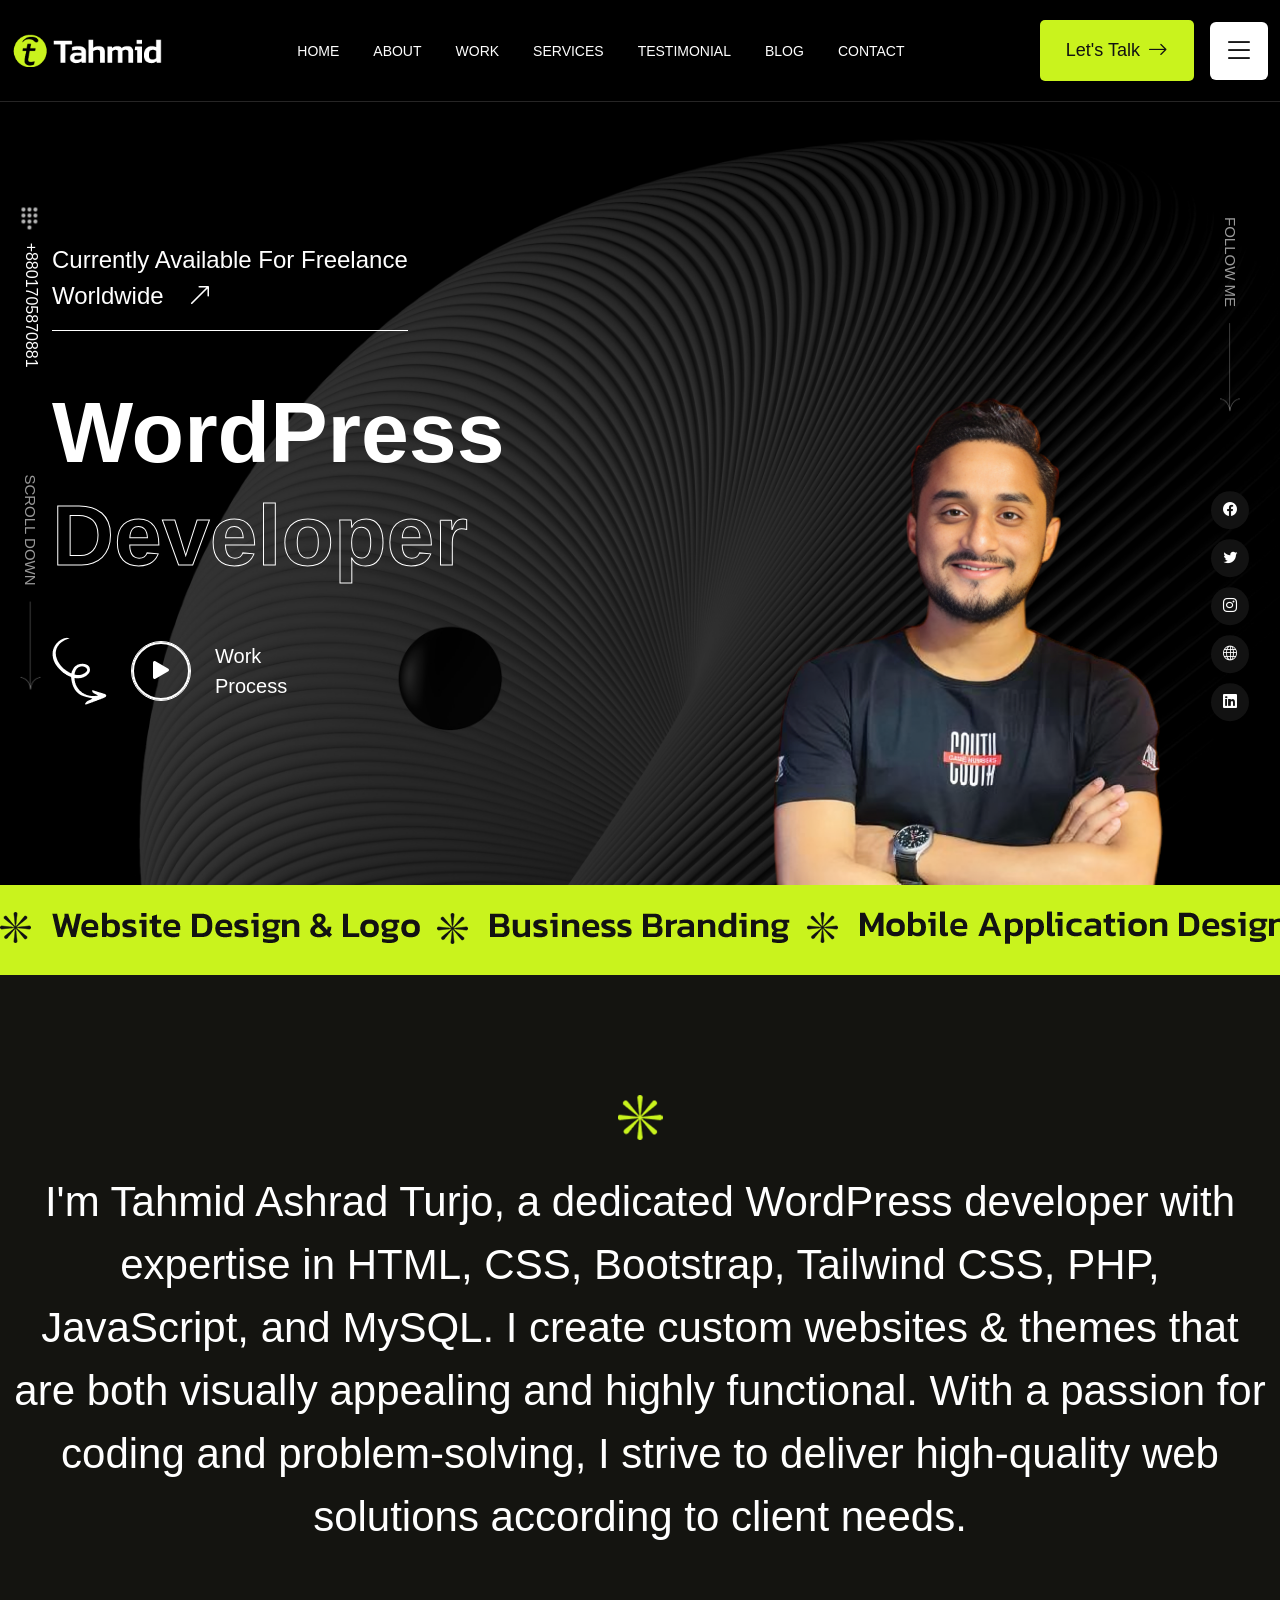
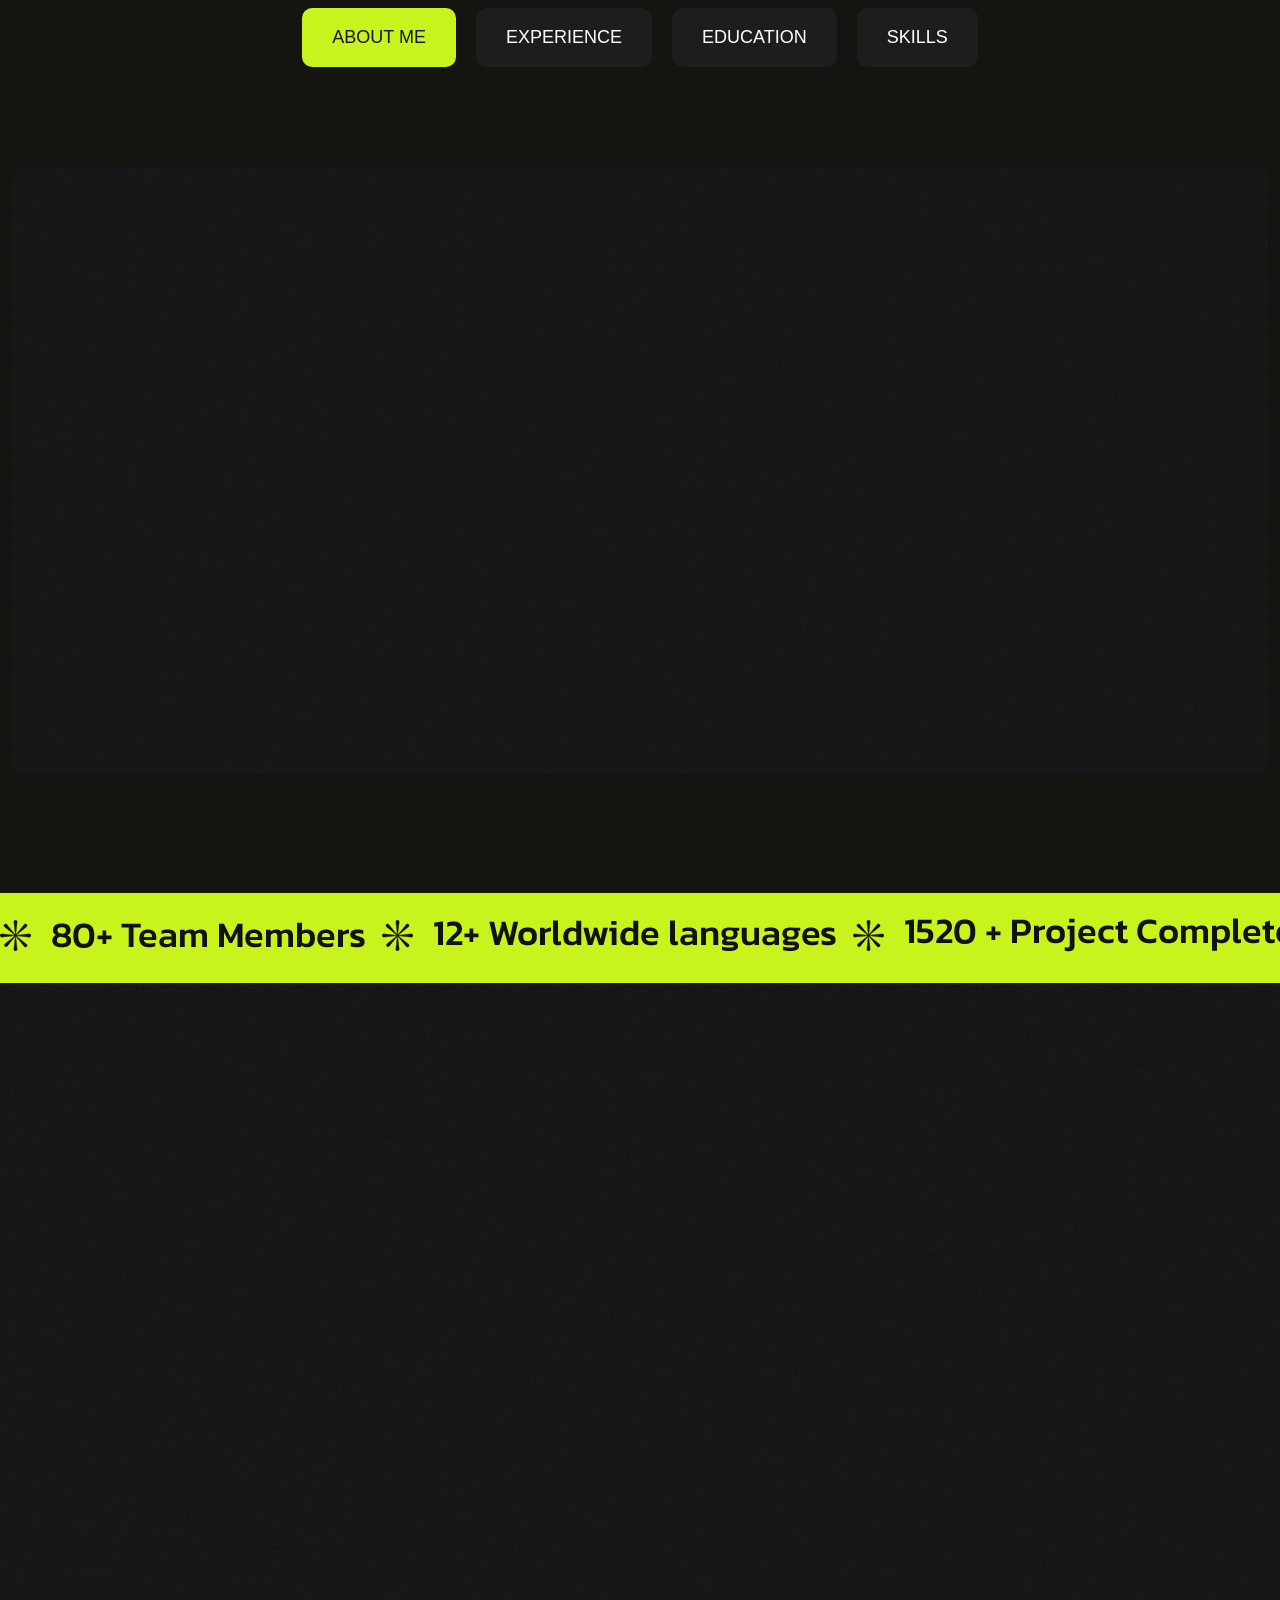
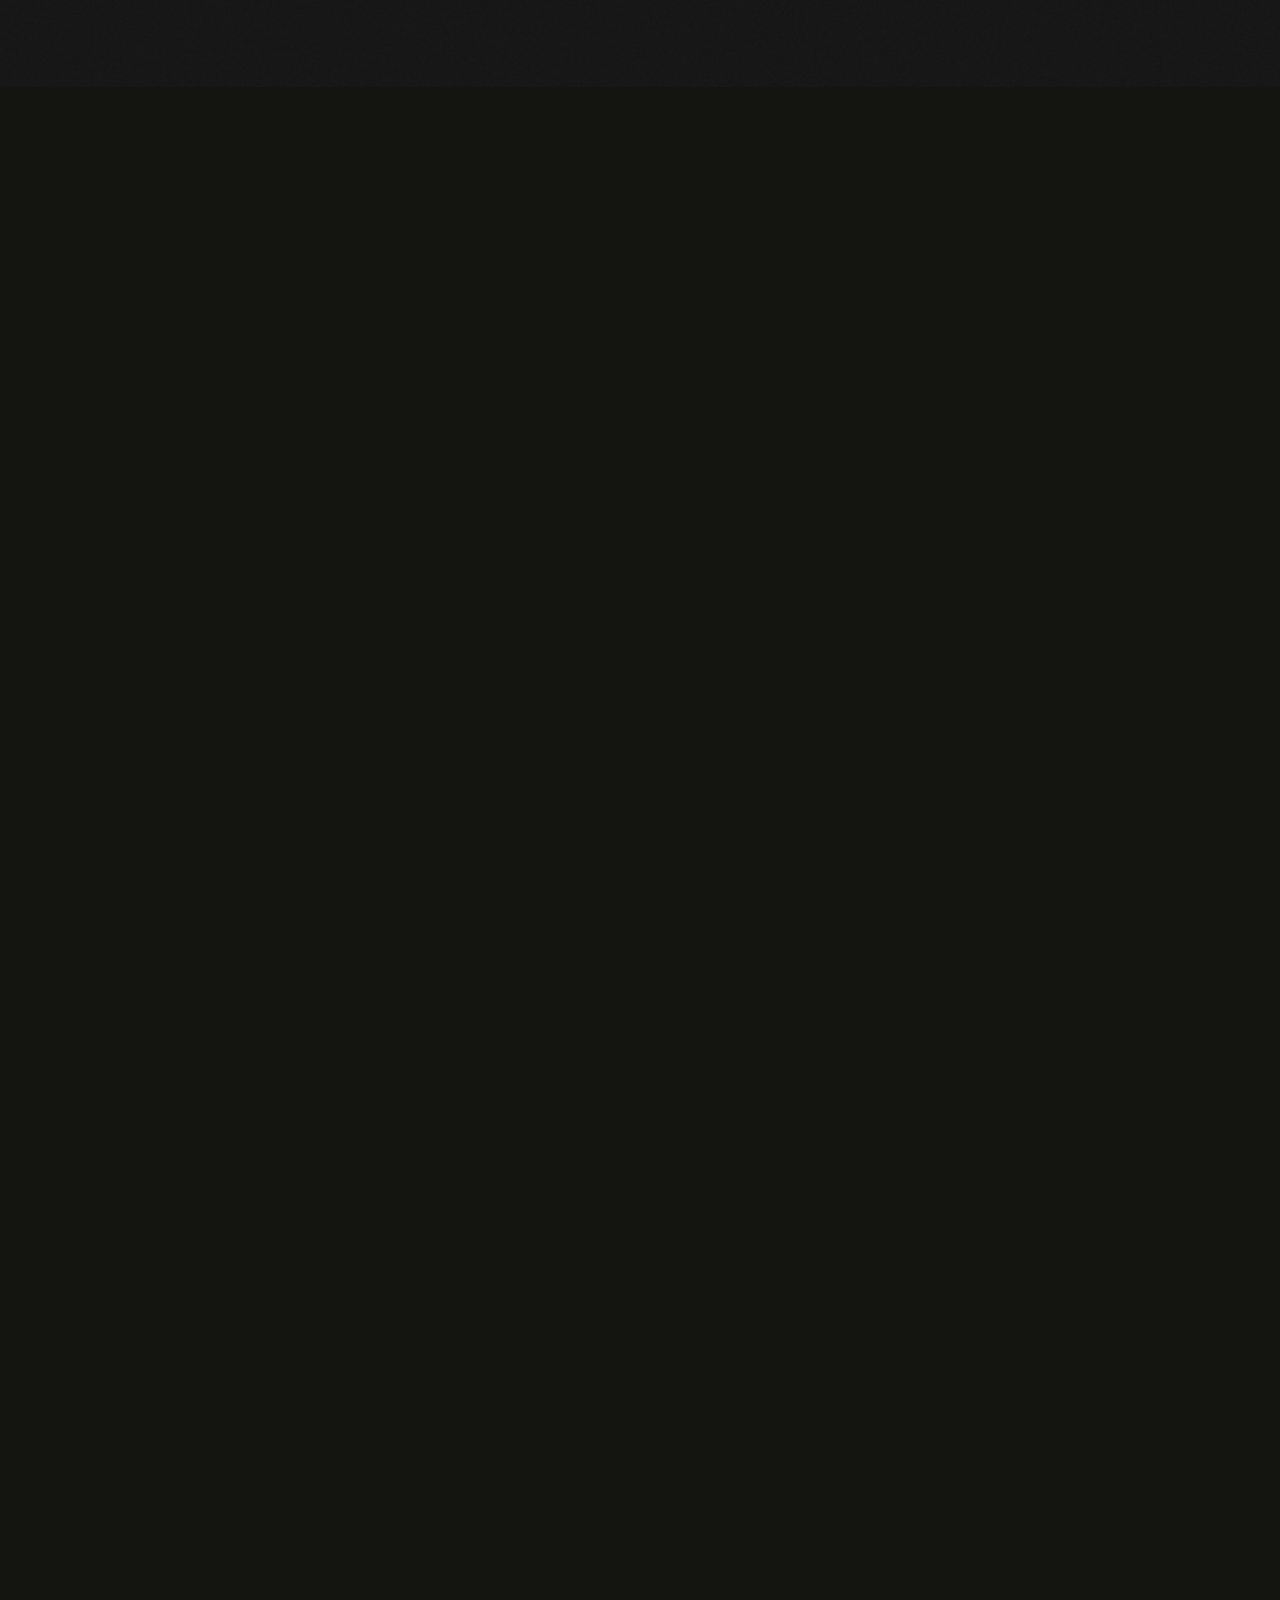
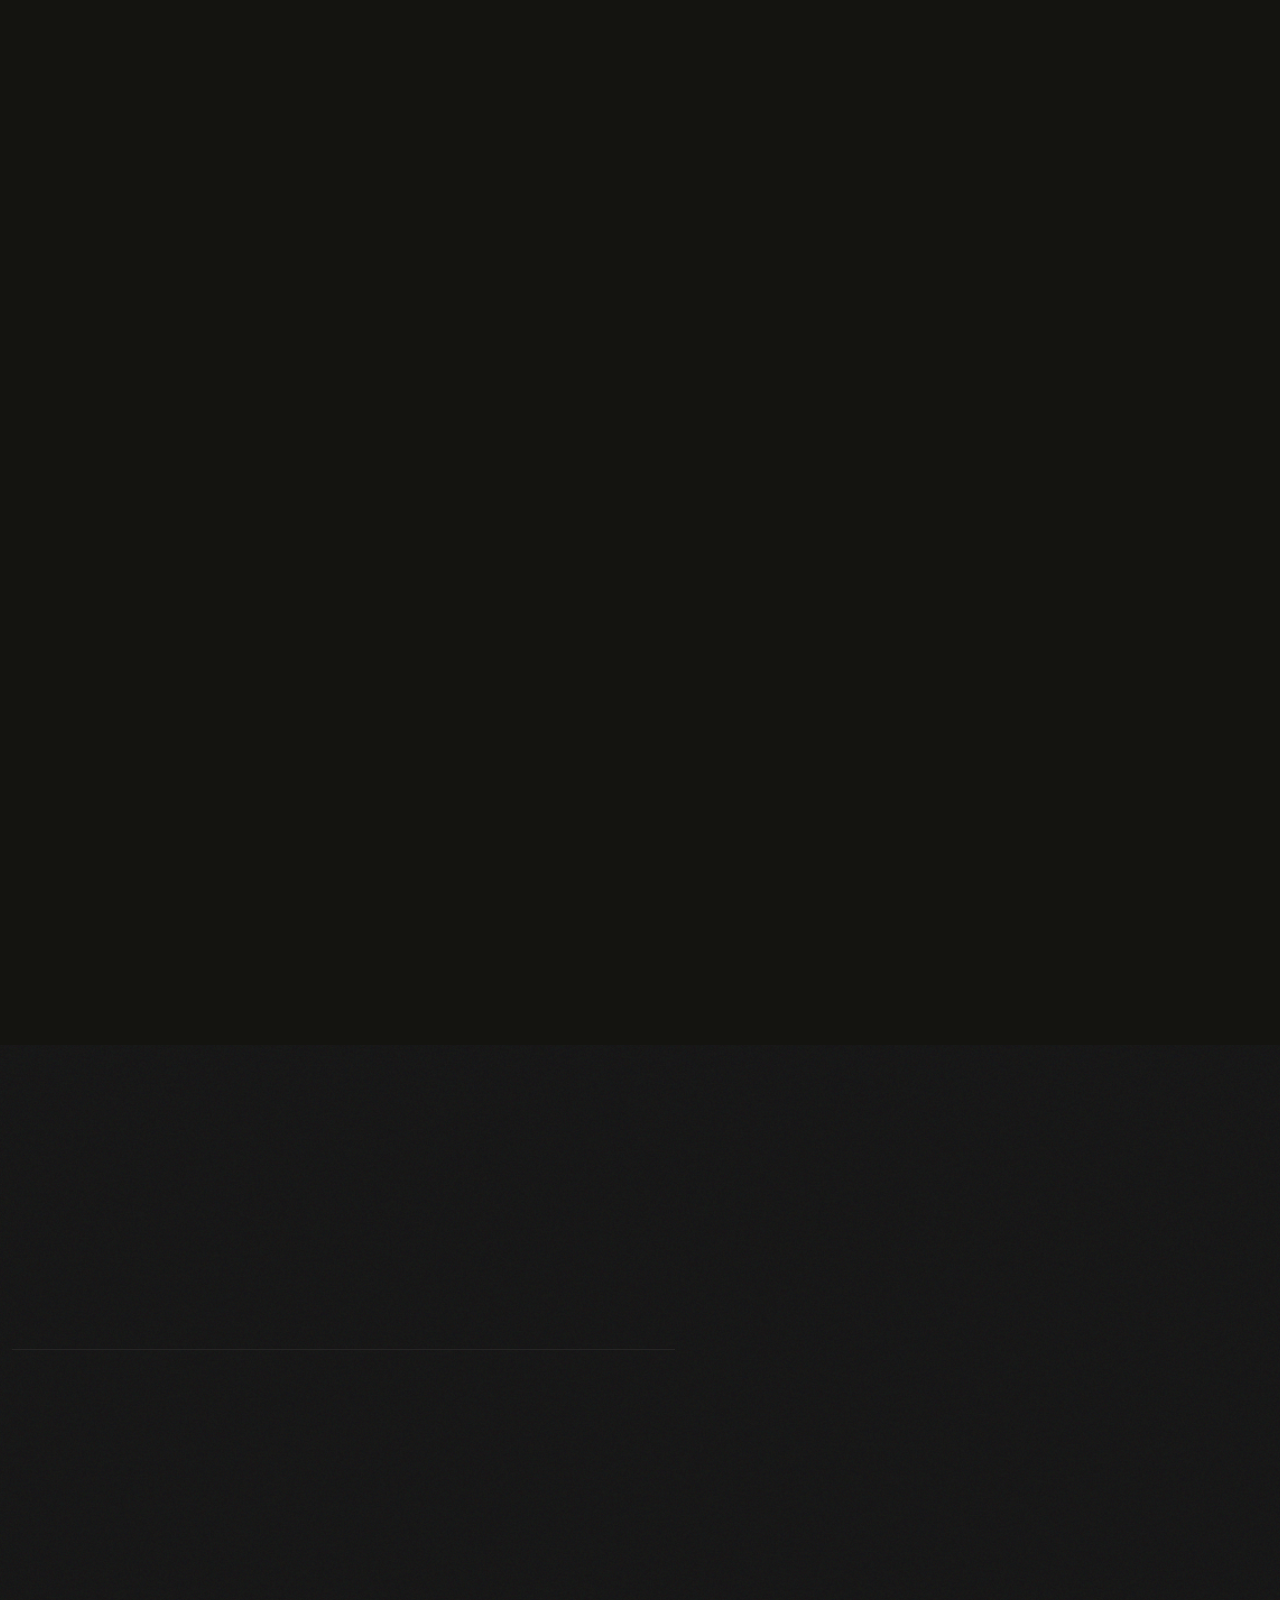
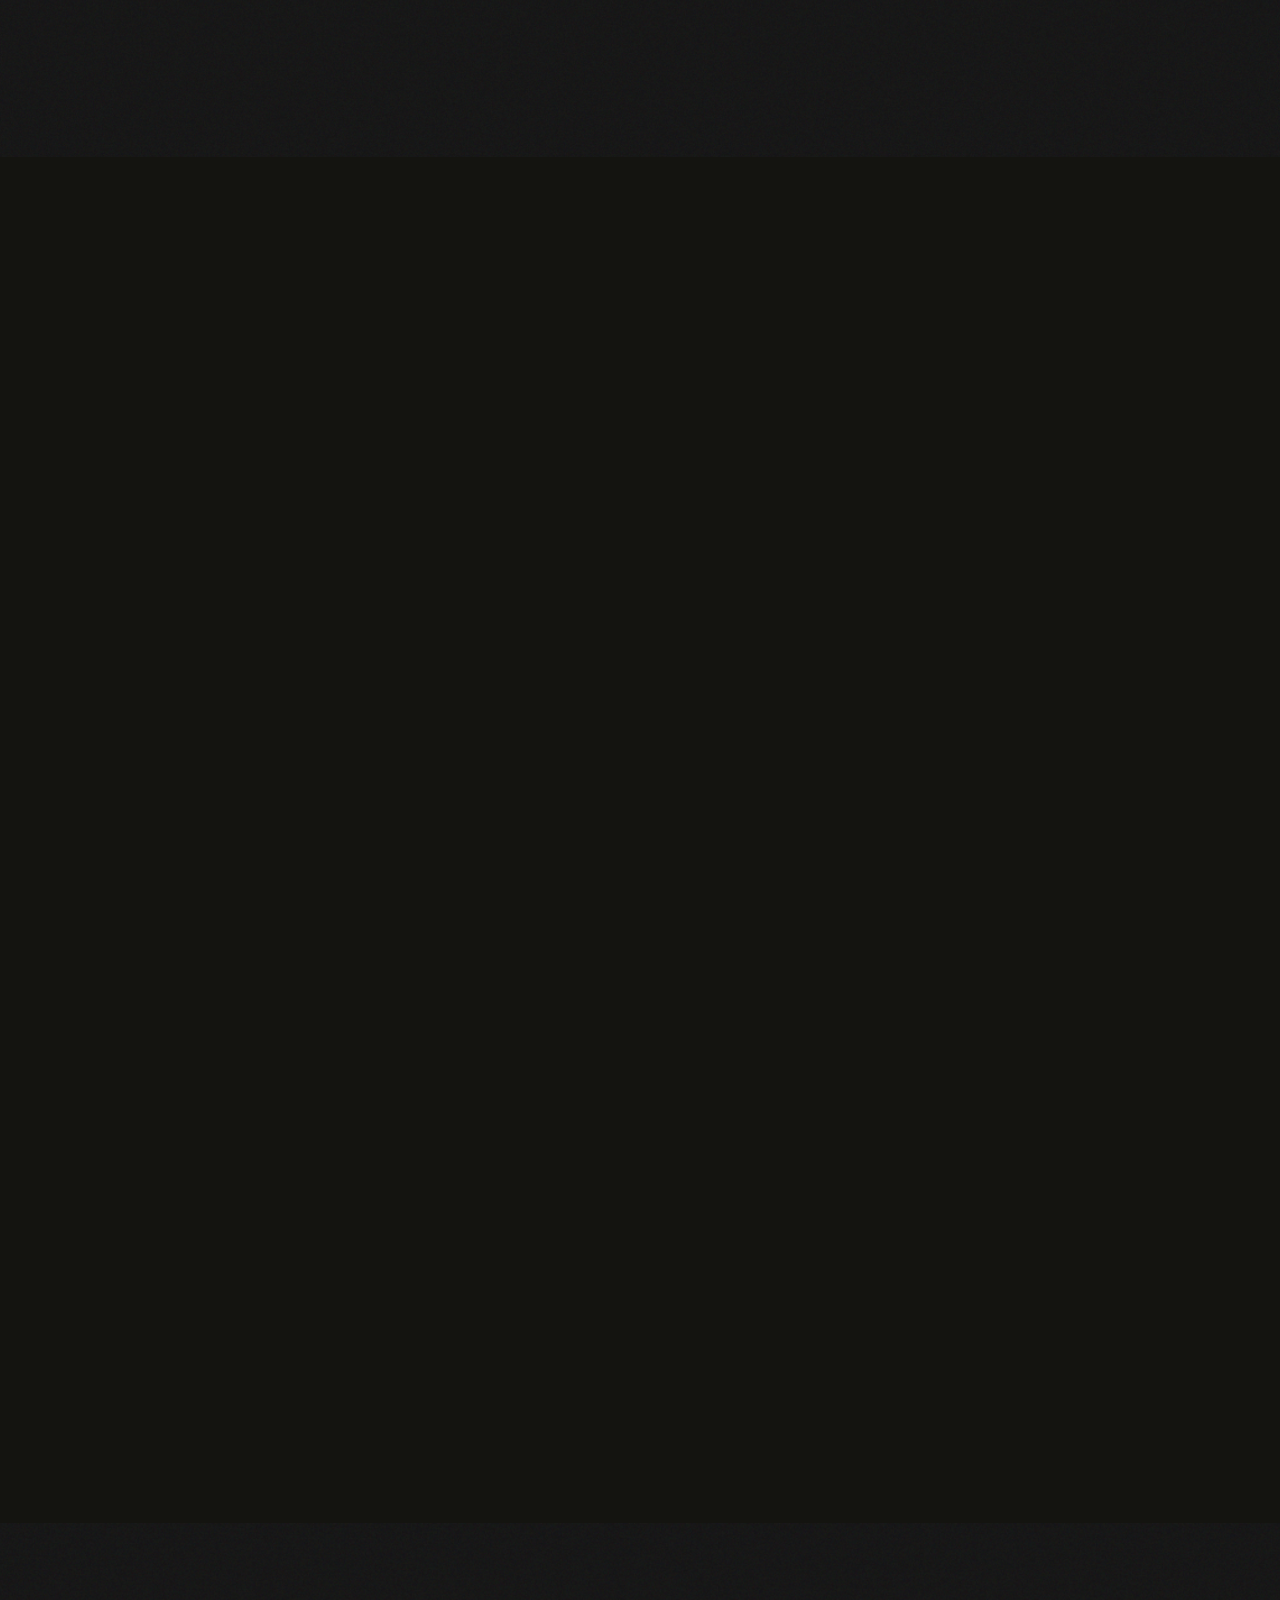
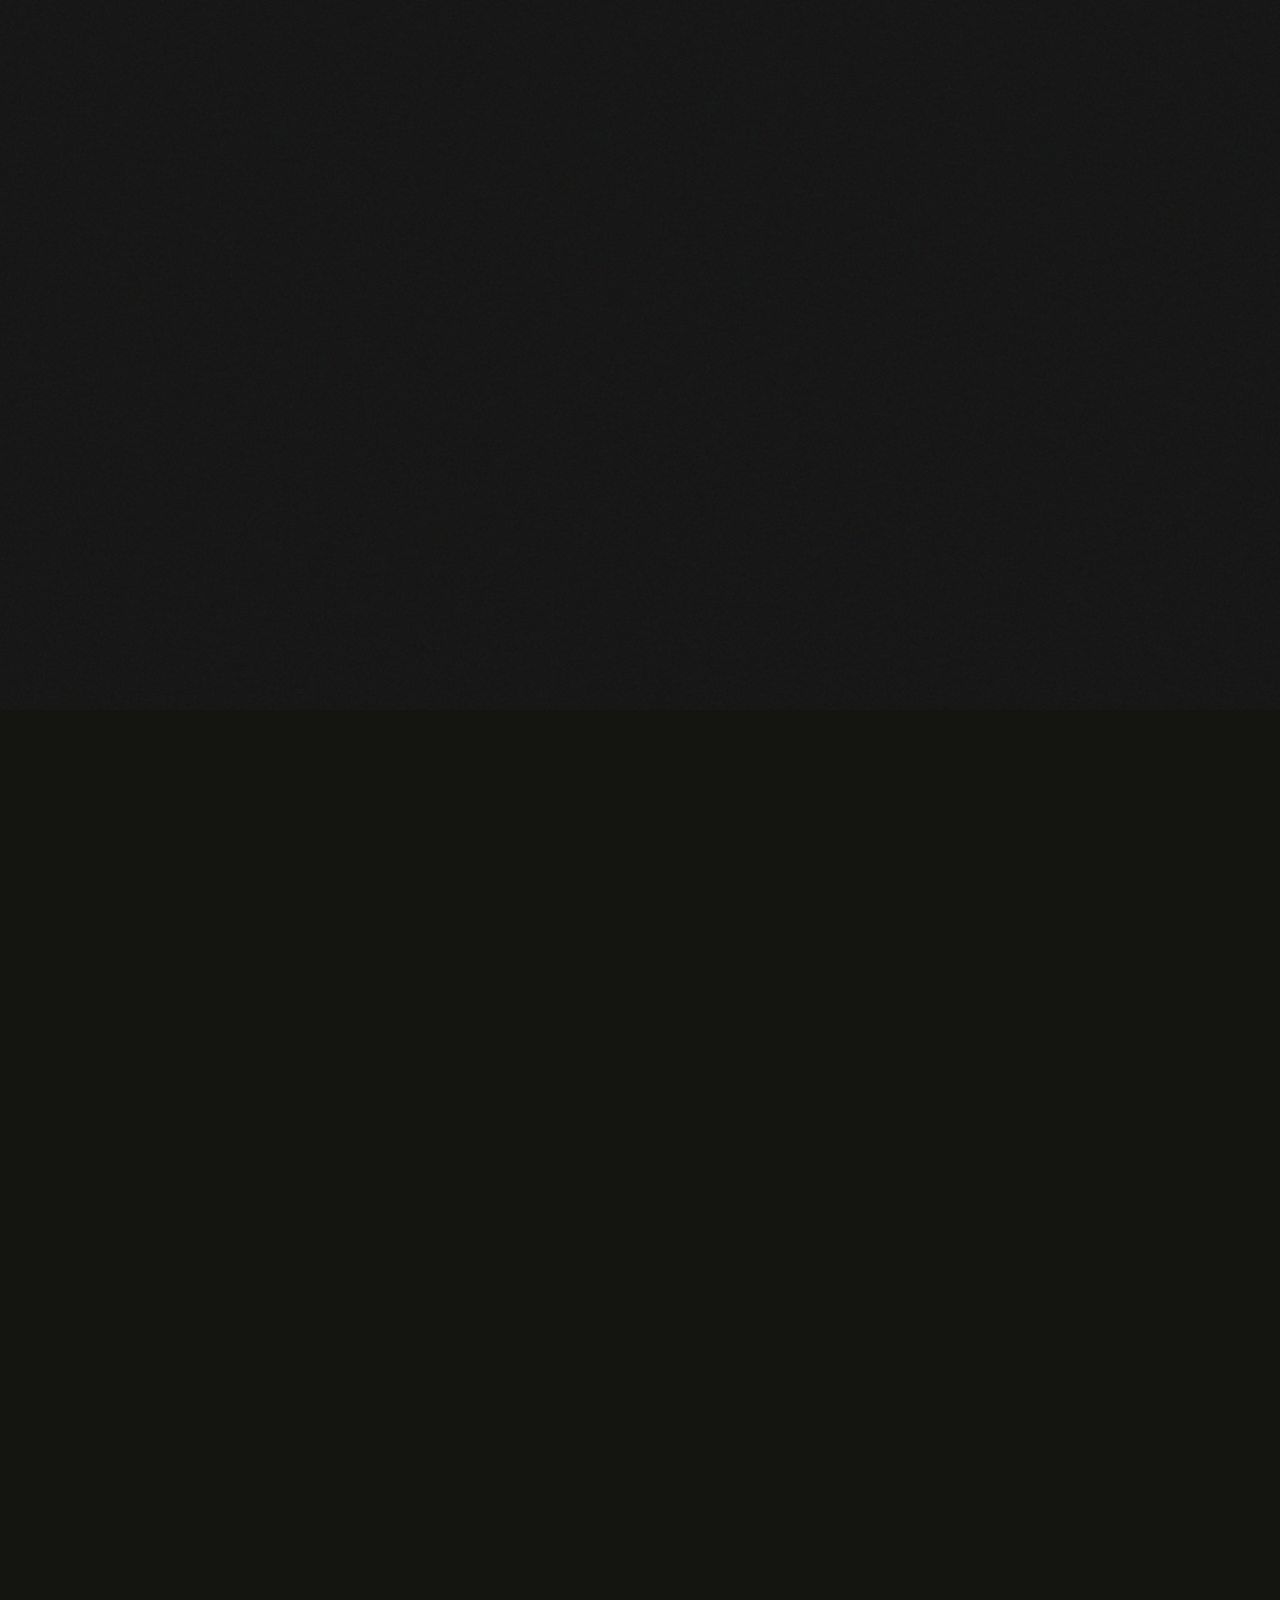
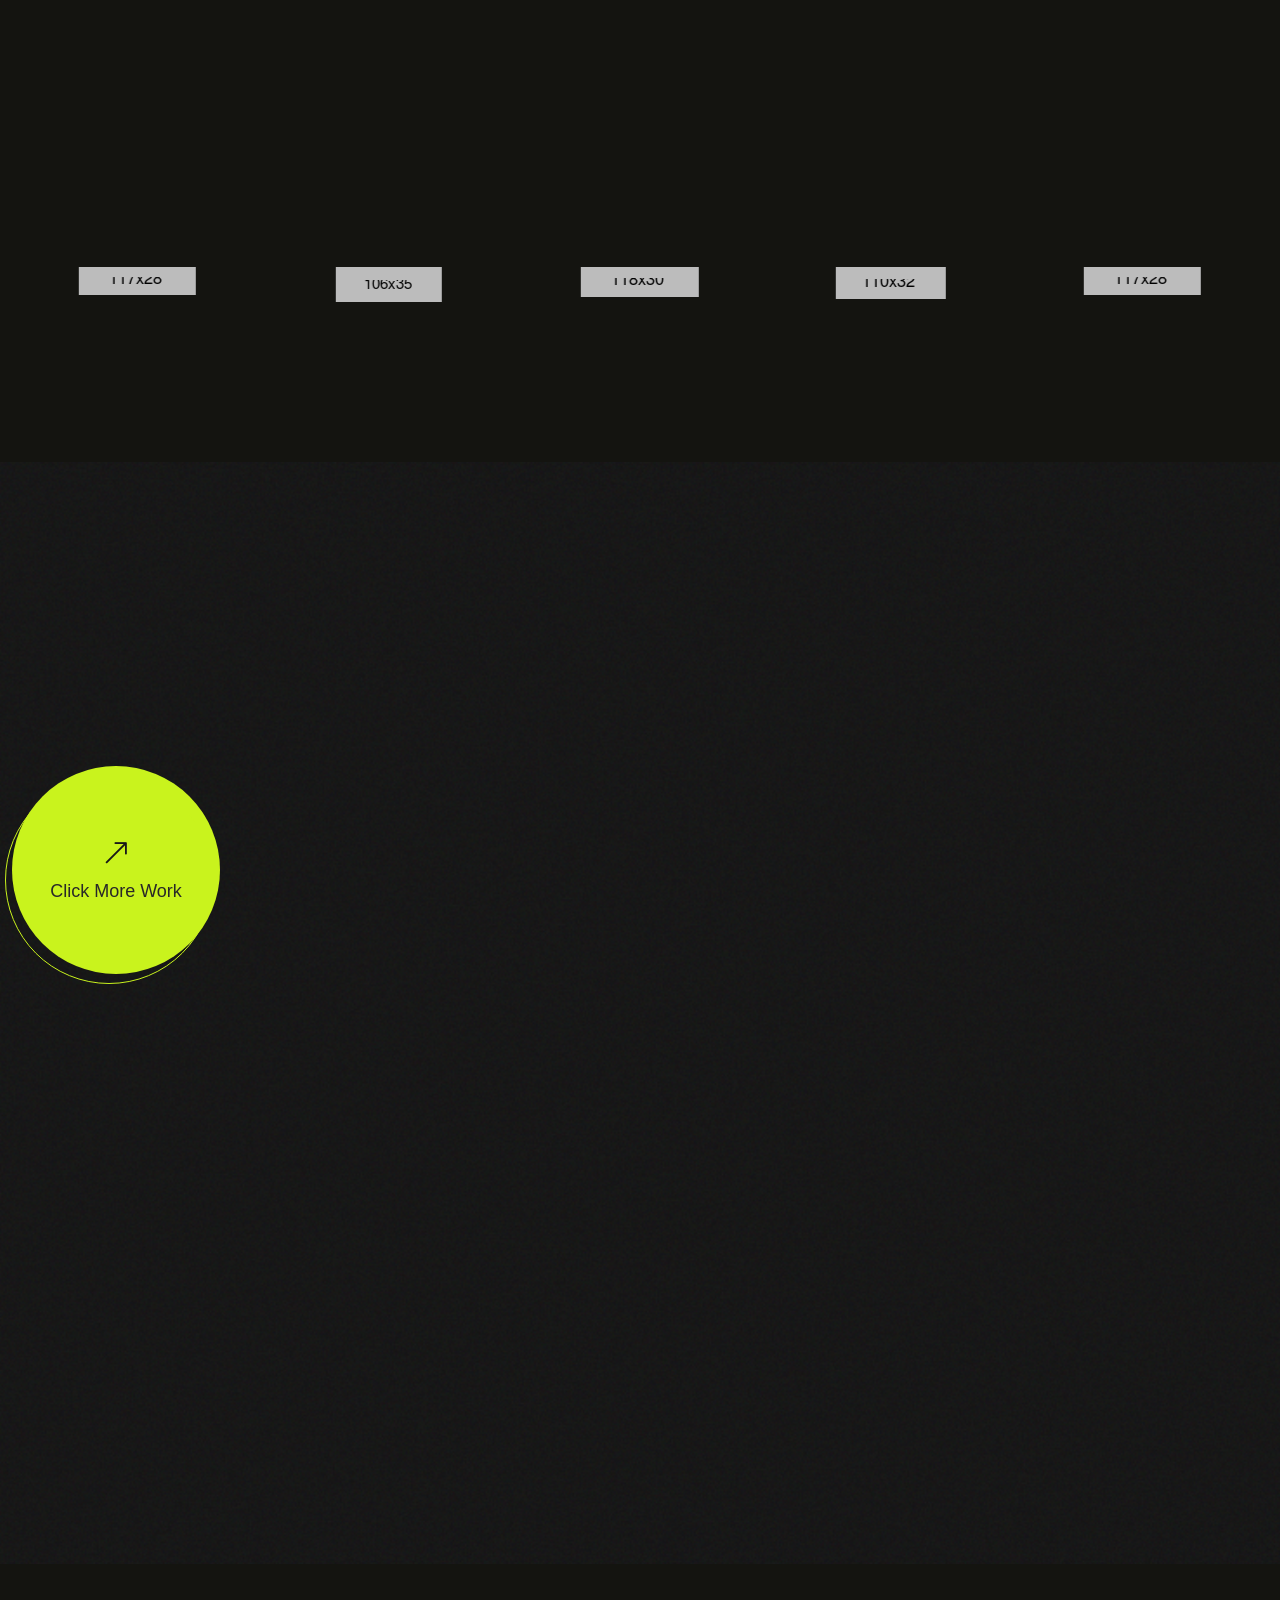
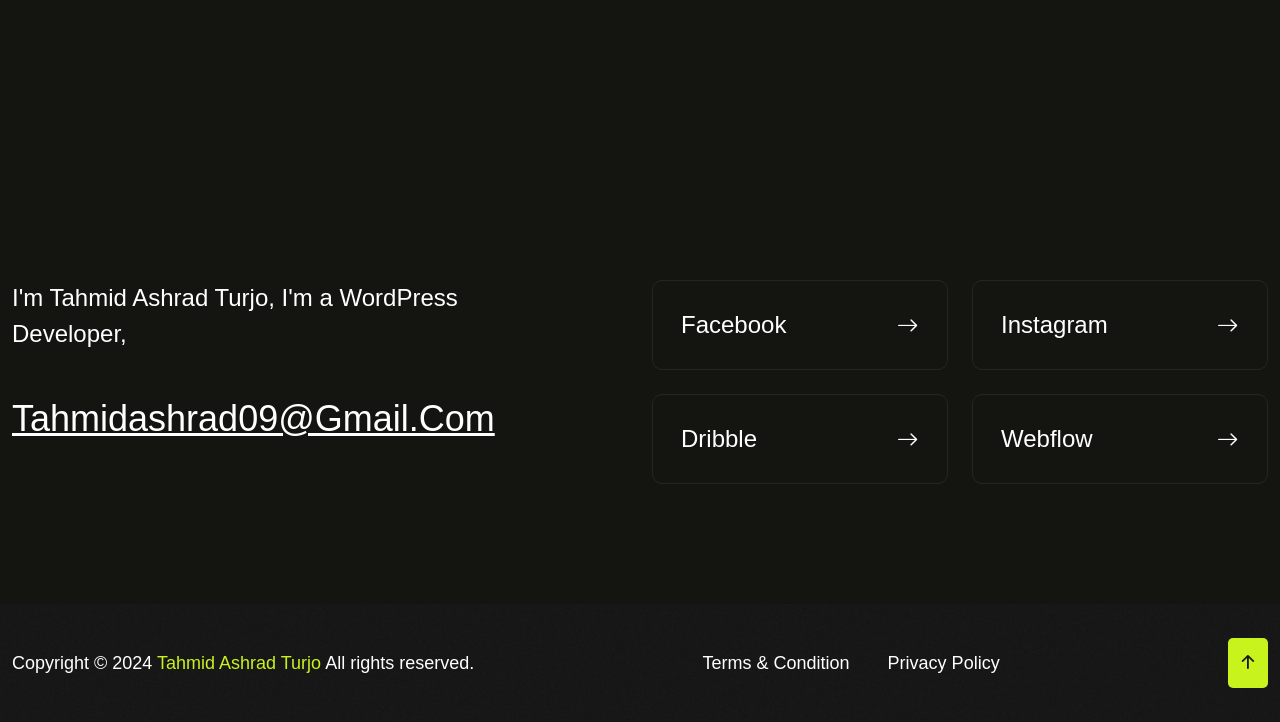
<file: index.html>
<!DOCTYPE html>
<html lang="en">
<head>
   <!--<< Required meta tags >>-->
   <meta charset="UTF-8">
   <meta http-equiv="X-UA-Compatible" content="IE=edge">
   <meta name="viewport" content="width=device-width, initial-scale=1.0">
   <!--<< Title >>-->
   <title>Tahmid Ashrad Turjo</title>
   <!--<< Favcion >>-->
   <link rel="shortcut icon" href="assets/img/logo/favicon.png">
   <!--<< Bootstrap min.css >>-->
   <link rel="stylesheet" href="assets/css/bootstrap.min.css">
   <!--<< Aos animation css >>-->
   <link rel="stylesheet" href="assets/css/aos.css">
   <!--<< Main.css >>-->
   <link rel="stylesheet" href="assets/css/main.css">
</head>
<body>

<!--<< Preloader >>-->
<div class="preloader__matias">
   <div class="box text-center">
      <div class="matias mb-10">
         <img src="assets/img/banner/banner-man.png" alt="img">
      </div>
      <span class="fz-30 mati fw-600 text-uppercase">
         Tahmid
      </span>
   </div>
</div>
<!--<< Preloader >>--> 
   


<!--<< banner >>-->
<section class="banner__section">
   <!--<< Header v-1 >>-->
   <header class="header-section">
      <div class="container">
         <div class="header-wrapper">
            <div class="main__logo">
               <a href="index.html" class="logo">
                  <img src="assets/img/logo/logo.png" alt="logo">
               </a>
            </div>
            <ul class="main-menu">
               <li>
                  <a href="index.html">
                     Home
                  </a>
               </li>
               <li>
                  <a href="#about">
                     About
                  </a>
               </li>
               <li>
                  <a href="#prot">
                     Work
                  </a>
               </li>
               <li>
                  <a href="#services">
                     Services
                  </a>
                  <ul class="sub-menu">
                     <li>
                        <a href="service.html">
                           Service
                        </a>
                     </li>
                     <li>
                        <a href="service-details.html">
                           Service Details
                        </a>
                     </li>
                  </ul>
               </li>
               <li>
                  <a href="#testi">
                     Testimonial
                  </a>
               </li>
               <li>
                  <a href="javascript:void(0)">
                     Blog 
                  </a>
                  <ul class="sub-menu">
                     <li class="subtwohober">
                        <a href="blog.html">Blog</a>
                     </li>
                     <li><a href="blog-details.html">Blog Details</a></li>
                  </ul>
               </li>
               <li>
                  <a href="contact.html">
                     Contact
                  </a>
               </li>
            </ul>
            <div class="menu__components d-flex align-items-center">
               <a href="contact.html" class="d-flex fw-500 cmn--btn align-items-center gap-2">
                  <span class="get__text">
                     Let's Talk
                  </span>
                  <span>
                     <i class="bi bi-arrow-right fz-20"></i>                       
                  </span>
               </a>
               <div class="header-bar d-lg-none">
                  <span></span>
                  <span></span>
                  <span></span>
               </div>
               <div class="remove__click">
                  <i class="bi bi-list"></i>
               </div>
            </div>
         </div>
      </div>
   </header>
   <!--<< Header v-1 >>-->
   <div class="container">
      <div class="row g-4">
         <div class="col-lg-8">
            <div class="banner__content">
               <a href="#0" class="bn__currently">
                  <span class="d-block">
                     Currently available for freelance 
                  </span>
                  <span class="d-flex gap-4 align-items-center">
                     worldwide
                     <i class="bi bi-arrow-up-right"></i>
                  </span>
               </a>
               <h1>
                 <span class="hone">WordPress</span>
                  <span class="d-block designers" data-text="Developer">Developer</span>
               </h1>
               <div class="video__area">
                  <img src="assets/img/banner/bn-arrow.png" class="vid__arrow" alt="img">
                  <a href="https://www.youtube.com/watch?v=zFuJgOiUEso&amp;ab_channel=SujithRajendran" class="video__80 video-btn">
                     <i class="bi bi-play-fill"></i>
                  </a>
                  <span class="proces">
                     Work
                     Process
                  </span>
               </div>
            </div>
         </div>
         <div class="col-lg-4">
            <div class="banner__thumb" data-aos="fade-up-right" data-aos-duration="300">
               <img src="assets/img/banner/banner-man.png" alt="man-img">
            </div>
         </div>
      </div>
   </div>
   <div class="banner__leftinfo">
      <div class="left__infomobile">
         <a href="#0">
            <img src="assets/img/banner/dial.png" alt="img">
         </a>
         <a href="#0">
            +8801705870881
         </a>
      </div>
      <div class="right__infoscroll">
         <a href="#prot" class="scroll">
            scroll down
         </a>
         <a href="#prot" class="scroll__bar">
            <img src="assets/img/banner/scroll-down.png" alt="img">
         </a>
      </div>
   </div>
   <div class="banner__rightinfo">
      <div class="right__infoscroll">
         <a href="#0" class="scroll">
            Follow Me
         </a>
         <a href="#0" class="scroll__bar">
            <img src="assets/img/banner/scroll-down.png" alt="img">
         </a>
      </div>
      <div class="banner__xlsocial">
         <ul class="banner__soci d-grid justify-content-center">
            <li>
               <a href="#0">
                  <i class="bi bi-facebook"></i>
               </a>
            </li>
            <li>
               <a href="#0">
                  <i class="bi bi-twitter"></i>
               </a>
            </li>
            <li>
               <a href="#0">
                  <i class="bi bi-instagram"></i>
               </a>
            </li>
            <li>
               <a href="#0">
                  <i class="bi bi-globe"></i>
               </a>
            </li>
            <li>
               <a href="#0">
                  <i class="bi bi-linkedin"></i>
               </a>
            </li>
         </ul>
      </div>
   </div>
</section>
<!--<< banner >>-->

<!--<< text slide v1 >>-->
<div class="marquee-wrapper text-slider">
   <div class="marquee-inner to-left">
       <ul class="marqee-list d-flex">
           <li class="marquee-item">
               <img src="assets/img/banner/ts1.png" alt="text-slide"> <span class="stroke-text"><img src="assets/img/banner/ts2.png" alt="text-slide"></span>
               <img src="assets/img/banner/ts3.png" alt="text-slide"> <span class="stroke-text"><img src="assets/img/banner/ts4.png" alt="text-slide"></span>
               <img src="assets/img/banner/ts1.png" alt="text-slide"> <span class="stroke-text"><img src="assets/img/banner/ts2.png" alt="text-slide"></span>
               <img src="assets/img/banner/ts3.png" alt="text-slide"> <span class="stroke-text"><img src="assets/img/banner/ts4.png" alt="text-slide"></span>
               <img src="assets/img/banner/ts1.png" alt="text-slide"> <span class="stroke-text"><img src="assets/img/banner/ts2.png" alt="text-slide"></span>
               <img src="assets/img/banner/ts3.png" alt="text-slide"> <span class="stroke-text"><img src="assets/img/banner/ts4.png" alt="text-slide"></span>
           </li>
       </ul>
   </div>
</div>
<!--<< text slide v1 >>-->

<!--<< about personal >>-->
<section class="about__section pt-120 pb-120" id="about">
   <div class="container">
      <div class="personal__head text-center">
         <img src="assets/img/about/section-star.png" class="mb-30" alt="star">
         <p class="descrp">
            I'm Tahmid Ashrad Turjo, a dedicated WordPress developer with expertise in HTML, CSS, Bootstrap, Tailwind CSS, PHP, JavaScript, and MySQL. I create custom websites & themes that are both visually appealing and highly functional. With a passion for coding and problem-solving, I strive to deliver high-quality web solutions according to client needs.
         </p>
      </div>
      <div class="singletab">
         <ul class="tablinks">
             <li class="nav-links active">
                 <button class="tablink">About Me</button>
             </li>
             <li class="nav-links">
                 <button class="tablink">Experience</button>
             </li>
             <li class="nav-links">
                 <button class="tablink">Education</button>
             </li>
             <li class="nav-links">
                 <button class="tablink">Skills</button>
             </li>
         </ul>
         <div class="tabcontents">
             <div class="tabitem active">
               <div class="about__v1wrap">
                  <div class="row g-4 align-items-lg-start align-items-center">
                     <div class="col-lg-5">
                        <div class="about__onethumb" data-aos="zoom-in" data-aos-duration="500">
                           <img src="assets/img/about/personal-infothumb.png" alt="img">
                        </div>
                     </div>
                     <div class="col-lg-7">
                        <div class="about__onecontent">
                           <h2 class="h2-head" data-aos="fade-up"
                           data-aos-duration="500">
                              Personal Info
                           </h2>
                           <p class="p-descrip" data-aos="fade-up"
                           data-aos-duration="500">
                           As a developer, I dream of creating seamless digital experiences that empower businesses and users alike. My goal is to turn innovative ideas into intuitive, high-performance websites.
                           </p>
                           <div class="about__contactwrap">
                              <div class="row g-4">
                                 <div class="col-xxl-6 col-xl-6 col-lg-12 col-md-6" data-aos="zoom-in">
                                    <div class="abox">
                                       <div class="about__contbox__item">
                                          <span class="ptext fz-18 mb-20 d-block">
                                             Email
                                          </span>
                                          <a href="#0">
                                             tahmidashrad09@gmail.com
                                          </a>
                                       </div>
                                    </div>
                                 </div>
                                 <div class="col-xxl-6 col-xl-6 col-lg-12 col-md-6" data-aos="zoom-in">
                                    <div class="abox">
                                       <div class="about__contbox__item">
                                          <span class="ptext fz-18 mb-20 d-block">
                                             Phone
                                          </span>
                                          <a href="#0">
                                             +8801705870881
                                          </a>
                                       </div>
                                    </div>
                                 </div>
                                 <div class="col-xxl-6 col-xl-6 col-lg-12 col-md-6" data-aos="zoom-in">
                                    <div class="abox">
                                       <div class="about__contbox__item">
                                          <span class="ptext fz-18 mb-20 d-block">
                                             Address
                                          </span>
                                          <a href="#0">
                                             Victoria Street London,
                                          </a>
                                       </div>
                                    </div>
                                 </div>
                                 <div class="col-xxl-6 col-xl-6 col-lg-12 col-md-6" data-aos="zoom-in">
                                    <div class="abox">
                                       <div class="about__contbox__item">
                                          <span class="ptext fz-18 mb-20 d-block">
                                             Follow
                                          </span>
                                          <ul class="d-flex align-items-center gap-2 gap-xl-4">
                                             <li>
                                                <a href="#0">
                                                   <i class="bi bi-facebook"></i>
                                                </a>
                                             </li>
                                             <li>
                                                <a href="#0">
                                                   <i class="bi bi-twitter"></i>
                                                </a>
                                             </li>
                                             <li>
                                                <a href="#0">
                                                   <i class="bi bi-instagram"></i>
                                                </a>
                                             </li>
                                             <li>
                                                <a href="#0">
                                                   <i class="bi bi-globe"></i>
                                                </a>
                                             </li>
                                             <li>
                                                <a href="#0">
                                                   <i class="bi bi-linkedin"></i>
                                                </a>
                                             </li>
                                          </ul>
                                       </div>
                                    </div>
                                 </div>
                              </div>
                           </div>
                        </div>
                     </div>
                  </div>
               </div>
             </div>
             <div class="tabitem">
               <div class="about__v1wrap">
                  <div class="row g-4 align-items-lg-start align-items-center">
                     <div class="col-lg-5">
                        <div class="about__onethumb">
                           <img src="assets/img/about/personal-infothumb.png" alt="img">
                        </div>
                     </div>
                     <div class="col-lg-7">
                        <div class="about__onecontent">
                           <h2>
                              My Experience
                           </h2>
                           <p>
                              Hands-on experience in crafting dynamic websites using WordPress and custom coding. Passionate about turning complex ideas into smooth, user-friendly online experiences.
                           </p>
                           <div class="exprience__box mt-30">
                              <div class="exri__item">
                                 <span class="fz-18 fw-500 base">
                                    In 2022
                                 </span>
                                 <div class="expri__cont">
                                    <h4 class="mb-15 text-white">
                                       Woked In Web solutions BD 
                                    </h4>
                                    <p class="fz-18 pra d-block">
                                       As An Elementor Expert
                                    </p>
                                 </div>
                              </div>
                              <div class="exri__item">
                                 <span class="fz-18 fw-500 base">
                                    From 2023 to 2025
                                 </span>
                                 <div class="expri__cont">
                                    <h4 class="mb-15 text-white">
                                       Working As In Techsolutions Plex LTD
                                    </h4>
                                    <p class="fz-18 pra d-block">
                                       As A Lead WordPress Developer
                                    </p>
                                 </div>
                              </div>
                              <div class="exri__item">
                                 <span class="fz-18 fw-500 base">
                                    From 2023 to 2025
                                 </span>
                                 <div class="expri__cont">
                                    <h4 class="mb-15 text-white">
                                       Working In Goojo Tech
                                    </h4>
                                    <p class="fz-18 pra d-block">
                                       As A WordPress Developer
                                    </p>
                                 </div>
                              </div>
                           </div>
                        </div>
                     </div>
                  </div>
               </div>
             </div>
             <div class="tabitem">
               <div class="about__v1wrap">
                  <div class="row g-4 align-items-lg-start align-items-center">
                     <div class="col-lg-5">
                        <div class="about__onethumb">
                           <img src="assets/img/about/personal-infothumb.png" alt="img">
                        </div>
                     </div>
                     <div class="col-lg-7">
                        <div class="about__onecontent">
                           <h2>
                              My Education
                           </h2>
                           <p>
                              Neque porro quisquam est, qui dolorem ipsum quia dolor sit consectetur, aliquam quaerats voluptatem. Ut enim ad minima veniam, exercitationem laboriosam, nisi ut aliquid ex ea autem velit esse quam nihil
                           </p>
                           <div class="exprience__box mt-30">
                              <div class="exri__item">
                                 <span class="fz-18 fw-500 base">
                                    2011-2013
                                 </span>
                                 <div class="expri__cont">
                                    <h4 class="mb-15 text-white">
                                       Programming Course
                                    </h4>
                                    <p class="fz-18 pra d-block">
                                       New York University
                                    </p>
                                 </div>
                              </div>
                              <div class="exri__item">
                                 <span class="fz-18 fw-500 base">
                                    2013-2016
                                 </span>
                                 <div class="expri__cont">
                                    <h4 class="mb-15 text-white">
                                       University of Design
                                    </h4>
                                    <p class="fz-18 pra d-block">
                                       Kingston, United States
                                    </p>
                                 </div>
                              </div>
                              <div class="exri__item">
                                 <span class="fz-18 fw-500 base">
                                    2016-2018
                                 </span>
                                 <div class="expri__cont">
                                    <h4 class="mb-15 text-white">
                                       Web Design Course
                                    </h4>
                                    <p class="fz-18 pra d-block">
                                       New York University
                                    </p>
                                 </div>
                              </div>
                           </div>
                        </div>
                     </div>
                  </div>
               </div>
             </div>
             <div class="tabitem">
               <div class="about__v1wrap">
                  <div class="row g-4 align-items-lg-start align-items-center">
                     <div class="col-lg-5">
                        <div class="about__onethumb">
                           <img src="assets/img/about/personal-infothumb.png" alt="img">
                        </div>
                     </div>
                     <div class="col-lg-7">
                        <div class="about__onecontent">
                           <h2>
                              My Skills
                           </h2>
                           <p>
                              Neque porro quisquam est, qui dolorem ipsum quia dolor sit consectetur, aliquam quaerats voluptatem. Ut enim ad minima veniam, exercitationem laboriosam, nisi ut aliquid ex ea autem velit esse quam nihil
                           </p>
                           <div class="about__contactwrap">
                              <div class="row g-4">
                                 <div class="col-xxl-6 col-xl-6 col-lg-12 col-md-6">
                                    <div class="abox myskill__item">
                                       <div class="thumb">
                                          <img src="assets/img/about/figma.png" alt="img">
                                       </div>
                                       <div class="mys">
                                          <span class="ptext fz-18 mb-15 d-block">
                                             Figma
                                          </span>
                                          <h1 class="fw-600">
                                             90%
                                          </h1>
                                       </div>
                                    </div>
                                 </div>
                                 <div class="col-xxl-6 col-xl-6 col-lg-12 col-md-6">
                                    <div class="abox myskill__item">
                                       <div class="thumb">
                                          <img src="assets/img/about/word.png" alt="img">
                                       </div>
                                       <div class="mys">
                                          <span class="ptext fz-18 mb-15 d-block">
                                             Wordpress
                                          </span>
                                          <h1 class="fw-600">
                                             95%
                                          </h1>
                                       </div>
                                    </div>
                                 </div>
                                 <div class="col-xxl-6 col-xl-6 col-lg-12 col-md-6">
                                    <div class="abox myskill__item">
                                       <div class="thumb">
                                          <img src="assets/img/about/html.png" alt="img">
                                       </div>
                                       <div class="mys">
                                          <span class="ptext fz-18 mb-15 d-block">
                                             HTML
                                          </span>
                                          <h1 class="fw-600">
                                             85%
                                          </h1>
                                       </div>
                                    </div>
                                 </div>
                                 <div class="col-xxl-6 col-xl-6 col-lg-12 col-md-6">
                                    <div class="abox myskill__item">
                                       <div class="thumb">
                                          <img src="assets/img/about/boot.png" alt="img">
                                       </div>
                                       <div class="mys">
                                          <span class="ptext fz-18 mb-15 d-block">
                                             Bootstrap
                                          </span>
                                          <h1 class="fw-600">
                                             97%
                                          </h1>
                                       </div>
                                    </div>
                                 </div>
                              </div>
                           </div>
                        </div>
                     </div>
                  </div>
               </div>
             </div>
         </div>
     </div>
   </div>
</section>
<!--<< about personal >>-->

<!--<< text slide v2 >>-->
<div class="marquee-wrapper text-slider">
   <div class="marquee-inner to-right">
      <ul class="marqee-list d-flex">
            <li class="marquee-item">
                <img src="assets/img/banner/ts5.png" alt="text-slide"> <span class="stroke-text"><img src="assets/img/banner/ts6.png" alt="text-slide"></span>
                <img src="assets/img/banner/ts7.png" alt="text-slide"> <span class="stroke-text"><img src="assets/img/banner/ts8.png" alt="text-slide"></span>
                <img src="assets/img/banner/ts5.png" alt="text-slide"> <span class="stroke-text"><img src="assets/img/banner/ts6.png" alt="text-slide"></span>
                <img src="assets/img/banner/ts7.png" alt="text-slide"> <span class="stroke-text"><img src="assets/img/banner/ts8.png" alt="text-slide"></span>
                <img src="assets/img/banner/ts5.png" alt="text-slide"> <span class="stroke-text"><img src="assets/img/banner/ts6.png" alt="text-slide"></span>
                <img src="assets/img/banner/ts7.png" alt="text-slide"> <span class="stroke-text"><img src="assets/img/banner/ts8.png" alt="text-slide"></span>
            </li>
      </ul>
   </div>
</div>
<!--<< text slide v2 >>-->

<!--<< our aword >>-->
<section class="awoard__section">
   <div class="container">
      <div class="award__wraper table-responsive" data-aos="fade-up"
      data-aos-duration="2000">
         <table class="table w-100">
            <tbody>
               <tr>
                  <td>
                     <span class="table__title">
                        Our Awards
                     </span>
                  </td>
                  <td class="cusnoe">
                     
                  </td>
                  <td class="text-end">
                     <a href="#0" class="d-flex table__view justify-content-end align-items-center base gap-2">
                        <span>
                           View My Work
                        </span>
                        <i class="bi bi-arrow-right"></i>
                     </a>
                  </td>
                </tr>
              <tr>
                <td>Site Of The Day</td>
                <td>Css & Animation</td>
                <td class="text-end">2018</td>
              </tr>
              <tr>
               <td>Best Business Model</td>
               <td>New Strategy</td>
               <td class="text-end">2019</td>
             </tr>
             <tr>
               <td>Motion Graphic</td>
               <td>3D & Visual Effect</td>
               <td class="text-end">2020</td>
             </tr>
             <tr>
               <td>Video Design</td>
               <td>Css & Animation</td>
               <td class="text-end">2022</td>
             </tr>
            </tbody>
          </table>
      </div>
   </div>
</section>
<!--<< our aword >>-->

<!--<< project one >>-->
<section class="project__section pt-120 pb-120" id="prot">
   <div class="container">
      <div class="project__head text-center">
         <span class="common__sub" data-aos="fade-down"
         data-aos-duration="1000">
           Complete Project 
         </span>
         <h2 class="fw-500" data-aos="fade-down"
         data-aos-duration="2000">
            Look at my portfolio and give me 
            your feedback
         </h2>
      </div>
      <div class="row g-4">
         <div class="col-lg-6 col-md-6">
            <div class="project__wrapone">
               <div class="project__item cus__mb60" data-aos="fade-up"
         data-aos-duration="1000">
                  <a href="assets/img/project/pro1.png" class="thumb mb-30 imgc">
                     <img src="assets/img/project/pro1.png" alt="img">
                  </a>
                  <div class="content d-flex align-items-center justify-content-between gap-2">
                     <a href="protfolio.html" class="left__cont">
                        <span class="base mb-2 mb-xxl-3 d-block text-uppercase">
                           Product Design
                        </span>
                        <h3>
                           Brand Identity & Motion Design
                        </h3>
                     </a>
                     <a href="assets/img/project/pro1.png" class="common__icon imgc">
                        <i class="bi bi-arrow-up-right"></i>
                     </a>
                  </div>
               </div>
               <div class="project__item cus__mb60" data-aos="fade-up"
         data-aos-duration="1000">
                  <a href="assets/img/project/pro3.png" class="thumb mb-30 imgc">
                     <img src="assets/img/project/pro3.png" alt="img">
                  </a>
                  <div class="content d-flex align-items-center justify-content-between gap-2">
                     <a href="protfolio.html" class="left__cont">
                        <span class="base mb-2 mb-xxl-3 d-block text-uppercase">
                           Product Design
                        </span>
                        <h3>
                           Design & Branding Mokeup
                        </h3>
                     </a>
                     <a href="assets/img/project/pro3.png" class="common__icon imgc">
                        <i class="bi bi-arrow-up-right"></i>
                     </a>
                  </div>
               </div>
               <div class="project__item" data-aos="fade-up"
         data-aos-duration="1000">
                  <a href="assets/img/project/pro5.png" class="thumb mb-30 imgc">
                     <img src="assets/img/project/pro5.png" alt="img">
                  </a>
                  <div class="content d-flex align-items-center justify-content-between gap-2">
                     <a href="protfolio.html" class="left__cont">
                        <span class="base mb-2 mb-xxl-3 d-block text-uppercase">
                           Ui/ux Design
                        </span>
                        <h3>
                           Mobile Application Development
                        </h3>
                     </a>
                     <a href="assets/img/project/pro5.png" class="common__icon imgc">
                        <i class="bi bi-arrow-up-right"></i>
                     </a>
                  </div>
               </div>
            </div>
         </div>
         <div class="col-lg-6 col-md-6">
            <div class="project__wraptwo">
               <div class="project__item cus__mb60" data-aos="fade-up"
         data-aos-duration="2200">
                  <a href="assets/img/project/pro2.png" class="thumb mb-30 imgc">
                     <img src="assets/img/project/pro2.png" alt="img">
                  </a>
                  <div class="content d-flex align-items-center justify-content-between gap-2">
                     <a href="protfolio.html" class="left__cont">
                        <span class="base mb-2 mb-xxl-3 d-block text-uppercase">
                           Creative
                        </span>
                        <h3>
                           Paper & Book Covers Design
                        </h3>
                     </a>
                     <a href="assets/img/project/pro2.png" class="common__icon imgc">
                        <i class="bi bi-arrow-up-right"></i>
                     </a>
                  </div>
               </div>
               <div class="project__item cus__mb60" data-aos="fade-up"
         data-aos-duration="2200">
                  <a href="assets/img/project/pro4.png" class="thumb mb-30 imgc">
                     <img src="assets/img/project/pro4.png" alt="img">
                  </a>
                  <div class="content d-flex align-items-center justify-content-between gap-2">
                     <a href="protfolio.html" class="left__cont">
                        <span class="base mb-2 mb-xxl-3 d-block text-uppercase">
                           Design & Branding
                        </span>
                        <h3>
                           Creative Graphics Design
                        </h3>
                     </a>
                     <a href="assets/img/project/pro4.png" class="common__icon imgc">
                        <i class="bi bi-arrow-up-right"></i>
                     </a>
                  </div>
               </div>
               <div class="project__item" data-aos="fade-up"
         data-aos-duration="2200">
                  <a href="assets/img/project/pro6.png" class="thumb mb-30 imgc">
                     <img src="assets/img/project/pro6.png" alt="img">
                  </a>
                  <div class="content d-flex align-items-center justify-content-between gap-2">
                     <a href="protfolio.html" class="left__cont">
                        <span class="base mb-2 mb-xxl-3 d-block text-uppercase">
                           MOCKUP DESIGN
                        </span>
                        <h3>
                           Brand Identity & Motion Design
                        </h3>
                     </a>
                     <a href="assets/img/project/pro6.png" class="common__icon imgc">
                        <i class="bi bi-arrow-up-right"></i>
                     </a>
                  </div>
               </div>
            </div>
         </div>
      </div>
      <div class="custom__hover" >
         <a href="protfolio-details.html" class="hover__circle mauto" data-aos="zoom-out-down" data-aos-duration="2000">
            <span class="box">
               <i class="bi bi-arrow-up-right"></i>
               <span class="textmore"> 
                  Click More Work
               </span>
            </span>
         </a>
      </div>
   </div>
</section>
<!--<< project one >>-->

<!--<< project metting one >>-->
<section class="project__metting overhid pt-120 pb-120">
   <div class="container">
      <div class="row g-4 align-items-center">
        <div class="col-lg-7">
         <div class="pro__metting__content">
            <div class="project__head">
               <span class="common__sub" data-aos="fade-down" data-aos-duration="1000">
                 Need a Project? 
               </span>
               <h2 class="fw-500" data-aos="fade-down" data-aos-duration="1600">
                  Let's work together. fixed 
                  a meeting
               </h2>
            </div>
            <div class="about__contbox__item pb-30" data-aos="fade-up" data-aos-duration="1000">
               <span class="icon">
                  <i class="bi bi-envelope"></i>
               </span>
               <span class="box">
                  <span class="ptext fz-18 mb-1 d-block">
                     Email
                  </span>
                  <a href="#0">
                     davidmatias333@gmail.com
                  </a>
               </span>
            </div>
            <div class="about__contbox__item pb-30 pt-30" data-aos="fade-up" data-aos-duration="1500">
               <span class="icon">
                  <i class="bi bi-geo-alt"></i>
               </span>
               <span class="box">
                  <span class="ptext fz-18 mb-1 d-block">
                     Location
                  </span>
                  <a href="#0">
                     Victoria Street London, England
                  </a>
               </span>
            </div>
         </div>
        </div>
        <div class="col-lg-5">
            <div class="pro__mettingthumb" data-aos="zoom-in" data-aos-duration="2000">
               <img src="assets/img/project/project-need.png" alt="img">
            </div>
        </div>
      </div>
   </div>
</section>
<!--<< project metting one >>-->

<!--<< service >>-->
<section id="services" class="service__section overhid pt-120 pb-120">
   <div class="container">
      <div class="project__head text-center">
         <span class="common__sub" data-aos="fade-down" data-aos-duration="1000">
           Services That i Provide
         </span>
         <h2 class="fw-500" data-aos="fade-up" data-aos-duration="1200">
            My special service for your business 
            development
         </h2>
      </div>
      <div class="service__uniquewrap">
         <div class="service__unique__item pb-40 pt-40" data-aos="fade-up" data-aos-duration="1000">
            <div class="left__service">
               <div class="serial__adjust">
                  <span>
                     01
                  </span>
                  <div class="cont">
                     <h5>
                        Designer
                     </h5>
                     <h2>
                        <a href="service.html">
                           Illustration Design
                        </a>
                     </h2>
                  </div>
               </div>
               <p class="pra">
                  Duis aute irure dolor in reprehenderit in voluptate velit esse cillum dolore eu fugiat nulla pariatur. sunt in culpa qui officia deserunt mollit 
               </p>
            </div>
            <a href="service.html" class="common__icon">
               <i class="bi bi-arrow-up-right"></i>
            </a>
         </div>
         <div class="service__unique__item pb-40 pt-40" data-aos="fade-up" data-aos-duration="1200">
            <div class="left__service">
               <div class="serial__adjust">
                  <span>
                     02
                  </span>
                  <div class="cont">
                     <h5>
                        Branding
                     </h5>
                     <h2>
                        <a href="service.html">
                           Business Branding
                        </a>
                     </h2>
                  </div>
               </div>
               <p class="pra">
                  Duis aute irure dolor in reprehenderit in voluptate velit esse cillum dolore eu fugiat nulla pariatur. sunt in culpa qui officia deserunt mollit 
               </p>
           </div>
            <a href="service.html" class="common__icon">
               <i class="bi bi-arrow-up-right"></i>
            </a>
         </div>
         <div class="service__unique__item pb-40 pt-40" data-aos="fade-up" data-aos-duration="1400">
            <div class="left__service">
               <div class="serial__adjust">
                  <span>
                     03
                  </span>
                  <div class="cont">
                     <h5>
                        UI/UX Design
                     </h5>
                     <h2>
                        <a href="service.html">
                           Web UI/UX Design
                        </a>
                     </h2>
                  </div>
               </div>
               <p class="pra">
                  Duis aute irure dolor in reprehenderit in voluptate velit esse cillum dolore eu fugiat nulla pariatur. sunt in culpa qui officia deserunt mollit 
               </p>
           </div>
            <a href="service.html" class="common__icon">
               <i class="bi bi-arrow-up-right"></i>
            </a>
         </div>
         <div class="service__unique__item pb-40 pt-40" data-aos="fade-up" data-aos-duration="1600">
            <div class="left__service">
               <div class="serial__adjust">
                  <span>
                     04
                  </span>
                  <div class="cont">
                     <h5>
                       Web Design
                     </h5>
                     <h2>
                        <a href="service.html">
                           Application Design
                        </a>
                     </h2>
                  </div>
               </div>
               <p class="pra">
                  Duis aute irure dolor in reprehenderit in voluptate velit esse cillum dolore eu fugiat nulla pariatur. sunt in culpa qui officia deserunt mollit 
               </p>
           </div>
            <a href="service.html" class="common__icon">
               <i class="bi bi-arrow-up-right"></i>
            </a>
         </div>
         <div class="service__unique__item pb-40 pt-40" data-aos="fade-up" data-aos-duration="1800">
            <div class="left__service">
               <div class="serial__adjust">
                  <span>
                     05
                  </span>
                  <div class="cont">
                     <h5>
                        SEO Analytics
                     </h5>
                     <h2>
                        <a href="service.html">
                           Digital Marketing
                        </a>
                     </h2>
                  </div>
               </div>
               <p class="pra">
                  Duis aute irure dolor in reprehenderit in voluptate velit esse cillum dolore eu fugiat nulla pariatur. sunt in culpa qui officia deserunt mollit 
               </p>
           </div>
            <a href="service.html" class="common__icon">
               <i class="bi bi-arrow-up-right"></i>
            </a>
         </div>
      </div>
   </div>
</section>
<!--<< service >>-->

<!--<< process >>-->
<section class="process__section pt-120 pb-120">
   <div class="container">
      <div class="project__head text-center">
         <span class="common__sub" data-aos="fade-down" data-aos-duration="1000">
           Working Process 
         </span>
         <h2 class="fw-500" data-aos="fade-up" data-aos-duration="1000">
            Your dream website in just 
           <span class="d-block">
            few steps
           </span>
         </h2>
      </div>
      <div class="row g-4">
        <div class="col-lg-4 col-md-6 col-sm-6" data-aos="flip-up" data-aos-duration="500">
         <div class="process__item">
            <h2 class="white mb-24">
               Concept
            </h2>
            <p class="mb-30 pra fz-18">
               Nemo enim ipsam voluptatem voluptas sit aspernatur aut odit aut fugit, 
            </p>
            <ul>
               <li>
                  Reviewing any existing branding
               </li>
               <li>
                  Target audience and competitors research
               </li>
               <li>
                  Developing a strategy
               </li>
            </ul>
         </div>
        </div>
        <div class="col-lg-4 col-md-6 col-sm-6" data-aos="flip-up" data-aos-duration="500">
         <div class="process__item">
            <h2 class="white mb-24">
               Design
            </h2>
            <p class="mb-30 pra fz-18">
               Nemo enim ipsam voluptatem voluptas sit aspernatur aut odit aut fugit, 
            </p>
            <ul>
               <li>
                  Developing wireframes and mockup
               </li>
               <li>
                  Choosing typography, color palettes,
               </li>
               <li>
                  Refining the design
               </li>
            </ul>
         </div>
        </div>
        <div class="col-lg-4 col-md-6 col-sm-6" data-aos="flip-up" data-aos-duration="500">
         <div class="process__item">
            <h2 class="white mb-24">
               Webflow
            </h2>
            <p class="mb-30 pra fz-18">
               Nemo enim ipsam voluptatem voluptas sit aspernatur aut odit aut fugit, 
            </p>
            <ul>
               <li>
                  Testing the website thoroughly launch
               </li>
               <li>
                  Choosing typography, color palettes,
               </li>
               <li>
                  Refining the design
               </li>
            </ul>
         </div>
        </div>
      </div>
   </div>
</section>
<!--<< process >>-->

<!--<< testimonial >>-->
<section class="testimonial__section pt-120 pb-120" id="testi">
   <div class="container">
      <div class="project__head text-center">
         <span class="common__sub" data-aos="fade-up" data-aos-duration="1000">
           Testimonial 
         </span>
         <h2 class="fw-500" data-aos="fade-down" data-aos-duration="1000">
            Happy Words From Happy 
           <span class="d-block">
            Customer
           </span>
         </h2>
      </div>
      <div class="testimonial__v1wrap pb-120" data-aos="fade-up" data-aos-duration="1000">
         <div class="row justify-content-center">
            <div class="col-lg-8">
               <div class="swiper testimonial__slidewrap">
                  <div class="swiper-wrapper">
                     <div class="test__slide swiper-slide">
                        <div class="d-flex mb-40 align-items-center gap-2">
                           <i class="bi bi-star-fill ratting fz-20"></i>
                           <i class="bi bi-star-fill ratting fz-20"></i>
                           <i class="bi bi-star-fill ratting fz-20"></i>
                           <i class="bi bi-star-fill ratting fz-20"></i>
                           <i class="bi bi-star-fill ratting fz-20"></i>
                        </div>
                        <p>
                           There are many variations of passages of Lorem Ipsum available, by injected humour, or randomised words which don't look even slightly believable. If you are going to use a passage of Lorem Ipsum, you need to be hidden in middle of text. All the Lorem Ipsum generators 
                        </p>
                        <h4 class="base mb-2">
                           Shawn Beltran
                        </h4>
                        <span class="fz-18 ptext">
                           Business Owner
                        </span>
                     </div>
                     <div class="test__slide swiper-slide">
                        <div class="d-flex mb-40 align-items-center gap-2">
                           <i class="bi bi-star-fill ratting fz-20"></i>
                           <i class="bi bi-star-fill ratting fz-20"></i>
                           <i class="bi bi-star-fill ratting fz-20"></i>
                           <i class="bi bi-star-fill ratting fz-20"></i>
                           <i class="bi bi-star-fill ratting fz-20"></i>
                        </div>
                        <p>
                           There are many variations of passages of Lorem Ipsum available, by injected humour, or randomised words which don't look even slightly believable. If you are going to use a passage of Lorem Ipsum, you need to be hidden in middle of text. All the Lorem Ipsum generators 
                        </p>
                        <h4 class="base mb-2">
                           John Methcel
                        </h4>
                        <span class="fz-18 ptext">
                           Business Owner
                        </span>
                     </div>
                     <div class="test__slide swiper-slide">
                        <div class="d-flex mb-40 align-items-center gap-2">
                           <i class="bi bi-star-fill ratting fz-20"></i>
                           <i class="bi bi-star-fill ratting fz-20"></i>
                           <i class="bi bi-star-fill ratting fz-20"></i>
                           <i class="bi bi-star-fill ratting fz-20"></i>
                           <i class="bi bi-star-fill ratting fz-20"></i>
                        </div>
                        <p>
                           There are many variations of passages of Lorem Ipsum available, by injected humour, or randomised words which don't look even slightly believable. If you are going to use a passage of Lorem Ipsum, you need to be hidden in middle of text. All the Lorem Ipsum generators 
                        </p>
                        <h4 class="base mb-2">
                           Nethon Jr
                        </h4>
                        <span class="fz-18 ptext">
                           Business Owner
                        </span>
                     </div>
                  </div>
                  <div class="swiper-pagination3"></div>
               </div>
            </div>
         </div>
         <div class="quote">
            <img src="assets/img/testimonial/quote.png" alt="img">
         </div>
         <div class="man1">
            <img src="assets/img/testimonial/man1.png" alt="img">
         </div>
         <div class="man2">
            <img src="assets/img/testimonial/man3.png" alt="img">
         </div>
         <div class="man3">
            <img src="assets/img/testimonial/man2.png" alt="img">
         </div>
         <div class="test__shape">
            <img src="assets/img/testimonial/testi-arrow.png" alt="img">
         </div>
      </div>
      <div class="sponsor__area pt-120">
         <h4 class="sponsor__title" data-aos="fade-down" data-aos-duration="1000">
            More than  100+ companies  trusted us worldwide 
         </h4>
         <div class="swiper sponsor__wrap">
            <div class="swiper-wrapper">
               <div class="sponsor__slide swiper-slide">
                  <img src="assets/img/testimonial/partner1.png" alt="img">
               </div>
               <div class="sponsor__slide swiper-slide">
                  <img src="assets/img/testimonial/partner2.png" alt="img">
               </div>
               <div class="sponsor__slide swiper-slide">
                  <img src="assets/img/testimonial/partner3.png" alt="img">
               </div>
               <div class="sponsor__slide swiper-slide">
                  <img src="assets/img/testimonial/partner4.png" alt="img">
               </div>
               <div class="sponsor__slide swiper-slide">
                  <img src="assets/img/testimonial/partner6.png" alt="img">
               </div>
               <div class="sponsor__slide swiper-slide">
                  <img src="assets/img/testimonial/partner2.png" alt="img">
               </div>
            </div>
         </div>
      </div>
   </div>
</section>
<!--<< testimonial >>-->

<!--<< blog >>-->
<section class="blog__section overhid pt-120 pb-120">
   <div class="container">
      <div class="row g-4">
         <div class="col-xl-4 col-lg-3">
            <div class="project__head">
               <span class="common__sub" data-aos="fade-down" data-aos-duration="1000">
                My Blogs
               </span>
               <h2 class="fw-500 mt-3" data-aos="fade-down" data-aos-duration="1500">
                  Recent Posts
               </h2>
               <div class="blog__hoverbox">
                  <a href="blog.html" class="hover__circle wow fadeInUp" data-wow-duration="1.6s">
                     <span class="box">
                        <i class="bi bi-arrow-up-right"></i>
                        <span class="textmore"> 
                           Click More Work
                        </span>
                     </span>
                  </a>
               </div>
            </div>
         </div>
         <div class="col-xl-8 col-lg-9">
            <div class="blog__rightwrap">
               <div class="service__uniquewrap">
                  <div class="service__unique__item pb-40 pt-40" data-aos="fade-up" data-aos-duration="1000">
                     <div class="left__service">
                        <div class="serial__adjust">
                           <div class="cont">
                              <span class="dates">
                                 Sept 19, 2023
                              </span>
                              <h3>
                                 <a href="blog.html">
                                    Brand design that helps 
                                    the company grow
                                 </a>
                              </h3>
                           </div>
                        </div>
                        <a href="assets/img/blog/opa-blog.png" class="opa__thumb imgc">
                           <img src="assets/img/blog/opa-blog.png" alt="img-opa">
                        </a>
                     </div>
                     <a href="assets/img/blog/opa-blog.png" class="common__icon imgc">
                        <i class="bi bi-eye"></i>
                     </a>
                  </div>
                  <div class="service__unique__item pb-40 pt-40" data-aos="fade-up" data-aos-duration="1400">
                     <div class="left__service">
                        <div class="serial__adjust">
                           <div class="cont">
                              <span class="dates">
                                 Sept 19, 2023
                              </span>
                              <h3>
                                 <a href="blog.html">
                                    Brand design that helps 
                                    the company grow
                                 </a>
                              </h3>
                           </div>
                        </div>
                        <a href="assets/img/blog/opa-blog.png" class="opa__thumb imgc">
                           <img src="assets/img/blog/opa-blog.png" alt="img-opa">
                        </a>
                     </div>
                     <a href="assets/img/blog/opa-blog.png" class="common__icon imgc">
                        <i class="bi bi-eye"></i>
                     </a>
                  </div>
                  <div class="service__unique__item pb-40 pt-40" data-aos="fade-up" data-aos-duration="1800">
                     <div class="left__service">
                        <div class="serial__adjust">
                           <div class="cont">
                              <span class="dates">
                                 Sept 19, 2023
                              </span>
                              <h3>
                                 <a href="blog.html">
                                    Brand design that helps 
                                    the company grow
                                 </a>
                              </h3>
                           </div>
                        </div>
                        <a href="assets/img/blog/opa-blog.png" class="opa__thumb imgc">
                           <img src="assets/img/blog/opa-blog.png" alt="img-opa">
                        </a>
                     </div>
                     <a href="assets/img/blog/opa-blog.png" class="common__icon imgc">
                        <i class="bi bi-eye"></i>
                     </a>
                  </div>
               </div>
            </div>
         </div>
      </div>
   </div>
</section>
<!--<< blog >>-->

<!--<< Footer >>-->
<footer class="footer__section">
   <div class="container">
      <div class="footer__top pt-120 pb-120">
         <div class="fl" data-aos="fade-up" data-aos-duration="1000">
            Get In Touch
         </div>
         <div class="row g-4">
            <div class="col-lg-6">
               <div class="get__content">
                  <p>
                     I'm Tahmid Ashrad Turjo, I'm a WordPress Developer,
                  </p>
                  <a href="#0">tahmidashrad09@gmail.com</a>
               </div>
            </div>
            <div class="col-lg-6">
               <div class="get__rightcontetn">
                  <div class="row g-4">
                     <div class="col-lg-6 col-md-6 col-sm-6">
                        <a href="#0" class="social__footer">
                           Facebook
                           <i class="bi bi-arrow-right"></i>
                        </a>
                     </div>
                     <div class="col-lg-6 col-md-6 col-sm-6">
                        <a href="#0" class="social__footer">
                           Instagram
                           <i class="bi bi-arrow-right"></i>
                        </a>
                     </div>
                     <div class="col-lg-6 col-md-6 col-sm-6">
                        <a href="#0" class="social__footer">
                           Dribble
                           <i class="bi bi-arrow-right"></i>
                        </a>
                     </div>
                     <div class="col-lg-6 col-md-6 col-sm-6">
                        <a href="#0" class="social__footer">
                           Webflow
                           <i class="bi bi-arrow-right"></i>
                        </a>
                     </div>
                  </div>
               </div>
            </div>
         </div>
      </div>
   </div>
   <div class="footer__bottom cmn__bg">
      <div class="container">
         <div class="copyright">
            <p class="white"> Copyright © 2024 <a href="index-2.html" class="base">Tahmid Ashrad Turjo</a> All rights reserved.</p>
            <ul class="terms">
               <li>
                  <a href="#0">
                     Terms & Condition
                  </a>
               </li>
               <li>
                  <a href="#0">
                     Privacy Policy
                  </a>
               </li>
            </ul>
            <a href="#about" class="toparrow">
               <i class="bi bi-arrow-up-short"></i>
            </a>
         </div>
      </div>
   </div>
</footer>
<!--<< Footer >>-->

<!--<<  sub side bar custom >>-->
<div class="subside__barmenu sub__contact">
   <div class="remove__click d-flex justify-content-center align-items-center">
      <i class="bi bi-x-lg"></i>
   </div>
   <div class="sub__contact__wrapper d-grid">
      <a href="index-2.html" class="side-logo">
         <img src="assets/img/logo/logo.png" alt="img">
      </a>
      <p>
         Neque porro quisquam est, qui dolorem ipsum quia dolor sit consectetur, aliquam quaerats voluptatem. Ut enim ad minima veniam, exercitationem laboriosam, nisi ut aliquid ex ea autem velit esse quam nihil
      </p>
      <div class="sub__contact-left d-grid">
         <div class="sub__contac-item">
            <div class="content">
               <span class="address d-block">
                  address
               </span>
               <span class="textp">
                  Dhaka Bangladesh,
               </span>
            </div>
         </div>
         <div class="sub__contac-item">
            <div class="content">
               <span class="address d-block">
                  email
               </span>
               <a href="javascript:void(0)" class="textp">
                  tahmidashrad09@gmail.com
               </a>
            </div>
         </div>
         <div class="sub__contac-item">
            <div class="content">
               <span class="address d-block">
                  call now
               </span>
               <a href="jasacript:void(0)" class="textp">
                  +8801705870881
               </a>
            </div>
         </div>
      </div>
      <div class="sub__contact-right mb-80 position-relative">
         <ul class="social d-flex gap-3">
            <li>
               <a href="javascript:void(0)">
                  <i class="bi bi-facebook"></i>
               </a>
            </li>
            <li>
               <a href="javascript:void(0)">
                  <i class="bi bi-twitter"></i>
               </a>
            </li>
            <li>
               <a href="javascript:void(0)">
                  <i class="bi bi-linkedin"></i>
               </a>
            </li>
            <li>
               <a href="javascript:void(0)">
                  <i class="bi bi-youtube"></i>
               </a>
            </li>
         </ul>
      </div>
      <a href="#0" class="d-flex justify-content-center fw-500 cmn--btn align-items-center gap-2">
         <span>
            <i class="bi bi-chevron-right"></i>             
         </span>
         <span class="get__text">
            Let's Talk
         </span>
      </a>
   </div>
</div>
<!--<<  sub side bar custom >>-->

   <!--<< Scroll To Top >>-->
   <div class="progress-wrap">
      <svg
         class="progress-circle svg-content"
         width="100%"
         height="100%"
         viewBox="-1 -1 102 102"
      >
         <path fill="#c9f31d" d="M50,1 a49,49 0 0,1 0,98 a49,49 0 0,1 0,-98"/>
      </svg>
      <i class="bi bi-arrow-90deg-up title topping"></i>
   </div>
   <!--<< Scroll To Top >>-->

   <!--<< Jquery Latest >>-->
   <script src="assets/js/jquery-3.7.0.min.js"></script>
   <!--<< Viewport Js >>-->
   <script src="assets/js/viewport.jquery.js"></script>
   <!--<< Bootstrap Js >>-->
   <script src="assets/js/bootstrap.min.js"></script>
   <!--<< Aos animation Js >>-->
   <script src="assets/js/aos.js"></script>
   <!--<< Nice Select Js >>-->
   <script src="assets/js/jquery.nice-select.min.js"></script>
   <!--<< Swiper Slide Js >>-->
   <script src="assets/js/swiper-bundle.min.js"></script>
   <!--<< Swiper Bundle Js >>-->
   <script src="assets/js/jquery.magnific-popup.min.js"></script>
   <!--<< magnific popup Js >>-->
   <script src="assets/js/odometer.min.js"></script>
   <!--<< Odometer js Js >>-->
   <script src="assets/js/wow.min.js"></script>
   <!--<< Wow Animation js >>-->
   <script src="assets/js/main.js"></script>
   <!--<< Main.js >>-->
</body>
</html>
</file>
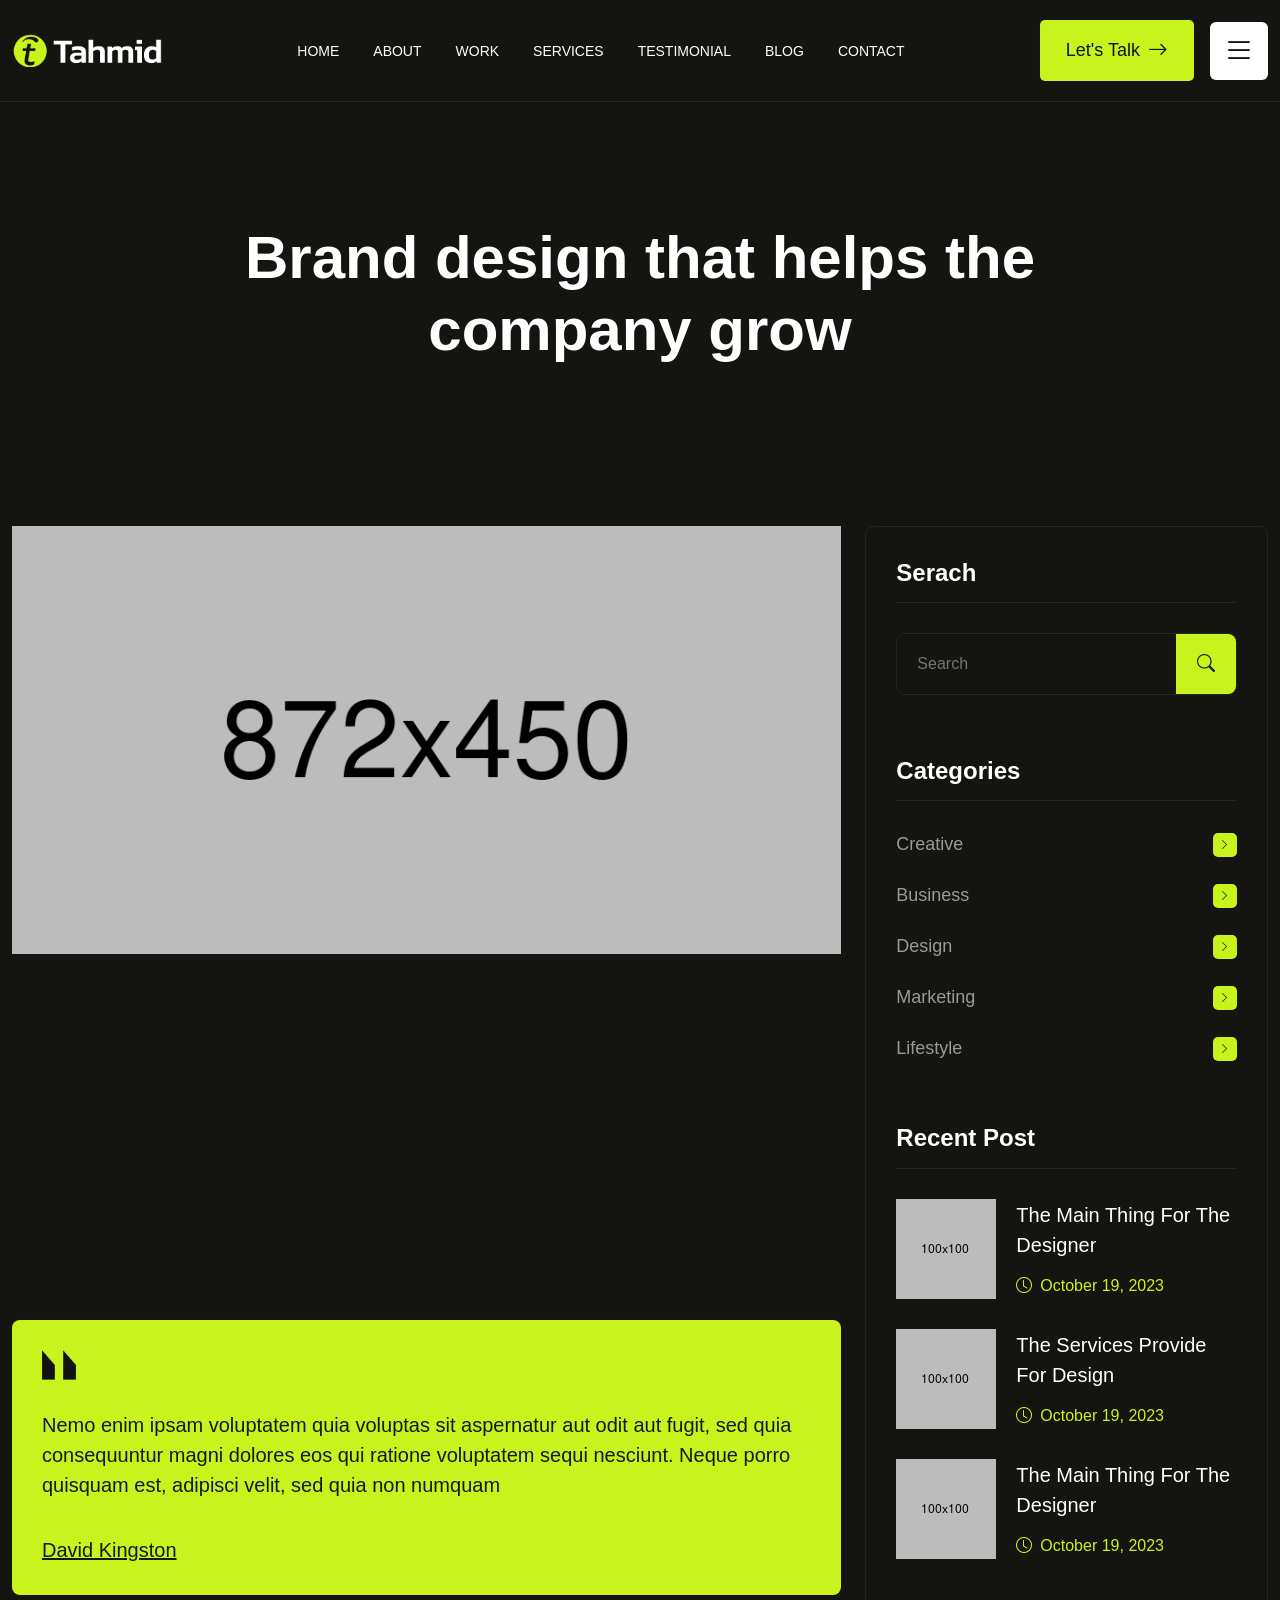
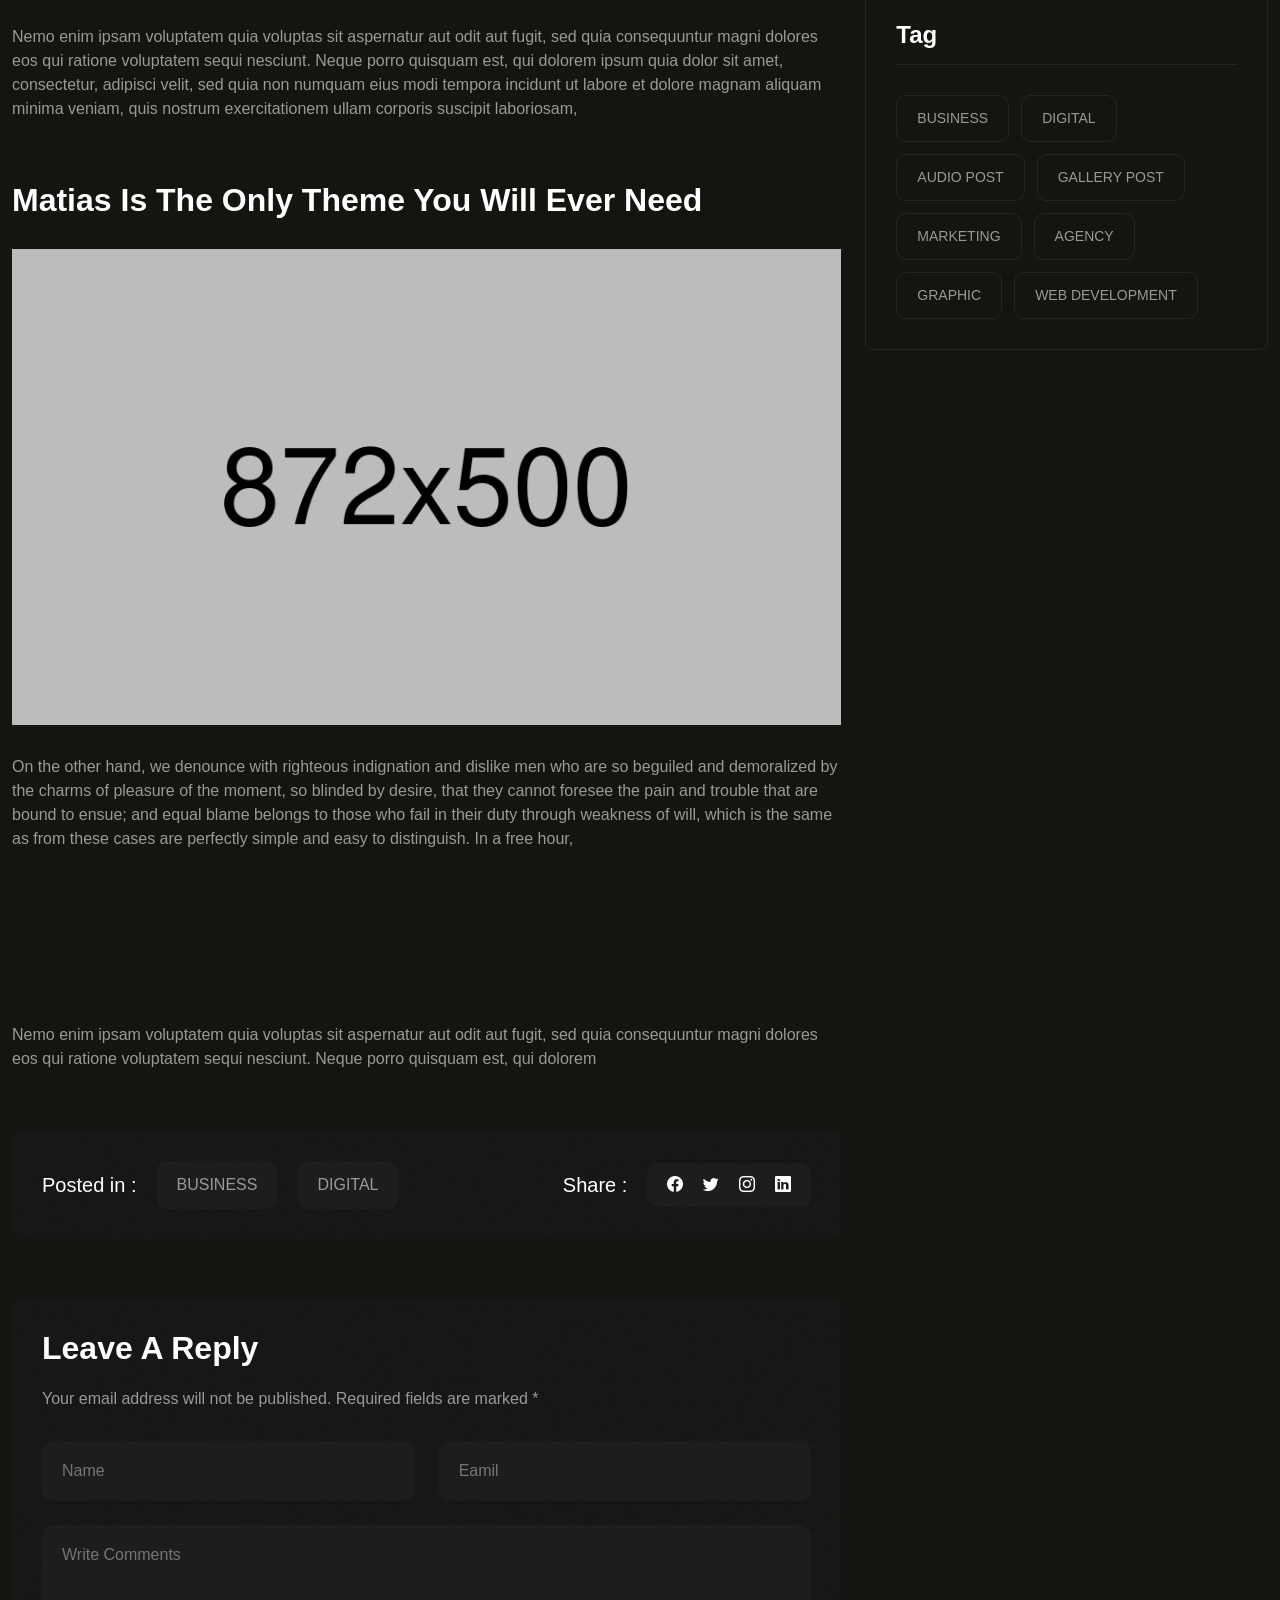
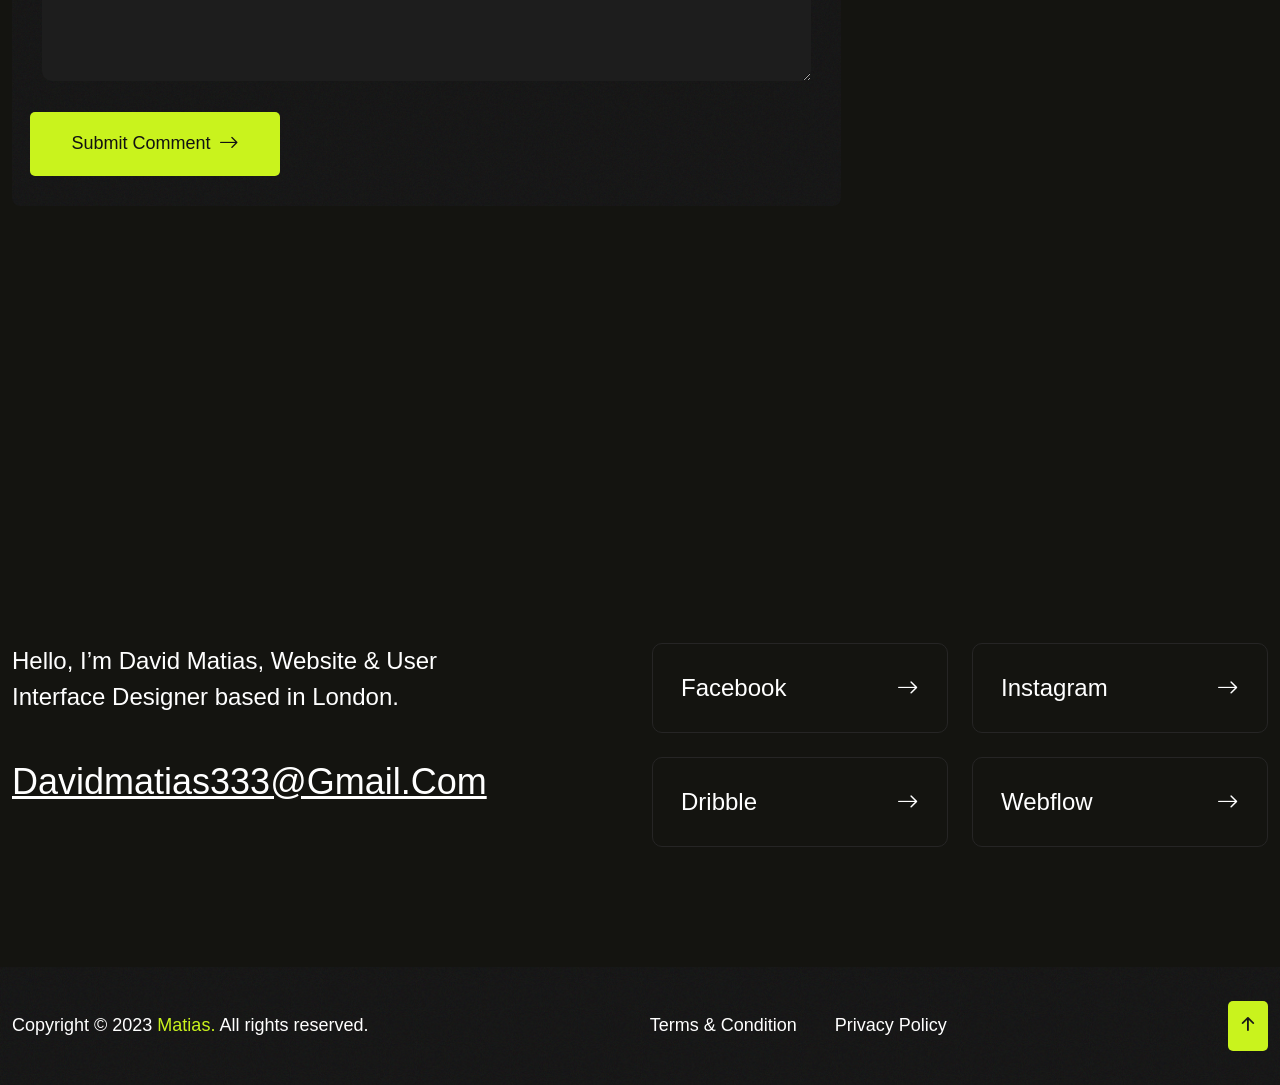
<file: blog-details.html>
<!DOCTYPE html>
<html lang="en">
<head>
   <!--<< Required meta tags >>-->
   <meta charset="UTF-8">
   <meta http-equiv="X-UA-Compatible" content="IE=edge">
   <meta name="viewport" content="width=device-width, initial-scale=1.0">
   <!--<< Title >>-->
   <title>Matias - Personal Portfolio Template</title>
   <!--<< Favcion >>-->
   <link rel="shortcut icon" href="assets/img/logo/favicon.png">
   <!--<< Bootstrap min.css >>-->
   <link rel="stylesheet" href="assets/css/bootstrap.min.css">
   <!--<< Aos animation css >>-->
   <link rel="stylesheet" href="assets/css/aos.css">
   <!--<< Main.css >>-->
   <link rel="stylesheet" href="assets/css/main.css">
</head>
<body>

<!--<< Preloader >>-->
<div class="preloader__matias">
   <div class="box text-center">
      <div class="matias mb-10">
         <img src="assets/img/banner/banner-man.png" alt="img">
      </div>
      <span class="fz-30 mati fw-600 text-uppercase">
         Matias
      </span>
   </div>
</div>
<!--<< Preloader >>--> 





<!--<< banner >>-->
<section class="breadcrumnd__section">
   <!--<< Header v-1 >>-->
   <header class="header-section">
      <div class="container">
         <div class="header-wrapper">
            <div class="main__logo">
               <a href="index.html" class="logo">
                  <img src="assets/img/logo/logo.png" alt="logo">
               </a>
            </div>
                        <ul class="main-menu">
               <li>
                  <a href="index.html">
                     Home
                  </a>
               </li>
               <li>
                  <a href="index.html#about">
                     About
                  </a>
               </li>
               <li>
                  <a href="index.html#prot">
                     Work
                  </a>
               </li>
               <li>
                  <a href="index.html#services">
                     Services
                  </a>
                  <ul class="sub-menu">
                     <li>
                        <a href="service.html">
                           Service
                        </a>
                     </li>
                     <li>
                        <a href="service-details.html">
                           Service Details
                        </a>
                     </li>
                  </ul>
               </li>
               <li>
                  <a href="#testi">
                     Testimonial
                  </a>
               </li>
               <li>
                  <a href="javascript:void(0)">
                     Blog 
                  </a>
                  <ul class="sub-menu">
                     <li class="subtwohober">
                        <a href="blog.html">Blog</a>
                     </li>
                     <li><a href="blog-details.html">Blog Details</a></li>
                  </ul>
               </li>
               <li>
                  <a href="contact.html">
                     Contact
                  </a>
               </li>
            </ul>
            <div class="menu__components d-flex align-items-center">
               <a href="contact.html" class="d-flex fw-500 cmn--btn align-items-center gap-2">
                  <span class="get__text">
                     Let's Talk
                  </span>
                  <span>
                     <i class="bi bi-arrow-right fz-20"></i>                       
                  </span>
               </a>
               <div class="header-bar d-lg-none">
                  <span></span>
                  <span></span>
                  <span></span>
               </div>
               <div class="remove__click">
                  <i class="bi bi-list"></i>
               </div>
            </div>
         </div>
      </div>
   </header>
   <!--<< Header v-1 >>-->
   <div class="container pt-120 pb-120">
      <div class="row g-4 justify-content-center">
         <div class="col-lg-8">
            <div class="breadcrumnd__wrap text-center">
               <h1>
                  Brand design that helps the 
                  company grow
               </h1>
            </div>
         </div>
      </div>
   </div>
</section>
<!--<< banner >>-->

<!--<< blog >>-->
<section class="blog__bsection pb-120">
   <div class="container">
      <div class="row g-4">
         <div class="col-lg-8">
            <div class="blog__bleft__wrapper">
               <div class="blog__bitem" data-aos="fade-up" data-aos-duration="1000">
                  <a href="#0" class="thumb">
                     <img src="assets/img/blog/bblog1.png" alt="img">
                  </a>
                  <div class="content__two">
                     <div class="text__box mb-30" data-aos="fade-up" data-aos-duration="1400">
                        <span class="text__de">
                           By: admin  /  Lifestyle  /  Posted on September 19, 2023  /  Comments: 0
                        </span>
                        <p class="fz-16 pra ttext__one">
                           There are many variations of passages of Lorem Ipsum available, but the majority have suffered alteration in some form, by injected humour, or randomised words which don't look even slightly believable. If you are going to use a Lorem Ipsum, you need to be sure there isn't anything embarrassing hidden in the middle of text. All the Lorem Ipsum the Internet tend to repeat predefined chunks as necessary, 
                        </p>
                        <p class="fz-16 pra">
                           Nemo enim ipsam voluptatem quia voluptas sit aspernatur aut odit aut fugit, sed quia consequuntur magni neque porro quisquam est, qui dolorem ipsum quia dolor sit amet, adipisci velit, sed quia non numquam eius modi tempora incidunts ut labore et dolore magnam aliquam quaerat voluptatem. Ut enim ad minima veniam, quis nostrum exercitationem the corporis suscipit laboriosam, nisi ut aliquid
                        </p>
                     </div>
                     <div class="quite__box mb-30">
                        <img src="assets/img/blog/straight-quotes.png" alt="img">
                        <p>
                           Nemo enim ipsam voluptatem quia voluptas sit aspernatur aut odit aut fugit, sed quia consequuntur magni dolores eos qui ratione voluptatem sequi nesciunt. Neque porro quisquam est, adipisci velit, sed quia non numquam
                        </p>
                        <a href="#0">
                           David Kingston
                        </a>
                     </div>
                     <p class="fz-16 pra ttext__one mb__cus60">
                        Nemo enim ipsam voluptatem quia voluptas sit aspernatur aut odit aut fugit, sed quia consequuntur magni dolores eos qui ratione voluptatem sequi nesciunt. Neque porro quisquam est, qui dolorem ipsum quia dolor sit amet, consectetur, adipisci velit, sed quia non numquam eius modi tempora incidunt ut labore et dolore magnam aliquam minima veniam, quis nostrum exercitationem ullam corporis suscipit laboriosam, 
                     </p>
                     <h3 class="white mb-30">
                        Matias is the only theme you will ever need
                     </h3>
                     <div class="thumb mb-30">
                        <img src="assets/img/blog/blog-detailsb2.png" alt="img">
                     </div>
                     <p class="fz-16 pra ttext__one mb-30">
                        On the other hand, we denounce with righteous indignation and dislike men who are so beguiled and demoralized by the charms of pleasure of the moment, so blinded by desire, that they cannot foresee the pain and trouble that are bound to ensue; and equal blame belongs to those who fail in their duty through weakness of will, which is the same as from these cases are perfectly simple and easy to distinguish. In a free hour, 
                     </p>
                     <div class="text__box mb-30" data-aos="fade-up" data-aos-duration="1600">
                        <ul class="challenge__list">
                           <li>
                              Duis aute irure dolor in reprehenderit in voluptate velit esse cillum dolore eu fugiat nulla pariatur.
                           </li>
                           <li>
                              Nor again is there anyone who loves or pursues or desires to obtain pain of itself, because it is pain,
                           </li>
                           <li>
                              On the other hand, we denounce with righteous indignation and dislike
                           </li>
                        </ul>
                     </div>
                     <p class="fz-16 pra ttext__one mb-30">
                        Nemo enim ipsam voluptatem quia voluptas sit aspernatur aut odit aut fugit, sed quia consequuntur magni dolores eos qui ratione voluptatem sequi nesciunt. Neque porro quisquam est, qui dolorem 
                     </p>
                  </div>
                  <div class="post__in cmn__bg mb__cus60">
                     <div class="post__left">
                        <span class="fz-20 fw-500 white">
                           Posted in :
                        </span>
                        <a href="#0">
                           Business
                        </a>
                        <a href="#0">
                           Digital
                        </a>
                     </div>
                     <div class="post__right">
                        <span class="fz-20 fw-500 white">
                           Share :
                        </span>
                        <ul class="social-cus d-flex align-items-center">
                           <li>
                              <a href="#0">
                                 <i class="bi bi-facebook"></i>
                              </a>
                           </li>
                           <li>
                              <a href="#0">
                                 <i class="bi bi-twitter"></i>
                              </a>
                           </li>
                           <li>
                              <a href="#0">
                                 <i class="bi bi-instagram"></i>
                              </a>
                           </li>
                           <li>
                              <a href="#0">
                                 <i class="bi bi-linkedin"></i>
                              </a>
                           </li>
                        </ul>
                     </div>
                  </div>
                  <div class="replay__box cmn__bg">
                     <h3>
                        Leave a Reply
                     </h3>
                     <p>
                        Your email address will not be published. Required fields are marked *
                     </p>
                     <form action="#" class="row g-4">
                        <div class="col-lg-6">
                           <input type="text" placeholder="Name">
                        </div>
                        <div class="col-lg-6">
                           <input type="email" placeholder="Eamil">
                        </div>
                        <div class="col-lg-12">
                           <textarea name="comment" rows="5" placeholder="Write Comments"></textarea>
                        </div>
                        <a href="contact.html" class="d-flex fw-500 cmn--btn align-items-center gap-2">
                           <span class="get__text">
                              Submit Comment
                           </span>
                           <span>
                              <i class="bi bi-arrow-right fz-20"></i>                       
                           </span>
                        </a>
                     </form>
                  </div>
               </div>
            </div>
         </div>
         <div class="col-lg-4">
           <div class="blog__bright__bar">
               <div class="scope__item mb__cus60">
                  <h4 class="scope__title">
                     Serach
                  </h4>
                  <form action="#0" class="d-flex align-content-center justify-content-between">
                     <input type="text" placeholder="Search">
                     <button type="submit">
                        <i class="bi bi-search"></i>
                     </button>
                  </form>
               </div>
               <div class="scope__item mb__cus60 position-relative">
                  <h4 class="scope__title">
                     Categories
                  </h4>
                  <ul class="category">
                     <li>
                        <a href="#0" class="d-flex align-items-center justify-content-between">
                           <span class="fz-18 ptext">
                              Creative
                           </span>
                           <span class="arrow">
                              <i class="bi bi-chevron-right"></i>
                           </span>
                        </a>
                     </li>
                     <li>
                        <a href="#0" class="d-flex align-items-center justify-content-between">
                           <span class="fz-18 ptext">
                              Business
                           </span>
                           <span class="arrow">
                              <i class="bi bi-chevron-right"></i>
                           </span>
                        </a>
                     </li>
                     <li>
                        <a href="#0" class="d-flex align-items-center justify-content-between">
                           <span class="fz-18 ptext">
                              Design
                           </span>
                           <span class="arrow">
                              <i class="bi bi-chevron-right"></i>
                           </span>
                        </a>
                     </li>
                     <li>
                        <a href="#0" class="d-flex align-items-center justify-content-between">
                           <span class="fz-18 ptext">
                              Marketing
                           </span>
                           <span class="arrow">
                              <i class="bi bi-chevron-right"></i>
                           </span>
                        </a>
                     </li>
                     <li>
                        <a href="#0" class="d-flex align-items-center justify-content-between">
                           <span class="fz-18 ptext">
                              Lifestyle
                           </span>
                           <span class="arrow">
                              <i class="bi bi-chevron-right"></i>
                           </span>
                        </a>
                     </li>
                  </ul>
               </div>
               <div class="scope__item mb__cus60">
                  <h4 class="scope__title">
                     Recent Post
                  </h4>
                  <ul class="recent__post">
                     <li>
                        <a href="#0" class="recent__innter">
                           <img src="assets/img/blog/bsmall1.png" alt="img">
                           <div class="cont__box">
                              <span class="retitle">
                                 The Main Thing For The 
                                 Designer 
                              </span>
                              <span class="base fz-16 d-flex align-items-center gap-2">
                                 <i class="bi bi-clock"></i>
                                 October 19, 2023
                              </span>
                           </div>
                        </a>
                     </li>
                     <li>
                        <a href="#0" class="recent__innter">
                           <img src="assets/img/blog/bsmall2.png" alt="img">
                           <div class="cont__box">
                              <span class="retitle">
                                 The services provide for 
                                 design 
                              </span>
                              <span class="base fz-16 d-flex align-items-center gap-2">
                                 <i class="bi bi-clock"></i>
                                 October 19, 2023
                              </span>
                           </div>
                        </a>
                     </li>
                     <li>
                        <a href="#0" class="recent__innter">
                           <img src="assets/img/blog/bsmall3.png" alt="img">
                           <div class="cont__box">
                              <span class="retitle">
                                 The Main Thing For The 
                                 Designer 
                              </span>
                              <span class="base fz-16 d-flex align-items-center gap-2">
                                 <i class="bi bi-clock"></i>
                                 October 19, 2023
                              </span>
                           </div>
                        </a>
                     </li>
                  </ul>
               </div>
               <div class="scope__item">
                  <h4 class="scope__title">
                     Tag
                  </h4>
                  <ul class="tags">
                     <li>
                        <a href="#0">
                           Business
                        </a>
                     </li>
                     <li>
                        <a href="#0">
                           Digital
                        </a>
                     </li>
                     <li>
                        <a href="#0">
                           Audio Post
                        </a>
                     </li>
                     <li>
                        <a href="#0">
                           Gallery Post
                        </a>
                     </li>
                     <li>
                        <a href="#0">
                           Marketing
                        </a>
                     </li>
                     <li>
                        <a href="#0">
                           Agency
                        </a>
                     </li>
                     <li>
                        <a href="#0">
                           Graphic
                        </a>
                     </li>
                     <li>
                        <a href="#0">
                           Web Development
                        </a>
                     </li>
                  </ul>
               </div>
           </div>
         </div>
      </div>
   </div>
</section>
<!--<< blog >>-->

<!--<< Footer >>-->
<footer class="footer__section">
   <div class="container">
      <div class="footer__top pt-120 pb-120">
         <div class="fl" data-aos="fade-up" data-aos-duration="1000">
            Get In Touch
         </div>
         <div class="row g-4">
            <div class="col-lg-6">
               <div class="get__content">
                  <p>
                     Hello, I’m David Matias, Website & User Interface 
                     Designer based in London.
                  </p>
                  <a href="#0">davidmatias333@gmail.com</a>
               </div>
            </div>
            <div class="col-lg-6">
               <div class="get__rightcontetn">
                  <div class="row g-4">
                     <div class="col-lg-6 col-md-6 col-sm-6">
                        <a href="#0" class="social__footer">
                           Facebook
                           <i class="bi bi-arrow-right"></i>
                        </a>
                     </div>
                     <div class="col-lg-6 col-md-6 col-sm-6">
                        <a href="#0" class="social__footer">
                           Instagram
                           <i class="bi bi-arrow-right"></i>
                        </a>
                     </div>
                     <div class="col-lg-6 col-md-6 col-sm-6">
                        <a href="#0" class="social__footer">
                           Dribble
                           <i class="bi bi-arrow-right"></i>
                        </a>
                     </div>
                     <div class="col-lg-6 col-md-6 col-sm-6">
                        <a href="#0" class="social__footer">
                           Webflow
                           <i class="bi bi-arrow-right"></i>
                        </a>
                     </div>
                  </div>
               </div>
            </div>
         </div>
      </div>
   </div>
   <div class="footer__bottom cmn__bg">
      <div class="container">
         <div class="copyright">
            <p class="white"> Copyright © 2023 <a href="index-2.html" class="base">Matias.</a> All rights reserved.</p>
            <ul class="terms">
               <li>
                  <a href="#0">
                     Terms & Condition
                  </a>
               </li>
               <li>
                  <a href="#0">
                     Privacy Policy
                  </a>
               </li>
            </ul>
            <a href="#about" class="toparrow">
               <i class="bi bi-arrow-up-short"></i>
            </a>
         </div>
      </div>
   </div>
</footer>
<!--<< Footer >>-->

<!--<<  sub side bar custom >>-->
<div class="subside__barmenu sub__contact">
   <div class="remove__click d-flex justify-content-center align-items-center">
      <i class="bi bi-x-lg"></i>
   </div>
   <div class="sub__contact__wrapper d-grid">
      <a href="index-2.html" class="side-logo">
         <img src="assets/img/logo/logo.png" alt="img">
      </a>
      <p>
         Neque porro quisquam est, qui dolorem ipsum quia dolor sit consectetur, aliquam quaerats voluptatem. Ut enim ad minima veniam, exercitationem laboriosam, nisi ut aliquid ex ea autem velit esse quam nihil
      </p>
      <div class="sub__contact-left d-grid">
         <div class="sub__contac-item">
            <div class="content">
               <span class="address d-block">
                  address
               </span>
               <span class="textp">
                  Victoria Street London,
               </span>
            </div>
         </div>
         <div class="sub__contac-item">
            <div class="content">
               <span class="address d-block">
                  email
               </span>
               <a href="javascript:void(0)" class="textp">
                  matias999@.com
               </a>
            </div>
         </div>
         <div class="sub__contac-item">
            <div class="content">
               <span class="address d-block">
                  call now
               </span>
               <a href="jasacript:void(0)" class="textp">
                  +98 4758 2154 021
               </a>
            </div>
         </div>
      </div>
      <div class="sub__contact-right mb-80 position-relative">
         <ul class="social d-flex gap-3">
            <li>
               <a href="javascript:void(0)">
                  <i class="bi bi-facebook"></i>
               </a>
            </li>
            <li>
               <a href="javascript:void(0)">
                  <i class="bi bi-twitter"></i>
               </a>
            </li>
            <li>
               <a href="javascript:void(0)">
                  <i class="bi bi-linkedin"></i>
               </a>
            </li>
            <li>
               <a href="javascript:void(0)">
                  <i class="bi bi-youtube"></i>
               </a>
            </li>
         </ul>
      </div>
      <a href="#0" class="d-flex justify-content-center fw-500 cmn--btn align-items-center gap-2">
         <span>
            <i class="bi bi-chevron-right"></i>             
         </span>
         <span class="get__text">
            Let's Talk
         </span>
      </a>
   </div>
</div>
<!--<<  sub side bar custom >>-->

   <!--<< Scroll To Top >>-->
   <div class="progress-wrap">
      <svg
         class="progress-circle svg-content"
         width="100%"
         height="100%"
         viewBox="-1 -1 102 102"
      >
         <path fill="#c9f31d" d="M50,1 a49,49 0 0,1 0,98 a49,49 0 0,1 0,-98"/>
      </svg>
      <i class="bi bi-arrow-90deg-up title topping"></i>
   </div>
   <!--<< Scroll To Top >>-->

   <!--<< Jquery Latest >>-->
   <script src="assets/js/jquery-3.7.0.min.js"></script>
   <!--<< Viewport Js >>-->
   <script src="assets/js/viewport.jquery.js"></script>
   <!--<< Bootstrap Js >>-->
   <script src="assets/js/bootstrap.min.js"></script>
   <!--<< Aos animation Js >>-->
   <script src="assets/js/aos.js"></script>
   <!--<< Nice Select Js >>-->
   <script src="assets/js/jquery.nice-select.min.js"></script>
   <!--<< Swiper Slide Js >>-->
   <script src="assets/js/swiper-bundle.min.js"></script>
   <!--<< Swiper Bundle Js >>-->
   <script src="assets/js/jquery.magnific-popup.min.js"></script>
   <!--<< magnific popup Js >>-->
   <script src="assets/js/odometer.min.js"></script>
   <!--<< Odometer js Js >>-->
   <script src="assets/js/wow.min.js"></script>
   <!--<< Wow Animation js >>-->
   <script src="assets/js/main.js"></script>
   <!--<< Main.js >>-->
</body>
</html>
</file>
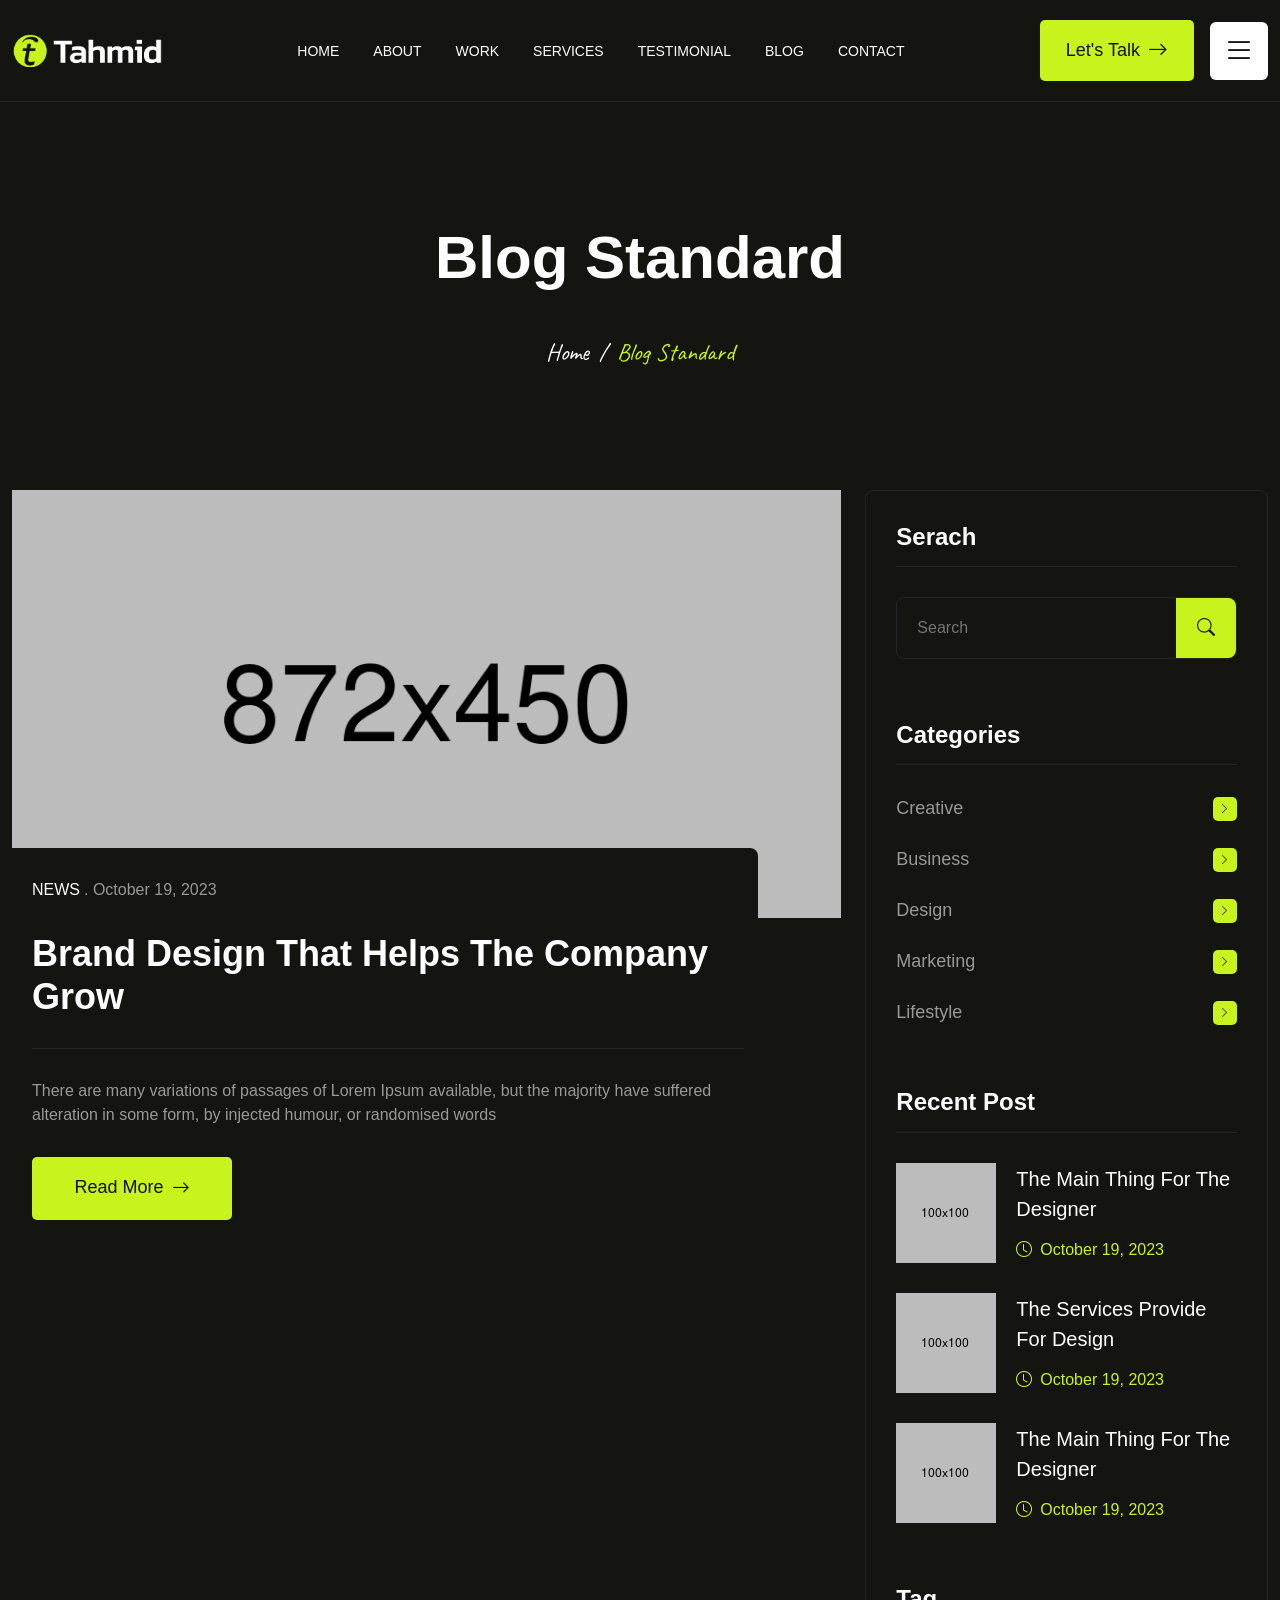
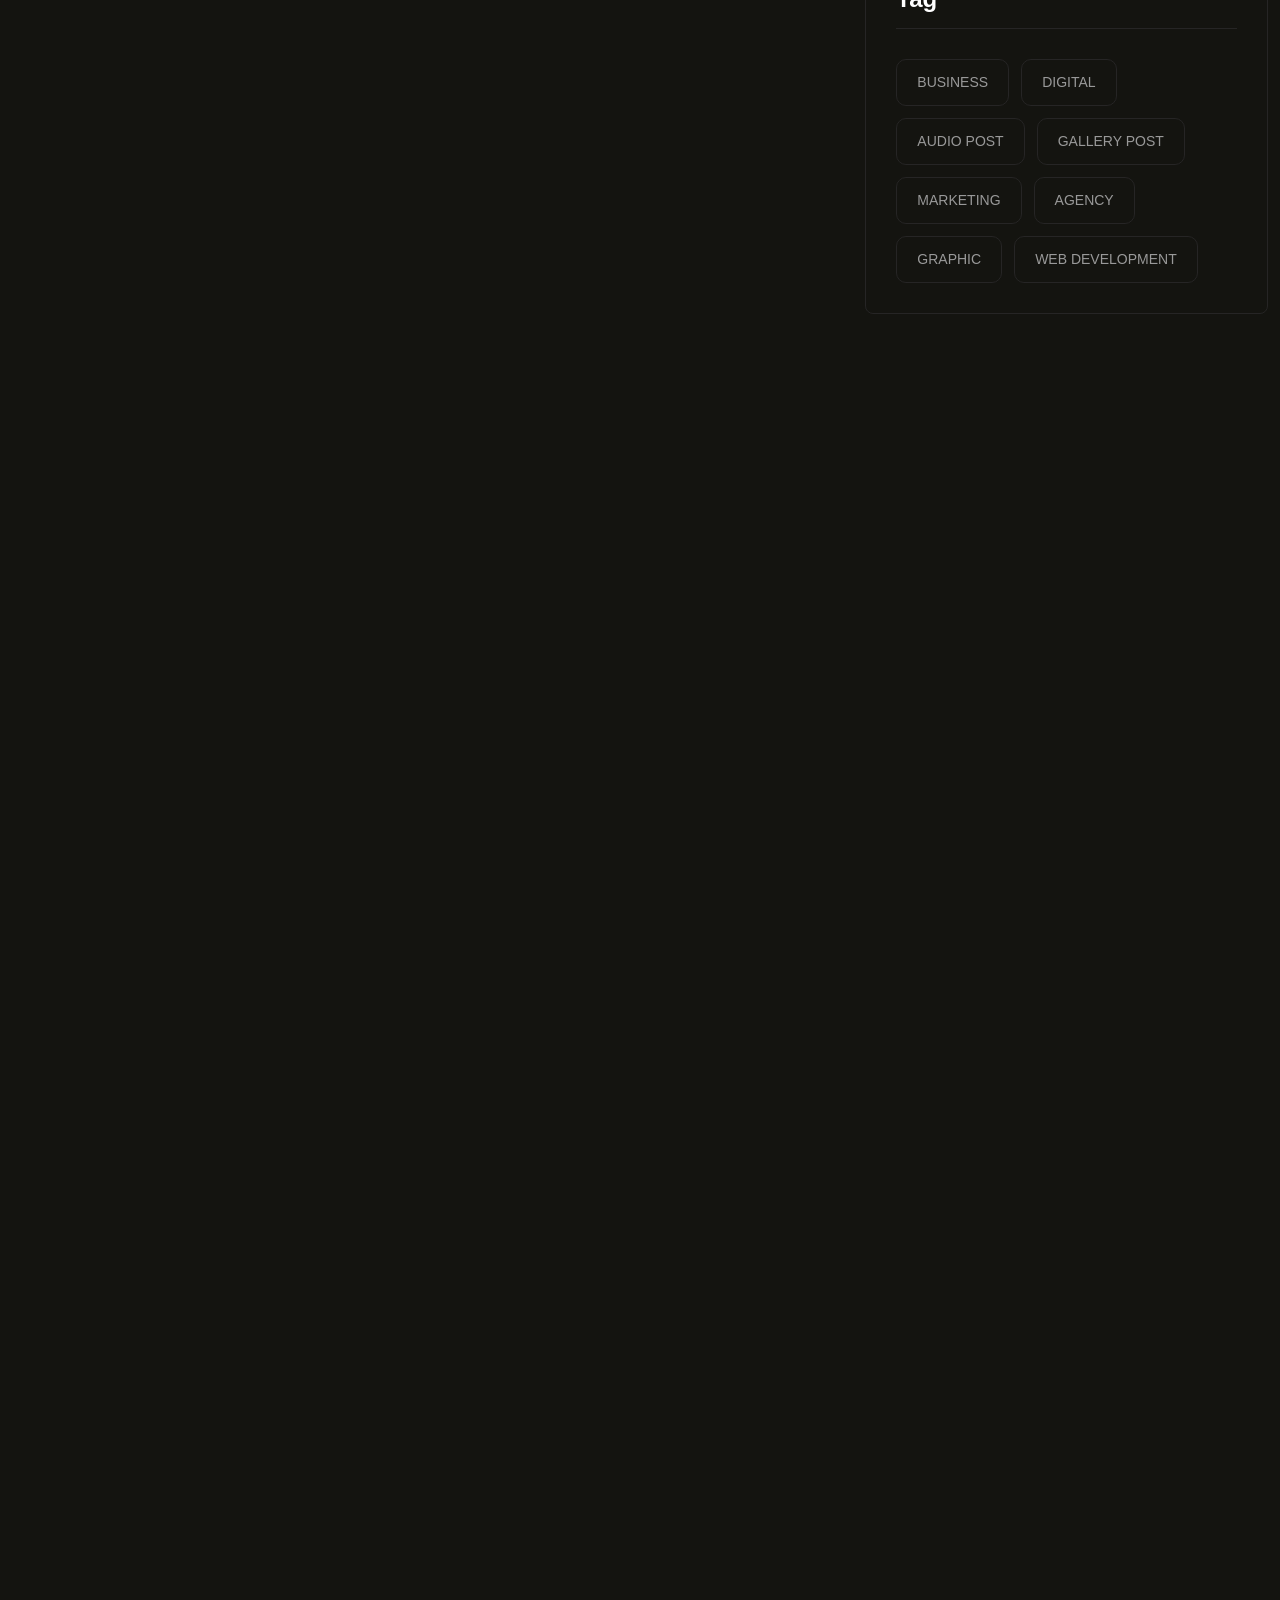
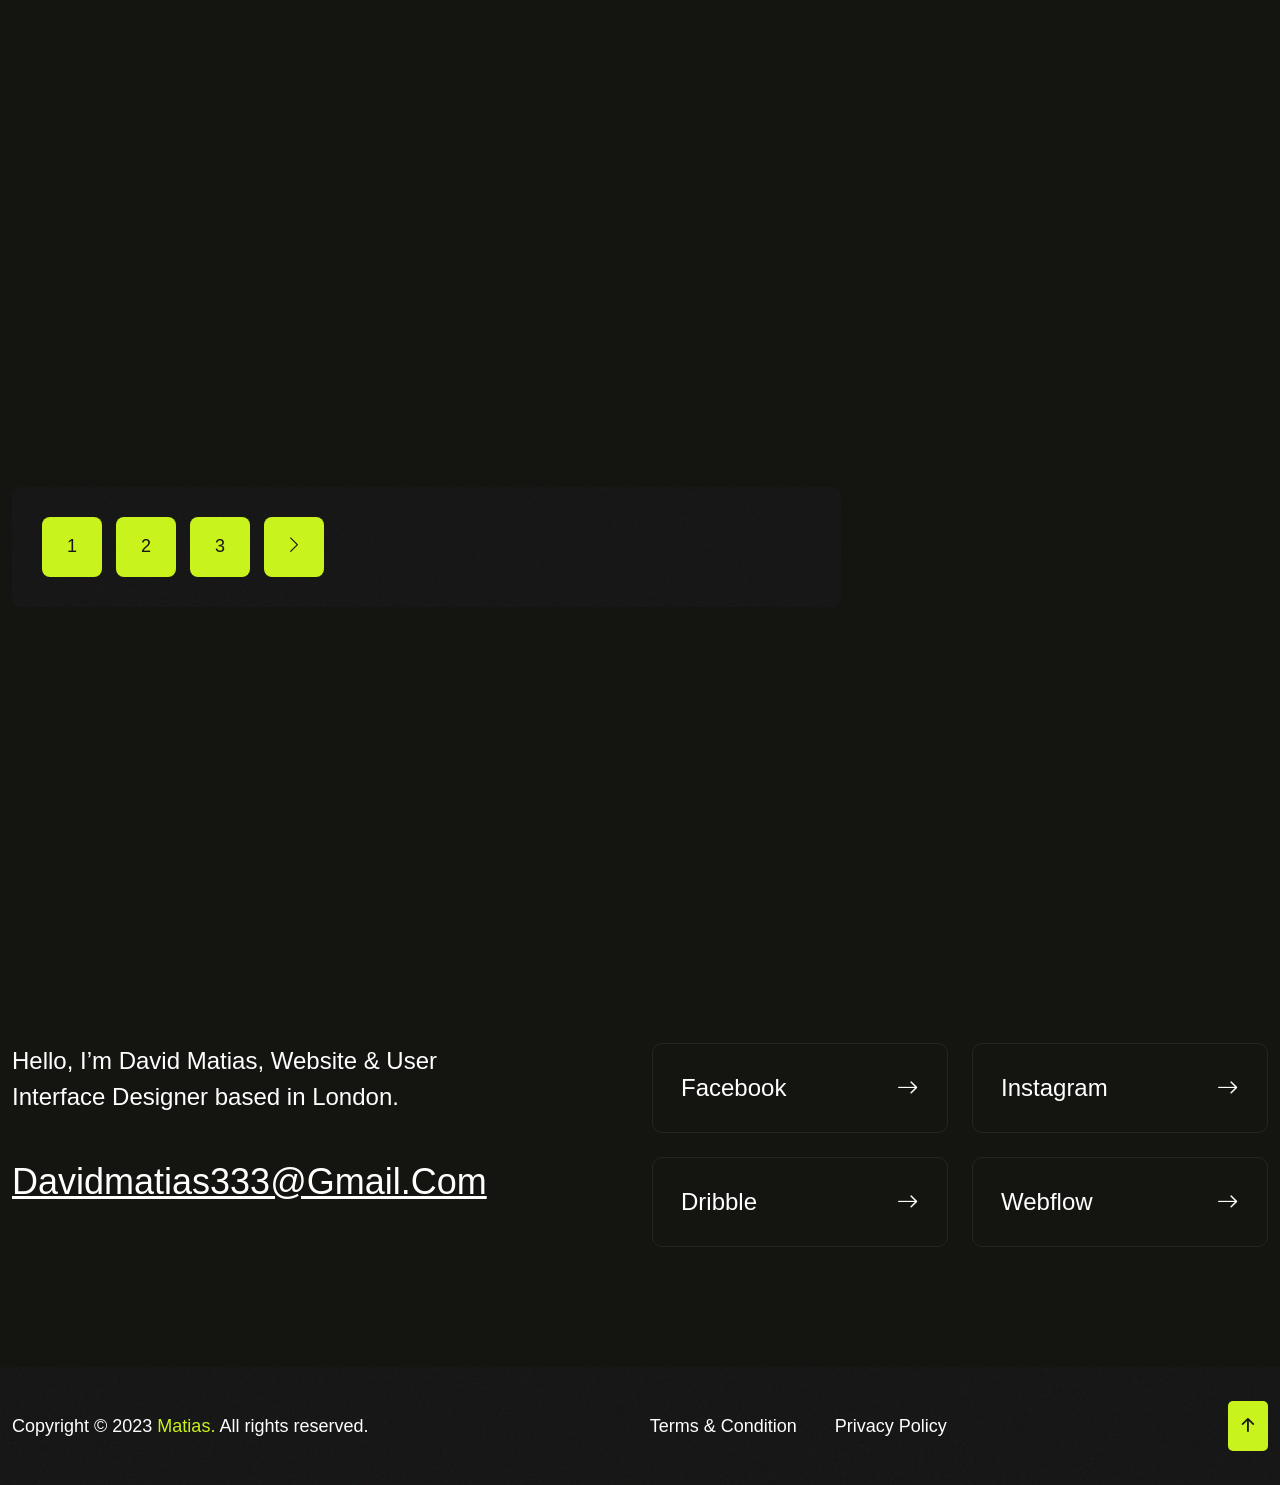
<file: blog.html>
<!DOCTYPE html>
<html lang="en">
<head>
   <!--<< Required meta tags >>-->
   <meta charset="UTF-8">
   <meta http-equiv="X-UA-Compatible" content="IE=edge">
   <meta name="viewport" content="width=device-width, initial-scale=1.0">
   <!--<< Title >>-->
   <title>Matias - Personal Portfolio Template</title>
   <!--<< Favcion >>-->
   <link rel="shortcut icon" href="assets/img/logo/favicon.png">
   <!--<< Bootstrap min.css >>-->
   <link rel="stylesheet" href="assets/css/bootstrap.min.css">
   <!--<< Aos animation css >>-->
   <link rel="stylesheet" href="assets/css/aos.css">
   <!--<< Main.css >>-->
   <link rel="stylesheet" href="assets/css/main.css">
</head>
<body>

<!--<< Preloader >>-->
<div class="preloader__matias">
   <div class="box text-center">
      <div class="matias mb-10">
         <img src="assets/img/banner/banner-man.png" alt="img">
      </div>
      <span class="fz-30 mati fw-600 text-uppercase">
         Matias
      </span>
   </div>
</div>
<!--<< Preloader >>--> 





<!--<< banner >>-->
<section class="breadcrumnd__section">
   <!--<< Header v-1 >>-->
   <header class="header-section">
      <div class="container">
         <div class="header-wrapper">
            <div class="main__logo">
               <a href="index.html" class="logo">
                  <img src="assets/img/logo/logo.png" alt="logo">
               </a>
            </div>
                        <ul class="main-menu">
               <li>
                  <a href="index.html">
                     Home
                  </a>
               </li>
               <li>
                  <a href="index.html#about">
                     About
                  </a>
               </li>
               <li>
                  <a href="index.html#prot">
                     Work
                  </a>
               </li>
               <li>
                  <a href="index.html#services">
                     Services
                  </a>
                  <ul class="sub-menu">
                     <li>
                        <a href="service.html">
                           Service
                        </a>
                     </li>
                     <li>
                        <a href="service-details.html">
                           Service Details
                        </a>
                     </li>
                  </ul>
               </li>
               <li>
                  <a href="index.html#testi">
                     Testimonial
                  </a>
               </li>
               <li>
                  <a href="javascript:void(0)">
                     Blog 
                  </a>
                  <ul class="sub-menu">
                     <li class="subtwohober">
                        <a href="blog.html">Blog</a>
                     </li>
                     <li><a href="blog-details.html">Blog Details</a></li>
                  </ul>
               </li>
               <li>
                  <a href="contact.html">
                     Contact
                  </a>
               </li>
            </ul>
            <div class="menu__components d-flex align-items-center">
               <a href="contact.html" class="d-flex fw-500 cmn--btn align-items-center gap-2">
                  <span class="get__text">
                     Let's Talk
                  </span>
                  <span>
                     <i class="bi bi-arrow-right fz-20"></i>                       
                  </span>
               </a>
               <div class="header-bar d-lg-none">
                  <span></span>
                  <span></span>
                  <span></span>
               </div>
               <div class="remove__click">
                  <i class="bi bi-list"></i>
               </div>
            </div>
         </div>
      </div>
   </header>
   <!--<< Header v-1 >>-->
   <div class="container pt-120 pb-120">
      <div class="row g-4 justify-content-center">
         <div class="col-lg-8">
            <div class="breadcrumnd__wrap text-center">
               <h1>
                  Blog Standard
               </h1>
               <ul class="breakcrumnd__cont justify-content-center">
                  <li>
                     <a href="index-2.html">
                        Home 
                     </a>
                  </li>
                  <li class="white">
                     /  
                  </li>
                  <li class="base">
                     Blog Standard
                  </li>
               </ul>
            </div>
         </div>
      </div>
   </div>
</section>
<!--<< banner >>-->

<!--<< blog >>-->
<section class="blog__bsection pb-120">
   <div class="container">
      <div class="row g-4">
         <div class="col-lg-8">
            <div class="blog__bleft__wrapper">
               <div class="blog__bitem mb__cus50" data-aos="fade-up" data-aos-duration="1000">
                  <a href="blog-details.html" class="thumb">
                     <img src="assets/img/blog/bblog1.png" alt="img">
                  </a>
                  <div class="content">
                     <span class="bdate d-flex align-items-center gap-1 ptext fz-16">
                        <span class="text-uppercase text-white">
                           NEWS
                        </span>
                        .  October 19, 2023
                     </span>
                    <h3>
                        <a href="blog-details.html">
                           Brand design that helps the company grow
                        </a>
                     </h3>
                     <p class="fz-16 ptext">
                        There are many variations of passages of Lorem Ipsum available, but the majority have suffered alteration in some form, by injected humour, or randomised words 
                     </p>
                     <a href="blog-details.html" class="d-flex justify-content-center fw-500 cmn--btn align-items-center gap-2">
                        <span class="get__text">
                           Read More
                        </span>
                        <span>
                           <i class="bi bi-arrow-right"></i>             
                        </span>
                     </a>
                  </div>
               </div>
               <div class="blog__bitem mb__cus50" data-aos="fade-up" data-aos-duration="1000">
                  <a href="blog-details.html" class="thumb">
                     <img src="assets/img/blog/bblog2.png" alt="img">
                  </a>
                  <div class="content">
                     <span class="bdate d-flex align-items-center gap-1 ptext fz-16">
                        <span class="text-uppercase text-white">
                           NEWS
                        </span>
                        .  October 19, 2023
                     </span>
                     <h3>
                        <a href="blog-details.html">
                           Fresh design ideas & inspiration for 2023
                        </a>
                     </h3>
                     <p class="fz-16 ptext">
                        There are many variations of passages of Lorem Ipsum available, but the majority have suffered alteration in some form, by injected humour, or randomised words 
                     </p>
                     <a href="blog-details.html" class="d-flex justify-content-center fw-500 cmn--btn align-items-center gap-2">
                        <span class="get__text">
                           Read More
                        </span>
                        <span>
                           <i class="bi bi-arrow-right"></i>             
                        </span>
                     </a>
                  </div>
               </div>
               <div class="blog__bitem mb__cus50" data-aos="fade-up" data-aos-duration="1000">
                  <a href="blog-details.html" class="thumb">
                     <img src="assets/img/blog/bblog3.png" alt="img">
                  </a>
                  <div class="content">
                     <span class="bdate d-flex align-items-center gap-1 ptext fz-16">
                        <span class="text-uppercase text-white">
                           NEWS
                        </span>
                        .  October 19, 2023
                     </span>
                    <h3>
                        <a href="blog-details.html">
                           Features of creating a company identity
                        </a>
                     </h3>
                     <p class="fz-16 ptext">
                        There are many variations of passages of Lorem Ipsum available, but the majority have suffered alteration in some form, by injected humour, or randomised words 
                     </p>
                     <a href="blog-details.html" class="d-flex justify-content-center fw-500 cmn--btn align-items-center gap-2">
                        <span class="get__text">
                           Read More
                        </span>
                        <span>
                           <i class="bi bi-arrow-right"></i>             
                        </span>
                     </a>
                  </div>
               </div>
               <div class="blog__bitem mb__cus50" data-aos="fade-up" data-aos-duration="1000">
                  <a href="blog-details.html" class="thumb">
                     <img src="assets/img/blog/bblog4.png" alt="img">
                  </a>
                  <div class="content">
                     <span class="bdate d-flex align-items-center gap-1 ptext fz-16">
                        <span class="text-uppercase text-white">
                           NEWS
                        </span>
                        .  October 19, 2023
                     </span>
                    <h3>
                        <a href="blog-details.html">
                           Brand design that helps the company grow
                        </a>
                     </h3>
                     <p class="fz-16 ptext">
                        There are many variations of passages of Lorem Ipsum available, but the majority have suffered alteration in some form, by injected humour, or randomised words 
                     </p>
                     <a href="blog-details.html" class="d-flex justify-content-center fw-500 cmn--btn align-items-center gap-2">
                        <span class="get__text">
                           Read More
                        </span>
                        <span>
                           <i class="bi bi-arrow-right"></i>             
                        </span>
                     </a>
                  </div>
               </div>
               <div class="pagination__box cmn__bg">
                  <ul class="pagi">
                     <li>
                        <a href="#0">
                           1
                        </a>
                     </li>
                     <li>
                        <a href="#0">
                           2
                        </a>
                     </li>
                     <li>
                        <a href="#0">
                           3
                        </a>
                     </li>
                     <li>
                        <a href="#0">
                           <i class="bi bi-chevron-right"></i>
                        </a>
                     </li>
                  </ul>
               </div>
            </div>
         </div>
         <div class="col-lg-4">
           <div class="blog__bright__bar">
               <div class="scope__item mb__cus60">
                  <h4 class="scope__title">
                     Serach
                  </h4>
                  <form action="#0" class="d-flex align-content-center justify-content-between">
                     <input type="text" placeholder="Search">
                     <button type="submit">
                        <i class="bi bi-search"></i>
                     </button>
                  </form>
               </div>
               <div class="scope__item mb__cus60 position-relative">
                  <h4 class="scope__title">
                     Categories
                  </h4>
                  <ul class="category">
                     <li>
                        <a href="#0" class="d-flex align-items-center justify-content-between">
                           <span class="fz-18 ptext">
                              Creative
                           </span>
                           <span class="arrow">
                              <i class="bi bi-chevron-right"></i>
                           </span>
                        </a>
                     </li>
                     <li>
                        <a href="#0" class="d-flex align-items-center justify-content-between">
                           <span class="fz-18 ptext">
                              Business
                           </span>
                           <span class="arrow">
                              <i class="bi bi-chevron-right"></i>
                           </span>
                        </a>
                     </li>
                     <li>
                        <a href="#0" class="d-flex align-items-center justify-content-between">
                           <span class="fz-18 ptext">
                              Design
                           </span>
                           <span class="arrow">
                              <i class="bi bi-chevron-right"></i>
                           </span>
                        </a>
                     </li>
                     <li>
                        <a href="#0" class="d-flex align-items-center justify-content-between">
                           <span class="fz-18 ptext">
                              Marketing
                           </span>
                           <span class="arrow">
                              <i class="bi bi-chevron-right"></i>
                           </span>
                        </a>
                     </li>
                     <li>
                        <a href="#0" class="d-flex align-items-center justify-content-between">
                           <span class="fz-18 ptext">
                              Lifestyle
                           </span>
                           <span class="arrow">
                              <i class="bi bi-chevron-right"></i>
                           </span>
                        </a>
                     </li>
                  </ul>
               </div>
               <div class="scope__item mb__cus60">
                  <h4 class="scope__title">
                     Recent Post
                  </h4>
                  <ul class="recent__post">
                     <li>
                        <a href="blog-details.html" class="recent__innter">
                           <img src="assets/img/blog/bsmall1.png" alt="img">
                           <div class="cont__box">
                              <span class="retitle">
                                 The Main Thing For The 
                                 Designer 
                              </span>
                              <span class="base fz-16 d-flex align-items-center gap-2">
                                 <i class="bi bi-clock"></i>
                                 October 19, 2023
                              </span>
                           </div>
                        </a>
                     </li>
                     <li>
                        <a href="blog-details.html" class="recent__innter">
                           <img src="assets/img/blog/bsmall2.png" alt="img">
                           <div class="cont__box">
                              <span class="retitle">
                                 The services provide for 
                                 design 
                              </span>
                              <span class="base fz-16 d-flex align-items-center gap-2">
                                 <i class="bi bi-clock"></i>
                                 October 19, 2023
                              </span>
                           </div>
                        </a>
                     </li>
                     <li>
                        <a href="blog-details.html" class="recent__innter">
                           <img src="assets/img/blog/bsmall3.png" alt="img">
                           <div class="cont__box">
                              <span class="retitle">
                                 The Main Thing For The 
                                 Designer 
                              </span>
                              <span class="base fz-16 d-flex align-items-center gap-2">
                                 <i class="bi bi-clock"></i>
                                 October 19, 2023
                              </span>
                           </div>
                        </a>
                     </li>
                  </ul>
               </div>
               <div class="scope__item">
                  <h4 class="scope__title">
                     Tag
                  </h4>
                  <ul class="tags">
                     <li>
                        <a href="#0">
                           Business
                        </a>
                     </li>
                     <li>
                        <a href="#0">
                           Digital
                        </a>
                     </li>
                     <li>
                        <a href="#0">
                           Audio Post
                        </a>
                     </li>
                     <li>
                        <a href="#0">
                           Gallery Post
                        </a>
                     </li>
                     <li>
                        <a href="#0">
                           Marketing
                        </a>
                     </li>
                     <li>
                        <a href="#0">
                           Agency
                        </a>
                     </li>
                     <li>
                        <a href="#0">
                           Graphic
                        </a>
                     </li>
                     <li>
                        <a href="#0">
                           Web Development
                        </a>
                     </li>
                  </ul>
               </div>
           </div>
         </div>
      </div>
   </div>
</section>
<!--<< blog >>-->

<!--<< Footer >>-->
<footer class="footer__section">
   <div class="container">
      <div class="footer__top pt-120 pb-120">
         <div class="fl" data-aos="fade-up" data-aos-duration="1000">
            Get In Touch
         </div>
         <div class="row g-4">
            <div class="col-lg-6">
               <div class="get__content">
                  <p>
                     Hello, I’m David Matias, Website & User Interface 
                     Designer based in London.
                  </p>
                  <a href="#0">davidmatias333@gmail.com</a>
               </div>
            </div>
            <div class="col-lg-6">
               <div class="get__rightcontetn">
                  <div class="row g-4">
                     <div class="col-lg-6 col-md-6 col-sm-6">
                        <a href="#0" class="social__footer">
                           Facebook
                           <i class="bi bi-arrow-right"></i>
                        </a>
                     </div>
                     <div class="col-lg-6 col-md-6 col-sm-6">
                        <a href="#0" class="social__footer">
                           Instagram
                           <i class="bi bi-arrow-right"></i>
                        </a>
                     </div>
                     <div class="col-lg-6 col-md-6 col-sm-6">
                        <a href="#0" class="social__footer">
                           Dribble
                           <i class="bi bi-arrow-right"></i>
                        </a>
                     </div>
                     <div class="col-lg-6 col-md-6 col-sm-6">
                        <a href="#0" class="social__footer">
                           Webflow
                           <i class="bi bi-arrow-right"></i>
                        </a>
                     </div>
                  </div>
               </div>
            </div>
         </div>
      </div>
   </div>
   <div class="footer__bottom cmn__bg">
      <div class="container">
         <div class="copyright">
            <p class="white"> Copyright © 2023 <a href="index-2.html" class="base">Matias.</a> All rights reserved.</p>
            <ul class="terms">
               <li>
                  <a href="#0">
                     Terms & Condition
                  </a>
               </li>
               <li>
                  <a href="#0">
                     Privacy Policy
                  </a>
               </li>
            </ul>
            <a href="#about" class="toparrow">
               <i class="bi bi-arrow-up-short"></i>
            </a>
         </div>
      </div>
   </div>
</footer>
<!--<< Footer >>-->

<!--<<  sub side bar custom >>-->
<div class="subside__barmenu sub__contact">
   <div class="remove__click d-flex justify-content-center align-items-center">
      <i class="bi bi-x-lg"></i>
   </div>
   <div class="sub__contact__wrapper d-grid">
      <a href="index-2.html" class="side-logo">
         <img src="assets/img/logo/logo.png" alt="img">
      </a>
      <p>
         Neque porro quisquam est, qui dolorem ipsum quia dolor sit consectetur, aliquam quaerats voluptatem. Ut enim ad minima veniam, exercitationem laboriosam, nisi ut aliquid ex ea autem velit esse quam nihil
      </p>
      <div class="sub__contact-left d-grid">
         <div class="sub__contac-item">
            <div class="content">
               <span class="address d-block">
                  address
               </span>
               <span class="textp">
                  Victoria Street London,
               </span>
            </div>
         </div>
         <div class="sub__contac-item">
            <div class="content">
               <span class="address d-block">
                  email
               </span>
               <a href="javascript:void(0)" class="textp">
                  matias999@.com
               </a>
            </div>
         </div>
         <div class="sub__contac-item">
            <div class="content">
               <span class="address d-block">
                  call now
               </span>
               <a href="jasacript:void(0)" class="textp">
                  +98 4758 2154 021
               </a>
            </div>
         </div>
      </div>
      <div class="sub__contact-right mb-80 position-relative">
         <ul class="social d-flex gap-3">
            <li>
               <a href="javascript:void(0)">
                  <i class="bi bi-facebook"></i>
               </a>
            </li>
            <li>
               <a href="javascript:void(0)">
                  <i class="bi bi-twitter"></i>
               </a>
            </li>
            <li>
               <a href="javascript:void(0)">
                  <i class="bi bi-linkedin"></i>
               </a>
            </li>
            <li>
               <a href="javascript:void(0)">
                  <i class="bi bi-youtube"></i>
               </a>
            </li>
         </ul>
      </div>
      <a href="blog-details.html" class="d-flex justify-content-center fw-500 cmn--btn align-items-center gap-2">
         <span>
            <i class="bi bi-chevron-right"></i>             
         </span>
         <span class="get__text">
            Let's Talk
         </span>
      </a>
   </div>
</div>
<!--<<  sub side bar custom >>-->

   <!--<< Scroll To Top >>-->
   <div class="progress-wrap">
      <svg
         class="progress-circle svg-content"
         width="100%"
         height="100%"
         viewBox="-1 -1 102 102"
      >
         <path fill="#c9f31d" d="M50,1 a49,49 0 0,1 0,98 a49,49 0 0,1 0,-98"/>
      </svg>
      <i class="bi bi-arrow-90deg-up title topping"></i>
   </div>
   <!--<< Scroll To Top >>-->

   <!--<< Jquery Latest >>-->
   <script src="assets/js/jquery-3.7.0.min.js"></script>
   <!--<< Viewport Js >>-->
   <script src="assets/js/viewport.jquery.js"></script>
   <!--<< Bootstrap Js >>-->
   <script src="assets/js/bootstrap.min.js"></script>
   <!--<< Aos animation Js >>-->
   <script src="assets/js/aos.js"></script>
   <!--<< Nice Select Js >>-->
   <script src="assets/js/jquery.nice-select.min.js"></script>
   <!--<< Swiper Slide Js >>-->
   <script src="assets/js/swiper-bundle.min.js"></script>
   <!--<< Swiper Bundle Js >>-->
   <script src="assets/js/jquery.magnific-popup.min.js"></script>
   <!--<< magnific popup Js >>-->
   <script src="assets/js/odometer.min.js"></script>
   <!--<< Odometer js Js >>-->
   <script src="assets/js/wow.min.js"></script>
   <!--<< Wow Animation js >>-->
   <script src="assets/js/main.js"></script>
   <!--<< Main.js >>-->
</body>
</html>
</file>
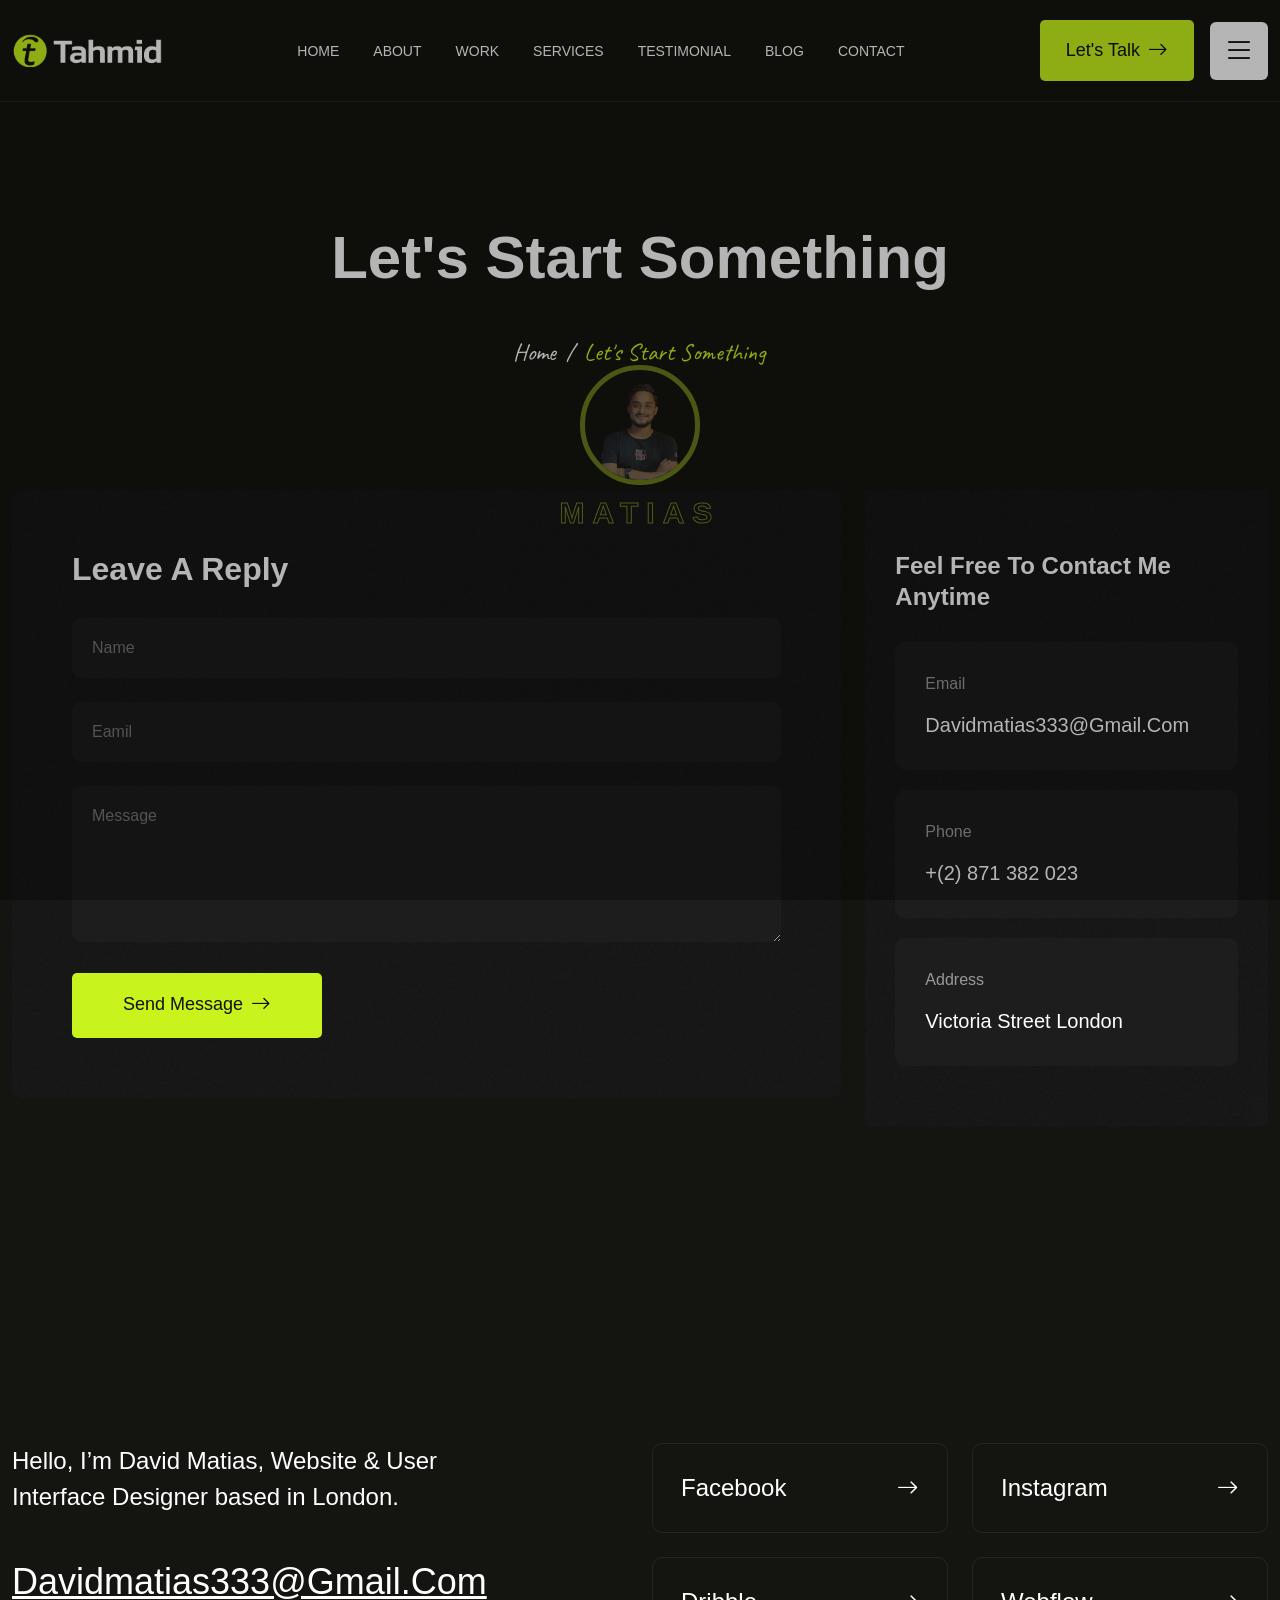
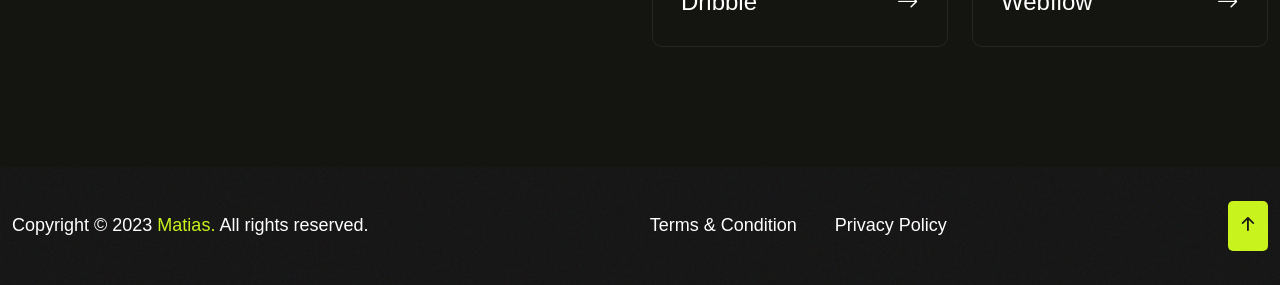
<file: contact.html>
<!DOCTYPE html>
<html lang="en">
<head>
   <!--<< Required meta tags >>-->
   <meta charset="UTF-8">
   <meta http-equiv="X-UA-Compatible" content="IE=edge">
   <meta name="viewport" content="width=device-width, initial-scale=1.0">
   <!--<< Title >>-->
   <title>Matias - Personal Portfolio Template</title>
   <!--<< Favcion >>-->
   <link rel="shortcut icon" href="assets/img/logo/favicon.png">
   <!--<< Bootstrap min.css >>-->
   <link rel="stylesheet" href="assets/css/bootstrap.min.css">
   <!--<< Aos animation css >>-->
   <link rel="stylesheet" href="assets/css/aos.css">
   <!--<< Main.css >>-->
   <link rel="stylesheet" href="assets/css/main.css">
</head>
<body>

<!--<< Preloader >>-->
<div class="preloader__matias">
   <div class="box text-center">
      <div class="matias mb-10">
         <img src="assets/img/banner/banner-man.png" alt="img">
      </div>
      <span class="fz-30 mati fw-600 text-uppercase">
         Matias
      </span>
   </div>
</div>
<!--<< Preloader >>--> 





<!--<< banner >>-->
<section class="breadcrumnd__section">
   <!--<< Header v-1 >>-->
   <header class="header-section">
      <div class="container">
         <div class="header-wrapper">
            <div class="main__logo">
               <a href="index.html" class="logo">
                  <img src="assets/img/logo/logo.png" alt="logo">
               </a>
            </div>
                        <ul class="main-menu">
               <li>
                  <a href="index.html">
                     Home
                  </a>
               </li>
               <li>
                  <a href="index.html#about">
                     About
                  </a>
               </li>
               <li>
                  <a href="index.html#prot">
                     Work
                  </a>
               </li>
               <li>
                  <a href="index.html#services">
                     Services
                  </a>
                  <ul class="sub-menu">
                     <li>
                        <a href="service.html">
                           Service
                        </a>
                     </li>
                     <li>
                        <a href="service-details.html">
                           Service Details
                        </a>
                     </li>
                  </ul>
               </li>
               <li>
                  <a href="index.html#testi">
                     Testimonial
                  </a>
               </li>
               <li>
                  <a href="javascript:void(0)">
                     Blog 
                  </a>
                  <ul class="sub-menu">
                     <li class="subtwohober">
                        <a href="blog.html">Blog</a>
                     </li>
                     <li><a href="blog-details.html">Blog Details</a></li>
                  </ul>
               </li>
               <li>
                  <a href="contact.html">
                     Contact
                  </a>
               </li>
            </ul>
            <div class="menu__components d-flex align-items-center">
               <a href="contact.html" class="d-flex fw-500 cmn--btn align-items-center gap-2">
                  <span class="get__text">
                     Let's Talk
                  </span>
                  <span>
                     <i class="bi bi-arrow-right fz-20"></i>                       
                  </span>
               </a>
               <div class="header-bar d-lg-none">
                  <span></span>
                  <span></span>
                  <span></span>
               </div>
               <div class="remove__click">
                  <i class="bi bi-list"></i>
               </div>
            </div>
         </div>
      </div>
   </header>
   <!--<< Header v-1 >>-->
   <div class="container pt-120 pb-120">
      <div class="row g-4 justify-content-center">
         <div class="col-lg-8">
            <div class="breadcrumnd__wrap text-center">
               <h1>
                  Let's Start Something
               </h1>
               <ul class="breakcrumnd__cont justify-content-center">
                  <li>
                     <a href="index-2.html">
                        Home 
                     </a>
                  </li>
                  <li class="white">
                     /  
                  </li>
                  <li class="base">
                     Let's Start Something
                  </li>
               </ul>
            </div>
         </div>
      </div>
   </div>
</section>
<!--<< banner >>-->

<!--<< Contact >>-->
<section class="contact__section">
   <div class="container">
      <div class="row g-4">
         <div class="col-lg-8" data-aos="fade-up" data-aos-duration="1000">
            <div class="contact__box">
               <div class="replay__box cmn__bg">
                  <h3>
                     Leave a Reply
                  </h3>
                  <form action="#" name="enq" method="post" action="contact.php" onsubmit="return validation();" class="row g-4">
                     <div class="col-lg-12">
                        <input type="text" name="name" placeholder="Name">
                     </div>
                     <div class="col-lg-12">
                        <input type="email" name="email" placeholder="Eamil">
                     </div>
                     <div class="col-lg-12">
                        <textarea name="message" rows="5" placeholder="Message"></textarea>
                     </div>
                     <div class="col-lg-12">
                        <button type="submit" value="Send message" name="submit" class=" border-0 d-flex fw-500 cmn--btn align-items-center gap-2">
                           <span class="get__text">
                              Send Message
                           </span>
                           <span>
                              <i class="bi bi-arrow-right fz-20"></i>                       
                           </span>
                        </button>
                     </div>
                  </form>
               </div>
            </div>
         </div>
         <div class="col-lg-4" data-aos="fade-up" data-aos-duration="1500">
            <div class="contact__rightside cmn__bg">
               <h4 class="mb-30">
                  Feel free to contact me anytime
               </h4>
               <div class="contact__item mb-20">
                  <span class="he1">
                     Email
                  </span>
                  <a href="#0">
                     davidmatias333@gmail.com
                  </a>
               </div>
               <div class="contact__item mb-20">
                  <span class="he1">
                     Phone
                  </span>
                  <a href="#0">
                     +(2) 871 382 023
                  </a>
               </div>
               <div class="contact__item">
                  <span class="he1">
                     Address
                  </span>
                  <span class="address">
                     Victoria Street London
                  </span>
               </div>
            </div>
         </div>
      </div>
   </div>
</section>
<!--<< Contact >>-->


<!--<< Footer >>-->
<footer class="footer__section">
   <div class="container">
      <div class="footer__top pt-120 pb-120">
         <div class="fl" data-aos="fade-up" data-aos-duration="1000">
            Get In Touch
         </div>
         <div class="row g-4">
            <div class="col-lg-6">
               <div class="get__content">
                  <p>
                     Hello, I’m David Matias, Website & User Interface 
                     Designer based in London.
                  </p>
                  <a href="#0">davidmatias333@gmail.com</a>
               </div>
            </div>
            <div class="col-lg-6">
               <div class="get__rightcontetn">
                  <div class="row g-4">
                     <div class="col-lg-6 col-md-6 col-sm-6">
                        <a href="#0" class="social__footer">
                           Facebook
                           <i class="bi bi-arrow-right"></i>
                        </a>
                     </div>
                     <div class="col-lg-6 col-md-6 col-sm-6">
                        <a href="#0" class="social__footer">
                           Instagram
                           <i class="bi bi-arrow-right"></i>
                        </a>
                     </div>
                     <div class="col-lg-6 col-md-6 col-sm-6">
                        <a href="#0" class="social__footer">
                           Dribble
                           <i class="bi bi-arrow-right"></i>
                        </a>
                     </div>
                     <div class="col-lg-6 col-md-6 col-sm-6">
                        <a href="#0" class="social__footer">
                           Webflow
                           <i class="bi bi-arrow-right"></i>
                        </a>
                     </div>
                  </div>
               </div>
            </div>
         </div>
      </div>
   </div>
   <div class="footer__bottom cmn__bg">
      <div class="container">
         <div class="copyright">
            <p class="white"> Copyright © 2023 <a href="index-2.html" class="base">Matias.</a> All rights reserved.</p>
            <ul class="terms">
               <li>
                  <a href="#0">
                     Terms & Condition
                  </a>
               </li>
               <li>
                  <a href="#0">
                     Privacy Policy
                  </a>
               </li>
            </ul>
            <a href="#about" class="toparrow">
               <i class="bi bi-arrow-up-short"></i>
            </a>
         </div>
      </div>
   </div>
</footer>
<!--<< Footer >>-->

<!--<<  sub side bar custom >>-->
<div class="subside__barmenu sub__contact">
   <div class="remove__click d-flex justify-content-center align-items-center">
      <i class="bi bi-x-lg"></i>
   </div>
   <div class="sub__contact__wrapper d-grid">
      <a href="index-2.html" class="side-logo">
         <img src="assets/img/logo/logo.png" alt="img">
      </a>
      <p>
         Neque porro quisquam est, qui dolorem ipsum quia dolor sit consectetur, aliquam quaerats voluptatem. Ut enim ad minima veniam, exercitationem laboriosam, nisi ut aliquid ex ea autem velit esse quam nihil
      </p>
      <div class="sub__contact-left d-grid">
         <div class="sub__contac-item">
            <div class="content">
               <span class="address d-block">
                  address
               </span>
               <span class="textp">
                  Victoria Street London,
               </span>
            </div>
         </div>
         <div class="sub__contac-item">
            <div class="content">
               <span class="address d-block">
                  email
               </span>
               <a href="javascript:void(0)" class="textp">
                  matias999@.com
               </a>
            </div>
         </div>
         <div class="sub__contac-item">
            <div class="content">
               <span class="address d-block">
                  call now
               </span>
               <a href="jasacript:void(0)" class="textp">
                  +98 4758 2154 021
               </a>
            </div>
         </div>
      </div>
      <div class="sub__contact-right mb-80 position-relative">
         <ul class="social d-flex gap-3">
            <li>
               <a href="javascript:void(0)">
                  <i class="bi bi-facebook"></i>
               </a>
            </li>
            <li>
               <a href="javascript:void(0)">
                  <i class="bi bi-twitter"></i>
               </a>
            </li>
            <li>
               <a href="javascript:void(0)">
                  <i class="bi bi-linkedin"></i>
               </a>
            </li>
            <li>
               <a href="javascript:void(0)">
                  <i class="bi bi-youtube"></i>
               </a>
            </li>
         </ul>
      </div>
      <a href="#0" class="d-flex justify-content-center fw-500 cmn--btn align-items-center gap-2">
         <span>
            <i class="bi bi-chevron-right"></i>             
         </span>
         <span class="get__text">
            Let's Talk
         </span>
      </a>
   </div>
</div>
<!--<<  sub side bar custom >>-->

   <!--<< Scroll To Top >>-->
   <div class="progress-wrap">
      <svg
         class="progress-circle svg-content"
         width="100%"
         height="100%"
         viewBox="-1 -1 102 102"
      >
         <path fill="#c9f31d" d="M50,1 a49,49 0 0,1 0,98 a49,49 0 0,1 0,-98"/>
      </svg>
      <i class="bi bi-arrow-90deg-up title topping"></i>
   </div>
   <!--<< Scroll To Top >>-->

   <!--<< Jquery Latest >>-->
   <script src="assets/js/jquery-3.7.0.min.js"></script>
   <!--<< Viewport Js >>-->
   <script src="assets/js/viewport.jquery.js"></script>
   <!--<< Bootstrap Js >>-->
   <script src="assets/js/bootstrap.min.js"></script>
   <!--<< Aos animation Js >>-->
   <script src="assets/js/aos.js"></script>
   <!--<< Nice Select Js >>-->
   <script src="assets/js/jquery.nice-select.min.js"></script>
   <!--<< Swiper Slide Js >>-->
   <script src="assets/js/swiper-bundle.min.js"></script>
   <!--<< Swiper Bundle Js >>-->
   <script src="assets/js/jquery.magnific-popup.min.js"></script>
   <!--<< magnific popup Js >>-->
   <script src="assets/js/odometer.min.js"></script>
   <!--<< Odometer js Js >>-->
   <script src="assets/js/wow.min.js"></script>
   <!--<< Wow Animation js >>-->
   <script src="assets/js/main.js"></script>
   <!--<< Main.js >>-->
</body>
</html>
</file>
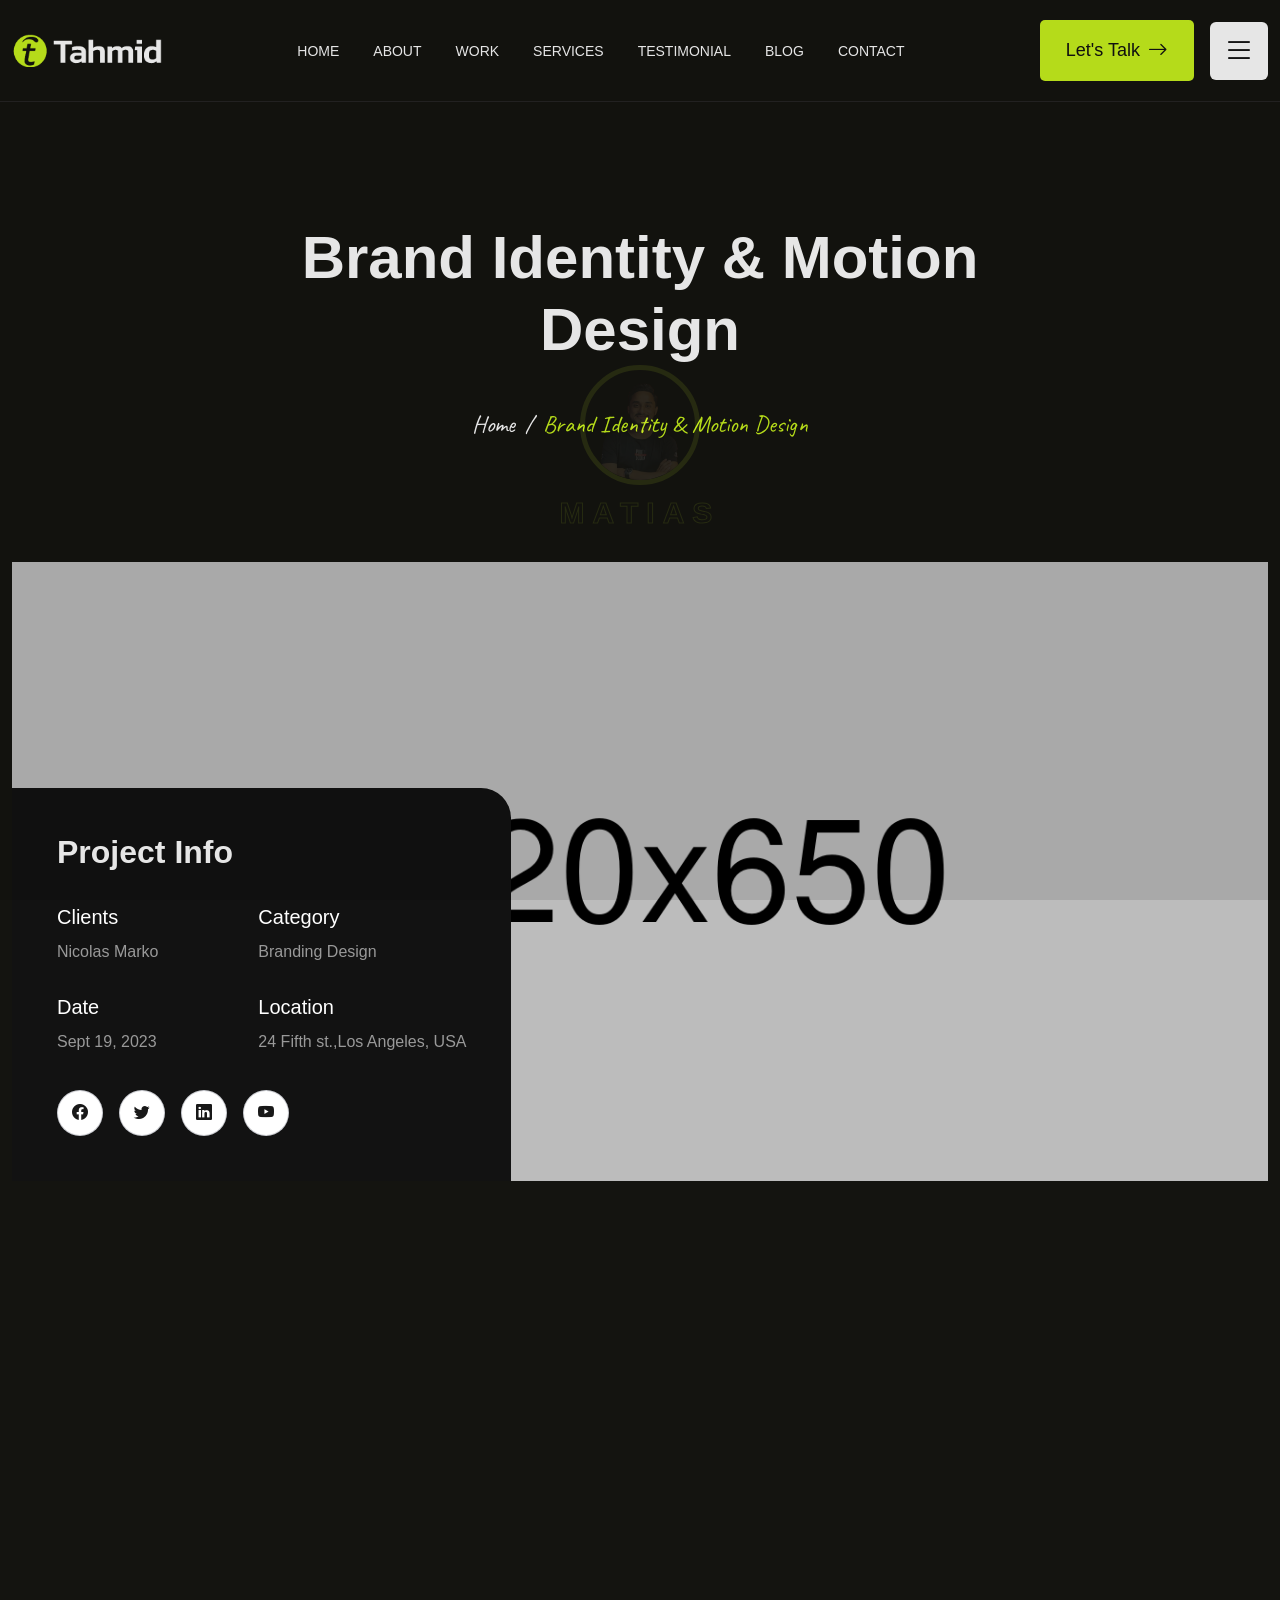
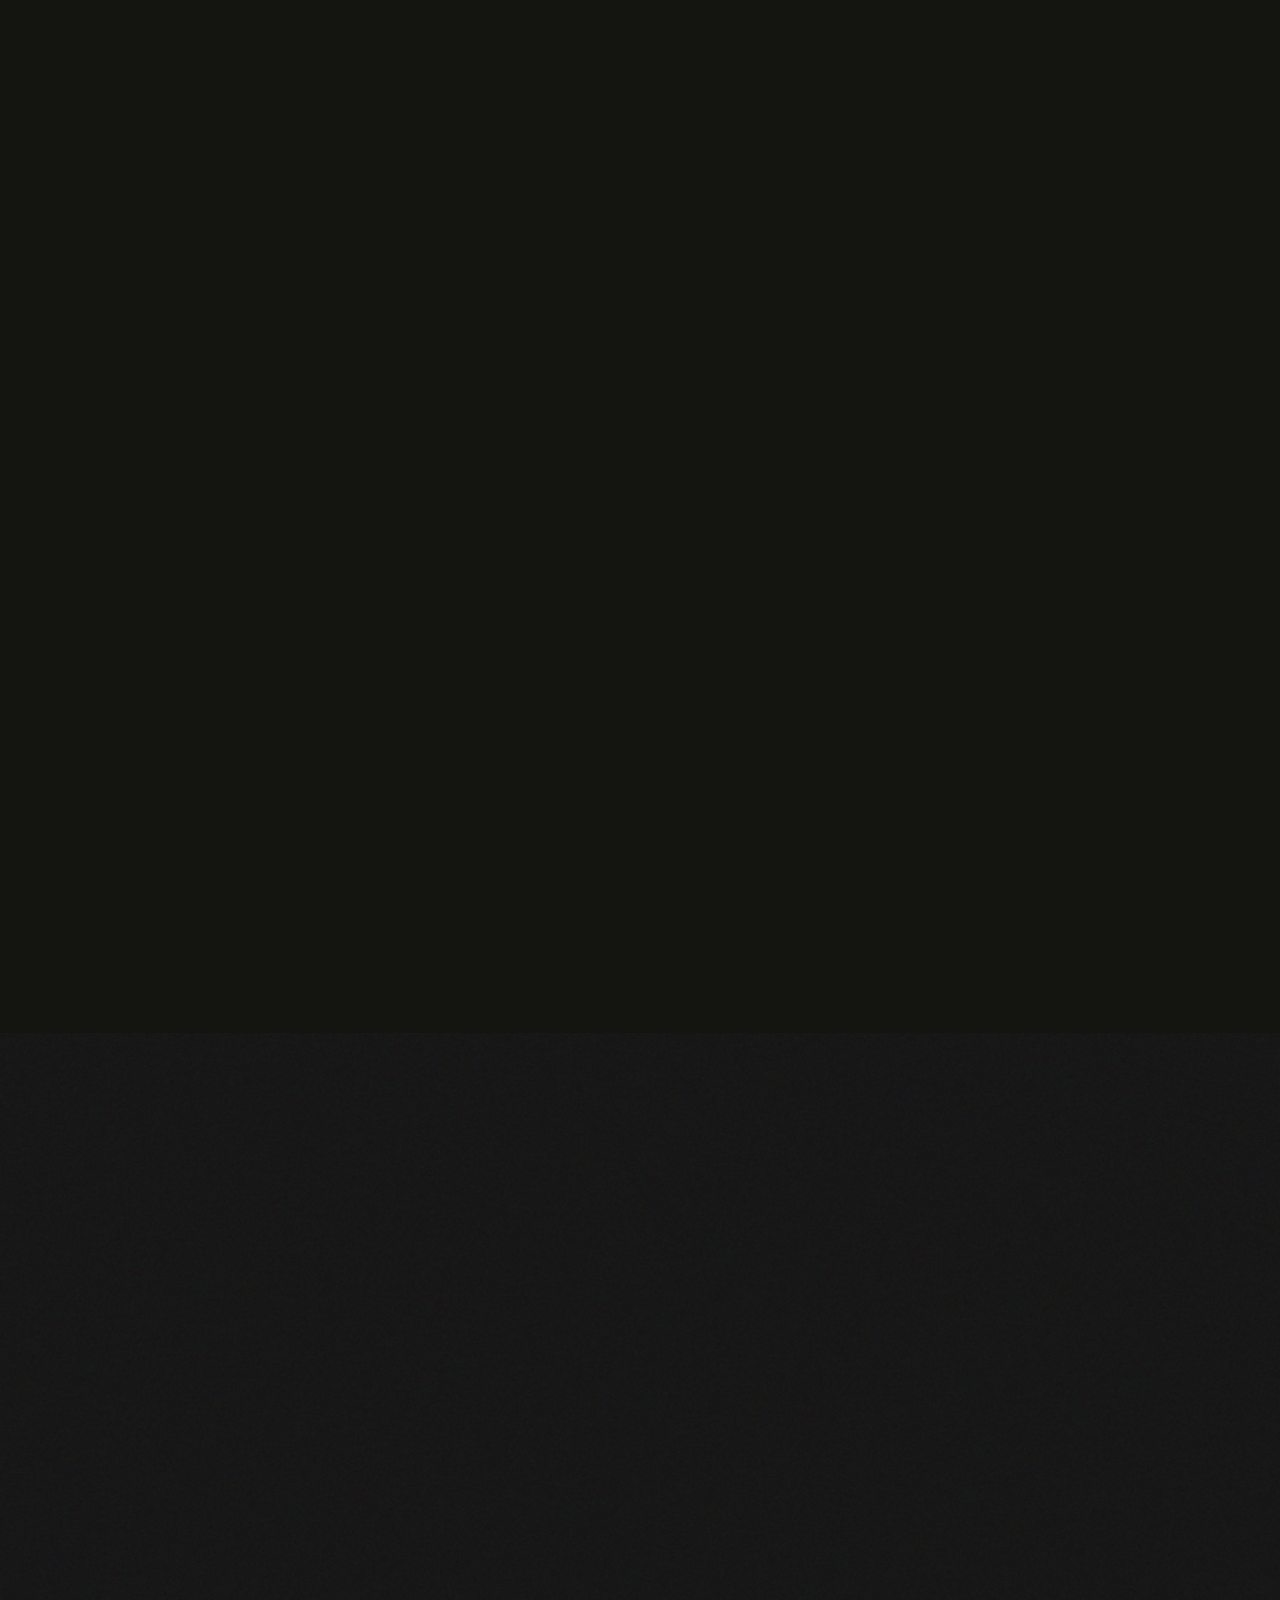
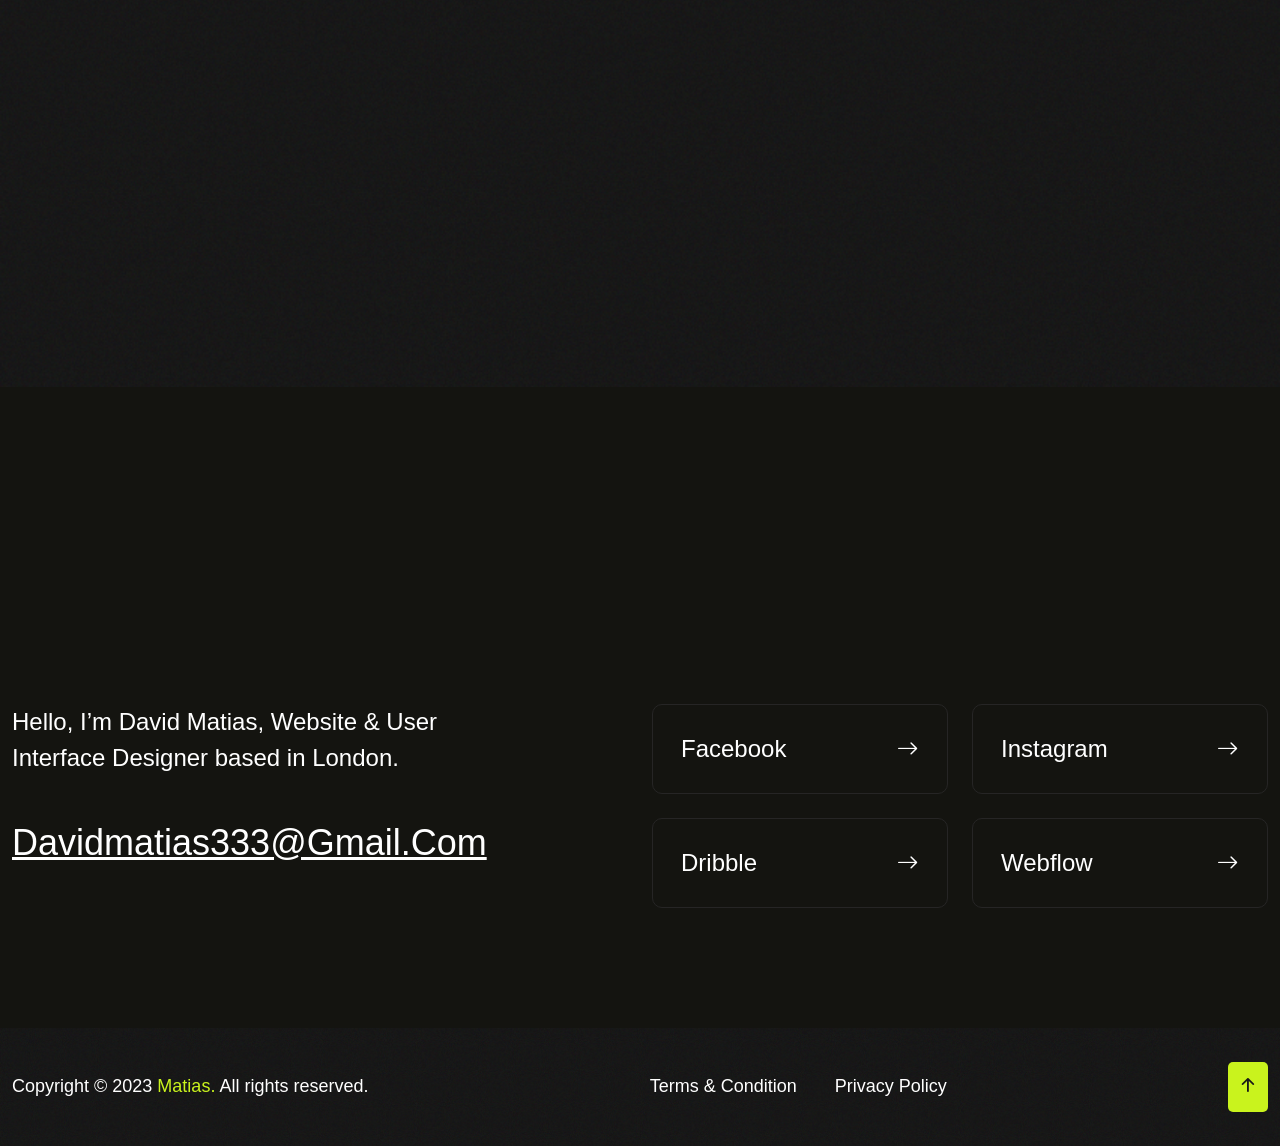
<file: protfolio-details.html>
<!DOCTYPE html>
<html lang="en">
<head>
   <!--<< Required meta tags >>-->
   <meta charset="UTF-8">
   <meta http-equiv="X-UA-Compatible" content="IE=edge">
   <meta name="viewport" content="width=device-width, initial-scale=1.0">
   <!--<< Title >>-->
   <title>Matias - Personal Portfolio Template</title>
   <!--<< Favcion >>-->
   <link rel="shortcut icon" href="assets/img/logo/favicon.png">
   <!--<< Bootstrap min.css >>-->
   <link rel="stylesheet" href="assets/css/bootstrap.min.css">
   <!--<< Aos animation css >>-->
   <link rel="stylesheet" href="assets/css/aos.css">
   <!--<< Main.css >>-->
   <link rel="stylesheet" href="assets/css/main.css">
</head>
<body>

<!--<< Preloader >>-->
<div class="preloader__matias">
   <div class="box text-center">
      <div class="matias mb-10">
         <img src="assets/img/banner/banner-man.png" alt="img">
      </div>
      <span class="fz-30 mati fw-600 text-uppercase">
         Matias
      </span>
   </div>
</div>
<!--<< Preloader >>--> 





<!--<< banner >>-->
<section class="breadcrumnd__section">
   <!--<< Header v-1 >>-->
   <header class="header-section">
      <div class="container">
         <div class="header-wrapper">
            <div class="main__logo">
               <a href="index.html" class="logo">
                  <img src="assets/img/logo/logo.png" alt="logo">
               </a>
            </div>
                        <ul class="main-menu">
               <li>
                  <a href="index.html">
                     Home
                  </a>
               </li>
               <li>
                  <a href="index.html#about">
                     About
                  </a>
               </li>
               <li>
                  <a href="index.html#prot">
                     Work
                  </a>
               </li>
               <li>
                  <a href="index.html#services">
                     Services
                  </a>
                  <ul class="sub-menu">
                     <li>
                        <a href="service.html">
                           Service
                        </a>
                     </li>
                     <li>
                        <a href="service-details.html">
                           Service Details
                        </a>
                     </li>
                  </ul>
               </li>
               <li>
                  <a href="index.html#testi">
                     Testimonial
                  </a>
               </li>
               <li>
                  <a href="javascript:void(0)">
                     Blog 
                  </a>
                  <ul class="sub-menu">
                     <li class="subtwohober">
                        <a href="blog.html">Blog</a>
                     </li>
                     <li><a href="blog-details.html">Blog Details</a></li>
                  </ul>
               </li>
               <li>
                  <a href="contact.html">
                     Contact
                  </a>
               </li>
            </ul>
            <div class="menu__components d-flex align-items-center">
               <a href="contact.html" class="d-flex fw-500 cmn--btn align-items-center gap-2">
                  <span class="get__text">
                     Let's Talk
                  </span>
                  <span>
                     <i class="bi bi-arrow-right fz-20"></i>                       
                  </span>
               </a>
               <div class="header-bar d-lg-none">
                  <span></span>
                  <span></span>
                  <span></span>
               </div>
               <div class="remove__click">
                  <i class="bi bi-list"></i>
               </div>
            </div>
         </div>
      </div>
   </header>
   <!--<< Header v-1 >>-->
   <div class="container pt-120 pb-120">
      <div class="row g-4 justify-content-center">
         <div class="col-lg-8">
            <div class="breadcrumnd__wrap text-center">
               <h1>
                  Brand Identity & Motion Design
               </h1>
               <ul class="breakcrumnd__cont justify-content-center">
                  <li>
                     <a href="index-2.html">
                        Home 
                     </a>
                  </li>
                  <li class="white">
                     /  
                  </li>
                  <li class="base">
                    Brand Identity & Motion Design
                  </li>
               </ul>
            </div>
         </div>
      </div>
   </div>
</section>
<!--<< banner >>-->

<!--<< protfolio details >>-->
<section class="protfolio__details pb-120">
   <div class="container">
      <div class="details__bigthumb mb-60" data-aos="fade-up" data-aos-duration="1000">
         <img src="assets/img/protfolio/prot-detailsbig.png" alt="img">
         <div class="prot__detail__contact">
            <h3>
               Project Info
            </h3>
            <div class="prot__itembox">
               <div class="prot__left">
                  <div class="items mb__cus30">
                     <h5>
                        Clients
                     </h5>
                     <p>
                        Nicolas Marko
                     </p>
                  </div>
                  <div class="items">
                     <h5>
                        Date
                     </h5>
                     <p>
                        Sept 19, 2023
                     </p>
                  </div>
               </div>
               <div class="prot__left">
                  <div class="items mb__cus30">
                     <h5>
                        Category
                     </h5>
                     <p>
                        Branding Design
                     </p>
                  </div>
                  <div class="items">
                     <h5>
                        Location
                     </h5>
                     <p>
                        24 Fifth st.,Los Angeles, USA
                     </p>
                  </div>
               </div>
            </div>
            <ul class="social d-flex gap-3">
               <li>
                  <a href="javascript:void(0)">
                     <i class="bi bi-facebook"></i>
                  </a>
               </li>
               <li>
                  <a href="javascript:void(0)">
                     <i class="bi bi-twitter"></i>
                  </a>
               </li>
               <li>
                  <a href="javascript:void(0)">
                     <i class="bi bi-linkedin"></i>
                  </a>
               </li>
               <li>
                  <a href="javascript:void(0)">
                     <i class="bi bi-youtube"></i>
                  </a>
               </li>
            </ul>
         </div>
      </div>
      <div class="details__textwrap">
         <div class="text__box mb__cus60" data-aos="fade-up" data-aos-duration="1400">
            <p class="fz-16 pra ttext__one">
               There are many variations of passages of Lorem Ipsum available, but the majority have suffered alteration in some form, by injected humour, or randomised words which don't look even slightly believable. If you are going to use a passage of Lorem Ipsum, you need to be sure there isn't anything embarrassing hidden in the middle of text. All the Lorem Ipsum generators on the Internet tend to repeat predefined chunks as necessary, making this the first true generator on the Internet. It uses a dictionary of over combined with a handful of model sentence structures, to generate Lorem Ipsum which looks reasonable.  
            </p>
            <p class="fz-16 pra">
               Nemo enim ipsam voluptatem quia voluptas sit aspernatur aut odit aut fugit, sed quia consequuntur magni dolores eos qui ratione voluptatem sequi nesciunt. Neque quisquam est, qui dolorem ipsum quia dolor sit amet, consectetur, adipisci velit, sed quia non numquam eius modi tempora incidunt ut labore et dolore magnam aliquam voluptatem. Ut enim ad minima veniam, quis nostrum exercitationem ullam corporis suscipit laboriosam,
            </p>
         </div>
         <div class="text__box mb__cus60" data-aos="fade-up" data-aos-duration="1600">
            <h3 class="text__boxhead">
               Challenge
            </h3>
            <p class="fz-16 pra ttext__one">
               There are many variations of passages of Lorem Ipsum available, but the majority have suffered alteration in some form, by injected humour, or randomised words which don't look even slightly believable. If you are going to use a passage of Lorem Ipsum, you need to be sure there isn't anything embarrassing hidden in the middle of text. All the Lorem Ipsum generators on the Internet tend to repeat predefined chunks as necessary, making this the first true generator on the Internet.
            </p>
            <ul class="challenge__list">
               <li>
                  Duis aute irure dolor in reprehenderit in voluptate velit esse cillum dolore eu fugiat nulla pariatur.
               </li>
               <li>
                  Nor again is there anyone who loves or pursues or desires to obtain pain of itself, because it is pain, but because occasionally 
               </li>
               <li>
                  On the other hand, we denounce with righteous indignation and dislike
               </li>
            </ul>
         </div>
         <div class="text__box mb__cus60" data-aos="fade-up" data-aos-duration="1800">
            <h3 class="text__boxhead">
               Solution & Result
            </h3>
            <p class="fz-16 pra">
               There are many variations of passages of Lorem Ipsum available, but the majority have suffered alteration in some form, by injected humour, or randomised words which don't look even slightly believable. If you are going to use a passage of Lorem Ipsum, you need to be sure there isn't anything embarrassing hidden in the middle of text. All the Lorem Ipsum generators on the Internet tend to repeat predefined chunks as necessary, making this the first true generator on the Internet. It uses a dictionary of over Latin words, combined with a handful of model sentence structures, to generate Lorem Ipsum which looks reasonable. The generated Lorem Ipsum is therefore always free from repetition, injected humour, or non-characteristic words etc.
            </p>
         </div>
         <div class="details__small" data-aos="fade-up" data-aos-duration="2000">
            <div class="thumb">
               <img src="assets/img/protfolio/prot-detials1.png" alt="img">
            </div>
            <div class="thumb">
               <img src="assets/img/protfolio/prot-detials2.png" alt="img">
            </div>
         </div>
      </div>
   </div>
</section>
<!--<< protfolio details >>-->

<!--<< related >>-->
<section class="protfolidetails__section cmn__bg pt-120 pb-120">
   <div class="container">
      <div class="project__head text-center">
         <span class="common__sub" data-aos="fade-down" data-aos-duration="1000">
           Protfolio 
         </span>
         <h2 class="fw-500" data-aos="fade-up" data-aos-duration="1000">
            Related Work
         </h2>
      </div>
      <div class="row g-4">
         <div class="col-lg-6 col-md-6">
            <div class="project__wrapone">
               <div class="project__item" data-aos="fade-up"
         data-aos-duration="1000">
                  <a href="#0" class="thumb mb-30">
                     <img src="assets/img/project/pro1.png" alt="img">
                  </a>
                  <div class="content d-flex align-items-center justify-content-between gap-2">
                     <a href="#0" class="left__cont">
                        <span class="base mb-2 mb-xxl-3 d-block text-uppercase">
                           Product Design
                        </span>
                        <h3>
                           Brand Identity & Motion Design
                        </h3>
                     </a>
                     <a href="#0" class="common__icon">
                        <i class="bi bi-arrow-up-right"></i>
                     </a>
                  </div>
               </div>
            </div>
         </div>
         <div class="col-lg-6 col-md-6">
            <div class="project__wraptwo">
               <div class="project__item" data-aos="fade-up"
         data-aos-duration="2200">
                  <a href="#0" class="thumb mb-30">
                     <img src="assets/img/project/pro4.png" alt="img">
                  </a>
                  <div class="content d-flex align-items-center justify-content-between gap-2">
                     <a href="#0" class="left__cont">
                        <span class="base mb-2 mb-xxl-3 d-block text-uppercase">
                           Design & Branding
                        </span>
                        <h3>
                           Creative Graphics Design
                        </h3>
                     </a>
                     <a href="#0" class="common__icon">
                        <i class="bi bi-arrow-up-right"></i>
                     </a>
                  </div>
               </div>
            </div>
         </div>
      </div>
   </div>
</section>
<!--<< related >>-->

<!--<< Footer >>-->
<footer class="footer__section">
   <div class="container">
      <div class="footer__top pt-120 pb-120">
         <div class="fl" data-aos="fade-up" data-aos-duration="1000">
            Get In Touch
         </div>
         <div class="row g-4">
            <div class="col-lg-6">
               <div class="get__content">
                  <p>
                     Hello, I’m David Matias, Website & User Interface 
                     Designer based in London.
                  </p>
                  <a href="#0">davidmatias333@gmail.com</a>
               </div>
            </div>
            <div class="col-lg-6">
               <div class="get__rightcontetn">
                  <div class="row g-4">
                     <div class="col-lg-6 col-md-6 col-sm-6">
                        <a href="#0" class="social__footer">
                           Facebook
                           <i class="bi bi-arrow-right"></i>
                        </a>
                     </div>
                     <div class="col-lg-6 col-md-6 col-sm-6">
                        <a href="#0" class="social__footer">
                           Instagram
                           <i class="bi bi-arrow-right"></i>
                        </a>
                     </div>
                     <div class="col-lg-6 col-md-6 col-sm-6">
                        <a href="#0" class="social__footer">
                           Dribble
                           <i class="bi bi-arrow-right"></i>
                        </a>
                     </div>
                     <div class="col-lg-6 col-md-6 col-sm-6">
                        <a href="#0" class="social__footer">
                           Webflow
                           <i class="bi bi-arrow-right"></i>
                        </a>
                     </div>
                  </div>
               </div>
            </div>
         </div>
      </div>
   </div>
   <div class="footer__bottom cmn__bg">
      <div class="container">
         <div class="copyright">
            <p class="white"> Copyright © 2023 <a href="index-2.html" class="base">Matias.</a> All rights reserved.</p>
            <ul class="terms">
               <li>
                  <a href="#0">
                     Terms & Condition
                  </a>
               </li>
               <li>
                  <a href="#0">
                     Privacy Policy
                  </a>
               </li>
            </ul>
            <a href="#about" class="toparrow">
               <i class="bi bi-arrow-up-short"></i>
            </a>
         </div>
      </div>
   </div>
</footer>
<!--<< Footer >>-->

<!--<<  sub side bar custom >>-->
<div class="subside__barmenu sub__contact">
   <div class="remove__click d-flex justify-content-center align-items-center">
      <i class="bi bi-x-lg"></i>
   </div>
   <div class="sub__contact__wrapper d-grid">
      <a href="index-2.html" class="side-logo">
         <img src="assets/img/logo/logo.png" alt="img">
      </a>
      <p>
         Neque porro quisquam est, qui dolorem ipsum quia dolor sit consectetur, aliquam quaerats voluptatem. Ut enim ad minima veniam, exercitationem laboriosam, nisi ut aliquid ex ea autem velit esse quam nihil
      </p>
      <div class="sub__contact-left d-grid">
         <div class="sub__contac-item">
            <div class="content">
               <span class="address d-block">
                  address
               </span>
               <span class="textp">
                  Victoria Street London,
               </span>
            </div>
         </div>
         <div class="sub__contac-item">
            <div class="content">
               <span class="address d-block">
                  email
               </span>
               <a href="javascript:void(0)" class="textp">
                  matias999@.com
               </a>
            </div>
         </div>
         <div class="sub__contac-item">
            <div class="content">
               <span class="address d-block">
                  call now
               </span>
               <a href="jasacript:void(0)" class="textp">
                  +98 4758 2154 021
               </a>
            </div>
         </div>
      </div>
      <div class="sub__contact-right mb-80 position-relative">
         <ul class="social d-flex gap-3">
            <li>
               <a href="javascript:void(0)">
                  <i class="bi bi-facebook"></i>
               </a>
            </li>
            <li>
               <a href="javascript:void(0)">
                  <i class="bi bi-twitter"></i>
               </a>
            </li>
            <li>
               <a href="javascript:void(0)">
                  <i class="bi bi-linkedin"></i>
               </a>
            </li>
            <li>
               <a href="javascript:void(0)">
                  <i class="bi bi-youtube"></i>
               </a>
            </li>
         </ul>
      </div>
      <a href="#0" class="d-flex justify-content-center fw-500 cmn--btn align-items-center gap-2">
         <span>
            <i class="bi bi-chevron-right"></i>             
         </span>
         <span class="get__text">
            Let's Talk
         </span>
      </a>
   </div>
</div>
<!--<<  sub side bar custom >>-->

   <!--<< Scroll To Top >>-->
   <div class="progress-wrap">
      <svg
         class="progress-circle svg-content"
         width="100%"
         height="100%"
         viewBox="-1 -1 102 102"
      >
         <path fill="#c9f31d" d="M50,1 a49,49 0 0,1 0,98 a49,49 0 0,1 0,-98"/>
      </svg>
      <i class="bi bi-arrow-90deg-up title topping"></i>
   </div>
   <!--<< Scroll To Top >>-->

   <!--<< Jquery Latest >>-->
   <script src="assets/js/jquery-3.7.0.min.js"></script>
   <!--<< Viewport Js >>-->
   <script src="assets/js/viewport.jquery.js"></script>
   <!--<< Bootstrap Js >>-->
   <script src="assets/js/bootstrap.min.js"></script>
   <!--<< Aos animation Js >>-->
   <script src="assets/js/aos.js"></script>
   <!--<< Nice Select Js >>-->
   <script src="assets/js/jquery.nice-select.min.js"></script>
   <!--<< Swiper Slide Js >>-->
   <script src="assets/js/swiper-bundle.min.js"></script>
   <!--<< Swiper Bundle Js >>-->
   <script src="assets/js/jquery.magnific-popup.min.js"></script>
   <!--<< magnific popup Js >>-->
   <script src="assets/js/odometer.min.js"></script>
   <!--<< Odometer js Js >>-->
   <script src="assets/js/wow.min.js"></script>
   <!--<< Wow Animation js >>-->
   <script src="assets/js/main.js"></script>
   <!--<< Main.js >>-->
</body>
</html>
</file>
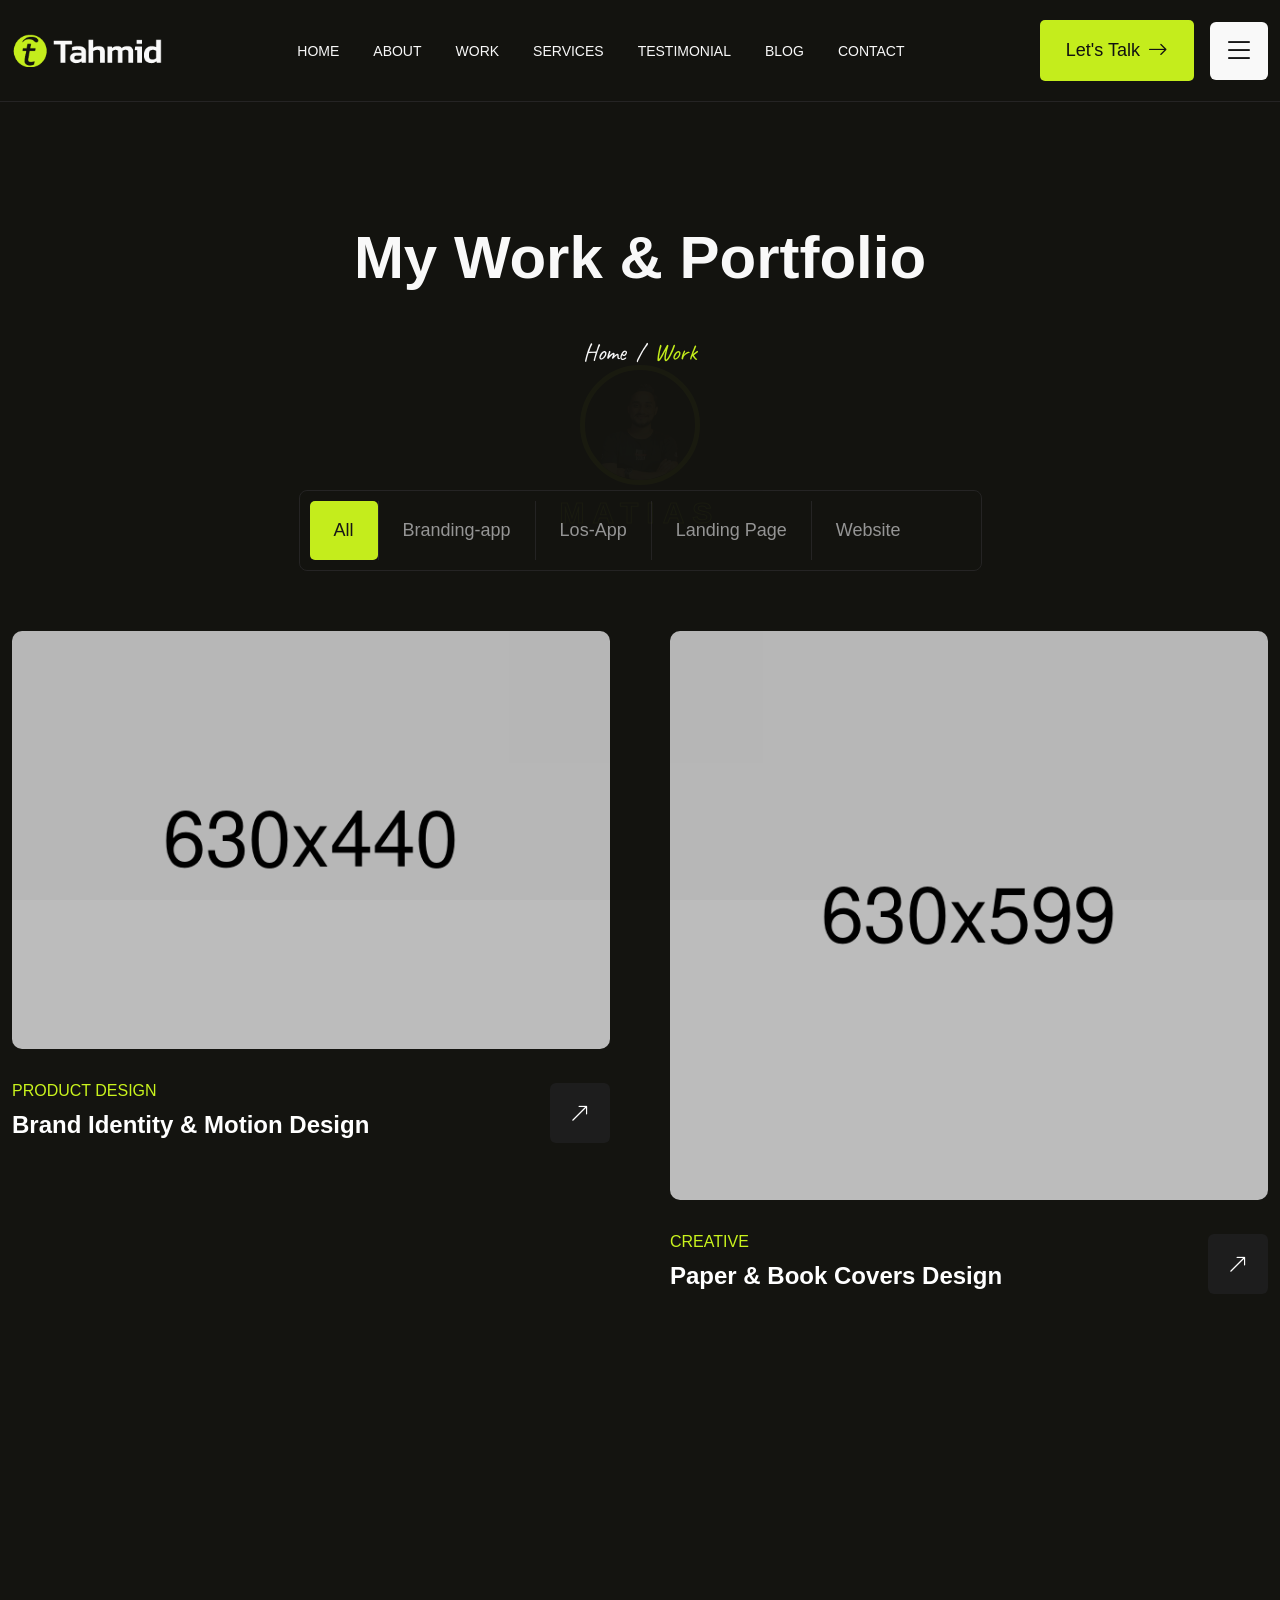
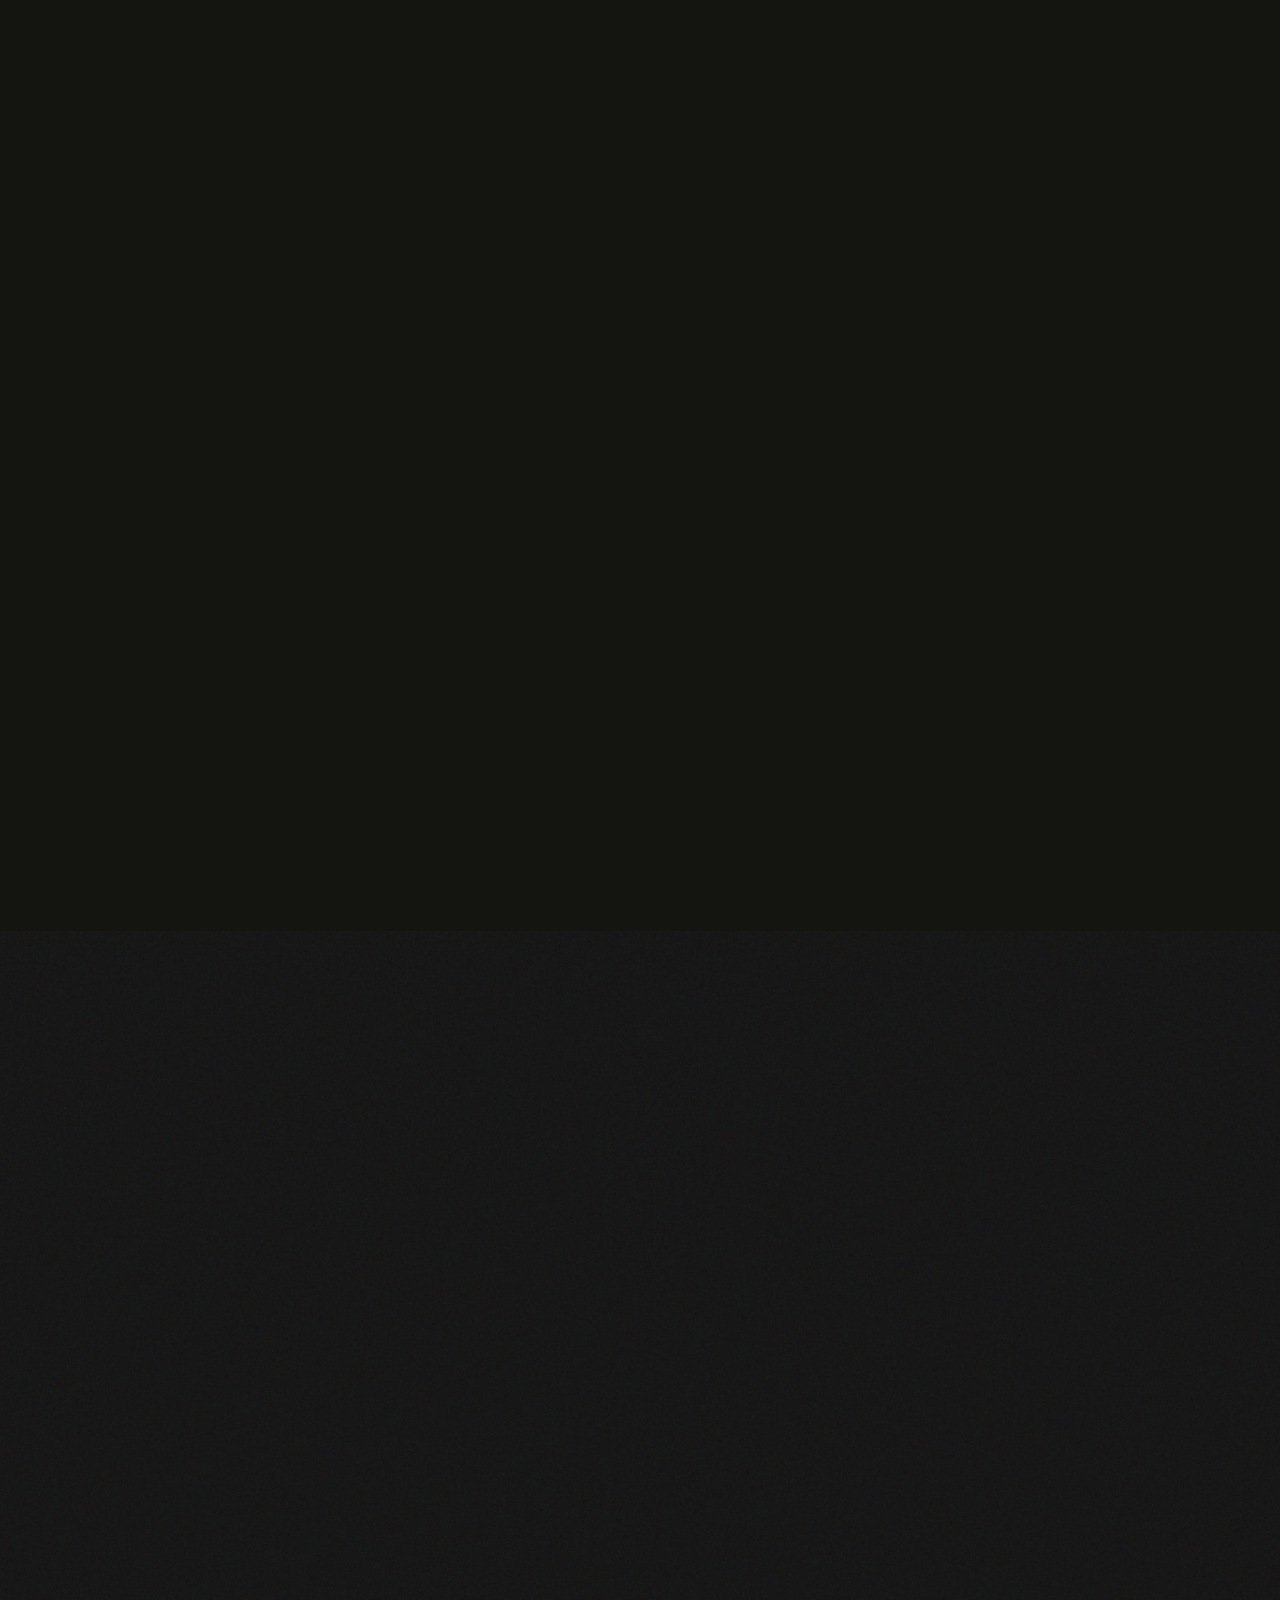
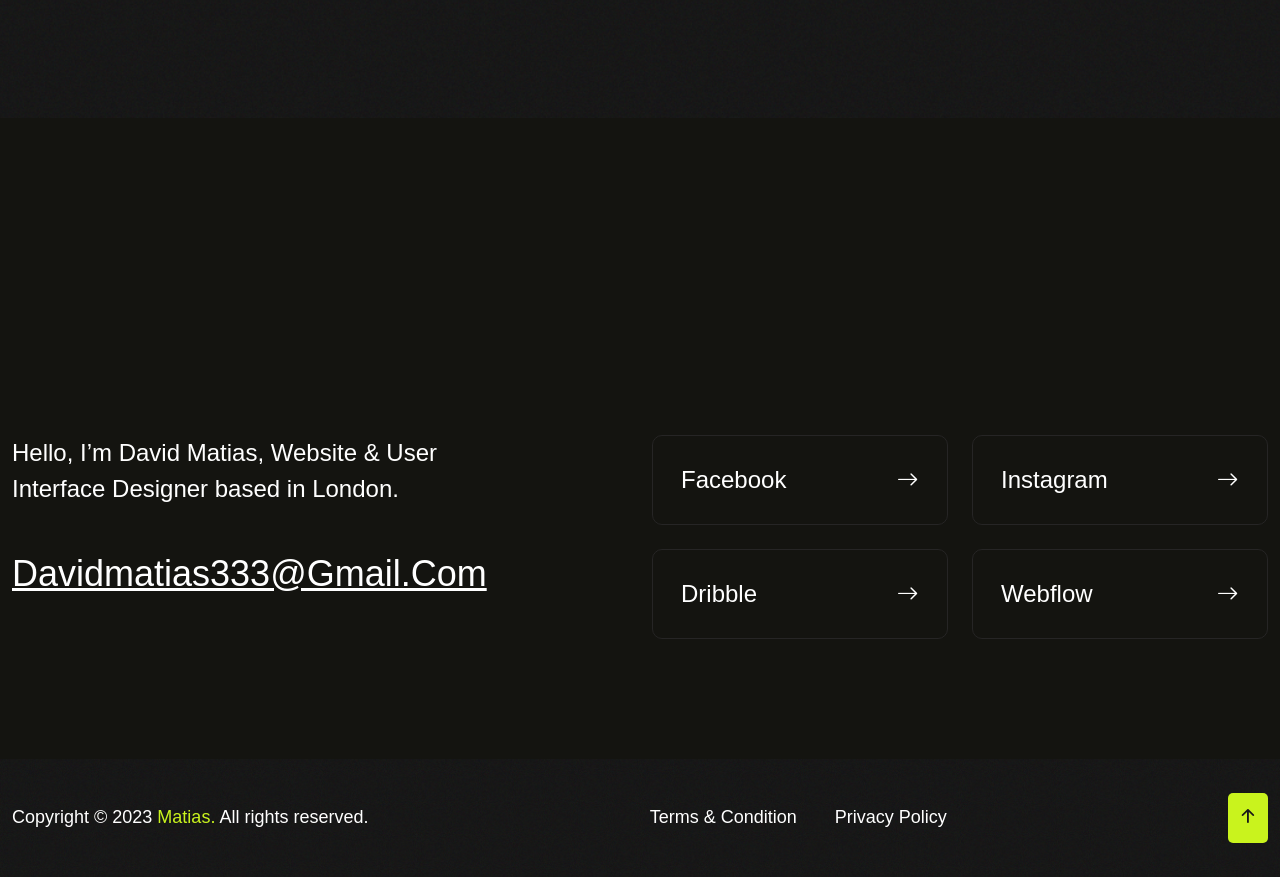
<file: protfolio.html>
<!DOCTYPE html>
<html lang="en">
<head>
   <!--<< Required meta tags >>-->
   <meta charset="UTF-8">
   <meta http-equiv="X-UA-Compatible" content="IE=edge">
   <meta name="viewport" content="width=device-width, initial-scale=1.0">
   <!--<< Title >>-->
  <title>Matias - Personal Portfolio Template</title>
   <!--<< Favcion >>-->
   <link rel="shortcut icon" href="assets/img/logo/favicon.png">
   <!--<< Bootstrap min.css >>-->
   <link rel="stylesheet" href="assets/css/bootstrap.min.css">
   <!--<< Aos animation css >>-->
   <link rel="stylesheet" href="assets/css/aos.css">
   <!--<< Main.css >>-->
   <link rel="stylesheet" href="assets/css/main.css">
</head>
<body>

<!--<< Preloader >>-->
<div class="preloader__matias">
   <div class="box text-center">
      <div class="matias mb-10">
         <img src="assets/img/banner/banner-man.png" alt="img">
      </div>
      <span class="fz-30 mati fw-600 text-uppercase">
         Matias
      </span>
   </div>
</div>
<!--<< Preloader >>--> 





<!--<< banner >>-->
<section class="breadcrumnd__section">
   <!--<< Header v-1 >>-->
   <header class="header-section">
      <div class="container">
         <div class="header-wrapper">
            <div class="main__logo">
               <a href="index.html" class="logo">
                  <img src="assets/img/logo/logo.png" alt="logo">
               </a>
            </div>
                        <ul class="main-menu">
               <li>
                  <a href="index.html">
                     Home
                  </a>
               </li>
               <li>
                  <a href="index.html#about">
                     About
                  </a>
               </li>
               <li>
                  <a href="index.html#prot">
                     Work
                  </a>
               </li>
               <li>
                  <a href="index.html#services">
                     Services
                  </a>
                  <ul class="sub-menu">
                     <li>
                        <a href="service.html">
                           Service
                        </a>
                     </li>
                     <li>
                        <a href="service-details.html">
                           Service Details
                        </a>
                     </li>
                  </ul>
               </li>
               <li>
                  <a href="index.html#testi">
                     Testimonial
                  </a>
               </li>
               <li>
                  <a href="javascript:void(0)">
                     Blog 
                  </a>
                  <ul class="sub-menu">
                     <li class="subtwohober">
                        <a href="blog.html">Blog</a>
                     </li>
                     <li><a href="blog-details.html">Blog Details</a></li>
                  </ul>
               </li>
               <li>
                  <a href="contact.html">
                     Contact
                  </a>
               </li>
            </ul>
            <div class="menu__components d-flex align-items-center">
               <a href="contact.html" class="d-flex fw-500 cmn--btn align-items-center gap-2">
                  <span class="get__text">
                     Let's Talk
                  </span>
                  <span>
                     <i class="bi bi-arrow-right fz-20"></i>                       
                  </span>
               </a>
               <div class="header-bar d-lg-none">
                  <span></span>
                  <span></span>
                  <span></span>
               </div>
               <div class="remove__click">
                  <i class="bi bi-list"></i>
               </div>
            </div>
         </div>
      </div>
   </header>
   <!--<< Header v-1 >>-->
   <div class="container pt-120 pb-120">
      <div class="row g-4 justify-content-center">
         <div class="col-lg-8">
            <div class="breadcrumnd__wrap text-center">
               <h1>
                  My Work & Portfolio
               </h1>
               <ul class="breakcrumnd__cont justify-content-center">
                  <li>
                     <a href="index-2.html">
                        Home 
                     </a>
                  </li>
                  <li class="white">
                     /  
                  </li>
                  <li class="base">
                     Work
                  </li>
               </ul>
            </div>
         </div>
      </div>
   </div>
</section>
<!--<< banner >>-->

<!--<< project one >>-->
<section class="project__section pb-120">
   <div class="container">
      <div class="singletab protfolio__filter">
         <ul class="tablinks" data-aos="fade-down"
         data-aos-duration="2000">
             <li class="nav-links active">
                 <button class="tablink">All</button>
             </li>
             <li class="nav-links">
                 <button class="tablink">Branding-app</button>
             </li>
             <li class="nav-links">
                 <button class="tablink">Los-App</button>
             </li>
             <li class="nav-links">
                 <button class="tablink">Landing Page</button>
             </li>
             <li class="nav-links">
               <button class="tablink">Website</button>
            </li>
         </ul>
         <div class="tabcontents">
             <div class="tabitem active">
               <div class="prot__bximg">
                  <div class="row g-4">
                     <div class="col-lg-6 col-md-6">
                        <div class="project__wrapone">
                           <div class="project__item cus__mb60" data-aos="fade-up"
                     data-aos-duration="1000">
                              <a href="assets/img/project/pro3.png" class="thumb mb-30 imgc">
                                 <img src="assets/img/project/pro1.png" alt="img">
                              </a>
                              <div class="content d-flex align-items-center justify-content-between gap-2">
                                 <a href="protfolio-details.html" class="left__cont">
                                    <span class="base mb-2 mb-xxl-3 d-block text-uppercase">
                                       Product Design
                                    </span>
                                    <h3>
                                       Brand Identity & Motion Design
                                    </h3>
                                 </a>
                                 <a href="assets/img/project/pro3.png" class="common__icon imgc">
                                    <i class="bi bi-arrow-up-right"></i>
                                 </a>
                              </div>
                           </div>
                           <div class="project__item cus__mb60" data-aos="fade-up"
                     data-aos-duration="1000">
                              <a href="assets/img/project/pro3.png" class="thumb mb-30 imgc">
                                 <img src="assets/img/project/pro3.png" alt="img">
                              </a>
                              <div class="content d-flex align-items-center justify-content-between gap-2">
                                 <a href="protfolio-details.html" class="left__cont">
                                    <span class="base mb-2 mb-xxl-3 d-block text-uppercase">
                                       Product Design
                                    </span>
                                    <h3>
                                       Design & Branding Mokeup
                                    </h3>
                                 </a>
                                 <a href="assets/img/project/pro3.png" class="common__icon imgc">
                                    <i class="bi bi-arrow-up-right"></i>
                                 </a>
                              </div>
                           </div>
                           <div class="project__item" data-aos="fade-up"
                     data-aos-duration="1000">
                              <a href="assets/img/project/pro3.png" class="thumb mb-30 imgc">
                                 <img src="assets/img/project/pro5.png" alt="img">
                              </a>
                              <div class="content d-flex align-items-center justify-content-between gap-2">
                                 <a href="protfolio-details.html" class="left__cont">
                                    <span class="base mb-2 mb-xxl-3 d-block text-uppercase">
                                       Ui/ux Design
                                    </span>
                                    <h3>
                                       Mobile Application Development
                                    </h3>
                                 </a>
                                 <a href="assets/img/project/pro3.png" class="common__icon imgc">
                                    <i class="bi bi-arrow-up-right"></i>
                                 </a>
                              </div>
                           </div>
                        </div>
                     </div>
                     <div class="col-lg-6 col-md-6">
                        <div class="project__wraptwo">
                           <div class="project__item cus__mb60" data-aos="fade-up"
                     data-aos-duration="2200">
                              <a href="assets/img/project/pro3.png" class="thumb mb-30 imgc">
                                 <img src="assets/img/project/pro2.png" alt="img">
                              </a>
                              <div class="content d-flex align-items-center justify-content-between gap-2">
                                 <a href="protfolio-details.html" class="left__cont">
                                    <span class="base mb-2 mb-xxl-3 d-block text-uppercase">
                                       Creative
                                    </span>
                                    <h3>
                                       Paper & Book Covers Design
                                    </h3>
                                 </a>
                                 <a href="assets/img/project/pro3.png" class="common__icon imgc">
                                    <i class="bi bi-arrow-up-right"></i>
                                 </a>
                              </div>
                           </div>
                           <div class="project__item cus__mb60" data-aos="fade-up"
                     data-aos-duration="2200">
                              <a href="assets/img/project/pro3.png" class="thumb mb-30 imgc">
                                 <img src="assets/img/project/pro4.png" alt="img">
                              </a>
                              <div class="content d-flex align-items-center justify-content-between gap-2">
                                 <a href="protfolio-details.html" class="left__cont">
                                    <span class="base mb-2 mb-xxl-3 d-block text-uppercase">
                                       Design & Branding
                                    </span>
                                    <h3>
                                       Creative Graphics Design
                                    </h3>
                                 </a>
                                 <a href="assets/img/project/pro3.png" class="common__icon imgc">
                                    <i class="bi bi-arrow-up-right"></i>
                                 </a>
                              </div>
                           </div>
                           <div class="project__item" data-aos="fade-up"
                     data-aos-duration="2200">
                              <a href="assets/img/project/pro3.png" class="thumb mb-30 imgc">
                                 <img src="assets/img/project/pro6.png" alt="img">
                              </a>
                              <div class="content d-flex align-items-center justify-content-between gap-2">
                                 <a href="protfolio-details.html" class="left__cont">
                                    <span class="base mb-2 mb-xxl-3 d-block text-uppercase">
                                       MOCKUP DESIGN
                                    </span>
                                    <h3>
                                       Brand Identity & Motion Design
                                    </h3>
                                 </a>
                                 <a href="assets/img/project/pro3.png" class="common__icon imgc">
                                    <i class="bi bi-arrow-up-right"></i>
                                 </a>
                              </div>
                           </div>
                        </div>
                     </div>
                  </div>
               </div>
             </div>
             <div class="tabitem">
               <div class="prot__bximg">
                  <div class="row g-4">
                     <div class="col-lg-6 col-md-6">
                        <div class="project__wrapone">
                           <div class="project__item cus__mb60" data-aos="fade-up"
                     data-aos-duration="1000">
                              <a href="assets/img/project/pro3.png" class="thumb mb-30 imgc">
                                 <img src="assets/img/project/pro3.png" alt="img">
                              </a>
                              <div class="content d-flex align-items-center justify-content-between gap-2">
                                 <a href="protfolio-details.html" class="left__cont">
                                    <span class="base mb-2 mb-xxl-3 d-block text-uppercase">
                                       Product Design
                                    </span>
                                    <h3>
                                       Design & Branding Mokeup
                                    </h3>
                                 </a>
                                 <a href="assets/img/project/pro3.png" class="common__icon imgc">
                                    <i class="bi bi-arrow-up-right"></i>
                                 </a>
                              </div>
                           </div>
                           <div class="project__item" data-aos="fade-up"
                     data-aos-duration="1000">
                              <a href="assets/img/project/pro3.png" class="thumb mb-30 imgc">
                                 <img src="assets/img/project/pro5.png" alt="img">
                              </a>
                              <div class="content d-flex align-items-center justify-content-between gap-2">
                                 <a href="protfolio-details.html" class="left__cont">
                                    <span class="base mb-2 mb-xxl-3 d-block text-uppercase">
                                       Ui/ux Design
                                    </span>
                                    <h3>
                                       Mobile Application Development
                                    </h3>
                                 </a>
                                 <a href="assets/img/project/pro3.png" class="common__icon imgc">
                                    <i class="bi bi-arrow-up-right"></i>
                                 </a>
                              </div>
                           </div>
                        </div>
                     </div>
                     <div class="col-lg-6 col-md-6">
                        <div class="project__wraptwo">
                           <div class="project__item cus__mb60" data-aos="fade-up"
                     data-aos-duration="2200">
                              <a href="assets/img/project/pro3.png" class="thumb mb-30 imgc">
                                 <img src="assets/img/project/pro4.png" alt="img">
                              </a>
                              <div class="content d-flex align-items-center justify-content-between gap-2">
                                 <a href="protfolio-details.html" class="left__cont">
                                    <span class="base mb-2 mb-xxl-3 d-block text-uppercase">
                                       Design & Branding
                                    </span>
                                    <h3>
                                       Creative Graphics Design
                                    </h3>
                                 </a>
                                 <a href="assets/img/project/pro3.png" class="common__icon imgc">
                                    <i class="bi bi-arrow-up-right"></i>
                                 </a>
                              </div>
                           </div>
                           <div class="project__item" data-aos="fade-up"
                     data-aos-duration="2200">
                              <a href="assets/img/project/pro3.png" class="thumb mb-30 imgc">
                                 <img src="assets/img/project/pro6.png" alt="img">
                              </a>
                              <div class="content d-flex align-items-center justify-content-between gap-2">
                                 <a href="protfolio-details.html" class="left__cont">
                                    <span class="base mb-2 mb-xxl-3 d-block text-uppercase">
                                       MOCKUP DESIGN
                                    </span>
                                    <h3>
                                       Brand Identity & Motion Design
                                    </h3>
                                 </a>
                                 <a href="assets/img/project/pro3.png" class="common__icon imgc">
                                    <i class="bi bi-arrow-up-right"></i>
                                 </a>
                              </div>
                           </div>
                        </div>
                     </div>
                  </div>
               </div>
             </div>
             <div class="tabitem">
               <div class="prot__bximg">
                  <div class="row g-4">
                     <div class="col-lg-6 col-md-6">
                        <div class="project__wrapone">
                           <div class="project__item" data-aos="fade-up"
                     data-aos-duration="1000">
                              <a href="assets/img/project/pro3.png" class="thumb mb-30 imgc">
                                 <img src="assets/img/project/pro5.png" alt="img">
                              </a>
                              <div class="content d-flex align-items-center justify-content-between gap-2">
                                 <a href="protfolio-details.html" class="left__cont">
                                    <span class="base mb-2 mb-xxl-3 d-block text-uppercase">
                                       Ui/ux Design
                                    </span>
                                    <h3>
                                       Mobile Application Development
                                    </h3>
                                 </a>
                                 <a href="assets/img/project/pro3.png" class="common__icon imgc">
                                    <i class="bi bi-arrow-up-right"></i>
                                 </a>
                              </div>
                           </div>
                        </div>
                     </div>
                     <div class="col-lg-6 col-md-6">
                        <div class="project__wraptwo">
                           <div class="project__item" data-aos="fade-up"
                     data-aos-duration="2200">
                              <a href="assets/img/project/pro3.png" class="thumb mb-30 imgc">
                                 <img src="assets/img/project/pro6.png" alt="img">
                              </a>
                              <div class="content d-flex align-items-center justify-content-between gap-2">
                                 <a href="protfolio-details.html" class="left__cont">
                                    <span class="base mb-2 mb-xxl-3 d-block text-uppercase">
                                       MOCKUP DESIGN
                                    </span>
                                    <h3>
                                       Brand Identity & Motion Design
                                    </h3>
                                 </a>
                                 <a href="assets/img/project/pro3.png" class="common__icon imgc">
                                    <i class="bi bi-arrow-up-right"></i>
                                 </a>
                              </div>
                           </div>
                        </div>
                     </div>
                  </div>
               </div>
             </div>
             <div class="tabitem">
               <div class="prot__bximg">
                  <div class="row g-4">
                     <div class="col-lg-6 col-md-6">
                        <div class="project__wrapone">
                           <div class="project__item cus__mb60" data-aos="fade-up"
                     data-aos-duration="1000">
                              <a href="assets/img/project/pro3.png" class="thumb mb-30 imgc">
                                 <img src="assets/img/project/pro1.png" alt="img">
                              </a>
                              <div class="content d-flex align-items-center justify-content-between gap-2">
                                 <a href="protfolio-details.html" class="left__cont">
                                    <span class="base mb-2 mb-xxl-3 d-block text-uppercase">
                                       Product Design
                                    </span>
                                    <h3>
                                       Brand Identity & Motion Design
                                    </h3>
                                 </a>
                                 <a href="assets/img/project/pro3.png" class="common__icon imgc">
                                    <i class="bi bi-arrow-up-right"></i>
                                 </a>
                              </div>
                           </div>
                           <div class="project__item cus__mb60" data-aos="fade-up"
                     data-aos-duration="1000">
                              <a href="assets/img/project/pro3.png" class="thumb mb-30 imgc">
                                 <img src="assets/img/project/pro3.png" alt="img">
                              </a>
                              <div class="content d-flex align-items-center justify-content-between gap-2">
                                 <a href="protfolio-details.html" class="left__cont">
                                    <span class="base mb-2 mb-xxl-3 d-block text-uppercase">
                                       Product Design
                                    </span>
                                    <h3>
                                       Design & Branding Mokeup
                                    </h3>
                                 </a>
                                 <a href="assets/img/project/pro3.png" class="common__icon imgc">
                                    <i class="bi bi-arrow-up-right"></i>
                                 </a>
                              </div>
                           </div>
                           <div class="project__item" data-aos="fade-up"
                     data-aos-duration="1000">
                              <a href="assets/img/project/pro3.png" class="thumb mb-30 imgc">
                                 <img src="assets/img/project/pro5.png" alt="img">
                              </a>
                              <div class="content d-flex align-items-center justify-content-between gap-2">
                                 <a href="protfolio-details.html" class="left__cont">
                                    <span class="base mb-2 mb-xxl-3 d-block text-uppercase">
                                       Ui/ux Design
                                    </span>
                                    <h3>
                                       Mobile Application Development
                                    </h3>
                                 </a>
                                 <a href="assets/img/project/pro3.png" class="common__icon imgc">
                                    <i class="bi bi-arrow-up-right"></i>
                                 </a>
                              </div>
                           </div>
                        </div>
                     </div>
                     <div class="col-lg-6 col-md-6">
                        <div class="project__wraptwo">
                           <div class="project__item cus__mb60" data-aos="fade-up"
                     data-aos-duration="2200">
                              <a href="assets/img/project/pro3.png" class="thumb mb-30 imgc">
                                 <img src="assets/img/project/pro2.png" alt="img">
                              </a>
                              <div class="content d-flex align-items-center justify-content-between gap-2">
                                 <a href="protfolio-details.html" class="left__cont">
                                    <span class="base mb-2 mb-xxl-3 d-block text-uppercase">
                                       Creative
                                    </span>
                                    <h3>
                                       Paper & Book Covers Design
                                    </h3>
                                 </a>
                                 <a href="assets/img/project/pro3.png" class="common__icon imgc">
                                    <i class="bi bi-arrow-up-right"></i>
                                 </a>
                              </div>
                           </div>
                           <div class="project__item cus__mb60" data-aos="fade-up"
                     data-aos-duration="2200">
                              <a href="assets/img/project/pro3.png" class="thumb mb-30 imgc">
                                 <img src="assets/img/project/pro4.png" alt="img">
                              </a>
                              <div class="content d-flex align-items-center justify-content-between gap-2">
                                 <a href="protfolio-details.html" class="left__cont">
                                    <span class="base mb-2 mb-xxl-3 d-block text-uppercase">
                                       Design & Branding
                                    </span>
                                    <h3>
                                       Creative Graphics Design
                                    </h3>
                                 </a>
                                 <a href="assets/img/project/pro3.png" class="common__icon imgc">
                                    <i class="bi bi-arrow-up-right"></i>
                                 </a>
                              </div>
                           </div>
                           <div class="project__item" data-aos="fade-up"
                     data-aos-duration="2200">
                              <a href="assets/img/project/pro3.png" class="thumb mb-30 imgc">
                                 <img src="assets/img/project/pro6.png" alt="img">
                              </a>
                              <div class="content d-flex align-items-center justify-content-between gap-2">
                                 <a href="protfolio-details.html" class="left__cont">
                                    <span class="base mb-2 mb-xxl-3 d-block text-uppercase">
                                       MOCKUP DESIGN
                                    </span>
                                    <h3>
                                       Brand Identity & Motion Design
                                    </h3>
                                 </a>
                                 <a href="assets/img/project/pro3.png" class="common__icon imgc">
                                    <i class="bi bi-arrow-up-right"></i>
                                 </a>
                              </div>
                           </div>
                        </div>
                     </div>
                  </div>
               </div>
             </div>
             <div class="tabitem">
               <div class="prot__bximg">
                  <div class="row g-4">
                     <div class="col-lg-6 col-md-6">
                        <div class="project__wrapone">
                           <div class="project__item cus__mb60" data-aos="fade-up"
                     data-aos-duration="1000">
                              <a href="assets/img/project/pro3.png" class="thumb mb-30 imgc">
                                 <img src="assets/img/project/pro3.png" alt="img">
                              </a>
                              <div class="content d-flex align-items-center justify-content-between gap-2">
                                 <a href="protfolio-details.html" class="left__cont">
                                    <span class="base mb-2 mb-xxl-3 d-block text-uppercase">
                                       Product Design
                                    </span>
                                    <h3>
                                       Design & Branding Mokeup
                                    </h3>
                                 </a>
                                 <a href="assets/img/project/pro3.png" class="common__icon imgc">
                                    <i class="bi bi-arrow-up-right"></i>
                                 </a>
                              </div>
                           </div>
                           <div class="project__item" data-aos="fade-up"
                     data-aos-duration="1000">
                              <a href="assets/img/project/pro3.png" class="thumb mb-30 imgc">
                                 <img src="assets/img/project/pro5.png" alt="img">
                              </a>
                              <div class="content d-flex align-items-center justify-content-between gap-2">
                                 <a href="protfolio-details.html" class="left__cont">
                                    <span class="base mb-2 mb-xxl-3 d-block text-uppercase">
                                       Ui/ux Design
                                    </span>
                                    <h3>
                                       Mobile Application Development
                                    </h3>
                                 </a>
                                 <a href="assets/img/project/pro3.png" class="common__icon imgc">
                                    <i class="bi bi-arrow-up-right"></i>
                                 </a>
                              </div>
                           </div>
                        </div>
                     </div>
                     <div class="col-lg-6 col-md-6">
                        <div class="project__wraptwo">
                           <div class="project__item cus__mb60" data-aos="fade-up"
                     data-aos-duration="2200">
                              <a href="assets/img/project/pro3.png" class="thumb mb-30 imgc">
                                 <img src="assets/img/project/pro4.png" alt="img">
                              </a>
                              <div class="content d-flex align-items-center justify-content-between gap-2">
                                 <a href="protfolio-details.html" class="left__cont">
                                    <span class="base mb-2 mb-xxl-3 d-block text-uppercase">
                                       Design & Branding
                                    </span>
                                    <h3>
                                       Creative Graphics Design
                                    </h3>
                                 </a>
                                 <a href="assets/img/project/pro3.png" class="common__icon imgc">
                                    <i class="bi bi-arrow-up-right"></i>
                                 </a>
                              </div>
                           </div>
                           <div class="project__item" data-aos="fade-up"
                     data-aos-duration="2200">
                              <a href="assets/img/project/pro3.png" class="thumb mb-30 imgc">
                                 <img src="assets/img/project/pro6.png" alt="img">
                              </a>
                              <div class="content d-flex align-items-center justify-content-between gap-2">
                                 <a href="protfolio-details.html" class="left__cont">
                                    <span class="base mb-2 mb-xxl-3 d-block text-uppercase">
                                       MOCKUP DESIGN
                                    </span>
                                    <h3>
                                       Brand Identity & Motion Design
                                    </h3>
                                 </a>
                                 <a href="assets/img/project/pro3.png" class="common__icon imgc">
                                    <i class="bi bi-arrow-up-right"></i>
                                 </a>
                              </div>
                           </div>
                        </div>
                     </div>
                  </div>
               </div>
             </div>
         </div>
     </div>
   </div>
</section>
<!--<< project one >>-->

<!--<< process >>-->
<section class="process__section pt-120 pb-120">
   <div class="container">
      <div class="project__head text-center">
         <span class="common__sub" data-aos="fade-down" data-aos-duration="1000">
           Working Process 
         </span>
         <h2 class="fw-500" data-aos="fade-up" data-aos-duration="1000">
            Your dream website in just 
           <span class="d-block">
            few steps
           </span>
         </h2>
      </div>
      <div class="row g-4">
        <div class="col-lg-4 col-md-6 col-sm-6" data-aos="flip-up" data-aos-duration="500">
         <div class="process__item">
            <h2 class="white mb-24">
               Concept
            </h2>
            <p class="mb-30 pra fz-18">
               Nemo enim ipsam voluptatem voluptas sit aspernatur aut odit aut fugit, 
            </p>
            <ul>
               <li>
                  Reviewing any existing branding
               </li>
               <li>
                  Target audience and competitors research
               </li>
               <li>
                  Developing a strategy
               </li>
            </ul>
         </div>
        </div>
        <div class="col-lg-4 col-md-6 col-sm-6" data-aos="flip-up" data-aos-duration="500">
         <div class="process__item">
            <h2 class="white mb-24">
               Design
            </h2>
            <p class="mb-30 pra fz-18">
               Nemo enim ipsam voluptatem voluptas sit aspernatur aut odit aut fugit, 
            </p>
            <ul>
               <li>
                  Developing wireframes and mockup
               </li>
               <li>
                  Choosing typography, color palettes,
               </li>
               <li>
                  Refining the design
               </li>
            </ul>
         </div>
        </div>
        <div class="col-lg-4 col-md-6 col-sm-6" data-aos="flip-up" data-aos-duration="500">
         <div class="process__item">
            <h2 class="white mb-24">
               Webflow
            </h2>
            <p class="mb-30 pra fz-18">
               Nemo enim ipsam voluptatem voluptas sit aspernatur aut odit aut fugit, 
            </p>
            <ul>
               <li>
                  Testing the website thoroughly launch
               </li>
               <li>
                  Choosing typography, color palettes,
               </li>
               <li>
                  Refining the design
               </li>
            </ul>
         </div>
        </div>
      </div>
   </div>
</section>
<!--<< process >>-->

<!--<< Footer >>-->
<footer class="footer__section">
   <div class="container">
      <div class="footer__top pt-120 pb-120">
         <div class="fl" data-aos="fade-up" data-aos-duration="1000">
            Get In Touch
         </div>
         <div class="row g-4">
            <div class="col-lg-6">
               <div class="get__content">
                  <p>
                     Hello, I’m David Matias, Website & User Interface 
                     Designer based in London.
                  </p>
                  <a href="#0">davidmatias333@gmail.com</a>
               </div>
            </div>
            <div class="col-lg-6">
               <div class="get__rightcontetn">
                  <div class="row g-4">
                     <div class="col-lg-6 col-md-6 col-sm-6">
                        <a href="#0" class="social__footer">
                           Facebook
                           <i class="bi bi-arrow-right"></i>
                        </a>
                     </div>
                     <div class="col-lg-6 col-md-6 col-sm-6">
                        <a href="#0" class="social__footer">
                           Instagram
                           <i class="bi bi-arrow-right"></i>
                        </a>
                     </div>
                     <div class="col-lg-6 col-md-6 col-sm-6">
                        <a href="#0" class="social__footer">
                           Dribble
                           <i class="bi bi-arrow-right"></i>
                        </a>
                     </div>
                     <div class="col-lg-6 col-md-6 col-sm-6">
                        <a href="#0" class="social__footer">
                           Webflow
                           <i class="bi bi-arrow-right"></i>
                        </a>
                     </div>
                  </div>
               </div>
            </div>
         </div>
      </div>
   </div>
   <div class="footer__bottom cmn__bg">
      <div class="container">
         <div class="copyright">
            <p class="white"> Copyright © 2023 <a href="index-2.html" class="base">Matias.</a> All rights reserved.</p>
            <ul class="terms">
               <li>
                  <a href="#0">
                     Terms & Condition
                  </a>
               </li>
               <li>
                  <a href="#0">
                     Privacy Policy
                  </a>
               </li>
            </ul>
            <a href="#about" class="toparrow">
               <i class="bi bi-arrow-up-short"></i>
            </a>
         </div>
      </div>
   </div>
</footer>
<!--<< Footer >>-->

<!--<<  sub side bar custom >>-->
<div class="subside__barmenu sub__contact">
   <div class="remove__click d-flex justify-content-center align-items-center">
      <i class="bi bi-x-lg"></i>
   </div>
   <div class="sub__contact__wrapper d-grid">
      <a href="index-2.html" class="side-logo">
         <img src="assets/img/logo/logo.png" alt="img">
      </a>
      <p>
         Neque porro quisquam est, qui dolorem ipsum quia dolor sit consectetur, aliquam quaerats voluptatem. Ut enim ad minima veniam, exercitationem laboriosam, nisi ut aliquid ex ea autem velit esse quam nihil
      </p>
      <div class="sub__contact-left d-grid">
         <div class="sub__contac-item">
            <div class="content">
               <span class="address d-block">
                  address
               </span>
               <span class="textp">
                  Victoria Street London,
               </span>
            </div>
         </div>
         <div class="sub__contac-item">
            <div class="content">
               <span class="address d-block">
                  email
               </span>
               <a href="javascript:void(0)" class="textp">
                  matias999@.com
               </a>
            </div>
         </div>
         <div class="sub__contac-item">
            <div class="content">
               <span class="address d-block">
                  call now
               </span>
               <a href="jasacript:void(0)" class="textp">
                  +98 4758 2154 021
               </a>
            </div>
         </div>
      </div>
      <div class="sub__contact-right mb-80 position-relative">
         <ul class="social d-flex gap-3">
            <li>
               <a href="javascript:void(0)">
                  <i class="bi bi-facebook"></i>
               </a>
            </li>
            <li>
               <a href="javascript:void(0)">
                  <i class="bi bi-twitter"></i>
               </a>
            </li>
            <li>
               <a href="javascript:void(0)">
                  <i class="bi bi-linkedin"></i>
               </a>
            </li>
            <li>
               <a href="javascript:void(0)">
                  <i class="bi bi-youtube"></i>
               </a>
            </li>
         </ul>
      </div>
      <a href="#0" class="d-flex justify-content-center fw-500 cmn--btn align-items-center gap-2">
         <span>
            <i class="bi bi-chevron-right"></i>             
         </span>
         <span class="get__text">
            Let's Talk
         </span>
      </a>
   </div>
</div>
<!--<<  sub side bar custom >>-->

   <!--<< Scroll To Top >>-->
   <div class="progress-wrap">
      <svg
         class="progress-circle svg-content"
         width="100%"
         height="100%"
         viewBox="-1 -1 102 102"
      >
         <path fill="#c9f31d" d="M50,1 a49,49 0 0,1 0,98 a49,49 0 0,1 0,-98"/>
      </svg>
      <i class="bi bi-arrow-90deg-up title topping"></i>
   </div>
   <!--<< Scroll To Top >>-->

   <!--<< Jquery Latest >>-->
   <script src="assets/js/jquery-3.7.0.min.js"></script>
   <!--<< Viewport Js >>-->
   <script src="assets/js/viewport.jquery.js"></script>
   <!--<< Bootstrap Js >>-->
   <script src="assets/js/bootstrap.min.js"></script>
   <!--<< Aos animation Js >>-->
   <script src="assets/js/aos.js"></script>
   <!--<< Nice Select Js >>-->
   <script src="assets/js/jquery.nice-select.min.js"></script>
   <!--<< Swiper Slide Js >>-->
   <script src="assets/js/swiper-bundle.min.js"></script>
   <!--<< Swiper Bundle Js >>-->
   <script src="assets/js/jquery.magnific-popup.min.js"></script>
   <!--<< magnific popup Js >>-->
   <script src="assets/js/odometer.min.js"></script>
   <!--<< Odometer js Js >>-->
   <script src="assets/js/wow.min.js"></script>
   <!--<< Wow Animation js >>-->
   <script src="assets/js/main.js"></script>
   <!--<< Main.js >>-->
</body>
</html>
</file>
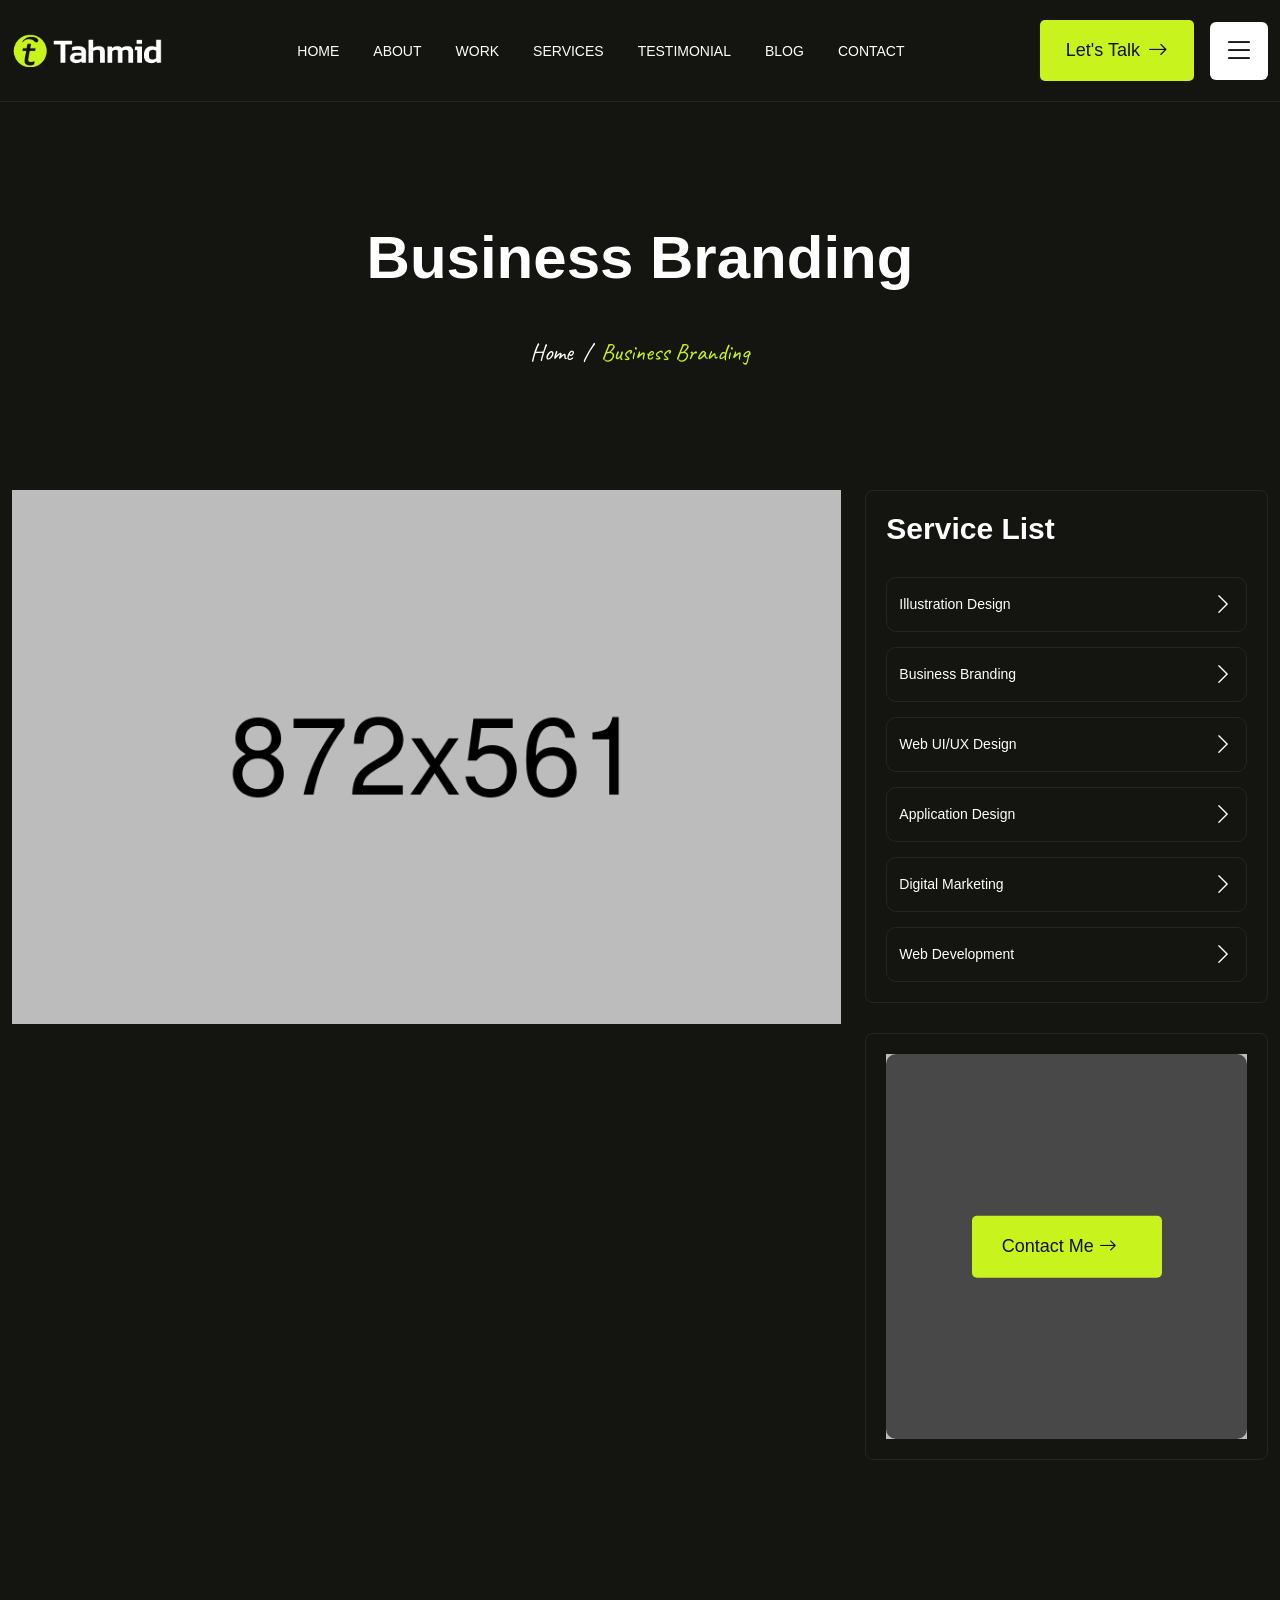
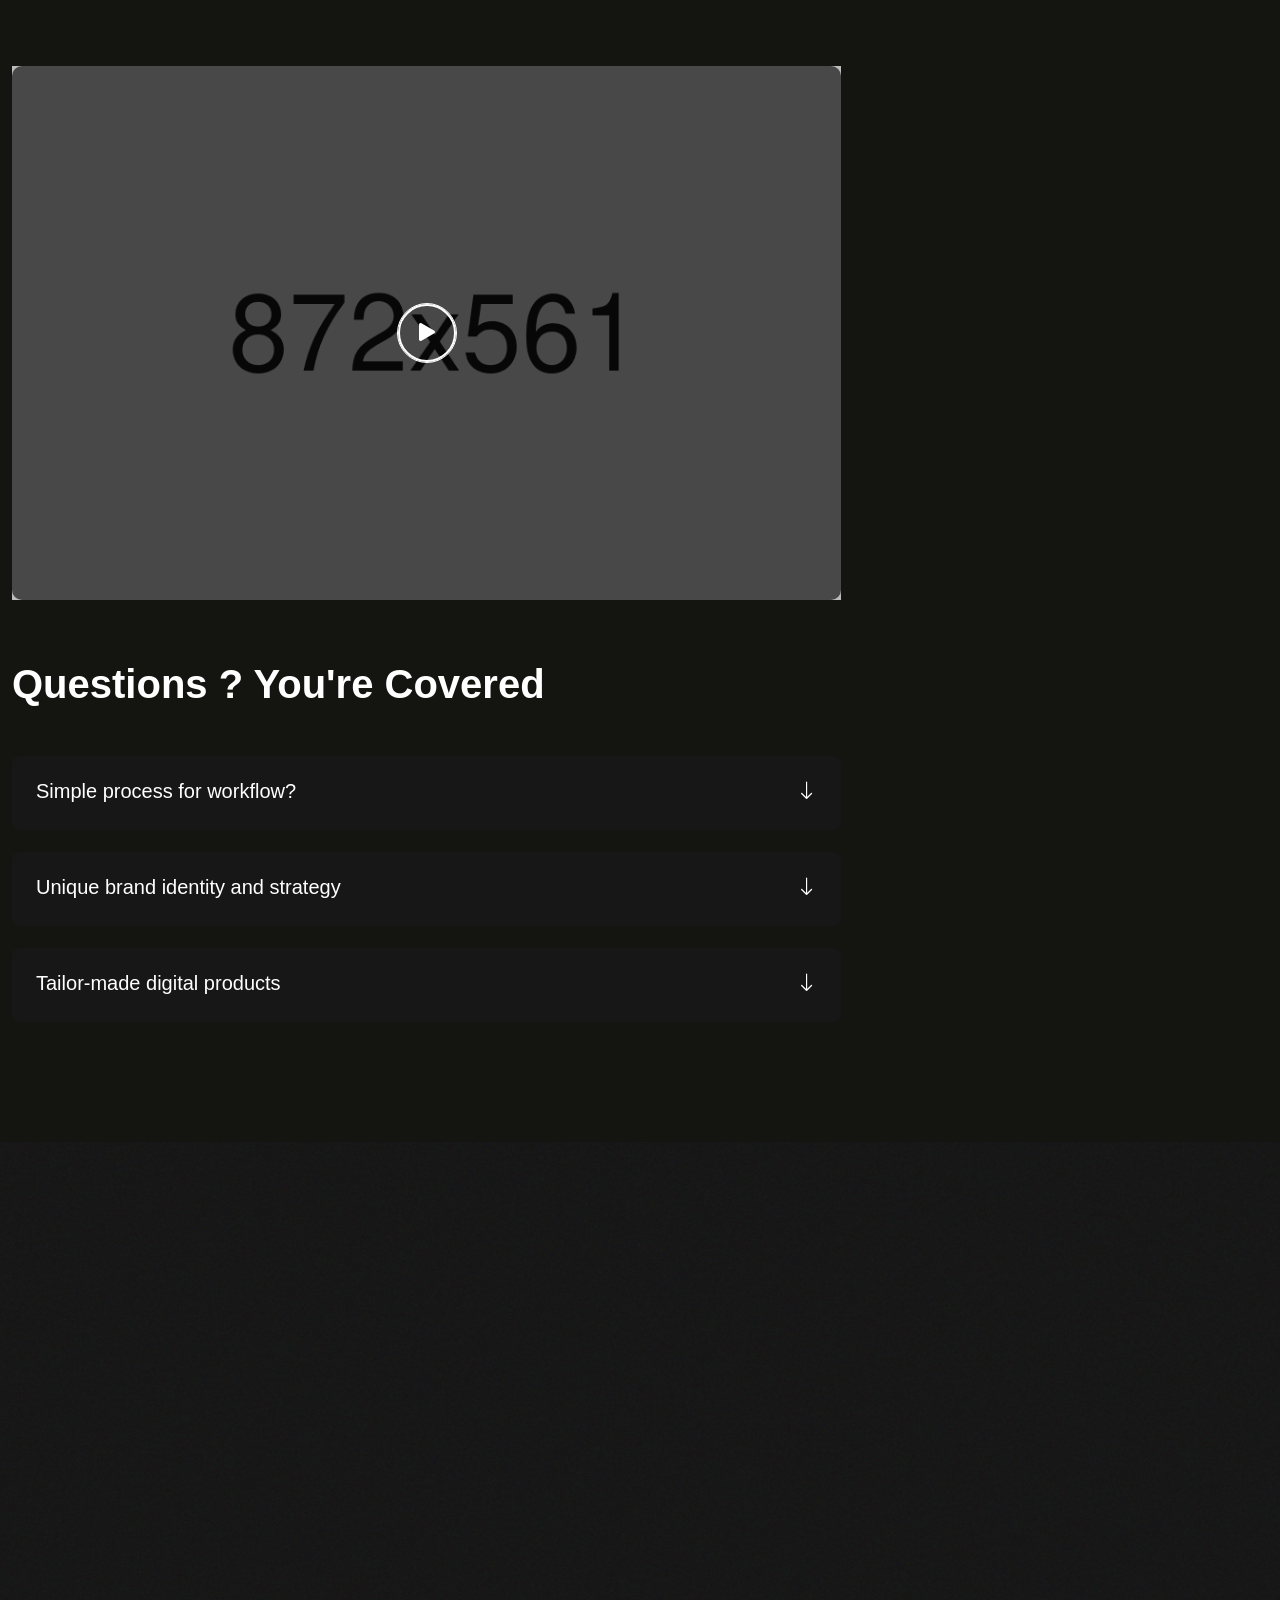
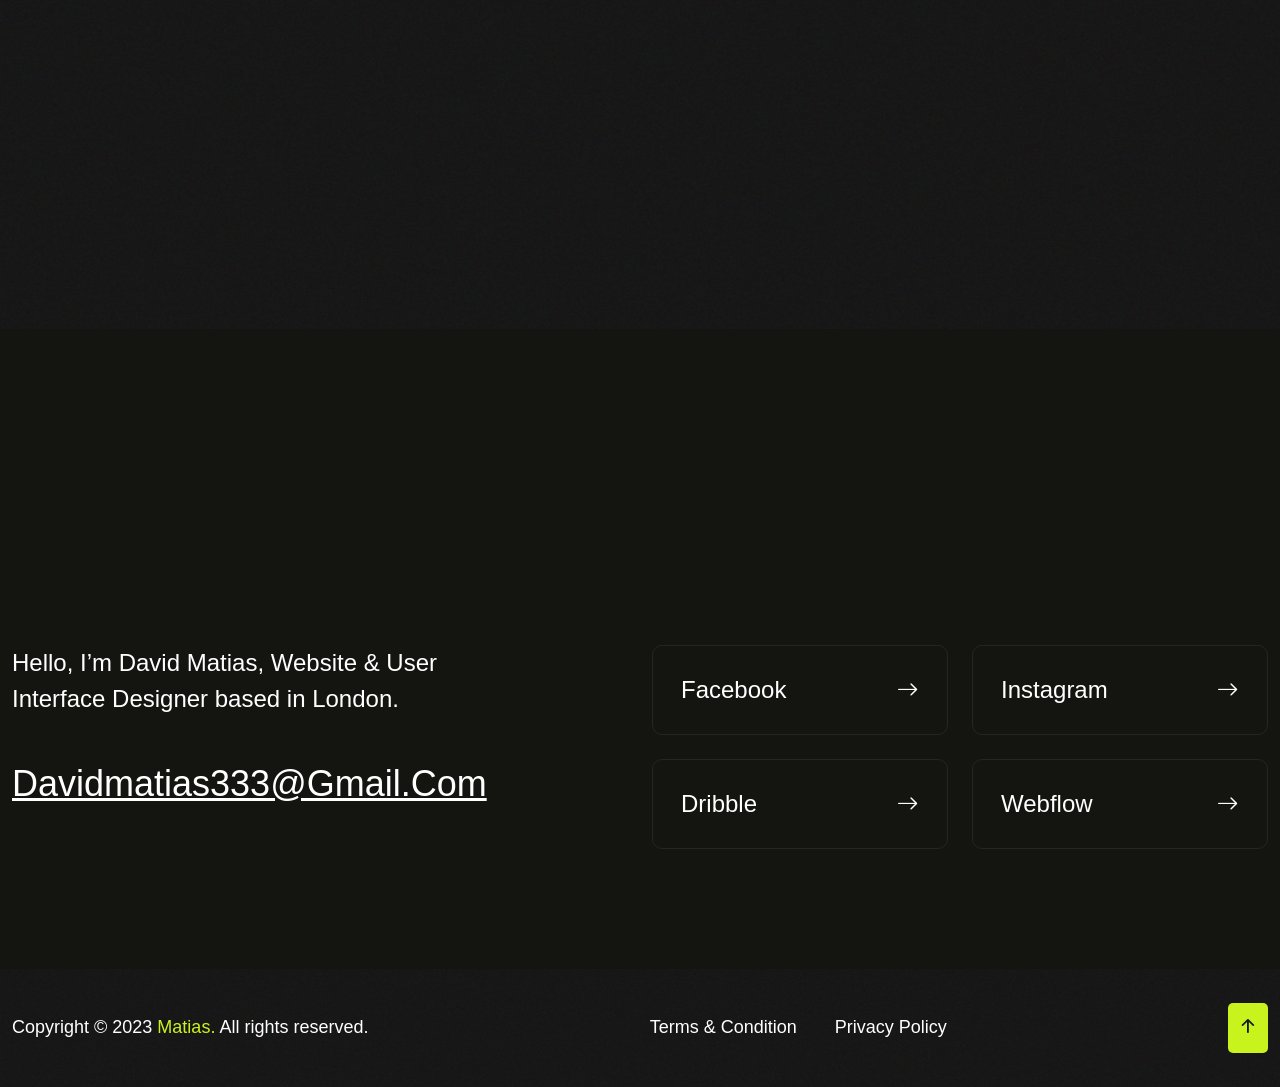
<file: service-details.html>
<!DOCTYPE html>
<html lang="en">
<head>
   <!--<< Required meta tags >>-->
   <meta charset="UTF-8">
   <meta http-equiv="X-UA-Compatible" content="IE=edge">
   <meta name="viewport" content="width=device-width, initial-scale=1.0">
   <!--<< Title >>-->
   <title>Matias - Personal Portfolio Template</title>
   <!--<< Favcion >>-->
   <link rel="shortcut icon" href="assets/img/logo/favicon.png">
   <!--<< Bootstrap min.css >>-->
   <link rel="stylesheet" href="assets/css/bootstrap.min.css">
   <!--<< Aos animation css >>-->
   <link rel="stylesheet" href="assets/css/aos.css">
   <!--<< Main.css >>-->
   <link rel="stylesheet" href="assets/css/main.css">
</head>
<body>

<!--<< Preloader >>-->
<div class="preloader__matias">
   <div class="box text-center">
      <div class="matias mb-10">
         <img src="assets/img/banner/banner-man.png" alt="img">
      </div>
      <span class="fz-30 mati fw-600 text-uppercase">
         Matias
      </span>
   </div>
</div>
<!--<< Preloader >>--> 





<!--<< banner >>-->
<section class="breadcrumnd__section">
   <!--<< Header v-1 >>-->
   <header class="header-section">
      <div class="container">
         <div class="header-wrapper">
            <div class="main__logo">
               <a href="index.html" class="logo">
                  <img src="assets/img/logo/logo.png" alt="logo">
               </a>
            </div>
                        <ul class="main-menu">
               <li>
                  <a href="index.html">
                     Home
                  </a>
               </li>
               <li>
                  <a href="index.html#about">
                     About
                  </a>
               </li>
               <li>
                  <a href="index.html#prot">
                     Work
                  </a>
               </li>
               <li>
                  <a href="index.html#services">
                     Services
                  </a>
                  <ul class="sub-menu">
                     <li>
                        <a href="service.html">
                           Service
                        </a>
                     </li>
                     <li>
                        <a href="service-details.html">
                           Service Details
                        </a>
                     </li>
                  </ul>
               </li>
               <li>
                  <a href="index.html#testi">
                     Testimonial
                  </a>
               </li>
               <li>
                  <a href="javascript:void(0)">
                     Blog 
                  </a>
                  <ul class="sub-menu">
                     <li class="subtwohober">
                        <a href="blog.html">Blog</a>
                     </li>
                     <li><a href="blog-details.html">Blog Details</a></li>
                  </ul>
               </li>
               <li>
                  <a href="contact.html">
                     Contact
                  </a>
               </li>
            </ul>
            <div class="menu__components d-flex align-items-center">
               <a href="contact.html" class="d-flex fw-500 cmn--btn align-items-center gap-2">
                  <span class="get__text">
                     Let's Talk
                  </span>
                  <span>
                     <i class="bi bi-arrow-right fz-20"></i>                       
                  </span>
               </a>
               <div class="header-bar d-lg-none">
                  <span></span>
                  <span></span>
                  <span></span>
               </div>
               <div class="remove__click">
                  <i class="bi bi-list"></i>
               </div>
            </div>
         </div>
      </div>
   </header>
   <!--<< Header v-1 >>-->
   <div class="container pt-120 pb-120">
      <div class="row g-4 justify-content-center">
         <div class="col-lg-8">
            <div class="breadcrumnd__wrap text-center">
               <h1>
                  Business Branding
               </h1>
               <ul class="breakcrumnd__cont justify-content-center">
                  <li>
                     <a href="index-2.html">
                        Home 
                     </a>
                  </li>
                  <li class="white">
                     /  
                  </li>
                  <li class="base">
                     Business Branding
                  </li>
               </ul>
            </div>
         </div>
      </div>
   </div>
</section>
<!--<< banner >>-->

<!--<< service details >>-->
<section class="service__details overhid pb-120">
   <div class="container">
      <div class="row g-4">
         <div class="col-lg-8">
            <div class="ser__left__details">
               <div class="thumb">
                  <img src="assets/img/project/ser-dv1.png" alt="img">
               </div>
               <div class="text__box mb__cus60" data-aos="fade-up" data-aos-duration="1400">
                  <h3 class="textt36 d-block">
                     About Business Branding Service
                  </h3>
                  <p class="fz-16 pra ttext__one">
                     Nemo enim ipsam voluptatem quia voluptas sit aspernatur aut odit aut fugit, sed quia consequuntur magni voluptatem sequi nesciunt. Neque porro quisquam est, qui dolorem ipsum quia dolor sit amet, consectetur, adipisci velit, numquam eius modi tempora incidunt ut labore et dolore magnam aliquam 
                  </p>
                  <p class="fz-16 pra">
                     Quis nostrum exercitationem ullam corporis suscipit laboriosam, nisi ut aliquid ex ea commodi  reprehenderit qui in ea voluptate velit esse quam nihil molestiae consequatur, vel illum qui dolorem fugiat quo voluptas nulla the Lorem Ipsum generators on the Internet tend to repeat predefined chunks
                  </p>
               </div>
               <div class="text__box mb__cus60" data-aos="fade-up" data-aos-duration="1400">
                  <h3 class="textt36 d-block">
                     Specialization & Working Process
                  </h3>
                  <p class="fz-16 pra">
                     There are many variations of passages of Lorem Ipsum available, but the majority have suffered alteration in some form, by injected humour, or randomised words which don't look even slightly believable. If you are going to use a you need to be sure there isn't anything embarrassing hidden in the middle of text. All the generators on the Internet tend to repeat predefined chunks as necessary, 
                     Making this the first true generator on the Internet. It uses a dictionary of over combined with a handful of structures, to generate Lorem Ipsum which looks reasonable. The generated Lorem Ipsum is therefore always free from injected humour, or non-characteristic words etc.
                  </p>
               </div>
               <div class="paythumb position-relative">
                  <img src="assets/img/project/ser-dv2.png" alt="img">
                  <a href="https://www.youtube.com/watch?v=zFuJgOiUEso&amp;ab_channel=SujithRajendran" class="video__80 video-btn">
                     <i class="bi bi-play-fill"></i>
                  </a>
               </div>
               <div class="ser__components">
                  <h2 class="whites mb-5">
                     Questions ? You're Covered
                  </h2>
                  <div class="accordion" id="accordionExample">
                     <div class="accordion-item">
                        <h2 class="accordion-header" id="cmnid4">
                            <button class="accordion-button collapsed" type="button" data-bs-toggle="collapse" data-bs-target="#collapsecmn4" aria-expanded="true" aria-controls="collapsecmn4">
                                <span>
                                 Simple process for workflow?
                                </span>
                                <i class="bi bi-arrow-down"></i>
                            </button>
                        </h2>
                        <div id="collapsecmn4" class="accordion-collapse collapse" aria-labelledby="cmnid4" data-bs-parent="#accordionExample">
                            <div class="accordion-body">
                                <p>
                                    All the Lorem Ipsum generators on the Internet tend to repeat predefined chunks as necessary, making this the first true generator on the Internet. It uses a dictionary of over words, combined with a handful of model structures, to generate Lorem Ipsum which looks reasonable.
                                </p>
                            </div>
                        </div>
                    </div>
                    <div class="accordion-item">
                        <h2 class="accordion-header" id="cmnid5">
                            <button class="accordion-button collapsed" type="button" data-bs-toggle="collapse" data-bs-target="#collapsecmn5" aria-expanded="false" aria-controls="collapsecmn5">
                              <span>
                                 Unique brand identity and strategy  
                             </span>
                             <i class="bi bi-arrow-down"></i>
                           </button>
                        </h2>
                        <div id="collapsecmn5" class="accordion-collapse collapse" aria-labelledby="cmnid5" data-bs-parent="#accordionExample">
                            <div class="accordion-body">
                              <p>
                                 All the Lorem Ipsum generators on the Internet tend to repeat predefined chunks as necessary, making this the first true generator on the Internet. It uses a dictionary of over words, combined with a handful of model structures, to generate Lorem Ipsum which looks reasonable.
                             </p>
                            </div>
                        </div>
                    </div>
                    <div class="accordion-item">
                        <h2 class="accordion-header" id="cmnid6">
                            <button class="accordion-button collapsed" type="button" data-bs-toggle="collapse" data-bs-target="#collapsecmn6" aria-expanded="false" aria-controls="collapsecmn6">
                              <span>
                                 Tailor-made digital products 
                             </span>
                             <i class="bi bi-arrow-down"></i>
                            </button>
                        </h2>
                        <div id="collapsecmn6" class="accordion-collapse collapse" aria-labelledby="cmnid6" data-bs-parent="#accordionExample">
                            <div class="accordion-body">
                              <p>
                                 All the Lorem Ipsum generators on the Internet tend to repeat predefined chunks as necessary, making this the first true generator on the Internet. It uses a dictionary of over words, combined with a handful of model structures, to generate Lorem Ipsum which looks reasonable.
                             </p>
                            </div>
                        </div>
                    </div>
                  </div>
              </div>
            </div>
         </div>
         <div class="col-lg-4">
            <div class="service__right__wrap">
               <div class="service__rightbox mb-30">
                  <h3>
                     Service List
                  </h3>
                  <a href="#0" class="link__box mb-15">
                     Illustration Design
                     <i class="bi bi-chevron-right"></i>
                  </a>
                  <a href="#0" class="link__box mb-15">
                     Business Branding
                     <i class="bi bi-chevron-right"></i>
                  </a>
                  <a href="#0" class="link__box mb-15">
                     Web UI/UX Design
                     <i class="bi bi-chevron-right"></i>
                  </a>
                  <a href="#0" class="link__box mb-15">
                     Application Design
                     <i class="bi bi-chevron-right"></i>
                  </a>
                  <a href="#0" class="link__box mb-15">
                     Digital Marketing
                     <i class="bi bi-chevron-right"></i>
                  </a>
                  <a href="#0" class="link__box">
                     Web Development
                     <i class="bi bi-chevron-right"></i>
                  </a>
               </div>
               <div class="service__rightbox">
                  <div class="thumb">
                     <img src="assets/img/contact/ser-detialcontact.png" alt="img">
                     <a href="#0" class="cmn--btn">
                        <span>
                           Contact Me
                        </span>
                        <span>
                           <i class="bi bi-arrow-right"></i>
                        </span>
                     </a>
                  </div>
               </div>
            </div>
         </div>
      </div>
   </div>
</section>
<!--<< service details >>-->

<!--<< process >>-->
<section class="process__section pt-120 pb-120">
   <div class="container">
      <div class="project__head text-center">
         <span class="common__sub" data-aos="fade-down" data-aos-duration="1000">
           Working Process 
         </span>
         <h2 class="fw-500" data-aos="fade-up" data-aos-duration="1000">
            Your dream website in just 
           <span class="d-block">
            few steps
           </span>
         </h2>
      </div>
      <div class="row g-4">
        <div class="col-lg-4 col-md-6 col-sm-6" data-aos="flip-up" data-aos-duration="500">
         <div class="process__item">
            <h2 class="white mb-24">
               Concept
            </h2>
            <p class="mb-30 pra fz-18">
               Nemo enim ipsam voluptatem voluptas sit aspernatur aut odit aut fugit, 
            </p>
            <ul>
               <li>
                  Reviewing any existing branding
               </li>
               <li>
                  Target audience and competitors research
               </li>
               <li>
                  Developing a strategy
               </li>
            </ul>
         </div>
        </div>
        <div class="col-lg-4 col-md-6 col-sm-6" data-aos="flip-up" data-aos-duration="500">
         <div class="process__item">
            <h2 class="white mb-24">
               Design
            </h2>
            <p class="mb-30 pra fz-18">
               Nemo enim ipsam voluptatem voluptas sit aspernatur aut odit aut fugit, 
            </p>
            <ul>
               <li>
                  Developing wireframes and mockup
               </li>
               <li>
                  Choosing typography, color palettes,
               </li>
               <li>
                  Refining the design
               </li>
            </ul>
         </div>
        </div>
        <div class="col-lg-4 col-md-6 col-sm-6" data-aos="flip-up" data-aos-duration="500">
         <div class="process__item">
            <h2 class="white mb-24">
               Webflow
            </h2>
            <p class="mb-30 pra fz-18">
               Nemo enim ipsam voluptatem voluptas sit aspernatur aut odit aut fugit, 
            </p>
            <ul>
               <li>
                  Testing the website thoroughly launch
               </li>
               <li>
                  Choosing typography, color palettes,
               </li>
               <li>
                  Refining the design
               </li>
            </ul>
         </div>
        </div>
      </div>
   </div>
</section>
<!--<< process >>-->

<!--<< Footer >>-->
<footer class="footer__section">
   <div class="container">
      <div class="footer__top pt-120 pb-120">
         <div class="fl" data-aos="fade-up" data-aos-duration="1000">
            Get In Touch
         </div>
         <div class="row g-4">
            <div class="col-lg-6">
               <div class="get__content">
                  <p>
                     Hello, I’m David Matias, Website & User Interface 
                     Designer based in London.
                  </p>
                  <a href="#0">davidmatias333@gmail.com</a>
               </div>
            </div>
            <div class="col-lg-6">
               <div class="get__rightcontetn">
                  <div class="row g-4">
                     <div class="col-lg-6 col-md-6 col-sm-6">
                        <a href="#0" class="social__footer">
                           Facebook
                           <i class="bi bi-arrow-right"></i>
                        </a>
                     </div>
                     <div class="col-lg-6 col-md-6 col-sm-6">
                        <a href="#0" class="social__footer">
                           Instagram
                           <i class="bi bi-arrow-right"></i>
                        </a>
                     </div>
                     <div class="col-lg-6 col-md-6 col-sm-6">
                        <a href="#0" class="social__footer">
                           Dribble
                           <i class="bi bi-arrow-right"></i>
                        </a>
                     </div>
                     <div class="col-lg-6 col-md-6 col-sm-6">
                        <a href="#0" class="social__footer">
                           Webflow
                           <i class="bi bi-arrow-right"></i>
                        </a>
                     </div>
                  </div>
               </div>
            </div>
         </div>
      </div>
   </div>
   <div class="footer__bottom cmn__bg">
      <div class="container">
         <div class="copyright">
            <p class="white"> Copyright © 2023 <a href="index-2.html" class="base">Matias.</a> All rights reserved.</p>
            <ul class="terms">
               <li>
                  <a href="#0">
                     Terms & Condition
                  </a>
               </li>
               <li>
                  <a href="#0">
                     Privacy Policy
                  </a>
               </li>
            </ul>
            <a href="#about" class="toparrow">
               <i class="bi bi-arrow-up-short"></i>
            </a>
         </div>
      </div>
   </div>
</footer>
<!--<< Footer >>-->

<!--<<  sub side bar custom >>-->
<div class="subside__barmenu sub__contact">
   <div class="remove__click d-flex justify-content-center align-items-center">
      <i class="bi bi-x-lg"></i>
   </div>
   <div class="sub__contact__wrapper d-grid">
      <a href="index-2.html" class="side-logo">
         <img src="assets/img/logo/logo.png" alt="img">
      </a>
      <p>
         Neque porro quisquam est, qui dolorem ipsum quia dolor sit consectetur, aliquam quaerats voluptatem. Ut enim ad minima veniam, exercitationem laboriosam, nisi ut aliquid ex ea autem velit esse quam nihil
      </p>
      <div class="sub__contact-left d-grid">
         <div class="sub__contac-item">
            <div class="content">
               <span class="address d-block">
                  address
               </span>
               <span class="textp">
                  Victoria Street London,
               </span>
            </div>
         </div>
         <div class="sub__contac-item">
            <div class="content">
               <span class="address d-block">
                  email
               </span>
               <a href="javascript:void(0)" class="textp">
                  matias999@.com
               </a>
            </div>
         </div>
         <div class="sub__contac-item">
            <div class="content">
               <span class="address d-block">
                  call now
               </span>
               <a href="jasacript:void(0)" class="textp">
                  +98 4758 2154 021
               </a>
            </div>
         </div>
      </div>
      <div class="sub__contact-right mb-80 position-relative">
         <ul class="social d-flex gap-3">
            <li>
               <a href="javascript:void(0)">
                  <i class="bi bi-facebook"></i>
               </a>
            </li>
            <li>
               <a href="javascript:void(0)">
                  <i class="bi bi-twitter"></i>
               </a>
            </li>
            <li>
               <a href="javascript:void(0)">
                  <i class="bi bi-linkedin"></i>
               </a>
            </li>
            <li>
               <a href="javascript:void(0)">
                  <i class="bi bi-youtube"></i>
               </a>
            </li>
         </ul>
      </div>
      <a href="#0" class="d-flex justify-content-center fw-500 cmn--btn align-items-center gap-2">
         <span>
            <i class="bi bi-chevron-right"></i>             
         </span>
         <span class="get__text">
            Let's Talk
         </span>
      </a>
   </div>
</div>
<!--<<  sub side bar custom >>-->

   <!--<< Scroll To Top >>-->
   <div class="progress-wrap">
      <svg
         class="progress-circle svg-content"
         width="100%"
         height="100%"
         viewBox="-1 -1 102 102"
      >
         <path fill="#c9f31d" d="M50,1 a49,49 0 0,1 0,98 a49,49 0 0,1 0,-98"/>
      </svg>
      <i class="bi bi-arrow-90deg-up title topping"></i>
   </div>
   <!--<< Scroll To Top >>-->

   <!--<< Jquery Latest >>-->
   <script src="assets/js/jquery-3.7.0.min.js"></script>
   <!--<< Viewport Js >>-->
   <script src="assets/js/viewport.jquery.js"></script>
   <!--<< Bootstrap Js >>-->
   <script src="assets/js/bootstrap.min.js"></script>
   <!--<< Aos animation Js >>-->
   <script src="assets/js/aos.js"></script>
   <!--<< Nice Select Js >>-->
   <script src="assets/js/jquery.nice-select.min.js"></script>
   <!--<< Swiper Slide Js >>-->
   <script src="assets/js/swiper-bundle.min.js"></script>
   <!--<< Swiper Bundle Js >>-->
   <script src="assets/js/jquery.magnific-popup.min.js"></script>
   <!--<< magnific popup Js >>-->
   <script src="assets/js/odometer.min.js"></script>
   <!--<< Odometer js Js >>-->
   <script src="assets/js/wow.min.js"></script>
   <!--<< Wow Animation js >>-->
   <script src="assets/js/main.js"></script>
   <!--<< Main.js >>-->
</body>
</html>
</file>
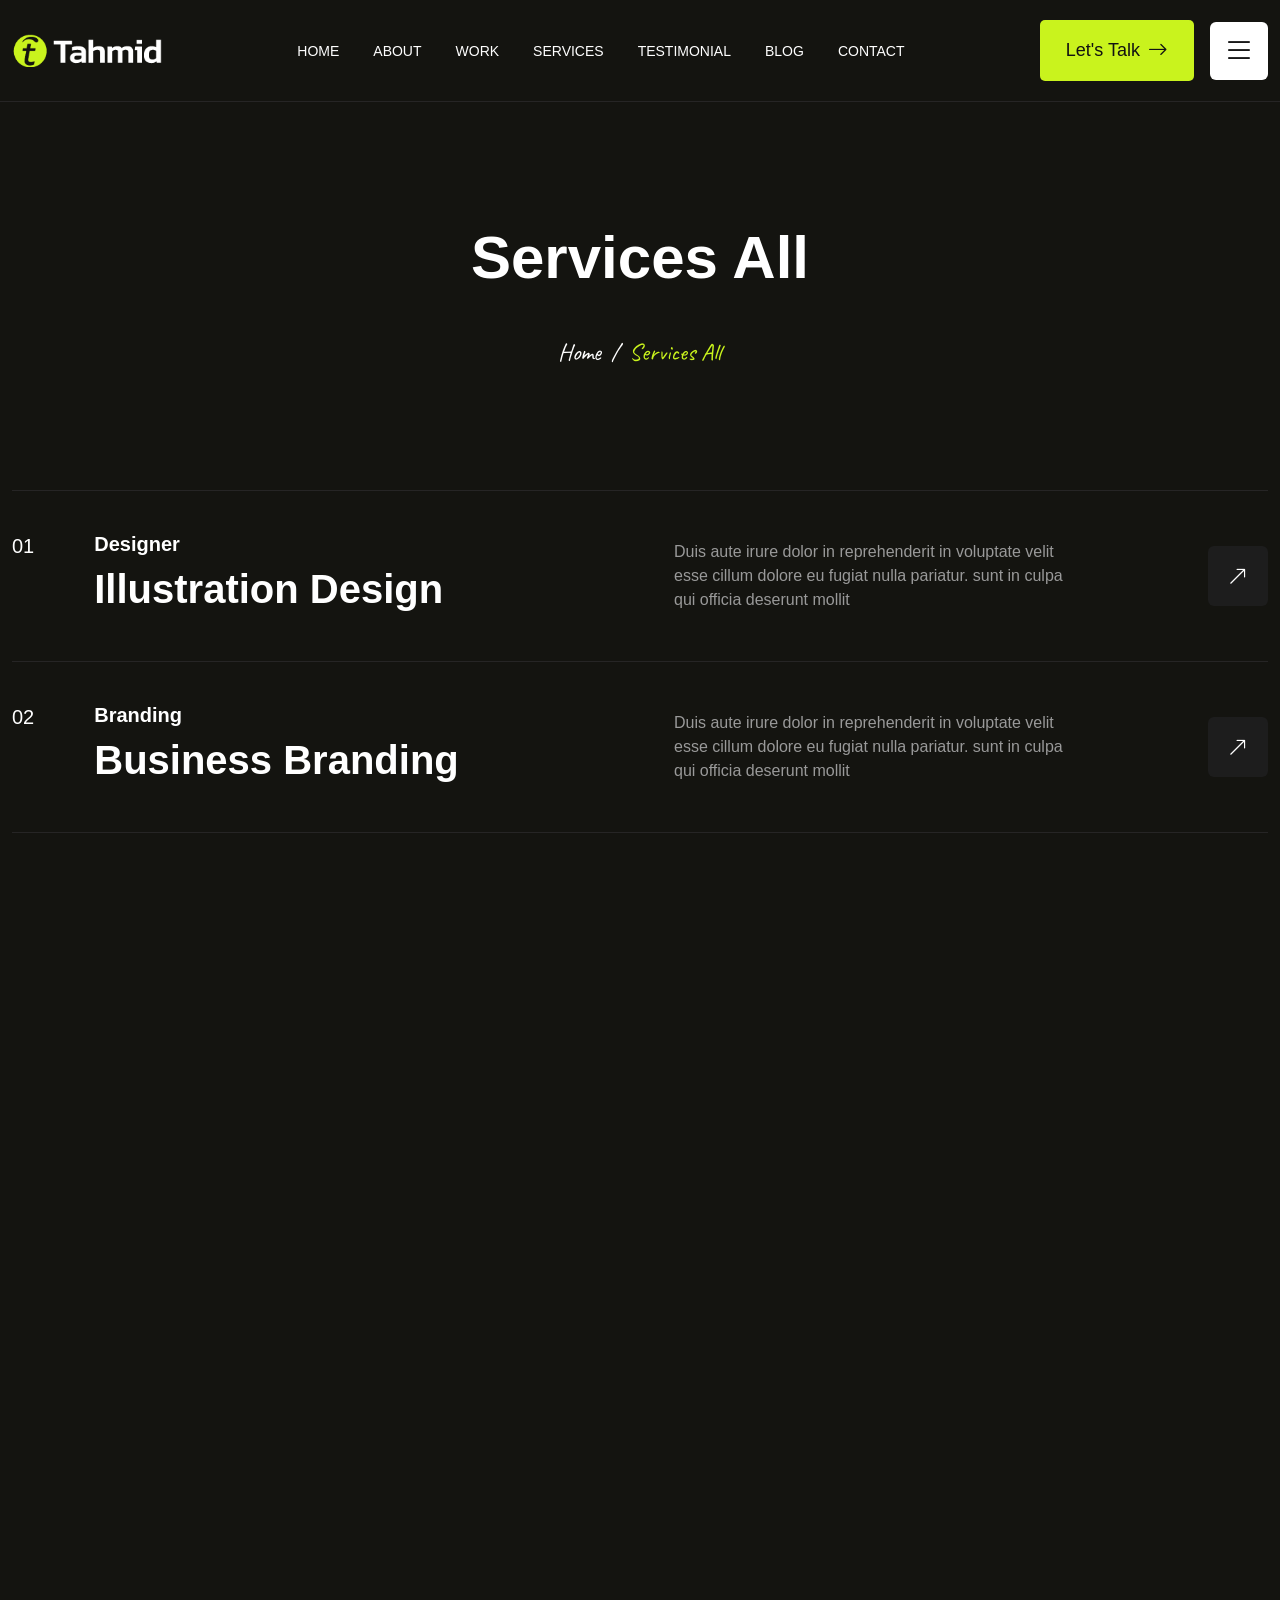
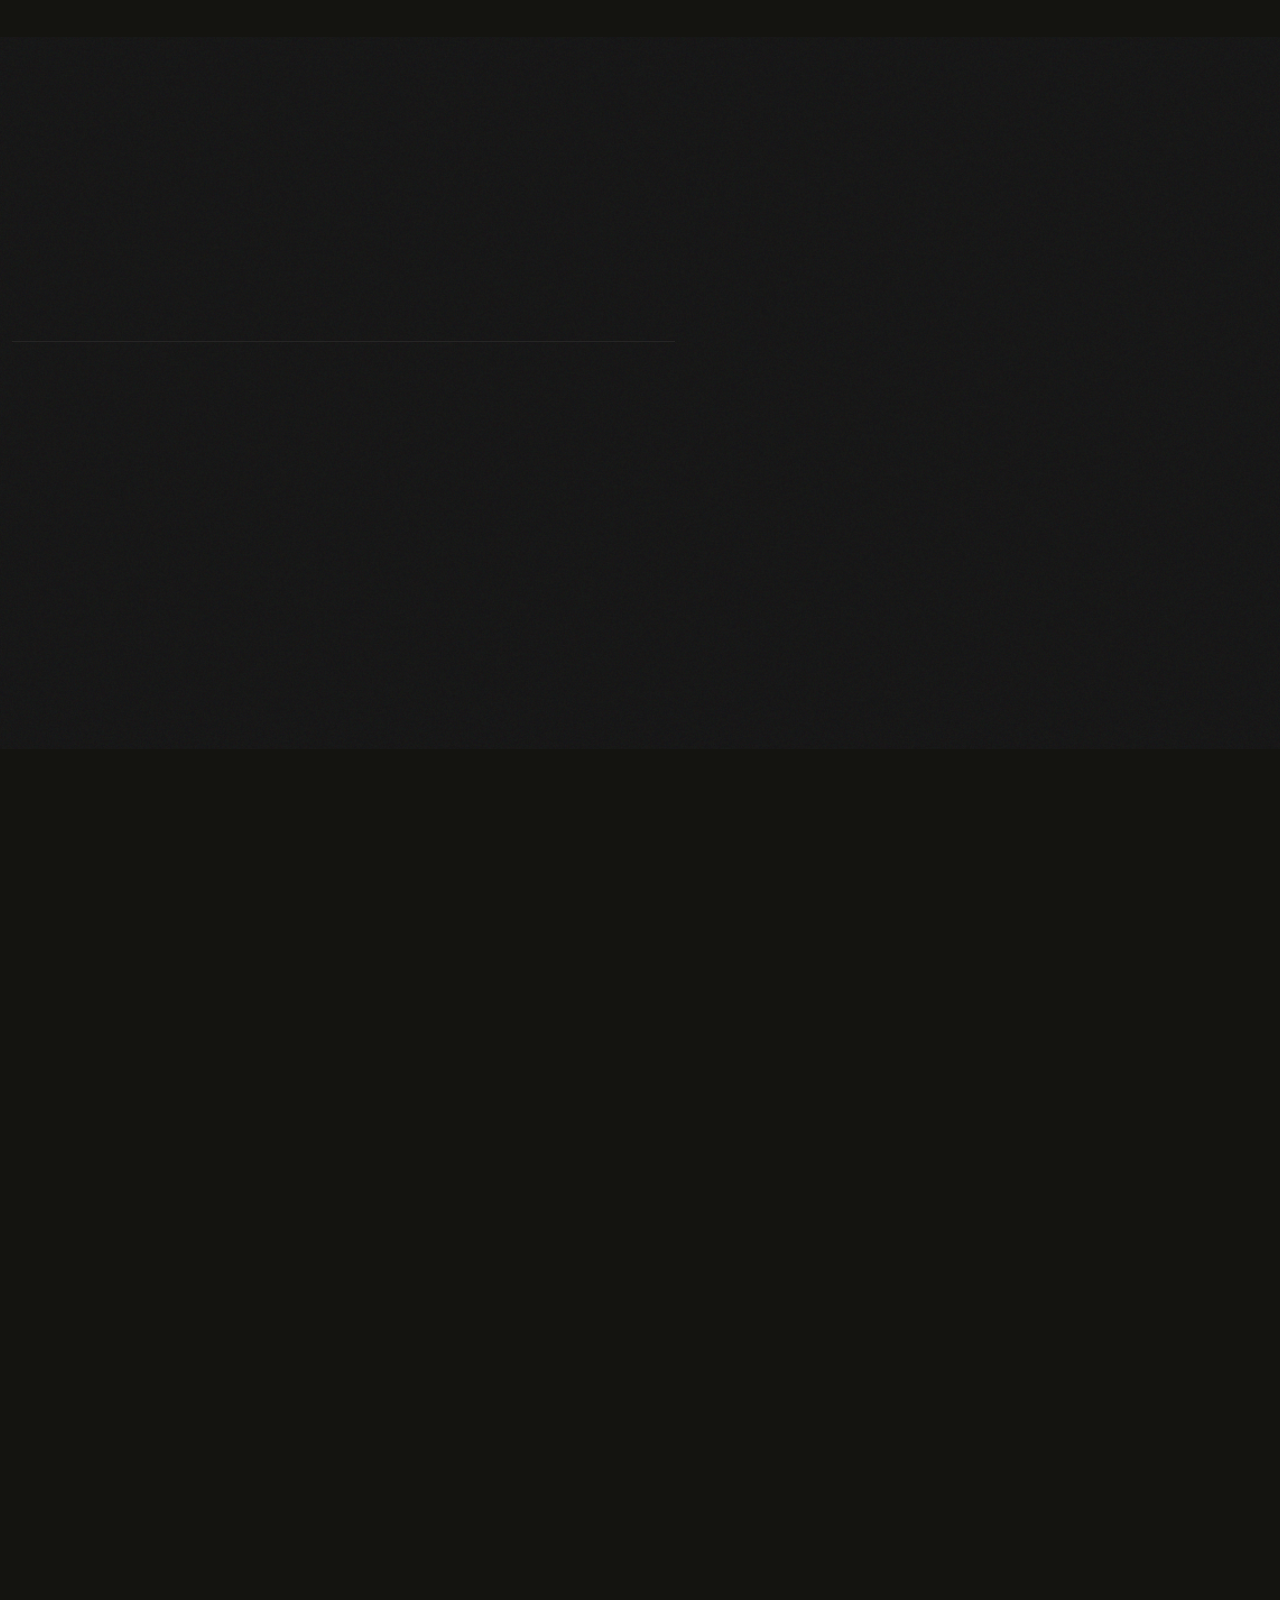
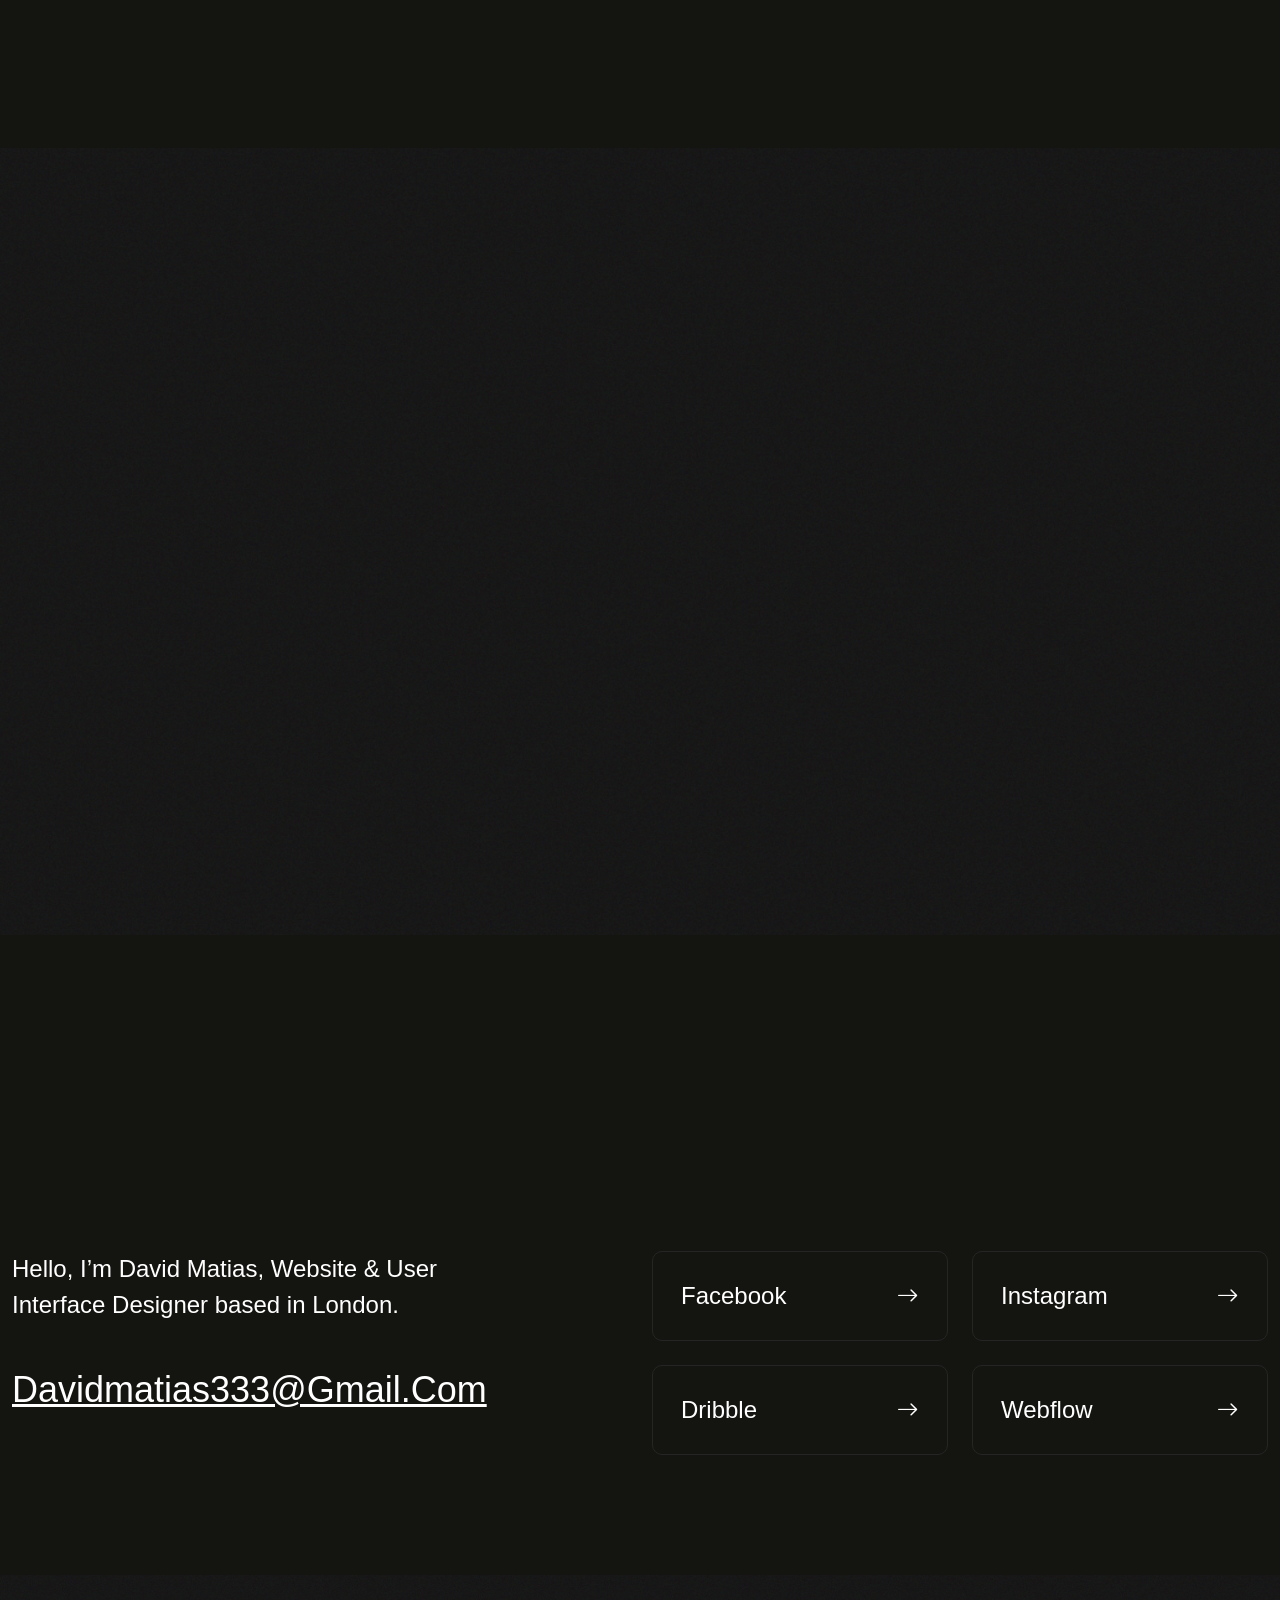
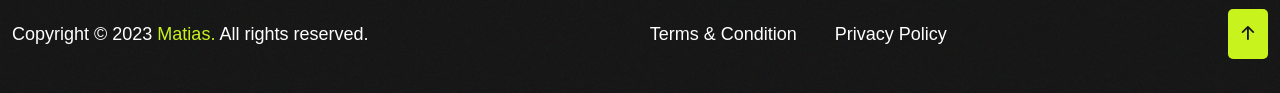
<file: service.html>
<!DOCTYPE html>
<html lang="en">
<head>
   <!--<< Required meta tags >>-->
   <meta charset="UTF-8">
   <meta http-equiv="X-UA-Compatible" content="IE=edge">
   <meta name="viewport" content="width=device-width, initial-scale=1.0">
   <!--<< Title >>-->
   <title>Matias - Personal Portfolio Template</title>
   <!--<< Favcion >>-->
   <link rel="shortcut icon" href="assets/img/logo/favicon.png">
   <!--<< Bootstrap min.css >>-->
   <link rel="stylesheet" href="assets/css/bootstrap.min.css">
   <!--<< Aos animation css >>-->
   <link rel="stylesheet" href="assets/css/aos.css">
   <!--<< Main.css >>-->
   <link rel="stylesheet" href="assets/css/main.css">
</head>
<body>

<!--<< Preloader >>-->
<div class="preloader__matias">
   <div class="box text-center">
      <div class="matias mb-10">
         <img src="assets/img/banner/banner-man.png" alt="img">
      </div>
      <span class="fz-30 mati fw-600 text-uppercase">
         Matias
      </span>
   </div>
</div>
<!--<< Preloader >>--> 





<!--<< banner >>-->
<section class="breadcrumnd__section">
   <!--<< Header v-1 >>-->
   <header class="header-section">
      <div class="container">
         <div class="header-wrapper">
            <div class="main__logo">
               <a href="index.html" class="logo">
                  <img src="assets/img/logo/logo.png" alt="logo">
               </a>
            </div>
                        <ul class="main-menu">
               <li>
                  <a href="index.html">
                     Home
                  </a>
               </li>
               <li>
                  <a href="index.html#about">
                     About
                  </a>
               </li>
               <li>
                  <a href="index.html#prot">
                     Work
                  </a>
               </li>
               <li>
                  <a href="index.html#services">
                     Services
                  </a>
                  <ul class="sub-menu">
                     <li>
                        <a href="service.html">
                           Service
                        </a>
                     </li>
                     <li>
                        <a href="service-details.html">
                           Service Details
                        </a>
                     </li>
                  </ul>
               </li>
               <li>
                  <a href="#testi">
                     Testimonial
                  </a>
               </li>
               <li>
                  <a href="javascript:void(0)">
                     Blog 
                  </a>
                  <ul class="sub-menu">
                     <li class="subtwohober">
                        <a href="blog.html">Blog</a>
                     </li>
                     <li><a href="blog-details.html">Blog Details</a></li>
                  </ul>
               </li>
               <li>
                  <a href="contact.html">
                     Contact
                  </a>
               </li>
            </ul>
            <div class="menu__components d-flex align-items-center">
               <a href="contact.html" class="d-flex fw-500 cmn--btn align-items-center gap-2">
                  <span class="get__text">
                     Let's Talk
                  </span>
                  <span>
                     <i class="bi bi-arrow-right fz-20"></i>                       
                  </span>
               </a>
               <div class="header-bar d-lg-none">
                  <span></span>
                  <span></span>
                  <span></span>
               </div>
               <div class="remove__click">
                  <i class="bi bi-list"></i>
               </div>
            </div>
         </div>
      </div>
   </header>
   <!--<< Header v-1 >>-->
   <div class="container pt-120 pb-120">
      <div class="row g-4 justify-content-center">
         <div class="col-lg-8">
            <div class="breadcrumnd__wrap text-center">
               <h1>
                 Services All
               </h1>
               <ul class="breakcrumnd__cont justify-content-center">
                  <li>
                     <a href="index-2.html">
                        Home 
                     </a>
                  </li>
                  <li class="white">
                     /  
                  </li>
                  <li class="base">
                     Services All
                  </li>
               </ul>
            </div>
         </div>
      </div>
   </div>
</section>
<!--<< banner >>-->

<!--<< service >>-->
<section class="service__section overhid pb-120">
   <div class="container">
      <div class="service__uniquewrap">
         <div class="service__unique__item pb-40 pt-40" data-aos="fade-up" data-aos-duration="1000">
            <div class="left__service">
               <div class="serial__adjust">
                  <span>
                     01
                  </span>
                  <div class="cont">
                     <h5>
                        Designer
                     </h5>
                     <h2>
                        <a href="service-details.html">
                           Illustration Design
                        </a>
                     </h2>
                  </div>
               </div>
               <p class="pra">
                  Duis aute irure dolor in reprehenderit in voluptate velit esse cillum dolore eu fugiat nulla pariatur. sunt in culpa qui officia deserunt mollit 
               </p>
           </div>
            <a href="service-details.html" class="common__icon">
               <i class="bi bi-arrow-up-right"></i>
            </a>
         </div>
         <div class="service__unique__item pb-40 pt-40" data-aos="fade-up" data-aos-duration="1200">
            <div class="left__service">
               <div class="serial__adjust">
                  <span>
                     02
                  </span>
                  <div class="cont">
                     <h5>
                        Branding
                     </h5>
                     <h2>
                        <a href="service-details.html">
                           Business Branding
                        </a>
                     </h2>
                  </div>
               </div>
               <p class="pra">
                  Duis aute irure dolor in reprehenderit in voluptate velit esse cillum dolore eu fugiat nulla pariatur. sunt in culpa qui officia deserunt mollit 
               </p>
           </div>
            <a href="service-details.html" class="common__icon">
               <i class="bi bi-arrow-up-right"></i>
            </a>
         </div>
         <div class="service__unique__item pb-40 pt-40" data-aos="fade-up" data-aos-duration="1400">
            <div class="left__service">
               <div class="serial__adjust">
                  <span>
                     03
                  </span>
                  <div class="cont">
                     <h5>
                        UI/UX Design
                     </h5>
                     <h2>
                        <a href="service-details.html">
                           Web UI/UX Design
                        </a>
                     </h2>
                  </div>
               </div>
               <p class="pra">
                  Duis aute irure dolor in reprehenderit in voluptate velit esse cillum dolore eu fugiat nulla pariatur. sunt in culpa qui officia deserunt mollit 
               </p>
           </div>
            <a href="service-details.html" class="common__icon">
               <i class="bi bi-arrow-up-right"></i>
            </a>
         </div>
         <div class="service__unique__item pb-40 pt-40" data-aos="fade-up" data-aos-duration="1600">
            <div class="left__service">
               <div class="serial__adjust">
                  <span>
                     04
                  </span>
                  <div class="cont">
                     <h5>
                       Web Design
                     </h5>
                     <h2>
                        <a href="service-details.html">
                           Application Design
                        </a>
                     </h2>
                  </div>
               </div>
               <p class="pra">
                  Duis aute irure dolor in reprehenderit in voluptate velit esse cillum dolore eu fugiat nulla pariatur. sunt in culpa qui officia deserunt mollit 
               </p>
           </div>
            <a href="service-details.html" class="common__icon">
               <i class="bi bi-arrow-up-right"></i>
            </a>
         </div>
         <div class="service__unique__item pb-40 pt-40" data-aos="fade-up" data-aos-duration="1800">
            <div class="left__service">
               <div class="serial__adjust">
                  <span>
                     05
                  </span>
                  <div class="cont">
                     <h5>
                        SEO Analytics
                     </h5>
                     <h2>
                        <a href="service-details.html">
                           Digital Marketing
                        </a>
                     </h2>
                  </div>
               </div>
               <p class="pra">
                  Duis aute irure dolor in reprehenderit in voluptate velit esse cillum dolore eu fugiat nulla pariatur. sunt in culpa qui officia deserunt mollit 
               </p>
           </div>
            <a href="service-details.html" class="common__icon">
               <i class="bi bi-arrow-up-right"></i>
            </a>
         </div>
         <div class="service__unique__item pb-40 pt-40" data-aos="fade-up" data-aos-duration="1800">
            <div class="left__service">
               <div class="serial__adjust">
                  <span>
                     05
                  </span>
                  <div class="cont">
                     <h5>
                        Web Design
                     </h5>
                     <h2>
                        <a href="service-details.html">
                           Web Development
                        </a>
                     </h2>
                  </div>
               </div>
               <p class="pra">
                  Duis aute irure dolor in reprehenderit in voluptate velit esse cillum dolore eu fugiat nulla pariatur. sunt in culpa qui officia deserunt mollit 
               </p>
           </div>
            <a href="service-details.html" class="common__icon">
               <i class="bi bi-arrow-up-right"></i>
            </a>
         </div>
      </div>
   </div>
</section>
<!--<< service >>-->

<!--<< project metting one >>-->
<section class="project__metting overhid pt-120 pb-120">
   <div class="container">
      <div class="row g-4 align-items-center">
        <div class="col-lg-7">
         <div class="pro__metting__content">
            <div class="project__head">
               <span class="common__sub" data-aos="fade-down" data-aos-duration="1000">
                 Need a Project? 
               </span>
               <h2 class="fw-500" data-aos="fade-down" data-aos-duration="1600">
                  Let's work together. fixed 
                  a meeting
               </h2>
            </div>
            <div class="about__contbox__item pb-30" data-aos="fade-up" data-aos-duration="1000">
               <span class="icon">
                  <i class="bi bi-envelope"></i>
               </span>
               <span class="box">
                  <span class="ptext fz-18 mb-1 d-block">
                     Email
                  </span>
                  <a href="#0">
                     davidmatias333@gmail.com
                  </a>
               </span>
            </div>
            <div class="about__contbox__item pb-30 pt-30" data-aos="fade-up" data-aos-duration="1500">
               <span class="icon">
                  <i class="bi bi-geo-alt"></i>
               </span>
               <span class="box">
                  <span class="ptext fz-18 mb-1 d-block">
                     Location
                  </span>
                  <a href="#0">
                     Victoria Street London, England
                  </a>
               </span>
            </div>
         </div>
        </div>
        <div class="col-lg-5">
            <div class="pro__mettingthumb" data-aos="zoom-in" data-aos-duration="2000">
               <img src="assets/img/project/project-need.png" alt="img">
            </div>
        </div>
      </div>
   </div>
</section>
<!--<< project metting one >>-->

<!--<< pricing >>-->
<section class="pricing__section pt-120 pb-120">
   <div class="container">
      <div class="project__head text-center">
         <span class="common__sub" data-aos="fade-down" data-aos-duration="1000">
            Choose Your Plan 
         </span>
         <h2 class="fw-500" data-aos="fade-up" data-aos-duration="1000">
            The best pricing plans to get 
           <span class="d-block">
            your best
           </span>
         </h2>
      </div>
      <div class="row g-4 justify-content-center">
        <div class="col-lg-4 col-md-6 col-sm-6" data-aos="fade-up" data-aos-duration="1000">
            <div class="process__item price__item">
               <div class="pri__iconbox">
                  <img src="assets/img/project/basic.png" alt="img">
               </div>
               <h4 class="white mb-24">
                  Basic Plan
               </h4>
               <h2 class="big__title mb-24">
                  $35
                  <span>
                     /Per Month
                  </span>
               </h2>
               <ul class="pri__list">
                  <li>
                     Web Development
                  </li>
                  <li>
                     Mobile Development
                  </li>
                  <li>
                     Advetising
                  </li>
                  <li>
                     Graphic design
                  </li>
                  <li>
                     Project management
                  </li>
               </ul>
               <a href="#0" class="cmn--btn d-flex align-items-center justify-content-center gap-2 w-100">
                  <span>
                     Start My Project Now
                  </span>
                  <span>
                     <i class="bi bi-arrow-right fz-20"></i>
                  </span>
               </a>
            </div>
        </div>
        <div class="col-lg-4 col-md-6 col-sm-6" data-aos="fade-up" data-aos-duration="1200">
            <div class="process__item price__item pri__active">
               <div class="pri__iconbox">
                  <img src="assets/img/project/warranty.png" alt="img">
               </div>
               <h4 class="mtitle mb-24">
                  Ultra Plan
               </h4>
               <h2 class="big__title mtitle mb-24">
                  $65
                  <span>
                     /Per Month
                  </span>
               </h2>
               <ul class="pri__list">
                  <li>
                     Web Development
                  </li>
                  <li>
                     Mobile Development
                  </li>
                  <li>
                     Advetising
                  </li>
                  <li>
                     Graphic design
                  </li>
                  <li>
                     Project management
                  </li>
               </ul>
               <a href="#0" class="cmn--btn d-flex align-items-center justify-content-center gap-2 w-100">
                  <span>
                     Start My Project Now
                  </span>
                  <span>
                     <i class="bi bi-arrow-right fz-20"></i>
                  </span>
               </a>
            </div>
        </div>
         <div class="col-lg-4 col-md-6 col-sm-6" data-aos="fade-up" data-aos-duration="1400">
            <div class="process__item price__item">
               <div class="pri__iconbox">
                  <img src="assets/img/project/premium-quality.png" alt="img">
               </div>
               <h4 class="white mb-24">
                  Gold Plan
               </h4>
               <h2 class="big__title mb-24">
                  $95
                  <span>
                     /Per Month
                  </span>
               </h2>
               <ul class="pri__list">
                  <li>
                     Web Development
                  </li>
                  <li>
                     Mobile Development
                  </li>
                  <li>
                     Advetising
                  </li>
                  <li>
                     Graphic design
                  </li>
                  <li>
                     Project management
                  </li>
               </ul>
               <a href="#0" class="cmn--btn d-flex align-items-center justify-content-center gap-2 w-100">
                  <span>
                     Start My Project Now
                  </span>
                  <span>
                     <i class="bi bi-arrow-right fz-20"></i>
                  </span>
               </a>
            </div>
         </div>
      </div>
   </div>
</section>
<!--<< pricing >>-->

<!--<< process >>-->
<section class="process__section pt-120 pb-120">
   <div class="container">
      <div class="project__head text-center">
         <span class="common__sub" data-aos="fade-down" data-aos-duration="1000">
           Working Process 
         </span>
         <h2 class="fw-500" data-aos="fade-up" data-aos-duration="1000">
            Your dream website in just 
           <span class="d-block">
            few steps
           </span>
         </h2>
      </div>
      <div class="row g-4">
        <div class="col-lg-4 col-md-6 col-sm-6" data-aos="flip-up" data-aos-duration="500">
         <div class="process__item">
            <h2 class="white mb-24">
               Concept
            </h2>
            <p class="mb-30 pra fz-18">
               Nemo enim ipsam voluptatem voluptas sit aspernatur aut odit aut fugit, 
            </p>
            <ul>
               <li>
                  Reviewing any existing branding
               </li>
               <li>
                  Target audience and competitors research
               </li>
               <li>
                  Developing a strategy
               </li>
            </ul>
         </div>
        </div>
        <div class="col-lg-4 col-md-6 col-sm-6" data-aos="flip-up" data-aos-duration="500">
         <div class="process__item">
            <h2 class="white mb-24">
               Design
            </h2>
            <p class="mb-30 pra fz-18">
               Nemo enim ipsam voluptatem voluptas sit aspernatur aut odit aut fugit, 
            </p>
            <ul>
               <li>
                  Developing wireframes and mockup
               </li>
               <li>
                  Choosing typography, color palettes,
               </li>
               <li>
                  Refining the design
               </li>
            </ul>
         </div>
        </div>
        <div class="col-lg-4 col-md-6 col-sm-6" data-aos="flip-up" data-aos-duration="500">
         <div class="process__item">
            <h2 class="white mb-24">
               Webflow
            </h2>
            <p class="mb-30 pra fz-18">
               Nemo enim ipsam voluptatem voluptas sit aspernatur aut odit aut fugit, 
            </p>
            <ul>
               <li>
                  Testing the website thoroughly launch
               </li>
               <li>
                  Choosing typography, color palettes,
               </li>
               <li>
                  Refining the design
               </li>
            </ul>
         </div>
        </div>
      </div>
   </div>
</section>
<!--<< process >>-->

<!--<< Footer >>-->
<footer class="footer__section">
   <div class="container">
      <div class="footer__top pt-120 pb-120">
         <div class="fl" data-aos="fade-up" data-aos-duration="1000">
            Get In Touch
         </div>
         <div class="row g-4">
            <div class="col-lg-6">
               <div class="get__content">
                  <p>
                     Hello, I’m David Matias, Website & User Interface 
                     Designer based in London.
                  </p>
                  <a href="#0">davidmatias333@gmail.com</a>
               </div>
            </div>
            <div class="col-lg-6">
               <div class="get__rightcontetn">
                  <div class="row g-4">
                     <div class="col-lg-6 col-md-6 col-sm-6">
                        <a href="#0" class="social__footer">
                           Facebook
                           <i class="bi bi-arrow-right"></i>
                        </a>
                     </div>
                     <div class="col-lg-6 col-md-6 col-sm-6">
                        <a href="#0" class="social__footer">
                           Instagram
                           <i class="bi bi-arrow-right"></i>
                        </a>
                     </div>
                     <div class="col-lg-6 col-md-6 col-sm-6">
                        <a href="#0" class="social__footer">
                           Dribble
                           <i class="bi bi-arrow-right"></i>
                        </a>
                     </div>
                     <div class="col-lg-6 col-md-6 col-sm-6">
                        <a href="#0" class="social__footer">
                           Webflow
                           <i class="bi bi-arrow-right"></i>
                        </a>
                     </div>
                  </div>
               </div>
            </div>
         </div>
      </div>
   </div>
   <div class="footer__bottom cmn__bg">
      <div class="container">
         <div class="copyright">
            <p class="white"> Copyright © 2023 <a href="index-2.html" class="base">Matias.</a> All rights reserved.</p>
            <ul class="terms">
               <li>
                  <a href="#0">
                     Terms & Condition
                  </a>
               </li>
               <li>
                  <a href="#0">
                     Privacy Policy
                  </a>
               </li>
            </ul>
            <a href="#about" class="toparrow">
               <i class="bi bi-arrow-up-short"></i>
            </a>
         </div>
      </div>
   </div>
</footer>
<!--<< Footer >>-->

<!--<<  sub side bar custom >>-->
<div class="subside__barmenu sub__contact">
   <div class="remove__click d-flex justify-content-center align-items-center">
      <i class="bi bi-x-lg"></i>
   </div>
   <div class="sub__contact__wrapper d-grid">
      <a href="index-2.html" class="side-logo">
         <img src="assets/img/logo/logo.png" alt="img">
      </a>
      <p>
         Neque porro quisquam est, qui dolorem ipsum quia dolor sit consectetur, aliquam quaerats voluptatem. Ut enim ad minima veniam, exercitationem laboriosam, nisi ut aliquid ex ea autem velit esse quam nihil
      </p>
      <div class="sub__contact-left d-grid">
         <div class="sub__contac-item">
            <div class="content">
               <span class="address d-block">
                  address
               </span>
               <span class="textp">
                  Victoria Street London,
               </span>
            </div>
         </div>
         <div class="sub__contac-item">
            <div class="content">
               <span class="address d-block">
                  email
               </span>
               <a href="javascript:void(0)" class="textp">
                  matias999@.com
               </a>
            </div>
         </div>
         <div class="sub__contac-item">
            <div class="content">
               <span class="address d-block">
                  call now
               </span>
               <a href="jasacript:void(0)" class="textp">
                  +98 4758 2154 021
               </a>
            </div>
         </div>
      </div>
      <div class="sub__contact-right mb-80 position-relative">
         <ul class="social d-flex gap-3">
            <li>
               <a href="javascript:void(0)">
                  <i class="bi bi-facebook"></i>
               </a>
            </li>
            <li>
               <a href="javascript:void(0)">
                  <i class="bi bi-twitter"></i>
               </a>
            </li>
            <li>
               <a href="javascript:void(0)">
                  <i class="bi bi-linkedin"></i>
               </a>
            </li>
            <li>
               <a href="javascript:void(0)">
                  <i class="bi bi-youtube"></i>
               </a>
            </li>
         </ul>
      </div>
      <a href="#0" class="d-flex justify-content-center fw-500 cmn--btn align-items-center gap-2">
         <span>
            <i class="bi bi-chevron-right"></i>             
         </span>
         <span class="get__text">
            Let's Talk
         </span>
      </a>
   </div>
</div>
<!--<<  sub side bar custom >>-->

   <!--<< Scroll To Top >>-->
   <div class="progress-wrap">
      <svg
         class="progress-circle svg-content"
         width="100%"
         height="100%"
         viewBox="-1 -1 102 102"
      >
         <path fill="#c9f31d" d="M50,1 a49,49 0 0,1 0,98 a49,49 0 0,1 0,-98"/>
      </svg>
      <i class="bi bi-arrow-90deg-up title topping"></i>
   </div>
   <!--<< Scroll To Top >>-->

   <!--<< Jquery Latest >>-->
   <script src="assets/js/jquery-3.7.0.min.js"></script>
   <!--<< Viewport Js >>-->
   <script src="assets/js/viewport.jquery.js"></script>
   <!--<< Bootstrap Js >>-->
   <script src="assets/js/bootstrap.min.js"></script>
   <!--<< Aos animation Js >>-->
   <script src="assets/js/aos.js"></script>
   <!--<< Nice Select Js >>-->
   <script src="assets/js/jquery.nice-select.min.js"></script>
   <!--<< Swiper Slide Js >>-->
   <script src="assets/js/swiper-bundle.min.js"></script>
   <!--<< Swiper Bundle Js >>-->
   <script src="assets/js/jquery.magnific-popup.min.js"></script>
   <!--<< magnific popup Js >>-->
   <script src="assets/js/odometer.min.js"></script>
   <!--<< Odometer js Js >>-->
   <script src="assets/js/wow.min.js"></script>
   <!--<< Wow Animation js >>-->
   <script src="assets/js/main.js"></script>
   <!--<< Main.js >>-->
</body>
</html>
</file>
<file: assets/css/main.css>
@import url("https://fonts.googleapis.com/css2?family=Caveat:wght@500;600;700&amp;family=Kanit:wght@400;500;600;700&amp;display=swap"); /*============================================ 
	# Template Name: matias
	# Version: 1.0
	# Date: 29/10/2023
	# Author: matias
	# Author URI: https://themeforest.net/user/theme_ocean
	# Description: Matias - Personal Portfolio Templates
============================================*/
/*======== Scss Compiles =========
# mixin
# variables
# Typography
# button 
# animation
# banner
# blog
# header
# section
# footer
============================================*/
/*CSS Table Of Content Ends Here*/
@import "animate.css";
@import "magnific-popup.css";
@import "swiper-bundle.min.css";
@import "bootstrap-icons.min.css";
@import "nice-select.css";
@import "odometer.css";
:root {
  --body: #141410;
  --white: #ffffff;
  --title: #181818;
  --mtitle: #000D27;
  --pra: #999999;
  --subtitle: #121212;
  --base: #c9f31d;
  --hover: #c2ec1d9e;
  --bg1: #E9F0FF;
  --ftext: #818181;
  --footer: #181818;
  --cusborder: rgb(38, 37, 37);
  --border1: #414141;
  --ratting: #ffa311;
  --bgsection: #000D27;
  --success: #3FCA90;
  --danger: #ED5050;
  --boxes1: rgba(26, 77, 190, 0.05);
  --cborder: #D9D9D9;
}

body {
  color: var(--white);
  padding: 0;
  margin: 0;
  overflow-x: hidden;
  background-color: var(--body);
  font-family: "Kanit", sans-serif;
}

h2,
h3,
h4,
h5,
h6 {
  color: var(--white);
  text-transform: capitalize;
  font-family: "Kanit", sans-serif;
}

h1 {
  font-size: 48px;
  font-weight: 600;
  line-height: 120%;
  font-family: "Kanit", sans-serif;
}

h2 {
  font-size: 40px;
  line-height: 120%;
  font-weight: 600;
  font-family: "Kanit", sans-serif;
}
@media (max-width: 575px) {
  h2 {
    font-size: 29px;
  }
}

h3 {
  font-size: 32px;
  line-height: 120%;
  font-weight: 600;
  font-family: "Kanit", sans-serif;
}
@media (max-width: 575px) {
  h3 {
    font-size: 26px;
  }
}

h4 {
  font-size: 24px;
  line-height: 130%;
  font-weight: 600;
  font-family: "Kanit", sans-serif;
}

h5 {
  font-size: 20px;
  line-height: 130%;
  font-weight: 600;
  font-family: "Kanit", sans-serif;
}

h6 {
  font-size: 16px;
  font-family: "Kanit", sans-serif;
}

ul {
  padding: 0;
  margin: 0;
  list-style: none;
}

a {
  text-decoration: none;
  text-transform: capitalize;
  margin: 0;
  color: var(--title);
  font-family: "Kanit", sans-serif;
  transition: all 0.3s;
}

span {
  font-family: "Kanit", sans-serif;
}

a:hover {
  text-decoration: none;
  color: var(--title);
}

input:focus {
  color: var(--white);
  outline: none;
}

input {
  color: var(--white);
}

p {
  font-size: 18px;
  line-height: 1.5;
  margin-bottom: 0;
  color: var(--pra);
}

.progress-wrap.active-progress {
  opacity: 1;
  visibility: visible;
  transform: translateY(0);
}

.progress-wrap {
  position: fixed;
  right: 30px;
  bottom: 30px;
  height: 50px;
  width: 50px;
  cursor: pointer;
  display: block;
  border-radius: 50px;
  background-color: #fff;
  box-shadow: inset 0 0 0 2px #a1abb6;
  z-index: 10000;
  opacity: 0;
  visibility: hidden;
  transform: translateY(15px);
  transition: all 200ms linear;
  z-index: 9999;
  display: none;
}

.progress-wrap svg.progress-circle path {
  stroke: #000;
  stroke-width: 4;
  box-sizing: content-box;
  transition: all 200ms linear;
}

.topping {
  position: absolute;
  top: 50%;
  left: 50%;
  z-index: 9999;
  transform: translate(-50%, -50%);
}

.video__btn {
  width: 116px;
  height: 116px;
  border-radius: 50%;
  background: var(--white);
  display: flex;
  align-items: center;
  justify-content: center;
}
.video__btn i {
  font-size: 42px;
}

.video__80 {
  width: 80px;
  height: 80px;
  display: flex;
  align-items: center;
  justify-content: center;
  border-radius: 50%;
  border: 1px solid var(--white);
}
.video__80 i {
  font-size: 42px;
  color: var(--white);
}
@media (max-width: 1399px) {
  .video__80 {
    width: 60px;
    height: 60px;
  }
  .video__80 i {
    font-size: 32px;
  }
}

.fz-14 {
  font-size: 14px;
}

.fz-16 {
  font-size: 16px;
}
@media (max-width: 767px) {
  .fz-16 {
    font-size: 14px;
  }
}

.fz-18 {
  font-size: 18px;
}
@media (max-width: 767px) {
  .fz-18 {
    font-size: 16px;
  }
}

.fz-20 {
  font-size: 20px;
}
@media (max-width: 767px) {
  .fz-20 {
    font-size: 18px;
  }
}

.fz-24 {
  font-size: 24px;
}
@media (max-width: 767px) {
  .fz-24 {
    font-size: 20px;
  }
}

.fz-26 {
  font-size: 26px;
}
@media (max-width: 767px) {
  .fz-26 {
    font-size: 22px;
  }
}

.fz-30 {
  font-size: 30px;
}
@media (max-width: 767px) {
  .fz-30 {
    font-size: 26px;
  }
}

.fz-32 {
  font-size: 32px;
}
@media (max-width: 767px) {
  .fz-32 {
    font-size: 28px;
  }
}

.fz-38 {
  font-size: 38px;
}

.ifz32 {
  font-size: 32px;
}

.fw-400 {
  font-weight: 400 !important;
}

.fw-500 {
  font-weight: 500;
}

.fw-600 {
  font-weight: 600;
}

.fw-700 {
  font-weight: 700;
}

.d1 {
  font-size: 80px;
  line-height: 150%;
  font-weight: 600;
  display: block;
}

.d2 {
  font-size: 72px;
  line-height: 150%;
  font-weight: 600;
  display: block;
}

.d3 {
  font-size: 64px;
  line-height: 150%;
  font-weight: 600;
  display: block;
}

.d4 {
  font-size: 56px;
  line-height: 150%;
  font-weight: 600;
  display: block;
}

.pfz-24 {
  font-size: 24px;
  line-height: 150%;
}

.pfz-20 {
  font-size: 20px;
  line-height: 150%;
}

.pfz-18 {
  font-size: 18px;
  line-height: 150%;
}

.pfz-16 {
  font-size: 16px;
  line-height: 150%;
}

.pfz-14 {
  font-size: 14px;
  line-height: 150%;
}

.pfz-12 {
  font-size: 12px;
  line-height: 150%;
}

.p-24 {
  padding: 24px;
}
@media (max-width: 991px) {
  .p-24 {
    padding: 20px;
  }
}
@media (max-width: 575px) {
  .p-24 {
    padding: 15px;
  }
}

.pt-130 {
  padding-top: 130px;
}
@media (max-width: 1199px) {
  .pt-130 {
    padding-top: 100px;
  }
}
@media (max-width: 991px) {
  .pt-130 {
    padding-top: 80px;
  }
}

.pb-130 {
  padding-bottom: 130px;
}
@media (max-width: 1199px) {
  .pb-130 {
    padding-bottom: 100px;
  }
}
@media (max-width: 991px) {
  .pb-130 {
    padding-bottom: 80px;
  }
}

.pt-120 {
  padding-top: 120px;
}
@media (max-width: 1199px) {
  .pt-120 {
    padding-top: 100px;
  }
}
@media (max-width: 991px) {
  .pt-120 {
    padding-top: 80px;
  }
}

.pb-120 {
  padding-bottom: 120px;
}
@media (max-width: 1199px) {
  .pb-120 {
    padding-bottom: 100px;
  }
}
@media (max-width: 991px) {
  .pb-120 {
    padding-bottom: 80px;
  }
}

.pt-110 {
  padding-top: 110px;
}
@media (max-width: 1199px) {
  .pt-110 {
    padding-top: 100px;
  }
}
@media (max-width: 991px) {
  .pt-110 {
    padding-top: 80px;
  }
}

.pb-110 {
  padding-bottom: 110px;
}
@media (max-width: 1199px) {
  .pb-110 {
    padding-bottom: 100px;
  }
}
@media (max-width: 991px) {
  .pb-110 {
    padding-bottom: 80px;
  }
}

.pt-90 {
  padding-top: 90px;
}
@media (max-width: 991px) {
  .pt-90 {
    padding-top: 80px;
  }
}

.pb-90 {
  padding-bottom: 90px;
}
@media (max-width: 991px) {
  .pb-90 {
    padding-bottom: 80px;
  }
}

.pt-80 {
  padding-top: 80px;
}
@media (max-width: 991px) {
  .pt-80 {
    padding-top: 60px;
  }
}

.pb-80 {
  padding-bottom: 80px;
}
@media (max-width: 991px) {
  .pb-80 {
    padding-bottom: 60px;
  }
}

.pt-60 {
  padding-top: 60px;
}
@media (max-width: 991px) {
  .pt-60 {
    padding-top: 50px;
  }
}

.pb-60 {
  padding-bottom: 60px;
}
@media (max-width: 991px) {
  .pb-60 {
    padding-bottom: 50px;
  }
}

.pt-40 {
  padding-top: 40px;
}
@media (max-width: 991px) {
  .pt-40 {
    padding-top: 30px;
  }
}

.pb-40 {
  padding-bottom: 40px;
}
@media (max-width: 991px) {
  .pb-40 {
    padding-bottom: 30px;
  }
}

.pb-30 {
  padding-bottom: 30px;
}
@media (max-width: 991px) {
  .pb-30 {
    padding-bottom: 20px;
  }
}

.pt-30 {
  padding-top: 30px;
}
@media (max-width: 991px) {
  .pt-30 {
    padding-top: 20px;
  }
}

.pb-24 {
  padding-bottom: 24px;
}
@media (max-width: 991px) {
  .pb-24 {
    padding-bottom: 15px;
  }
}

.pt-24 {
  padding-top: 24px;
}
@media (max-width: 991px) {
  .pt-24 {
    padding-top: 15px;
  }
}

.pb-20 {
  padding-bottom: 20px;
}
@media (max-width: 991px) {
  .pb-20 {
    padding-bottom: 15px;
  }
}

.pt-20 {
  padding-top: 20px;
}
@media (max-width: 991px) {
  .pt-20 {
    padding-top: 15px;
  }
}

.pb-16 {
  padding-bottom: 16px;
}
@media (max-width: 991px) {
  .pb-16 {
    padding-bottom: 10px;
  }
}

.pt-16 {
  padding-top: 16px;
}
@media (max-width: 991px) {
  .pt-16 {
    padding-top: 10px;
  }
}

.pb-15 {
  padding-bottom: 15px;
}
@media (max-width: 991px) {
  .pb-15 {
    margin-bottom: 10px;
  }
}

.pt-15 {
  padding-top: 15px;
}
@media (max-width: 991px) {
  .pt-15 {
    margin-top: 10px;
  }
}

.pb-10 {
  padding-bottom: 10px;
}

.pt-10 {
  padding-top: 10px;
}

.pb5 {
  padding-bottom: 5px;
}

.pt5 {
  padding-top: 5px;
}

.p-8 {
  padding: 8px;
}

.mt-120 {
  margin-top: 120px;
}
@media (max-width: 1199px) {
  .mt-120 {
    margin-top: 100px;
  }
}
@media (max-width: 991px) {
  .mt-120 {
    margin-top: 80px;
  }
}

.mb-120 {
  margin-bottom: 120px;
}
@media (max-width: 1199px) {
  .mb-120 {
    margin-bottom: 100px;
  }
}
@media (max-width: 991px) {
  .mb-120 {
    margin-bottom: 80px;
  }
}

.mt-100 {
  margin-top: 100px;
}
@media (max-width: 1199px) {
  .mt-100 {
    margin-top: 90px;
  }
}
@media (max-width: 991px) {
  .mt-100 {
    margin-top: 80px;
  }
}

.mb-100 {
  margin-bottom: 100px;
}
@media (max-width: 1199px) {
  .mb-100 {
    margin-bottom: 90px;
  }
}
@media (max-width: 991px) {
  .mb-100 {
    margin-bottom: 80px;
  }
}

.mt-80 {
  margin-top: 80px;
}
@media (max-width: 991px) {
  .mt-80 {
    margin-top: 60px;
  }
}

.mb-80 {
  margin-bottom: 80px;
}
@media (max-width: 991px) {
  .mb-80 {
    margin-bottom: 60px;
  }
}

.mt-60 {
  padding-top: 60px;
}
@media (max-width: 991px) {
  .mt-60 {
    margin-top: 50px;
  }
}

.mb-60 {
  margin-bottom: 60px;
}
@media (max-width: 991px) {
  .mb-60 {
    margin-bottom: 50px;
  }
}

.mt-50 {
  padding-top: 52px;
}
@media (max-width: 991px) {
  .mt-50 {
    margin-top: 40px;
  }
}

.mb-50 {
  margin-bottom: 52px;
}
@media (max-width: 991px) {
  .mb-50 {
    margin-bottom: 40px;
  }
}

.mt-40 {
  margin-top: 40px;
}
@media (max-width: 991px) {
  .mt-40 {
    margin-top: 30px;
  }
}

.mb-40 {
  margin-bottom: 40px;
}
@media (max-width: 991px) {
  .mb-40 {
    margin-bottom: 30px;
  }
}

.mb-30 {
  margin-bottom: 30px;
}
@media (max-width: 991px) {
  .mb-30 {
    margin-bottom: 20px;
  }
}

.mt-30 {
  margin-top: 30px;
}
@media (max-width: 991px) {
  .mt-30 {
    margin-top: 20px;
  }
}

.mb-24 {
  margin-bottom: 24px;
}
@media (max-width: 991px) {
  .mb-24 {
    margin-bottom: 15px;
  }
}

.mt-24 {
  padding-top: 24px;
}
@media (max-width: 991px) {
  .mt-24 {
    margin-top: 15px;
  }
}
@media (max-width: 767px) {
  .mt-24 {
    margin-top: 10px;
  }
}

.mb-20 {
  margin-bottom: 20px;
}
@media (max-width: 991px) {
  .mb-20 {
    margin-bottom: 15px;
  }
}

.mt-20 {
  padding-top: 20px;
}
@media (max-width: 991px) {
  .mt-20 {
    margin-top: 15px;
  }
}

.mb-15 {
  margin-bottom: 15px;
}
@media (max-width: 991px) {
  .mb-15 {
    margin-bottom: 10px;
  }
}

.mt-15 {
  margin-top: 15px;
}
@media (max-width: 991px) {
  .mt-15 {
    margin-top: 10px;
  }
}

.mb-16 {
  margin-bottom: 16px;
}
@media (max-width: 991px) {
  .mb-16 {
    margin-bottom: 10px;
  }
}

.mt-16 {
  margin-top: 16px;
}
@media (max-width: 991px) {
  .mt-16 {
    margin-top: 10px;
  }
}

.mb-10 {
  margin-bottom: 10px;
}

.mt-10 {
  margin-top: 10px;
}

.mb-8 {
  margin-bottom: 8px;
}

.mt-8 {
  margin-top: 8px;
}

.mb5 {
  margin-bottom: 5px;
}

.mt5 {
  margin-top: 5px;
}

.ftext {
  color: var(--ftext);
}

.nbg {
  background: #212020 !important;
}

.nice-select {
  background: rgba(54, 58, 237, 0.03);
  border-radius: 100px;
  border: 1px solid var(--border);
  color: var(--title);
  font-size: 14px;
  font-weight: 400;
  font-family: "Kanit", sans-serif;
  width: unset;
  outline: none;
  padding: 13px 24px 13px;
}
.nice-select:hover {
  border-color: var(--border);
}
.nice-select option {
  color: var(--white);
}
.nice-select .current {
  margin-right: 18px;
}

.nice-select:after {
  right: 23px;
  border-bottom: 1px solid var(--title);
  border-right: 1px solid var(--title);
  width: 10px;
  height: 10px;
}

.cmborder {
  border: 1px solid #D9D9D9;
}

.nice-select.open .list {
  background: var(--white);
  margin-top: 16px;
  width: unset;
}

.nice-select .option.selected.focus {
  background: var(--white);
  outline: none;
}

.nice-select .option {
  border: 1px solid var(--border);
}
.nice-select .option:hover {
  background: transparent;
}

.pagination {
  display: flex;
  align-items: center;
  gap: 12px;
  flex-wrap: wrap;
}
.pagination a {
  width: 43px;
  height: 43px;
  border-radius: 50%;
  border: 1px solid var(--base);
  display: flex;
  align-items: center;
  justify-content: center;
  font-size: 16px;
  font-weight: 600;
  color: var(--base);
  transition: all 0.4s;
}
.pagination a:hover {
  background: var(--base);
  color: var(--white);
  border-color: var(--base);
}
.pagination a:hover i {
  color: var(--white);
}
.pagination a span {
  margin-top: -4px;
}
.pagination a span i {
  font-size: 22px;
  color: var(--text);
}
.pagination .border-added {
  border: none;
  width: 26px;
  height: 44px;
}
.pagination .border-added i {
  font-size: 36px;
}
.pagination .border-added:hover {
  background: transparent;
}
.pagination .border-added:hover i {
  color: var(--base);
}

.testimonial__wraptwo .owl-dots .owl-dot span {
  background: var(--border);
  width: 8px;
  height: 8px;
}
.testimonial__wraptwo .owl-dots .owl-dot.active span {
  width: 28px;
  background: linear-gradient(90deg, #1A4DBE 0%, #AE5EBE 100%);
}

.social li a {
  width: 36px;
  height: 36px;
  display: block;
  border-radius: 50%;
  border: 1px solid rgba(0, 13, 39, 0.2);
  display: flex;
  align-items: center;
  justify-content: center;
  transition: all 0.3s;
}
.social li a i {
  transition: all 0.3s;
  font-size: 16px;
}
.social li:hover a {
  background: var(--base);
  border-color: var(--base);
}
.social li:hover a i {
  color: var(--white) !important;
}

.cmn__icon {
  width: 36px;
  height: 36px;
  display: block;
  border-radius: 50%;
  border: 1px solid var(--base);
  display: flex;
  align-items: center;
  justify-content: center;
  font-size: 16px;
  color: var(--white);
}
.cmn__icon i {
  color: var(--white);
  font-size: 16px;
}

.section__title .sub__text {
  display: flex;
  gap: 8px;
  align-items: center;
}
.section__title .sub__text span {
  font-size: 14px;
  font-style: normal;
  font-weight: 700;
  line-height: 30px;
  text-transform: uppercase;
  color: var(--base);
}
.section__title .sub__text img {
  width: 16px;
  height: 16px;
  object-fit: contain;
}
.section__title .text-title {
  color: var(--white);
  font-size: 55px;
  font-style: normal;
  font-weight: 700;
  line-height: 65px;
  letter-spacing: -1.1px;
  text-transform: capitalize;
}
@media (max-width: 1399px) {
  .section__title .text-title {
    font-size: 42px;
    line-height: 55px;
  }
}
@media (max-width: 575px) {
  .section__title .sub__text {
    margin-bottom: 10px;
  }
  .section__title .text-title {
    font-size: 28px;
    line-height: 42px;
  }
}

@media (min-width: 1200px) {
  .container {
    max-width: 1350px;
    margin: 0 auto;
  }
}

.base {
  color: var(--base) !important;
}

.base2 {
  color: var(--base2);
}

.ratting {
  color: var(--ratting);
}

.title {
  color: var(--subtitle);
}

.mtitle {
  color: var(--mtitle) !important;
}

.subtitle {
  color: #343E56;
}

.white {
  color: var(--white) !important;
}

.ptext {
  color: var(--pra) !important;
}

.ptext2 {
  color: var(--pragraph2);
}

.ptext3 {
  color: var(--pragraph3);
}

.bartext {
  color: var(--bartext);
}

.rattingbg {
  background: var(--ratting);
}

.gratext {
  background: -webkit-linear-gradient(#4569E7, #1AEFD5);
  -webkit-background-clip: text;
  -webkit-text-fill-color: transparent;
}

.round16 {
  border-radius: 16px;
}

.round50 {
  border-radius: 50%;
}

.round100 {
  border-radius: 100px;
}

.round300 {
  border-radius: 300px;
}

.round10 {
  border-radius: 10px;
}

.round5 {
  border-radius: 5px;
}

.text99 {
  color: #979797;
}

.bgsection {
  background: var(--bgsection);
}

.footerbg {
  background: var(--footer);
}

.bg1 {
  background: var(--bg1) !important;
}

.fixedclr {
  color: #E9F0FF !important;
}

.bgwhtie {
  background: var(--white);
}

.transition {
  transition: all 0.4s;
}

.bg-trans {
  background: transparent !important;
}

.bord {
  border: 1px solid var(--base);
}

.bord2 {
  border: 1px solid var(--base2);
}

.bord3 {
  border: 1px solid var(--base3);
}

.Marketybor {
  border: 1px solid #414141;
}

.Marketyext {
  color: #414141 !important;
}

.ashover {
  color: #414141 !important;
}
.ashover:hover {
  color: #fff !important;
}

.aw {
  color: #818181 !important;
}

.tw {
  color: #fff !important;
}

.bborder {
  border-bottom: 1px solid var(--border);
}

.bborder1 {
  border-bottom: 1px solid var(--border1);
}

.cborder {
  border-bottom: 1px solid var(--cborder);
}

.bborderdash {
  border-bottom: 1px dashed var(--border);
}

.tborderdash {
  border-top: 1px dashed var(--border);
}

.ralt {
  position: relative;
}

.roundtop {
  border-radius: 300px 300px 0 0;
}

@media (min-width: 992px) {
  .img__ending {
    justify-content: flex-end;
  }
}

.btnround5 {
  border-radius: 5px !important;
}

.center {
  text-align: center;
  margin: 0 auto;
}

.overhid {
  overflow: hidden;
}

.bgadd {
  position: relative;
}
.bgadd::before {
  position: absolute;
  content: "";
  inset: 0;
  width: 100%;
  height: 100%;
  background: linear-gradient(90deg, #1A4DBE 0%, #AE5EBE 100%);
  opacity: 0.1;
  z-index: -1;
}

.bgwhite {
  background: var(--white);
}

.boxes1 {
  background: var(--boxes1);
}

.boxes2 {
  background: var(--boxes2);
}

.boxes3 {
  background: var(--boxes3);
}

.boxes4 {
  background: var(--boxes4);
}

.blacks {
  color: #181818 !important;
}

.tcapi {
  text-transform: capitalize;
}

.icolor1 {
  color: var(--icolor1);
}

.icolor2 {
  color: var(--icolor2);
}

.round5 {
  border-radius: 5px;
}

.round10 {
  border-radius: 10px;
}

.round16 {
  border-radius: 16px;
}

.round20 {
  border-radius: 20px;
}

.round50 {
  border-radius: 50%;
}

.shadow1 {
  box-shadow: 0px 6px 30px rgba(0, 0, 0, 0.08);
}

.shadow2 {
  box-shadow: 0px 6px 30px rgba(0, 0, 0, 0.04);
}

.shadow6 {
  box-shadow: 0px 6px 30px rgba(0, 0, 0, 0.06);
}

::-webkit-scrollbar {
  width: 4px;
  height: 4px;
}

/* Track */
::-webkit-scrollbar-track {
  box-shadow: inset 0 0 5px var(--theme-bg);
  border-radius: 5px;
}

/* Handle */
::-webkit-scrollbar-thumb {
  background: var(--base);
  border-radius: 10px;
}

.twitter {
  background: var(--secoundary-color) !important;
}

.twitch {
  background: rgb(110, 60, 210) !important;
}

.youtube {
  background: rgb(172, 46, 46) !important;
}

.insta {
  background: rgb(207, 93, 93) !important;
}

.lind {
  background: rgb(78, 131, 228) !important;
}

.face {
  background: rgb(27, 114, 244) !important;
}

.owl-nav .owl-prev:hover {
  background: transparent;
}
.owl-nav .owl-prev:hover i {
  background: linear-gradient(101.84deg, #452FF4 1.08%, rgba(178, 65, 226, 0.7725490196) 98.75%);
  color: var(--white);
}
.owl-nav .owl-prev i {
  background: var(--white);
  width: 40px;
  height: 40px;
  border: 1px solid var(--base);
  border-radius: 50%;
  display: flex;
  align-items: center;
  justify-content: center;
  font-size: 16px;
  color: var(--base);
}
.owl-nav .owl-next:hover {
  background: transparent;
}
.owl-nav .owl-next:hover i {
  background: linear-gradient(101.84deg, #452FF4 1.08%, rgba(178, 65, 226, 0.7725490196) 98.75%);
  color: var(--white);
}
.owl-nav .owl-next i {
  background: var(--white);
  width: 40px;
  height: 40px;
  border: 1px solid var(--base);
  border-radius: 50%;
  display: flex;
  align-items: center;
  justify-content: center;
  font-size: 16px;
  color: var(--base);
}

.darktitle {
  color: #181818 !important;
}

.preloader__matias {
  position: fixed;
  top: 50%;
  left: 50%;
  width: 100%;
  height: 100%;
  display: flex;
  align-items: center;
  justify-content: center;
  z-index: 99999;
  transform: translate(-50%, -50%);
  background: rgba(0, 0, 0, 0.941);
}
.preloader__matias .matias {
  display: block;
  width: 120px;
  height: 120px;
  border: 5px solid var(--base);
  border-radius: 50%;
  overflow: hidden;
  padding: 10px 5px 0;
  animation: upd 2s linear infinite;
  margin: 0 auto 5px;
}
.preloader__matias .matias img {
  width: 100%;
  height: 100%;
  object-fit: contain;
  margin-bottom: -10px;
}
.preloader__matias .mati {
  -webkit-text-stroke-width: 1px;
  -webkit-text-stroke-color: var(--base);
  color: transparent;
  letter-spacing: 8px;
}

@keyframes upd {
  50% {
    transform: translateY(-10px);
  }
}
.cus__mb60 {
  margin-bottom: 60px;
}
@media (max-width: 1600px) {
  .cus__mb60 {
    margin-bottom: 50px;
  }
}
@media (max-width: 1399px) {
  .cus__mb60 {
    margin-bottom: 40px;
  }
}
@media (max-width: 1199px) {
  .cus__mb60 {
    margin-bottom: 30px;
  }
}

.hover__circle {
  width: 208px;
  height: 208px;
  background: var(--base);
  border-radius: 50%;
  display: flex;
  align-items: center;
  justify-content: center;
  text-align: center;
  position: relative;
}
.hover__circle .box {
  position: relative;
  z-index: 1;
}
.hover__circle .box i {
  margin-bottom: 1px;
  font-size: 28px;
  display: block;
  color: var(--title);
  transition: all 0.4s;
}
.hover__circle .box .textmore {
  color: #282828;
  font-size: 18px;
  font-style: normal;
  font-weight: 500;
  line-height: 30px;
  text-transform: capitalize;
  transition: all 0.4s;
}
.hover__circle::before {
  width: 208px;
  height: 208px;
  border-radius: 50%;
  border: 1px solid var(--base);
  content: "";
  position: absolute;
  top: 10px;
  left: -7px;
  transition: all 0.4s;
}
.hover__circle::after {
  border-radius: 50%;
  content: "";
  position: absolute;
  bottom: 38px;
  left: 0;
  transition: all 0.4s;
  width: 10px;
  background: var(--base);
  height: 10px;
  opacity: 0;
}
.hover__circle:hover .textmore {
  color: var(--title);
}
.hover__circle:hover i {
  color: var(--title);
}
.hover__circle:hover::before {
  top: -10px;
}
.hover__circle:hover::after {
  width: 100%;
  height: 100%;
  opacity: 1;
  bottom: 0;
}
@media (max-width: 767px) {
  .hover__circle {
    width: 120px;
    height: 120px;
  }
  .hover__circle::before {
    width: 120px;
    height: 120px;
  }
  .hover__circle .box .textmore {
    font-size: 12px;
  }
  .hover__circle .box i {
    margin-bottom: 0px;
    font-size: 26px;
  }
}

.cmn__bg {
  background: url(../img/about/about-bg.png) no-repeat center center;
  background-size: cover;
}

.sub__contact {
  background: var(--bgsection);
  position: relative;
}
.sub__contact::before {
  position: absolute;
  right: 0;
  top: 0;
  height: 100%;
  width: 450px;
  content: "";
  background: var(--bg1);
}
@media (max-width: 1399px) {
  .sub__contact::before {
    width: 300px;
  }
}
@media (max-width: 1199px) {
  .sub__contact::before {
    display: none;
  }
}

.sub__contact__wrapper {
  display: flex;
  align-items: center;
  justify-content: space-between;
  padding: 30px 0;
}
.sub__contact__wrapper .sub__contact-left {
  display: flex;
  align-items: center;
  gap: 0px;
}
@media (max-width: 1399px) {
  .sub__contact__wrapper .icon {
    display: none !important;
  }
}
@media (max-width: 1199px) {
  .sub__contact__wrapper .sub__contact-left {
    gap: 30px;
  }
  .sub__contact__wrapper .sub__contact-right .social li a {
    border-color: var(--base);
  }
}
@media (max-width: 991px) {
  .sub__contact__wrapper .sub__contact-left {
    flex-wrap: wrap;
    align-items: center;
  }
}
@media (max-width: 500px) {
  .sub__contact__wrapper {
    flex-wrap: wrap;
    gap: 40px;
  }
}

.sub__contac-item {
  display: flex;
  align-items: center;
  gap: 15px;
}
.sub__contac-item .icon {
  width: 48px;
  height: 48px;
  background: var(--base);
  display: flex;
  align-items: center;
  justify-content: center;
  border-radius: 50%;
}
.sub__contac-item .icon i {
  color: var(--white);
}
.sub__contac-item .content .address {
  color: rgba(255, 255, 255, 0.5);
  font-family: "Kanit", sans-serif;
  font-size: 14px;
  font-style: normal;
  font-weight: 700;
  line-height: normal;
  text-transform: uppercase;
  margin-bottom: 8px;
}
.sub__contac-item .content .textp {
  color: var(--white);
  font-family: "Kanit", sans-serif;
  font-size: 16px;
  font-style: normal;
  font-weight: 500;
  line-height: 120%;
}

@media (max-width: 991px) {
  .cus__nonesub {
    display: none;
  }
}

.remove__click {
  width: 58px;
  height: 58px;
  border-radius: 6px;
  display: flex;
  align-items: center;
  justify-content: center;
  background: var(--white);
}
.remove__click i {
  font-size: 32px;
  color: var(--title);
}
.remove__click:hover {
  cursor: pointer;
}
@media (max-width: 1199px) {
  .remove__click {
    width: 39px;
    height: 39px;
  }
  .remove__click i {
    font-size: 22px;
  }
}

.subside__barmenu {
  width: 319px;
  height: 100%;
  position: fixed;
  z-index: 99999;
  background: #000;
  right: -320px;
  top: 0;
  transition: all 0.4s;
  overflow-y: scroll;
}
.subside__barmenu .remove__click {
  width: 40px;
  height: 40px;
  margin: 10px;
  background: var(--base);
  padding: 5px;
  border-radius: 6px;
  margin-left: auto;
}
.subside__barmenu .remove__click:hover {
  cursor: pointer;
}
.subside__barmenu .remove__click i {
  font-size: 22px;
}
.subside__barmenu .sub__contact__wrapper {
  padding: 40px 20px;
}
.subside__barmenu .sub__contact__wrapper .side-logo {
  margin-bottom: 20px;
}
.subside__barmenu .sub__contact__wrapper p {
  font-size: 14px;
  margin-bottom: 40px;
}
.subside__barmenu .sub__contact__wrapper .sub__contact-left {
  gap: 24px;
  margin-bottom: 40px;
}
.subside__barmenu .sub__contact__wrapper .social li a {
  width: 45px;
  height: 45px;
  background: var(--base);
  border: 1px solid var(--base);
}
.subside__barmenu .sub__contact__wrapper .social li a i {
  color: var(--title);
}
.subside__barmenu::before {
  display: none;
}
.subside__barmenu.active {
  right: 0px;
}

.header-section {
  width: 100%;
  border-bottom: 1px solid var(--cusborder);
  z-index: 9;
  position: relative;
}
@media (min-width: 1200px) {
  .header-section .container {
    max-width: 1805px;
    margin: 0 auto;
  }
}
.header-section::before {
  position: absolute;
  left: calc(15% - 40px);
  top: 0;
  width: 1px;
  height: 100%;
  content: "";
  background: var(--cusborder);
}
.header-section::after {
  position: absolute;
  right: calc(20% - 60px);
  top: 0;
  width: 1px;
  height: 100%;
  content: "";
  background: var(--cusborder);
}
@media (max-width: 1600px) {
  .header-section::after {
    right: calc(20% - 30px);
  }
}
@media (max-width: 1399px) {
  .header-section::after, .header-section::before {
    display: none;
  }
}

.menu-fixed {
  position: fixed;
  top: 0;
  left: 0;
  width: 100%;
  z-index: 99;
  transition: all 0.9s;
  background: #000000;
  box-shadow: 0px -31px 32px 9px #234DD4;
}

.header-wrapper {
  display: flex;
  flex-wrap: wrap;
  align-items: center;
  justify-content: space-between;
  transition: all 0.9s;
  width: 100%;
  position: relative;
  padding: 20px 0;
}
.header-wrapper .menu__components {
  gap: 16px;
}
.header-wrapper .menu__components .cmn--btn {
  padding: 19px 26px;
}
@media (max-width: 1199px) {
  .header-wrapper .menu__components .cmn--btn {
    font-size: 14px;
    font-weight: 500;
    padding: 9px 16px;
  }
}
@media (max-width: 991px) {
  .header-wrapper .menu__components .cmn--btn {
    padding: 7px 11px;
  }
}
@media (max-width: 500px) {
  .header-wrapper .menu__components .cmn--btn {
    padding: 6px 8px;
  }
}
@media screen and (max-width: 500px) and (max-width: 374px) {
  .header-wrapper .menu__components .cmn--btn {
    display: none !important;
  }
}
.header-wrapper .main__logo .logo {
  display: block;
  width: 150px;
}
.header-wrapper .main__logo .logo img {
  width: 100%;
  height: 100%;
  object-fit: contain;
}
@media (max-width: 1199px) {
  .header-wrapper .main__logo .logo {
    width: 100px;
  }
}
@media (max-width: 575px) {
  .header-wrapper .main__logo .logo {
    width: 100px;
  }
}
.header-wrapper .main-menu {
  display: flex;
  align-items: center;
}
.header-wrapper .main-menu li {
  transition: all 0.4s;
  position: relative;
}
.header-wrapper .main-menu li a {
  color: var(--white);
  font-size: 18px;
  font-style: normal;
  font-family: "Kanit", sans-serif;
  font-weight: 500;
  line-height: 120%;
  text-transform: uppercase;
  padding: 40px 29px;
}
.header-wrapper .main-menu li a:hover {
  color: var(--base);
}
.header-wrapper .main-menu li a i {
  margin-left: 2px;
  font-size: 16px !important;
  color: var(--title);
}
.header-wrapper .main-menu li .sub-menu {
  position: relative;
  padding: 5px 5px 5px 5px;
  transition: all 0.4s;
}
@media (min-width: 992px) {
  .header-wrapper .main-menu li .sub-menu .sub-menutwo ul {
    position: absolute;
    top: -31px;
    left: 100%;
    width: 250px;
    z-index: 999;
    transition: all 0.3s;
    background: var(--white);
    box-shadow: rgba(0, 0, 0, 0.15) 0px -1px 34px 0px;
    justify-content: center;
    opacity: 0;
    gap: 5px;
    transform: translateY(55px);
    visibility: hidden;
    display: block !important;
  }
  .header-wrapper .main-menu li .sub-menu .sub-menutwo ul li a {
    color: var(--title);
  }
  .header-wrapper .main-menu li .sub-menu .sub-menutwo ul li:hover a {
    color: var(--base);
    padding-left: 10px;
  }
  .header-wrapper .main-menu li .sub-menu .sub-menutwo:hover ul {
    opacity: 1;
    visibility: visible;
    transform: translateY(25px);
  }
  .header-wrapper .main-menu li .sub-menu .sub-menutwo:hover ul li a::before {
    display: none;
  }
}
@media (min-width: 992px) {
  .header-wrapper .main-menu li .sub-menu {
    position: absolute;
    top: 100%;
    left: 0;
    width: 250px;
    z-index: 999;
    transition: all 0.3s;
    background: var(--white);
    box-shadow: rgba(0, 0, 0, 0.15) 0px -1px 34px 0px;
    justify-content: center;
    opacity: 0;
    gap: 5px;
    transform: translateY(55px);
    visibility: hidden;
    display: block !important;
  }
  .header-wrapper .main-menu li .sub-menu ul {
    display: block !important;
  }
}
.header-wrapper .main-menu li .sub-menu li {
  transition: all 0.4s !important;
}
.header-wrapper .main-menu li .sub-menu li a {
  color: var(--title);
  text-transform: capitalize;
  font-weight: 400;
  font-size: 16px;
  width: 100%;
  display: block;
  padding: 5px 8px;
  margin: 1px;
  border-radius: 8px;
  transition: all 0.4s;
}
.header-wrapper .main-menu li .sub-menu li a i {
  font-size: 14px !important;
}
@media (max-width: 991px) {
  .header-wrapper .main-menu li .sub-menu li a {
    font-size: 14px;
    font-weight: 500;
  }
}
@media (min-width: 992px) {
  .header-wrapper .main-menu li .sub-menu li:not(:last-child) {
    border-bottom: 1px solid var(--changeborder);
  }
  .header-wrapper .main-menu li .sub-menu li a {
    padding: 10px 10px;
  }
}
.header-wrapper .main-menu li .sub-menu li:hover a {
  color: var(--base);
  padding-left: 20px;
}
@media (min-width: 992px) {
  .header-wrapper .main-menu li:hover .sub-menu {
    opacity: 1;
    visibility: visible;
    transform: translateY(25px);
  }
  .header-wrapper .main-menu li:hover .sub-menu::before {
    position: absolute;
    content: "";
    top: -18px;
    left: 26px;
    width: 28px;
    height: 20px;
    background: #fff;
    clip-path: polygon(50% 0%, 0% 100%, 100% 100%);
    box-shadow: rgba(0, 0, 0, 0.15) 0px 5px 15px 0px;
  }
}
@media (max-width: 1600px) {
  .header-wrapper .main-menu {
    gap: 0 14px;
  }
  .header-wrapper .main-menu li a {
    font-size: 16px;
    padding: 16px 16px;
  }
}
@media (max-width: 1399px) {
  .header-wrapper .main-menu {
    gap: 0 14px;
  }
  .header-wrapper .main-menu li a {
    font-size: 14px;
    padding: 16px 10px;
  }
}
@media (max-width: 1199px) {
  .header-wrapper .main-menu {
    gap: 0 14px;
  }
  .header-wrapper .main-menu li a {
    font-size: 14px;
    padding: 16px 4px;
  }
}
@media (max-width: 991px) {
  .header-wrapper .main-menu {
    gap: 0 14px;
  }
  .header-wrapper .main-menu li a {
    font-size: 14px;
    padding: 16px 2px;
  }
}
.header-wrapper .menu__right__components {
  gap: 15px;
}
@media (max-width: 500px) {
  .header-wrapper .menu__right__components {
    gap: 10px;
  }
}

@media screen and (max-width: 991px) {
  .main-menu {
    position: fixed;
    top: 54px;
    width: 100%;
    left: 0;
    display: block !important;
    margin-top: 20px;
    z-index: 999;
    padding: 15px 15px;
    transition: all 0.4s !important;
    transform-origin: top;
    max-height: calc(100vh - 130px);
    background: var(--subtitle);
    overflow-y: auto;
  }
  .main-menu:not(.active) {
    position: fixed;
    opacity: 0;
    visibility: hidden;
  }
  .main-menu li {
    width: 100%;
    border-radius: 2px;
    border-bottom: 1px solid rgba(170, 181, 200, 0.5);
  }
  .main-menu li a {
    display: block;
    padding: 8px 10px 6px;
  }
  .main-menu li .sub-menu {
    display: none;
  }
  .main-menu li .sub-menu li {
    border-bottom: unset;
  }
  .main-menu .active a {
    color: var(--white);
  }
  .header-bar {
    position: relative;
    width: 31px;
    height: 20px;
  }
  .header-bar span {
    position: absolute;
    width: 100%;
    height: 2px;
    display: inline-block;
    transition: all 0.3s;
    left: 0;
    background: var(--white);
  }
  .header-bar span:first-child {
    top: 0;
    background: var(--white);
  }
  .header-bar span:nth-child(2) {
    top: 44%;
    background: var(--white);
  }
  .header-bar span:last-child {
    bottom: 0;
    background: var(--white);
  }
  .header-bar.active span:first-child {
    transform: rotate(45deg) translate(3px, 9px);
  }
  .header-bar.active span:nth-child(2) {
    opacity: 0;
  }
  .header-bar.active span:last-child {
    transform: rotate(-45deg) translate(3px, -9px);
  }
  .header-bar:hover {
    cursor: pointer;
  }
}
.banner__section {
  background: url(../img/banner/banner-bg.png) no-repeat center center;
  background-size: cover;
  position: relative;
  overflow: hidden;
  background-attachment: fixed;
}

.banner__content {
  padding: 140px 0 180px;
}
.banner__content .bn__currently {
  font-size: 24px;
  margin-bottom: 50px;
  border-bottom: 1px solid var(--white);
  color: var(--white);
  display: inline-block;
  padding-bottom: 16px;
}
.banner__content .bn__currently:hover {
  color: var(--base);
  border-color: var(--base);
}
.banner__content h1 {
  font-size: 116px;
  margin-bottom: 50px;
}
.banner__content .video__area {
  gap: 24px;
  align-items: center;
  display: flex;
}
.banner__content .video__area .proces {
  font-size: 20px;
  color: var(--white);
  width: 67px;
}
@media (max-width: 1600px) and (min-width: 1200px) {
  .banner__content {
    padding-left: 40px;
  }
}
@media (max-width: 1399px) {
  .banner__content .bn__currently {
    font-size: 24px;
    margin-bottom: 50px;
    padding-bottom: 16px;
  }
  .banner__content h1 {
    font-size: 86px;
    margin-bottom: 50px;
  }
  .banner__content .video__area {
    gap: 24px;
  }
  .banner__content .video__area .proces {
    font-size: 20px;
    width: 67px;
  }
}
@media (max-width: 1199px) {
  .banner__content {
    padding: 120px 0 150px;
  }
}
@media (max-width: 991px) {
  .banner__content {
    padding: 90px 0 100px;
  }
  .banner__content .bn__currently {
    font-size: 24px;
    margin-bottom: 40px;
    padding-bottom: 10px;
  }
  .banner__content h1 {
    font-size: 68px;
    margin-bottom: 50px;
  }
  .banner__content .video__area {
    gap: 24px;
  }
  .banner__content .video__area .proces {
    font-size: 20px;
    width: 67px;
  }
}
@media (max-width: 767px) {
  .banner__content {
    padding: 80px 0 85px;
  }
  .banner__content .bn__currently {
    font-size: 20px;
    margin-bottom: 35px;
    padding-bottom: 10px;
  }
  .banner__content h1 {
    font-size: 48px;
    margin-bottom: 40px;
  }
  .banner__content .video__area {
    gap: 24px;
  }
  .banner__content .video__area .proces {
    font-size: 20px;
    width: 67px;
  }
}
@media (max-width: 575px) {
  .banner__content {
    padding: 60px 0 65px;
  }
  .banner__content .bn__currently {
    font-size: 16px;
    margin-bottom: 35px;
    padding-bottom: 10px;
  }
  .banner__content h1 {
    font-size: 38px;
    margin-bottom: 30px;
  }
  .banner__content .video__area {
    gap: 24px;
  }
  .banner__content .video__area .proces {
    font-size: 20px;
    width: 67px;
  }
}
@media (max-width: 575px) {
  .banner__content {
    padding: 60px 0 60px;
  }
  .banner__content .bn__currently {
    margin-bottom: 28px;
  }
  .banner__content h1 {
    font-size: 34px;
    margin-bottom: 30px;
  }
  .banner__content .video__area {
    gap: 24px;
  }
  .banner__content .video__area .video__80 {
    width: 50px;
    height: 50px;
  }
  .banner__content .video__area .proces {
    font-size: 16px;
  }
}

.banner__thumb {
  position: absolute;
  left: calc(50% + 120px);
  bottom: 0;
}
@media (max-width: 1399px) {
  .banner__thumb {
    left: calc(50% + 80px);
    max-width: 500px;
  }
  .banner__thumb img {
    width: 100%;
  }
}

.banner__leftinfo {
  position: absolute;
  left: -55px;
  top: 50%;
  transform: translateY(-50%);
  display: grid;
  gap: 220px;
}
@media (max-width: 1600px) {
  .banner__leftinfo {
    left: -40px;
  }
}
@media (max-width: 1399px) {
  .banner__leftinfo {
    left: -60px;
  }
}
@media (max-width: 1199px) {
  .banner__leftinfo {
    left: -59px;
  }
}
@media screen and (max-width: 1199px) and (max-width: 1023px) {
  .banner__leftinfo {
    display: none;
  }
}

.left__infomobile {
  display: flex;
  align-items: center;
  gap: 30px;
  margin-top: 200px;
  transform: rotate(90deg);
  justify-content: center;
}
.left__infomobile a {
  font-size: 20px;
  color: var(--white);
}
.left__infomobile a img {
  transform: rotate(-90deg);
}
@media (max-width: 1600px) {
  .left__infomobile {
    gap: 16px;
  }
  .left__infomobile a {
    font-size: 16px;
  }
  .left__infomobile a img {
    width: 16px;
  }
}

.right__infoscroll {
  display: flex;
  align-items: center;
  justify-content: center;
  gap: 110px;
  transform: rotate(90deg);
  margin-bottom: 200px;
}
.right__infoscroll .scroll__bar {
  transform: rotate(-90deg);
}
.right__infoscroll .scroll {
  font-size: 18px;
  color: var(--pra);
  text-transform: uppercase;
}
@media (max-width: 1600px) {
  .right__infoscroll {
    gap: 50px;
  }
  .right__infoscroll .scroll {
    font-size: 15px;
  }
  .right__infoscroll .scroll__bar img {
    width: 20px;
    object-fit: contain;
  }
}

.banner__rightinfo {
  right: 0px;
  gap: 150px;
  top: 55%;
  display: grid;
  position: absolute;
  transform: translateY(-50%);
}
.banner__rightinfo .right__infoscroll {
  margin-bottom: 0;
}
.banner__rightinfo .banner__xlsocial .banner__soci {
  gap: 14px;
}
.banner__rightinfo .banner__xlsocial .banner__soci li a {
  width: 46px;
  height: 46px;
  border-radius: 50%;
  background-color: rgb(18, 18, 18);
  display: flex;
  align-items: center;
  justify-content: center;
}
.banner__rightinfo .banner__xlsocial .banner__soci li a i {
  color: var(--white);
  transition: all 0.4s;
}
.banner__rightinfo .banner__xlsocial .banner__soci li a:hover i {
  color: var(--base);
}
@media (max-width: 1399px) {
  .banner__rightinfo {
    margin-right: -30px;
  }
  .banner__rightinfo .banner__xlsocial .banner__soci {
    gap: 10px;
  }
  .banner__rightinfo .banner__xlsocial .banner__soci li a {
    width: 38px;
    height: 38px;
  }
  .banner__rightinfo .banner__xlsocial .banner__soci li a i {
    font-size: 14px;
  }
}
@media (max-width: 991px) {
  .banner__rightinfo {
    display: none;
  }
}

.vid__arrow {
  animation: cir5 2s linear infinite;
}

.designers {
  -webkit-text-stroke-width: 1px;
  -webkit-text-stroke-color: var(--white);
  color: transparent;
  transition: all 0.5s;
  position: relative;
}
.designers::before {
  content: attr(data-text);
  position: absolute;
  color: var(--base);
  width: 0px;
  overflow: hidden;
  animation: pulse-width 3s ease-in infinite;
  -webkit-text-stroke-width: 1px;
  -webkit-text-stroke-color: var(--base);
}

@keyframes pulse-width {
  50% {
    width: 100%;
  }
}
.breadcrumnd__wrap h1 {
  font-size: 60px;
  color: var(--white);
  margin-bottom: 40px;
}
.breadcrumnd__wrap .breakcrumnd__cont {
  display: flex;
  align-items: center;
  gap: 10px;
}
.breadcrumnd__wrap .breakcrumnd__cont li {
  font-size: 24px;
  font-family: "Caveat", cursive;
}
.breadcrumnd__wrap .breakcrumnd__cont li a {
  color: var(--white);
  font-family: "Caveat", cursive;
}
@media (max-width: 500px) {
  .breadcrumnd__wrap .breakcrumnd__cont {
    flex-wrap: wrap;
    justify-content: center;
    gap: 5px 14px;
  }
}
@media (max-width: 991px) {
  .breadcrumnd__wrap h1 {
    font-size: 36px;
    color: var(--white);
    margin-bottom: 34px;
  }
}
@media (max-width: 575px) {
  .breadcrumnd__wrap h1 {
    font-size: 30px;
    color: var(--white);
    margin-bottom: 22px;
  }
}

.about__section .singletab .tablinks {
  display: flex;
  align-items: center;
  gap: 20px;
  justify-content: center;
  margin-bottom: 100px;
}
.about__section .singletab .tablinks li button {
  border-radius: 10px;
  background-color: rgb(29, 29, 29);
  font-size: 18px;
  text-transform: uppercase;
  font-weight: 500;
  border: unset;
  padding: 16px 30px;
  color: var(--white);
  text-align: center;
}
.about__section .singletab .tablinks li.active button {
  background: var(--base);
  color: var(--title);
}
@media (max-width: 991px) {
  .about__section .singletab .tablinks {
    margin-bottom: 70px;
    gap: 14px;
  }
  .about__section .singletab .tablinks li button {
    border-radius: 10px;
    background-color: rgb(29, 29, 29);
    font-size: 14px;
    text-transform: uppercase;
    font-weight: 500;
    border: unset;
    padding: 10px 20px;
    color: var(--white);
    text-align: center;
  }
}
@media (max-width: 575px) {
  .about__section .singletab .tablinks {
    flex-wrap: wrap;
    margin-bottom: 50px;
  }
}

.personal__head {
  margin: 0 auto 60px;
}
.personal__head p {
  font-size: 42px;
  font-weight: 500;
  color: var(--white);
}
.personal__head img {
  animation: cir360 10s linear infinite;
}
@media (max-width: 1199px) {
  .personal__head {
    margin: 0 auto 50px;
  }
}
@media (max-width: 991px) {
  .personal__head p {
    font-size: 28px;
  }
}
@media (max-width: 767px) {
  .personal__head {
    margin: 0 auto 30px;
  }
  .personal__head img {
    width: 30px;
  }
  .personal__head p {
    font-size: 20px;
  }
}
@media (max-width: 500px) {
  .personal__head img {
    width: 30px;
  }
  .personal__head p {
    font-size: 16px;
  }
}

.about__v1wrap {
  background: url(../img/about/about-bg.png) no-repeat center center;
  background-size: cover;
  padding: 60px 60px;
  border-radius: 10px;
  overflow: hidden;
}
@media (max-width: 575px) {
  .about__v1wrap {
    padding: 40px 20px;
  }
}
@media (max-width: 500px) {
  .about__v1wrap {
    padding: 30px 10px;
  }
}

.about__onethumb {
  width: 100%;
}
.about__onethumb img {
  width: 100%;
}

.about__onecontent {
  padding-left: 40px;
}
.about__onecontent h2 {
  font-size: 42px;
  margin-bottom: 20px;
}
.about__onecontent .about__contactwrap {
  flex-wrap: wrap;
  display: flex;
  margin-top: 40px;
}
.about__onecontent .about__contactwrap .abox {
  border-radius: 10px;
  background-color: rgb(29, 29, 29);
  padding: 35px 35px;
  border: 1px solid rgb(29, 29, 29);
  transition: all 0.4s;
}
.about__onecontent .about__contactwrap .abox a {
  font-size: 20px;
  color: var(--white);
}
.about__onecontent .about__contactwrap .abox ul li a i {
  transition: all 0.4s;
}
.about__onecontent .about__contactwrap .abox ul li a i:hover {
  color: var(--base);
}
.about__onecontent .about__contactwrap .abox:hover {
  border-color: var(--base);
}
@media (max-width: 1600px) {
  .about__onecontent .about__contactwrap .abox {
    padding: 28px 24px;
  }
}
@media (max-width: 1399px) {
  .about__onecontent {
    padding-left: 0;
  }
}

.tabcontents {
  position: relative;
}

.tabitem {
  transform: translateY(100px);
  position: absolute;
  z-index: -1;
  top: 0;
  width: 100%;
  opacity: 0;
  transition: 0.5s all;
}

.tabitem.active {
  position: initial;
  z-index: 1;
  opacity: 1;
  transform: translateY(0);
}

.awoard__section {
  background: url(../img/about/about-bg.png) no-repeat center center;
  background-size: cover;
  padding: 120px 0px;
  overflow: hidden;
}
@media (max-width: 1399px) {
  .awoard__section {
    padding: 100px 0;
  }
}
@media (max-width: 1199px) {
  .awoard__section {
    padding: 60px 0 80px;
  }
}

.award__wraper .table tbody tr td {
  background: transparent;
  font-size: 20px;
  font-weight: 500;
  color: var(--white);
  padding: 30px 0;
  border-bottom: 1px solid #2c3030;
}
.award__wraper .table tbody tr td .table__view {
  font-size: 18px;
  margin-top: 28px !important;
}
.award__wraper .table tbody tr td .table__title {
  font-size: 42px;
}
@media (max-width: 991px) {
  .award__wraper .table tbody tr td {
    font-size: 18px;
  }
}
@media (max-width: 767px) {
  .award__wraper .table tbody tr td {
    font-size: 16px;
  }
  .award__wraper .table tbody tr td .table__view {
    font-size: 16px;
    margin-top: 28px !important;
  }
  .award__wraper .table tbody tr td .table__title {
    font-size: 28px;
  }
}
@media (max-width: 500px) {
  .award__wraper .table tbody tr td {
    font-size: 14px;
  }
  .award__wraper .table tbody tr td .table__view {
    font-size: 14px;
    margin-top: 0px !important;
  }
  .award__wraper .table tbody tr td .table__title {
    font-size: 20px;
    line-height: 1.2;
  }
}
@media (max-width: 575px) {
  .award__wraper .table tbody tr .cusnoe {
    display: none;
  }
}

.exri__item {
  display: flex;
  align-items: center;
  justify-content: space-between;
  border-top: 1px solid var(--cusborder);
  padding-top: 24px;
  padding-bottom: 24px;
  transition: all 0.4s;
}
.exri__item:last-child {
  border-bottom: 1px solid var(--cusborder);
}
.exri__item:hover {
  border-color: var(--hover);
}
@media (max-width: 500px) {
  .exri__item .expri__cont h4 {
    font-size: 18px;
  }
}

.myskill__item {
  display: flex;
  align-items: center;
  gap: 24px;
}

.marquee-wrapper {
  background: var(--base);
}

.text-slider {
  padding: 13px 0;
  font-size: 36px;
  height: 90px;
  font-weight: 500;
  color: var(--white);
  text-transform: uppercase;
  letter-spacing: 7px;
}
@media (max-width: 1399px) {
  .text-slider {
    font-size: 36px;
  }
}
@media (max-width: 767px) {
  .text-slider {
    height: 70px;
    padding: 1px 0;
  }
  .text-slider .marquee-item img {
    width: 220px;
  }
}

.marquee-wrapper {
  position: relative;
  overflow: hidden;
  white-space: nowrap;
}
.marquee-inner {
  position: absolute;
  display: inline-flex;
  width: 200%;
}
.marquee-list {
  float: left;
  width: 50%;
}
.marquee-item {
  float: left;
  transition: animation 0.2s ease-out;
}

.marquee-inner.to-right {
  animation: marqueeRight 25s linear infinite;
}

@keyframes marqueeRight {
  0% {
    left: -100%;
  }
  100% {
    left: 0;
  }
}
.marquee-inner.to-left {
  animation: marqueeLeft 25s linear infinite;
}

@keyframes marqueeLeft {
  0% {
    left: 0;
  }
  100% {
    left: -100%;
  }
}
.project__wrapone {
  padding-right: 18px;
}
@media (max-width: 1199px) {
  .project__wrapone {
    padding-right: 10px;
  }
}
@media (max-width: 991px) {
  .project__wrapone {
    padding-right: 6px;
  }
}
@media (max-width: 991px) {
  .project__wrapone {
    padding-right: 2px;
  }
}

.project__wraptwo {
  padding-left: 18px;
}
@media (max-width: 1199px) {
  .project__wraptwo {
    padding-left: 10px;
  }
}
@media (max-width: 991px) {
  .project__wraptwo {
    padding-left: 6px;
  }
}
@media (max-width: 991px) {
  .project__wraptwo {
    padding-left: 2px;
  }
}

.project__head {
  max-width: 920px;
  margin: 0 auto 60px;
}
.project__head h2 {
  font-size: 60px;
}
@media (max-width: 991px) {
  .project__head h2 {
    font-size: 48px;
  }
}
@media (max-width: 767px) {
  .project__head {
    margin: 0 auto 50px;
  }
  .project__head h2 {
    font-size: 36px;
  }
}
@media (max-width: 500px) {
  .project__head {
    margin: 0 auto 45px;
  }
  .project__head h2 {
    font-size: 29px;
  }
}

.common__sub {
  font-size: 24px;
  font-family: "Caveat", cursive;
  color: rgb(201, 243, 29);
  position: relative;
  display: flex;
  align-items: center;
  gap: 24px;
  justify-content: center;
  width: 333px;
  margin: 0 auto 30px;
}
.common__sub::after, .common__sub::before {
  position: absolute;
  content: "";
}
.common__sub::before {
  left: 0;
  width: 80px;
  height: 1px;
  background: var(--base);
}
.common__sub::after {
  right: 0;
  width: 80px;
  height: 1px;
  background: var(--base);
}
@media (max-width: 500px) {
  .common__sub {
    width: 280px;
    gap: 14px;
  }
  .common__sub::before {
    left: 0;
    width: 50px;
    height: 1px;
    background: var(--base);
  }
  .common__sub::after {
    right: 0;
    width: 50px;
    height: 1px;
    background: var(--base);
  }
}

.project__item .thumb {
  overflow: hidden;
  display: block;
  width: 100%;
}
.project__item .thumb img {
  width: 100%;
  overflow: hidden;
  transition: all 0.4s;
  border-radius: 10px;
}
.project__item .content .left__cont span {
  font-size: 18px;
  display: block;
}
.project__item .content .left__cont h3 {
  font-size: 30px;
}
.project__item:hover .thumb img {
  transform: scale(1.025);
}
.project__item:hover .content .common__icon {
  background: var(--base);
}
.project__item:hover .content .common__icon i {
  color: var(--title);
}
@media (max-width: 1399px) {
  .project__item .content .left__cont span {
    font-size: 16px;
  }
  .project__item .content .left__cont h3 {
    font-size: 24px;
  }
}
@media (max-width: 500px) {
  .project__item .content .left__cont span {
    font-size: 16px;
  }
  .project__item .content .left__cont h3 {
    font-size: 20px;
  }
  .project__item .content .common__icon {
    min-width: 45px;
    height: 45px;
  }
  .project__item .content .common__icon i {
    font-size: 18px;
  }
}

.common__icon {
  border-radius: 6px;
  background-color: rgb(29, 29, 29);
  min-width: 60px;
  height: 60px;
  display: flex;
  align-items: center;
  justify-content: center;
  transition: all 0.4s;
}
.common__icon i {
  color: var(--white);
  transition: all 0.4s;
  font-size: 20px;
}
.common__icon:hover {
  background: var(--base);
}
.common__icon:hover i {
  color: var(--title);
}

.custom__hover {
  margin-top: 100px;
  display: flex;
  justify-content: center;
}
@media (max-width: 1399px) {
  .custom__hover {
    margin-top: 60px;
  }
}
@media (max-width: 767px) {
  .custom__hover {
    margin-top: 40px;
  }
}

.project__metting {
  background: url(../img/about/about-bg.png) no-repeat center center;
  background-size: cover;
  padding: 60px 0px;
  overflow: hidden;
}

.pro__mettingthumb {
  width: 100%;
  padding-left: 10px;
}
.pro__mettingthumb img {
  width: 100%;
}
@media (max-width: 991px) {
  .pro__mettingthumb {
    max-width: 400px;
  }
}

.pro__metting__content {
  padding-right: 60px;
}
.pro__metting__content .common__sub {
  margin: 0 0 24px;
}
.pro__metting__content .common__sub::after {
  display: none;
}
.pro__metting__content .project__head {
  border-bottom: 1px solid rgb(38, 37, 37);
  padding-bottom: 30px;
  margin-bottom: 30px;
  transition: all 0.4s;
}
.pro__metting__content .project__head:hover {
  border-bottom: 1px solid var(--base);
}
.pro__metting__content .about__contbox__item {
  display: flex;
  gap: 20px;
  align-items: center;
  transition: all 0.4s;
  border-bottom: 1px solid rgb(38, 37, 37);
}
.pro__metting__content .about__contbox__item .icon {
  min-width: 60px;
  min-height: 60px;
  border-radius: 50%;
  background: var(--base);
  display: flex;
  align-items: center;
  justify-content: center;
}
.pro__metting__content .about__contbox__item .icon i {
  font-size: 26px;
  color: var(--title);
}
.pro__metting__content .about__contbox__item a {
  color: var(--white);
  font-size: 20px;
}
.pro__metting__content .about__contbox__item:hover {
  border-bottom: 1px solid var(--base);
}
@media (max-width: 767px) {
  .pro__metting__content .about__contbox__item {
    gap: 10px;
  }
  .pro__metting__content .about__contbox__item a {
    font-size: 16px;
  }
}
@media (max-width: 1399px) and (min-width: 992px) {
  .pro__metting__content .project__head h2 {
    font-size: 36px;
  }
}
@media (max-width: 991px) {
  .pro__metting__content {
    padding-right: 0;
  }
}

.service__section .project__head {
  max-width: 1020px;
}
.service__section .project__head .common__sub {
  width: 408px;
}
@media (max-width: 500px) {
  .service__section .project__head .common__sub {
    width: 280px;
    margin-bottom: 16px;
    font-size: 18px;
  }
  .service__section .project__head h2 {
    font-size: 22px;
    line-height: 30px;
  }
}

.service__unique__item {
  display: flex;
  align-items: center;
  justify-content: space-between;
  border-bottom: 1px solid rgb(38, 37, 37);
  gap: 14px;
  transition: all 0.4s;
}
.service__unique__item .left__service {
  width: 1062px;
  display: flex;
  align-items: center;
  justify-content: space-between;
  gap: 14px;
}
.service__unique__item .left__service .serial__adjust {
  display: flex;
  gap: 60px;
}
.service__unique__item .left__service .serial__adjust span {
  font-size: 20px;
}
.service__unique__item .left__service .serial__adjust .cont h2 a {
  color: var(--white);
  transition: all 0.4s;
}
.service__unique__item .left__service p {
  font-size: 16px;
  width: 400px;
}
.service__unique__item:first-child {
  border-top: 1px solid rgb(38, 37, 37);
}
.service__unique__item:hover {
  border-color: rgba(194, 236, 29, 0.6196078431);
}
.service__unique__item:hover .left__service .serial__adjust .cont h2 a {
  color: var(--base);
}
.service__unique__item:hover .common__icon {
  background: var(--base);
}
.service__unique__item:hover .common__icon i {
  color: var(--title);
}
@media (max-width: 991px) {
  .service__unique__item .left__service .serial__adjust {
    gap: 16px;
  }
  .service__unique__item .left__service .serial__adjust h5 {
    font-size: 16px;
    font-weight: 500;
  }
  .service__unique__item .left__service .serial__adjust h2 {
    font-size: 26px;
  }
  .service__unique__item .left__service p {
    width: 300px;
  }
}
@media (max-width: 767px) {
  .service__unique__item .left__service {
    flex-wrap: wrap;
    gap: 8px;
  }
}
@media (max-width: 500px) {
  .service__unique__item {
    flex-wrap: wrap;
    gap: 20px;
  }
}

.service__rightbox {
  padding: 30px;
  border: 1px solid var(--cusborder);
  border-radius: 8px;
}
@media (max-width: 1399px) {
  .service__rightbox {
    padding: 20px;
  }
}
.service__rightbox h3 {
  font-size: 30px;
  color: var(--white);
  margin-bottom: 30px;
}
.service__rightbox .link__box {
  padding: 20px 28px 26px;
  border-radius: 10px;
  border: 1px solid var(--cusborder);
  display: flex;
  align-items: center;
  justify-content: space-between;
  color: var(--white);
  font-size: 24px;
  transition: all 0.4s;
}
.service__rightbox .link__box i {
  color: var(--white);
  font-size: 22px;
  transition: all 0.4s;
}
.service__rightbox .link__box:hover {
  background: var(--base);
  border-color: var(--base);
  color: var(--title);
}
.service__rightbox .link__box:hover i {
  color: var(--title);
}
@media (max-width: 1399px) {
  .service__rightbox .link__box {
    padding: 10px 12px;
    font-size: 14px;
  }
}
.service__rightbox .thumb {
  position: relative;
  width: 100%;
}
.service__rightbox .thumb img {
  width: 100%;
}
.service__rightbox .thumb .cmn--btn {
  width: 190px;
  justify-content: center;
  position: absolute;
  top: 50%;
  left: 50%;
  transform: translate(-50%, -50%);
  z-index: 9;
}
.service__rightbox .thumb::before {
  position: absolute;
  width: 100%;
  height: 100%;
  inset: 0;
  content: "";
  border-radius: 10px;
  background-color: rgb(12, 12, 13);
  opacity: 0.651;
}

.ser__left__details .thumb {
  width: 100%;
  margin-bottom: 60px;
}
.ser__left__details .thumb img {
  width: 100%;
}
.ser__left__details .text__box .textt36 {
  font-size: 36px;
  margin-bottom: 30px;
  color: var(--white);
}
@media (max-width: 1199px) {
  .ser__left__details .text__box .textt36 {
    font-size: 24px;
    margin-bottom: 20px;
  }
}

.paythumb {
  width: 100%;
  margin-bottom: 60px;
}
.paythumb img {
  width: 100%;
}
.paythumb .video__80 {
  position: absolute;
  top: 50%;
  left: 50%;
  transform: translate(-50%, -50%);
}
.paythumb::before {
  position: absolute;
  width: 100%;
  height: 100%;
  inset: 0;
  content: "";
  border-radius: 10px;
  background-color: rgb(12, 12, 13);
  opacity: 0.651;
}

.ser__components .accordion-item {
  border-radius: 8px;
  background-color: rgb(23, 23, 23);
  border: none;
  border-radius: 10px;
}
.ser__components .accordion-item:not(:last-child) {
  margin-bottom: 22px;
}
.ser__components .accordion-item .accordion-header .accordion-button {
  border-radius: 8px;
  box-shadow: none;
  background-color: rgb(23, 23, 23);
  font-size: 20px;
  line-height: 150%;
  font-weight: 400;
  color: #fff;
  border: unset;
  display: flex;
  align-items: center;
  justify-content: space-between;
  padding: 20px 24px 24px;
}
.ser__components .accordion-item .accordion-header .accordion-button:not(.collapsed)::after {
  display: none;
}
.ser__components .accordion-item .accordion-header .accordion-button:not(.collapsed) {
  color: #c9f31d;
  box-shadow: none;
  border: unset;
  background: transparent;
}
.ser__components .accordion-item .accordion-header .accordion-button:not(.collapsed) i {
  transform: rotate(180deg);
}
.ser__components .accordion-body {
  border-top: unset;
  padding: 10px 16px 14px;
  padding: 0 30px 30px;
}
.ser__components .accordion-body p {
  color: #999999;
  font-size: 18px;
  font-style: normal;
  font-weight: 400;
  line-height: 30px;
  text-transform: capitalize;
}

.ser__components .accordion-item .accordion-header .accordion-button::after {
  display: none;
}

.process__section {
  background: url(../img/about/about-bg.png) no-repeat center center;
  background-size: cover;
  overflow: hidden;
}
@media (max-width: 500px) {
  .process__section .project__head .common__sub {
    margin-bottom: 14px;
  }
  .process__section .project__head h2 {
    font-size: 23px;
  }
}

.process__item {
  overflow: hidden;
  transition: all 0.4s;
  border: 1px solid var(--cusborder);
  border-radius: 10px;
  padding: 30px 30px;
  position: relative;
}
.process__item ul li {
  position: relative;
  display: flex;
  align-items: center;
  gap: 10px;
  color: #999999;
  font-size: 18px;
  padding-left: 20px;
}
.process__item ul li::before {
  position: absolute;
  width: 9px;
  height: 9px;
  border-radius: 50%;
  background: var(--base);
  content: "";
  left: 0;
}
.process__item ul li:not(:last-child) {
  margin-bottom: 16px;
}
.process__item::before {
  position: absolute;
  width: 50px;
  height: 50px;
  bottom: 0;
  right: 0;
  content: "";
  background: #121212;
  border-radius: 100px 20px 0 0;
  transition: all 0.4s;
}
.process__item:hover {
  border-color: var(--hover);
}
.process__item:hover::before {
  background: var(--base);
}
@media (max-width: 1600px) {
  .process__item {
    padding: 20px 18px;
  }
  .process__item ul li {
    gap: 10px;
    font-size: 14px;
    padding-left: 20px;
  }
  .process__item ul li:not(:last-child) {
    margin-bottom: 8px;
  }
}

.price__item .pri__iconbox {
  width: 90px;
  height: 90px;
  display: flex;
  align-items: center;
  justify-content: center;
  border-radius: 8px;
  background: var(--base);
  margin-bottom: 40px;
}
.price__item .big__title {
  display: flex;
  font-size: 60px;
  border-bottom: 1px solid var(--cusborder);
  padding-bottom: 40px;
  margin-bottom: 40px;
}
.price__item .big__title span {
  font-size: 20px;
  align-self: flex-end;
  line-height: 2.2;
  font-weight: 500;
}
.price__item .pri__list {
  margin-bottom: 40px;
}
.price__item::before {
  display: none;
}
@media (max-width: 1399px) {
  .price__item .pri__iconbox {
    width: 70px;
    height: 70px;
    margin-bottom: 30px;
  }
  .price__item .pri__iconbox img {
    width: 40px;
  }
  .price__item h4 {
    margin-bottom: 1px;
  }
  .price__item .big__title {
    display: flex;
    font-size: 50px;
    padding-bottom: 20px;
    margin-bottom: 20px;
  }
  .price__item .big__title span {
    font-size: 16px;
  }
  .price__item .pri__list {
    margin-bottom: 30px;
  }
  .price__item .cmn--btn {
    padding: 12px 19px;
  }
}

.price__item.pri__active {
  background: var(--base);
}
.price__item.pri__active .pri__iconbox {
  background: var(--title);
}
.price__item.pri__active .big__title {
  border-color: #b6dc1c;
}
.price__item.pri__active .pri__list li {
  color: var(--mtitle);
}
.price__item.pri__active .pri__list li::before {
  background: var(--mtitle);
}
.price__item.pri__active .cmn--btn {
  background: var(--mtitle);
}
.price__item.pri__active .cmn--btn span {
  color: var(--white);
}
.price__item.pri__active .cmn--btn span i {
  color: var(--white);
}

.testimonial__section {
  overflow: hidden;
}
@media (max-width: 500px) {
  .testimonial__section .project__head .common__sub {
    margin-bottom: 14px;
  }
  .testimonial__section .project__head h2 {
    font-size: 23px;
  }
}
.testimonial__section .swiper-pagination3 {
  position: absolute;
  bottom: 0;
  left: 0;
}

.testimonial__v1wrap {
  background: url(../img/about/about-bg.png) no-repeat center center;
  background-size: cover;
  padding: 130px 60px;
  border-radius: 10px;
  overflow: hidden;
  position: relative;
}
@media (max-width: 1199px) {
  .testimonial__v1wrap .man1 {
    position: absolute;
    top: 20px;
    left: 20px;
  }
  .testimonial__v1wrap .man2 {
    position: absolute;
    bottom: 20px;
    left: 20px;
  }
  .testimonial__v1wrap .man3 {
    position: absolute;
    top: 20px;
    right: 20px;
  }
}
@media (max-width: 991px) {
  .testimonial__v1wrap {
    padding: 100px 30px;
  }
  .testimonial__v1wrap .man1 {
    opacity: 0.1;
  }
  .testimonial__v1wrap .man2 {
    opacity: 0.1;
  }
  .testimonial__v1wrap .man3 {
    opacity: 0.1;
  }
}
@media (max-width: 575px) {
  .testimonial__v1wrap {
    padding: 80px 16px;
  }
  .testimonial__v1wrap .man1 {
    width: 60px;
  }
  .testimonial__v1wrap .man1 img {
    width: 100%;
  }
  .testimonial__v1wrap .man2 {
    width: 60px;
  }
  .testimonial__v1wrap .man2 img {
    width: 100%;
  }
  .testimonial__v1wrap .man3 {
    width: 60px;
  }
  .testimonial__v1wrap .man3 img {
    width: 100%;
  }
}
@media (max-width: 500px) {
  .testimonial__v1wrap {
    padding: 30px 10px;
  }
}
.testimonial__v1wrap .quote {
  position: absolute;
  top: 99px;
  left: 291px;
}
@media (max-width: 1199px) {
  .testimonial__v1wrap .quote {
    left: 240px;
  }
}
@media (max-width: 991px) {
  .testimonial__v1wrap .quote {
    display: none;
  }
}
.testimonial__v1wrap .test__shape {
  position: absolute;
  bottom: 50px;
  right: 50px;
  animation: cir5 2s linear infinite;
}
@media (max-width: 991px) {
  .testimonial__v1wrap .test__shape {
    bottom: 15px;
    right: 15px;
  }
}
@media (max-width: 500px) {
  .testimonial__v1wrap .test__shape {
    display: none;
  }
}

.testimonial__slidewrap {
  margin: 0 10px 0 30px;
}
@media (max-width: 575px) {
  .testimonial__slidewrap {
    margin: 0 0 0 0;
  }
}

.test__slide {
  position: relative;
}
.test__slide p {
  font-size: 20px;
  color: var(--white);
  margin-bottom: 40px;
  font-style: italic;
}
@media (max-width: 575px) {
  .test__slide p {
    font-size: 16px;
    margin-bottom: 20px;
  }
}

.man1 {
  position: absolute;
  top: 50px;
  height: 93px;
}

.man2 {
  position: absolute;
  bottom: 60px;
  left: 40px;
}

.man3 {
  position: absolute;
  top: 60px;
  right: 40px;
}

.swiper-pagination3 {
  display: flex;
  align-items: center;
  gap: 18px;
  justify-content: flex-end;
  margin: 20px -20px;
}
.swiper-pagination3 .swiper-pagination-bullet {
  background: var(--white);
  width: 8px;
  height: 8px;
  opacity: 1;
  position: relative;
}
.swiper-pagination3 .swiper-pagination-bullet::before {
  position: absolute;
  top: -6px;
  left: -6px;
  width: 20px;
  height: 20px;
  content: "";
  border: 1px solid var(--white);
  border-radius: 50%;
}
.swiper-pagination3 .swiper-pagination-bullet.swiper-pagination-bullet-active {
  background: var(--base);
  padding: 2px;
  width: 8px;
  height: 8px;
  position: relative;
  opacity: 1;
}
.swiper-pagination3 .swiper-pagination-bullet.swiper-pagination-bullet-active::before {
  position: absolute;
  top: -6px;
  left: -6px;
  width: 20px;
  height: 20px;
  content: "";
  border: 1px solid var(--base);
  border-radius: 50%;
}

.sponsor__area .sponsor__title {
  text-align: center;
  margin: 0 auto 60px;
}
@media (max-width: 1399px) {
  .sponsor__area {
    margin: 0 auto 40px;
  }
}
.sponsor__area .swiper-wrapper {
  justify-content: space-between;
}

.sponsor__slide {
  text-align: center;
  position: relative;
}
.sponsor__slide img {
  transition: all 0.4s;
}
.sponsor__slide:hover img {
  filter: brightness(2);
}

.protfolio__filter .tablinks {
  border: 1px solid var(--cusborder);
  padding: 10px 10px;
  border-radius: 8px;
  max-width: 683px;
  margin: 0 auto 60px;
  display: flex;
  align-items: center;
}
.protfolio__filter .tablinks .nav-links button {
  border: none;
  background: transparent;
  text-align: center;
  display: inline-block;
  font-size: 18px;
  color: var(--pra);
  padding: 16px 24px;
  border-radius: 5px;
}
.protfolio__filter .tablinks .nav-links:not(:last-child) {
  border-right: 1px solid var(--cusborder);
}
.protfolio__filter .tablinks .nav-links.active button {
  background: var(--base);
  color: var(--title);
}
@media (max-width: 767px) {
  .protfolio__filter .tablinks {
    flex-wrap: wrap;
    justify-content: center;
    gap: 5px;
    margin: 0 auto 40px;
  }
  .protfolio__filter .tablinks .nav-links {
    border: 1px solid var(--cusborder);
  }
  .protfolio__filter .tablinks .nav-links button {
    display: block;
    padding: 11px 20px;
  }
}

.details__bigthumb {
  width: 100%;
  position: relative;
}
.details__bigthumb img {
  width: 100%;
}
.details__bigthumb .prot__detail__contact {
  background-color: rgb(18, 18, 18);
  border-radius: 0 30px 0 0;
  padding: 45px 45px;
  position: absolute;
  bottom: 0;
  left: 0;
}
.details__bigthumb .prot__detail__contact h3 {
  color: var(--white);
  margin-bottom: 32px;
}
.details__bigthumb .prot__detail__contact .prot__itembox {
  display: flex;
  gap: 100px;
  margin-bottom: 36px;
}
.details__bigthumb .prot__detail__contact .prot__itembox .prot__left .items h5 {
  font-weight: 500;
  color: var(--white);
  margin-bottom: 10px;
}
.details__bigthumb .prot__detail__contact .prot__itembox .prot__left .items p {
  font-size: 16px;
  color: var(--pra);
}
.details__bigthumb .prot__detail__contact .social li a {
  width: 46px;
  height: 46px;
  background: var(--white);
  border-radius: 50%;
  display: flex;
  align-items: center;
  justify-content: center;
}
.details__bigthumb .prot__detail__contact .social li a i {
  color: var(--title);
}
.details__bigthumb .prot__detail__contact .social li:hover a {
  background: var(--base);
}
.details__bigthumb .prot__detail__contact .social li:hover a i {
  color: var(--title) !important;
}
@media (max-width: 1199px) {
  .details__bigthumb .prot__detail__contact {
    padding: 24px 24px;
  }
  .details__bigthumb .prot__detail__contact h3 {
    margin-bottom: 24px;
  }
  .details__bigthumb .prot__detail__contact .prot__itembox {
    margin-bottom: 22px;
  }
  .details__bigthumb .prot__detail__contact .prot__itembox .prot__left .items {
    margin-bottom: 14px;
  }
  .details__bigthumb .prot__detail__contact .prot__itembox .prot__left .items h5 {
    margin-bottom: 5px;
  }
}
@media (max-width: 991px) {
  .details__bigthumb .prot__detail__contact {
    width: 100%;
    padding: 20px 12px;
    position: initial;
  }
  .details__bigthumb .prot__detail__contact .prot__itembox {
    gap: 20px;
  }
  .details__bigthumb .prot__detail__contact .prot__itembox .prot__left .items h5 {
    font-weight: 500;
    color: var(--white);
    margin-bottom: 10px;
  }
  .details__bigthumb .prot__detail__contact .prot__itembox .prot__left .items p {
    font-size: 14px;
  }
}

.mb__cus30 {
  margin-bottom: 30px;
}

.text__box .ttext__one {
  margin-bottom: 28px;
}
@media (max-width: 1199px) {
  .text__box .ttext__one {
    margin-bottom: 15px;
  }
}
.text__box .text__boxhead {
  font-size: 32px;
  margin-bottom: 30px;
}
@media (max-width: 1199px) {
  .text__box .text__boxhead {
    margin-bottom: 20px;
    font-size: 26px;
  }
}

.mb__cus60 {
  margin-bottom: 60px;
}
@media (max-width: 1199px) {
  .mb__cus60 {
    margin-bottom: 40px;
  }
}

.mb__cus50 {
  margin-bottom: 50px;
}
@media (max-width: 1199px) {
  .mb__cus50 {
    margin-bottom: 30px;
  }
}

.challenge__list li {
  display: flex;
  align-items: center;
  gap: 10px;
  position: relative;
  font-size: 16px;
  color: var(--pra);
  padding-left: 16px;
}
.challenge__list li::before {
  position: absolute;
  content: "";
  width: 6px;
  height: 6px;
  left: 0;
  border-radius: 50%;
  background: var(--base);
}
.challenge__list li:not(:last-child) {
  margin-bottom: 20px;
}
@media (max-width: 1199px) {
  .challenge__list li:not(:last-child) {
    margin-bottom: 10px;
  }
}

.details__small {
  display: flex;
  align-items: center;
  gap: 30px;
}
.details__small .thumb {
  width: 100%;
}
.details__small .thumb img {
  border-radius: 8px;
  width: 100%;
}
@media (max-width: 1199px) {
  .details__small {
    gap: 20px;
  }
}
@media (max-width: 500px) {
  .details__small {
    gap: 14px;
    flex-wrap: wrap;
  }
}

@keyframes cir90 {
  50% {
    transform: rotate(90deg);
  }
}
@keyframes cir360 {
  100% {
    transform: rotate(360deg);
  }
}
@keyframes cir5 {
  50% {
    transform: rotate(10deg);
  }
}
@keyframes updown {
  50% {
    transform: translateY(-15px);
  }
}
@keyframes leftx {
  50% {
    transform: translateX(-25px);
  }
}
@keyframes leftx2 {
  50% {
    transform: translateX(25px);
  }
}
@keyframes zomin {
  50% {
    transform: scale(1.1);
  }
}
.blog__section {
  background: url(../img/about/about-bg.png) no-repeat center center;
  background-size: cover;
  overflow: hidden;
}
.blog__section .project__head .common__sub {
  margin: 0 0 0;
}
.blog__section .project__head .common__sub::after {
  display: none;
}
@media (max-width: 1199px) {
  .blog__section .project__head .common__sub {
    width: 274px;
  }
}
@media (max-width: 1199px) {
  .blog__section .project__head h2 {
    font-size: 32px;
  }
}
@media (max-width: 500px) {
  .blog__section .project__head {
    justify-content: center;
    text-align: center;
  }
  .blog__section .project__head .common__sub {
    margin-left: auto;
  }
  .blog__section .project__head .blog__hoverbox .hover__circle {
    margin: 0 auto;
  }
}

.blog__hoverbox {
  margin-top: 60px;
}
@media (max-width: 1199px) {
  .blog__hoverbox {
    margin-top: 40px;
  }
  .blog__hoverbox .hover__circle {
    width: 150px;
    height: 150px;
  }
  .blog__hoverbox .hover__circle .textmore {
    font-size: 14px;
  }
  .blog__hoverbox .hover__circle::before {
    width: 150px;
    height: 150px;
  }
}
@media (max-width: 767px) {
  .blog__hoverbox {
    margin-top: 30px;
  }
}

.blog__rightwrap .left__service {
  width: 720px;
}
.blog__rightwrap .left__service .serial__adjust {
  width: 340px;
}
.blog__rightwrap .left__service .serial__adjust .cont .dates {
  color: var(--pra);
  font-size: 16px;
  border: 1px solid var(--cusborder);
  border-radius: 100px;
  padding: 7px 15px;
  margin-bottom: 26px;
  display: inline-block;
}
.blog__rightwrap .left__service .serial__adjust .cont h3 {
  font-size: 30px;
  color: var(--white);
  line-height: 44px;
}
.blog__rightwrap .left__service .serial__adjust .cont h3 a {
  color: var(--white);
}
.blog__rightwrap .left__service .opa__thumb {
  opacity: 0;
  transition: all 0.6s;
}
@media (max-width: 767px) {
  .blog__rightwrap .left__service .opa__thumb {
    opacity: 1;
  }
}
.blog__rightwrap .common__icon {
  background: none;
  border-radius: 50%;
  border: 1px solid var(--white);
}
.blog__rightwrap .common__icon i {
  color: var(--white);
}
.blog__rightwrap .service__unique__item:hover .left__service .serial__adjust .cont h3 a {
  color: var(--base);
}
.blog__rightwrap .service__unique__item:hover .left__service .opa__thumb {
  opacity: 1;
}
.blog__rightwrap .service__unique__item:hover .common__icon {
  background: transparent;
  border-color: var(--base);
}
.blog__rightwrap .service__unique__item:hover .common__icon i {
  color: var(--base);
}
@media (max-width: 1199px) {
  .blog__rightwrap .left__service {
    width: 720px;
  }
  .blog__rightwrap .left__service .serial__adjust .cont h3 {
    font-size: 22px;
    line-height: 28px;
  }
}
@media (max-width: 575px) {
  .blog__rightwrap .left__service .serial__adjust {
    width: 340px;
  }
  .blog__rightwrap .left__service .serial__adjust .cont .dates {
    margin-bottom: 18px;
  }
  .blog__rightwrap .left__service .serial__adjust .cont h3 {
    font-size: 20px;
    color: var(--white);
    line-height: 30px;
  }
}
@media (max-width: 500px) {
  .blog__rightwrap {
    justify-content: center;
    text-align: center;
  }
  .blog__rightwrap .left__service {
    justify-content: center;
    margin: 0 auto;
  }
  .blog__rightwrap .left__service .serial__adjust {
    width: unset;
  }
  .blog__rightwrap .common__icon {
    margin: 0 auto;
  }
}

.blog__bleft__wrapper {
  padding-right: 26px;
}
@media (max-width: 1600px) {
  .blog__bleft__wrapper {
    padding-right: 0;
  }
}

.blog__bitem .thumb {
  overflow: hidden;
  display: block;
}
.blog__bitem .thumb img {
  width: 100%;
  overflow: hidden;
  transition: all 0.4s;
}
.blog__bitem .content {
  width: 90%;
  background: var(--body);
  border-top-right-radius: 8px;
  padding: 30px 14px 30px 20px;
  transform: translateY(-70px);
  margin-bottom: -70px;
}
.blog__bitem .content .bdate {
  margin-bottom: 30px;
}
.blog__bitem .content h3 {
  border-bottom: 1px solid var(--cusborder);
  padding-bottom: 30px;
  margin-bottom: 30px;
  font-size: 36px;
}
.blog__bitem .content h3 a {
  color: var(--white);
  transition: all 0.4s;
}
.blog__bitem .content p {
  margin-bottom: 30px;
}
.blog__bitem .content .cmn--btn {
  width: 200px;
  justify-content: center;
}
.blog__bitem:hover .thumb img {
  transform: scale(1.025);
}
.blog__bitem:hover .content h3 a {
  color: var(--base);
}
@media (max-width: 1199px) {
  .blog__bitem .content {
    width: 90%;
    padding: 20px 10px 20px 0px;
  }
  .blog__bitem .content .bdate {
    margin-bottom: 18px;
  }
  .blog__bitem .content h3 {
    padding-bottom: 24px;
    margin-bottom: 22px;
    font-size: 29px;
  }
  .blog__bitem .content p {
    margin-bottom: 30px;
  }
}
@media (max-width: 575px) {
  .blog__bitem .content {
    transform: translateY(0px);
    margin-bottom: 0px;
    width: 100%;
    padding: 20px 10px 20px 0px;
  }
  .blog__bitem .content .bdate {
    margin-bottom: 18px;
  }
  .blog__bitem .content h3 {
    padding-bottom: 20px;
    margin-bottom: 18px;
    line-height: 36px;
    font-size: 24px;
  }
  .blog__bitem .content p {
    margin-bottom: 24px;
  }
}

.pagination__box {
  border-radius: 8px;
  padding: 30px 30px;
}
.pagination__box .pagi {
  display: flex;
  gap: 14px;
  align-items: center;
}
.pagination__box .pagi li a {
  width: 60px;
  height: 60px;
  display: flex;
  align-items: center;
  justify-content: center;
  border-radius: 8px;
  background: var(--base);
  color: var(--title);
  transition: all 0.4s;
  font-size: 18px;
}
.pagination__box .pagi li a i {
  transition: all 0.4s;
}
.pagination__box .pagi li a:hover {
  background: var(--white);
  color: var(--title);
}
.pagination__box .pagi li a:hover i {
  color: var(--title);
}
@media (max-width: 1199px) {
  .pagination__box .pagi li a {
    width: 40px;
    height: 40px;
    font-size: 16px;
  }
}
@media (max-width: 1199px) {
  .pagination__box {
    padding: 20px 16px;
  }
}

.blog__bright__bar {
  border: 1px solid var(--cusborder);
  padding: 30px 30px;
  border-radius: 8px;
}
@media (max-width: 1199px) {
  .blog__bright__bar {
    padding: 20px 18px;
  }
}

.scope__item .scope__title {
  color: var(--white);
  border-bottom: 1px solid var(--cusborder);
  padding-bottom: 14px;
  margin-bottom: 30px;
}
.scope__item form {
  border: 1px solid var(--cusborder);
  border-radius: 8px;
}
.scope__item form input {
  width: 100%;
  background: none;
  padding: 10px 10px 10px 20px;
  height: 60px;
  border: unset;
}
.scope__item form button {
  min-width: 60px;
  height: 60px;
  display: flex;
  align-items: center;
  justify-content: center;
  background: var(--base);
  border-top-right-radius: 8px;
  border-bottom-right-radius: 8px;
  border: unset;
}
.scope__item form button i {
  color: var(--title);
  font-size: 18px;
}
.scope__item .category li {
  transition: all 0.4s;
}
.scope__item .category li a {
  transition: all 0.4s;
}
.scope__item .category li a .arrow {
  transition: all 0.4s;
  width: 24px;
  height: 24px;
  background: var(--base);
  display: flex;
  align-items: center;
  justify-content: center;
  border-radius: 5px;
}
.scope__item .category li a .arrow i {
  font-size: 11px;
}
.scope__item .category li:hover a {
  color: var(--white);
}
.scope__item .category li:hover a .arrow {
  background: var(--white);
}
.scope__item .category li:hover a .arrow i {
  color: var(--title);
}
.scope__item .category li:not(:last-child) {
  margin-bottom: 24px;
}
.scope__item .tags {
  display: flex;
  flex-wrap: wrap;
  gap: 12px;
}
.scope__item .tags li a {
  border: 1px solid var(--cusborder);
  padding: 12px 20px;
  border-radius: 10px;
  font-size: 14px;
  text-transform: uppercase;
  color: var(--pra);
  display: inline-block;
  transition: all 0.4s;
}
.scope__item .tags li:hover a {
  background: var(--base);
  color: var(--title);
}
.scope__item .recent__post li a {
  display: flex;
  align-items: center;
  gap: 20px;
}
.scope__item .recent__post li:not(:last-child) {
  margin-bottom: 30px;
}
@media (max-width: 1199px) {
  .scope__item .recent__post li a {
    flex-wrap: wrap;
    gap: 10px;
  }
}
.scope__item .retitle {
  color: var(--white);
  font-size: 20px;
  font-weight: 500;
  margin-bottom: 14px;
  display: block;
}

.blog__bright__bar {
  position: sticky;
  top: 120px;
}

.content__two {
  padding: 30px 0;
}
.content__two .text__de {
  font-size: 18px;
  font-weight: 500;
  color: var(--white);
  border-bottom: 1px solid var(--cusborder);
  padding-bottom: 30px;
  margin-bottom: 28px;
  display: block;
}
.content__two .quite__box {
  background: var(--base);
  border-radius: 8px;
  padding: 30px 30px;
}
.content__two .quite__box img {
  margin-bottom: 30px;
}
.content__two .quite__box p {
  font-size: 20px;
  color: var(--title);
  margin-bottom: 35px;
}
.content__two .quite__box a {
  font-weight: 500;
  font-size: 20px;
  text-decoration: underline;
  color: var(--title);
}
@media (max-width: 991px) {
  .content__two .quite__box {
    padding: 20px 20px;
  }
}
@media (max-width: 1199px) {
  .content__two .text__de {
    padding-bottom: 20px;
    margin-bottom: 19px;
  }
}

.post__in {
  border-radius: 8px;
  padding: 30px 30px;
  display: flex;
  align-items: center;
  justify-content: space-between;
}
.post__in .post__left {
  display: flex;
  align-items: center;
  gap: 20px;
}
.post__in .post__left a {
  border-radius: 10px;
  background-color: rgb(29, 29, 29);
  padding: 12px 20px;
  text-transform: uppercase;
  color: var(--pra);
}
.post__in .post__right {
  display: flex;
  align-items: center;
  gap: 20px;
}
.post__in .post__right .social-cus {
  border-radius: 10px;
  background-color: rgb(29, 29, 29);
  padding: 10px 20px;
  gap: 20px;
}
.post__in .post__right .social-cus li a i {
  color: var(--white);
  transition: all 0.4s;
}
.post__in .post__right .social-cus li:hover a i {
  color: var(--base);
}
@media (max-width: 1199px) {
  .post__in {
    flex-wrap: wrap;
    gap: 20px;
    justify-content: center;
    padding: 20px 20px;
  }
}
@media (max-width: 500px) {
  .post__in {
    padding: 20px 14px;
  }
  .post__in .post__left {
    gap: 10px;
  }
  .post__in .post__left a {
    padding: 8px 10px;
    font-size: 12px;
  }
}

.replay__box {
  padding: 30px 30px;
  border-radius: 8px;
}
.replay__box h3 {
  margin-bottom: 20px;
}
.replay__box p {
  font-size: 16px;
  color: var(--pra);
  margin-bottom: 30px;
}
.replay__box form textarea,
.replay__box form input {
  width: 100%;
  padding: 18px 20px;
  border-radius: 10px;
  background-color: rgb(29, 29, 29);
  border: unset;
  outline: none;
  color: var(--white);
}
.replay__box form .cmn--btn {
  width: 250px;
  justify-content: center;
}
@media (max-width: 1199px) {
  .replay__box {
    padding: 20px 20px;
  }
}

.contact__box .replay__box {
  padding: 60px 60px;
}
.contact__box .replay__box h3 {
  margin-bottom: 30px;
  display: block;
}
@media (max-width: 1199px) {
  .contact__box .replay__box {
    padding: 30px 20px;
  }
}

.contact__rightside {
  padding: 60px 30px;
}
@media (max-width: 1199px) {
  .contact__rightside {
    padding: 30px 20px;
  }
}
@media (max-width: 500px) {
  .contact__rightside {
    padding: 30px 16px;
  }
}

.contact__item {
  border-radius: 10px;
  background-color: rgb(29, 29, 29);
  padding: 30px 30px;
}
.contact__item .he1 {
  margin-bottom: 14px;
  display: block;
  font-size: 16px;
  color: var(--pra);
}
.contact__item a {
  color: var(--white);
  font-size: 20px;
  display: block;
}
.contact__item .address {
  font-size: 20px;
  color: var(--white);
}
@media (max-width: 1199px) {
  .contact__item {
    padding: 20px 16px;
  }
  .contact__item a {
    font-size: 17px;
  }
  .contact__item .address {
    font-size: 17px;
  }
}

.footer__top .fl {
  font-size: 10.5vw;
  text-transform: uppercase;
  font-weight: 500;
  line-height: 1;
  width: 100%;
  margin-bottom: 60px;
  border: 1px solid var(--cusborder);
  border-radius: 8px;
  text-align: center;
  padding: 10px 10px;
}
.footer__top .fl img {
  width: 100%;
}
.footer__top .get__content p {
  margin-bottom: 60px;
  font-size: 24px;
  color: var(--white);
  max-width: 512px;
}
.footer__top .get__content a {
  color: var(--white);
  font-size: 36px;
  text-decoration: underline;
}
.footer__top .get__rightcontetn .social__footer {
  padding: 26px 28px;
  border-radius: 10px;
  border: 1px solid var(--cusborder);
  display: flex;
  align-items: center;
  justify-content: space-between;
  color: var(--white);
  font-size: 24px;
  transition: all 0.4s;
}
.footer__top .get__rightcontetn .social__footer i {
  color: var(--white);
  font-size: 22px;
  transition: all 0.4s;
}
.footer__top .get__rightcontetn .social__footer:hover {
  background: var(--base);
  border-color: var(--base);
  color: var(--title);
}
.footer__top .get__rightcontetn .social__footer:hover i {
  color: var(--title);
}
@media (max-width: 1399px) {
  .footer__top .fl {
    margin-bottom: 40px;
  }
  .footer__top .get__content p {
    margin-bottom: 40px;
  }
}
@media (max-width: 991px) {
  .footer__top .get__content p {
    margin-bottom: 10px;
    font-size: 18px;
  }
  .footer__top .get__content a {
    font-size: 28px;
  }
  .footer__top .get__rightcontetn .social__footer {
    padding: 14px 16px;
    border-radius: 10px;
    font-size: 20px;
  }
  .footer__top .get__rightcontetn .social__footer i {
    font-size: 22px;
  }
}
@media (max-width: 500px) {
  .footer__top .get__content p {
    margin-bottom: 10px;
    font-size: 17px;
  }
  .footer__top .get__content a {
    font-size: 18px;
  }
  .footer__top .fl {
    margin-bottom: 20px;
  }
}

.copyright {
  display: flex;
  align-items: center;
  justify-content: space-between;
  padding: 34px 0;
}
.copyright p {
  font-size: 18px;
}
.copyright .terms {
  display: flex;
  gap: 38px;
}
.copyright .terms li a {
  font-size: 18px;
  color: var(--white);
  transition: all 0.4s;
}
.copyright .terms li:hover a {
  color: var(--base);
}
.copyright .toparrow {
  width: 40px;
  height: 50px;
  background: var(--base);
  border-radius: 5px;
  display: flex;
  align-items: center;
  justify-content: center;
}
.copyright .toparrow i {
  font-size: 28px;
}
@media (max-width: 991px) {
  .copyright {
    flex-wrap: wrap;
    display: grid;
    gap: 16px;
    justify-content: center;
    text-align: center;
  }
  .copyright .terms {
    justify-content: center;
    gap: 24px;
  }
  .copyright .toparrow {
    margin: 0 auto;
  }
}

.cmn--btn {
  padding: 20px 30px 21px;
  font-weight: 500;
  font-size: 18px;
  line-height: 120%;
  display: inline-block;
  text-transform: capitalize;
  position: relative;
  background: var(--base);
  overflow: hidden;
  font-family: "Kanit", sans-serif;
  border-radius: 5px;
  transition: all 0.5s;
  color: var(--subtitle);
}
.cmn--btn span {
  position: relative;
  z-index: 1;
  transition: all 0.5s;
}
.cmn--btn::before {
  position: absolute;
  content: "";
  bottom: 100%;
  background: #aad302;
  left: 0;
  width: 100%;
  height: 100%;
  transition: all 0.6s;
}
.cmn--btn:hover {
  border-color: rgba(0, 60, 179, 0.97);
}
.cmn--btn:hover::before {
  bottom: 0;
}

.hov-white:hover {
  color: var(--white);
}
.hov-white:hover span {
  color: var(--white);
}

.video-btn {
  position: relative;
}
.video-btn::before {
  position: absolute;
  border: 2px solid #fff;
  width: 100%;
  height: 100%;
  content: "";
  animation: scales 2s linear infinite;
  border-radius: 50%;
}

@keyframes scales {
  0% {
    transform: scale(1);
  }
  50% {
    transform: scale(1.4);
  }
  100% {
    transform: scale(1.5);
    opacity: 0;
  }
}/*# sourceMappingURL=main.css.map */
</file>
